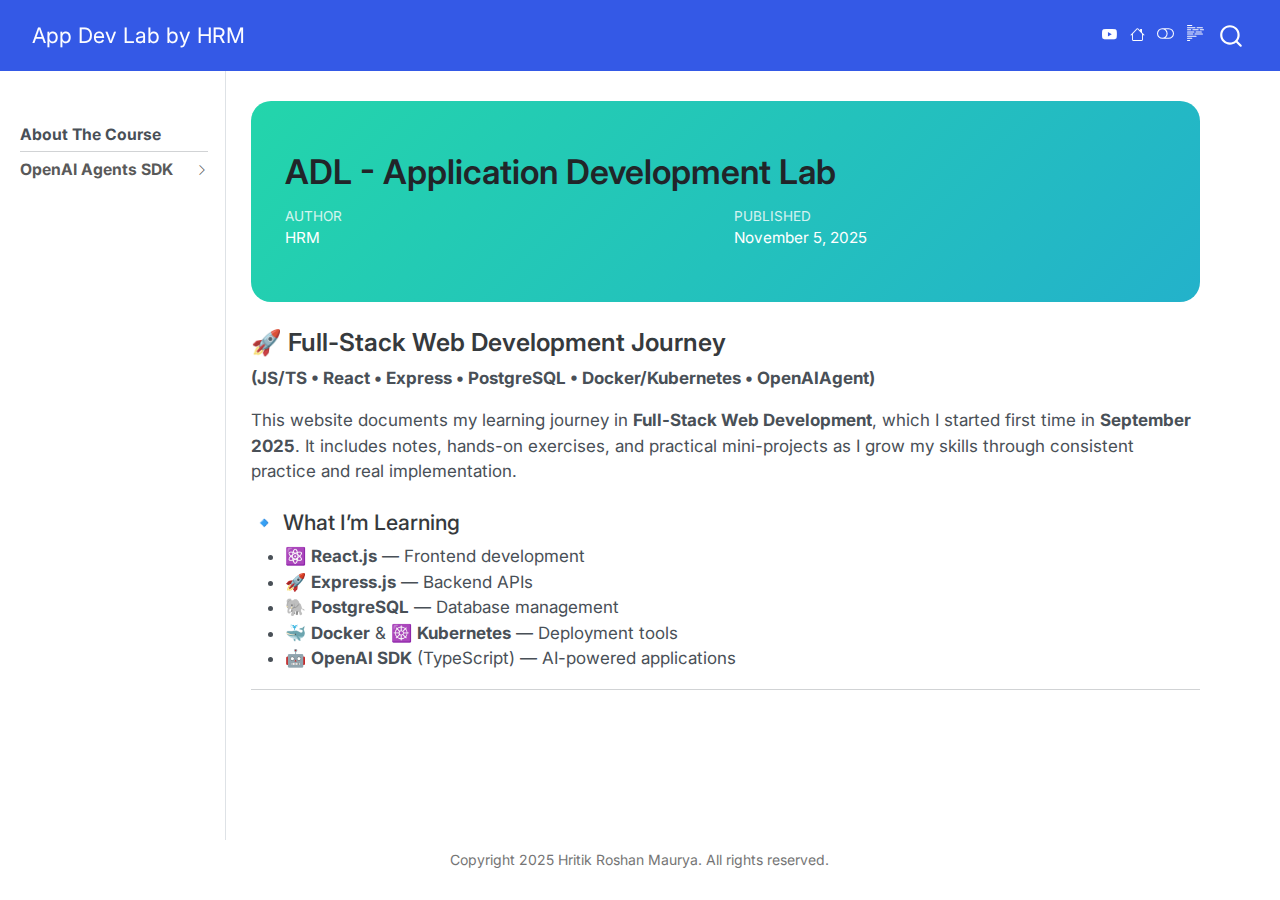
<file: adl_website/index.html>
<!DOCTYPE html>
<html xmlns="http://www.w3.org/1999/xhtml" lang="en" xml:lang="en"><head>

<meta charset="utf-8">
<meta name="generator" content="quarto-1.8.25">

<meta name="viewport" content="width=device-width, initial-scale=1.0, user-scalable=yes">

<meta name="author" content="HRM">
<meta name="dcterms.date" content="2025-11-05">

<title>ADL - Application Development Lab – App Dev Lab by HRM</title>
<style>
code{white-space: pre-wrap;}
span.smallcaps{font-variant: small-caps;}
div.columns{display: flex; gap: min(4vw, 1.5em);}
div.column{flex: auto; overflow-x: auto;}
div.hanging-indent{margin-left: 1.5em; text-indent: -1.5em;}
ul.task-list{list-style: none;}
ul.task-list li input[type="checkbox"] {
  width: 0.8em;
  margin: 0 0.8em 0.2em -1em; /* quarto-specific, see https://github.com/quarto-dev/quarto-cli/issues/4556 */ 
  vertical-align: middle;
}
</style>


<script src="site_libs/quarto-nav/quarto-nav.js"></script>
<script src="site_libs/quarto-nav/headroom.min.js"></script>
<script src="site_libs/clipboard/clipboard.min.js"></script>
<script src="site_libs/quarto-search/autocomplete.umd.js"></script>
<script src="site_libs/quarto-search/fuse.min.js"></script>
<script src="site_libs/quarto-search/quarto-search.js"></script>
<meta name="quarto:offset" content="./">
<script src="site_libs/quarto-html/quarto.js" type="module"></script>
<script src="site_libs/quarto-html/tabsets/tabsets.js" type="module"></script>
<script src="site_libs/quarto-html/axe/axe-check.js" type="module"></script>
<script src="site_libs/quarto-html/popper.min.js"></script>
<script src="site_libs/quarto-html/tippy.umd.min.js"></script>
<script src="site_libs/quarto-html/anchor.min.js"></script>
<link href="site_libs/quarto-html/tippy.css" rel="stylesheet">
<link href="site_libs/quarto-html/quarto-syntax-highlighting-065a5179aebd64318d7ea99d77b64a9e.css" rel="stylesheet" class="quarto-color-scheme" id="quarto-text-highlighting-styles">
<link href="site_libs/quarto-html/quarto-syntax-highlighting-dark-969ddfa49e00a70eb3423444dbc81f6c.css" rel="stylesheet" class="quarto-color-scheme quarto-color-alternate" id="quarto-text-highlighting-styles">
<link href="site_libs/quarto-html/quarto-syntax-highlighting-065a5179aebd64318d7ea99d77b64a9e.css" rel="stylesheet" class="quarto-color-scheme-extra" id="quarto-text-highlighting-styles">
<script src="site_libs/bootstrap/bootstrap.min.js"></script>
<link href="site_libs/bootstrap/bootstrap-icons.css" rel="stylesheet">
<link href="site_libs/bootstrap/bootstrap-6bd5c3446e5ebbce4c65202048287f89.min.css" rel="stylesheet" append-hash="true" class="quarto-color-scheme" id="quarto-bootstrap" data-mode="light">
<link href="site_libs/bootstrap/bootstrap-dark-2419ebb8dbd45729eb1377c2bb6ca195.min.css" rel="stylesheet" append-hash="true" class="quarto-color-scheme quarto-color-alternate" id="quarto-bootstrap" data-mode="dark">
<link href="site_libs/bootstrap/bootstrap-6bd5c3446e5ebbce4c65202048287f89.min.css" rel="stylesheet" append-hash="true" class="quarto-color-scheme-extra" id="quarto-bootstrap" data-mode="light">
<script id="quarto-search-options" type="application/json">{
  "location": "navbar",
  "copy-button": false,
  "collapse-after": 3,
  "panel-placement": "end",
  "type": "overlay",
  "limit": 50,
  "keyboard-shortcut": [
    "f",
    "/",
    "s"
  ],
  "show-item-context": false,
  "language": {
    "search-no-results-text": "No results",
    "search-matching-documents-text": "matching documents",
    "search-copy-link-title": "Copy link to search",
    "search-hide-matches-text": "Hide additional matches",
    "search-more-match-text": "more match in this document",
    "search-more-matches-text": "more matches in this document",
    "search-clear-button-title": "Clear",
    "search-text-placeholder": "",
    "search-detached-cancel-button-title": "Cancel",
    "search-submit-button-title": "Submit",
    "search-label": "Search"
  }
}</script>
<style>html{ scroll-behavior: smooth; }</style>


<link rel="stylesheet" href="styles.css">
</head>

<body class="nav-sidebar docked nav-fixed fullcontent quarto-light"><script id="quarto-html-before-body" type="application/javascript">
    const toggleBodyColorMode = (bsSheetEl) => {
      const mode = bsSheetEl.getAttribute("data-mode");
      const bodyEl = window.document.querySelector("body");
      if (mode === "dark") {
        bodyEl.classList.add("quarto-dark");
        bodyEl.classList.remove("quarto-light");
      } else {
        bodyEl.classList.add("quarto-light");
        bodyEl.classList.remove("quarto-dark");
      }
    }
    const toggleBodyColorPrimary = () => {
      const bsSheetEl = window.document.querySelector("link#quarto-bootstrap:not([rel=disabled-stylesheet])");
      if (bsSheetEl) {
        toggleBodyColorMode(bsSheetEl);
      }
    }
    const setColorSchemeToggle = (alternate) => {
      const toggles = window.document.querySelectorAll('.quarto-color-scheme-toggle');
      for (let i=0; i < toggles.length; i++) {
        const toggle = toggles[i];
        if (toggle) {
          if (alternate) {
            toggle.classList.add("alternate");
          } else {
            toggle.classList.remove("alternate");
          }
        }
      }
    };
    const toggleColorMode = (alternate) => {
      // Switch the stylesheets
      const primaryStylesheets = window.document.querySelectorAll('link.quarto-color-scheme:not(.quarto-color-alternate)');
      const alternateStylesheets = window.document.querySelectorAll('link.quarto-color-scheme.quarto-color-alternate');
      manageTransitions('#quarto-margin-sidebar .nav-link', false);
      if (alternate) {
        // note: dark is layered on light, we don't disable primary!
        enableStylesheet(alternateStylesheets);
        for (const sheetNode of alternateStylesheets) {
          if (sheetNode.id === "quarto-bootstrap") {
            toggleBodyColorMode(sheetNode);
          }
        }
      } else {
        disableStylesheet(alternateStylesheets);
        enableStylesheet(primaryStylesheets)
        toggleBodyColorPrimary();
      }
      manageTransitions('#quarto-margin-sidebar .nav-link', true);
      // Switch the toggles
      setColorSchemeToggle(alternate)
      // Hack to workaround the fact that safari doesn't
      // properly recolor the scrollbar when toggling (#1455)
      if (navigator.userAgent.indexOf('Safari') > 0 && navigator.userAgent.indexOf('Chrome') == -1) {
        manageTransitions("body", false);
        window.scrollTo(0, 1);
        setTimeout(() => {
          window.scrollTo(0, 0);
          manageTransitions("body", true);
        }, 40);
      }
    }
    const disableStylesheet = (stylesheets) => {
      for (let i=0; i < stylesheets.length; i++) {
        const stylesheet = stylesheets[i];
        stylesheet.rel = 'disabled-stylesheet';
      }
    }
    const enableStylesheet = (stylesheets) => {
      for (let i=0; i < stylesheets.length; i++) {
        const stylesheet = stylesheets[i];
        if(stylesheet.rel !== 'stylesheet') { // for Chrome, which will still FOUC without this check
          stylesheet.rel = 'stylesheet';
        }
      }
    }
    const manageTransitions = (selector, allowTransitions) => {
      const els = window.document.querySelectorAll(selector);
      for (let i=0; i < els.length; i++) {
        const el = els[i];
        if (allowTransitions) {
          el.classList.remove('notransition');
        } else {
          el.classList.add('notransition');
        }
      }
    }
    const isFileUrl = () => {
      return window.location.protocol === 'file:';
    }
    const hasAlternateSentinel = () => {
      let styleSentinel = getColorSchemeSentinel();
      if (styleSentinel !== null) {
        return styleSentinel === "alternate";
      } else {
        return false;
      }
    }
    const setStyleSentinel = (alternate) => {
      const value = alternate ? "alternate" : "default";
      if (!isFileUrl()) {
        window.localStorage.setItem("quarto-color-scheme", value);
      } else {
        localAlternateSentinel = value;
      }
    }
    const getColorSchemeSentinel = () => {
      if (!isFileUrl()) {
        const storageValue = window.localStorage.getItem("quarto-color-scheme");
        return storageValue != null ? storageValue : localAlternateSentinel;
      } else {
        return localAlternateSentinel;
      }
    }
    const toggleGiscusIfUsed = (isAlternate, darkModeDefault) => {
      const baseTheme = document.querySelector('#giscus-base-theme')?.value ?? 'light';
      const alternateTheme = document.querySelector('#giscus-alt-theme')?.value ?? 'dark';
      let newTheme = '';
      if(authorPrefersDark) {
        newTheme = isAlternate ? baseTheme : alternateTheme;
      } else {
        newTheme = isAlternate ? alternateTheme : baseTheme;
      }
      const changeGiscusTheme = () => {
        // From: https://github.com/giscus/giscus/issues/336
        const sendMessage = (message) => {
          const iframe = document.querySelector('iframe.giscus-frame');
          if (!iframe) return;
          iframe.contentWindow.postMessage({ giscus: message }, 'https://giscus.app');
        }
        sendMessage({
          setConfig: {
            theme: newTheme
          }
        });
      }
      const isGiscussLoaded = window.document.querySelector('iframe.giscus-frame') !== null;
      if (isGiscussLoaded) {
        changeGiscusTheme();
      }
    };
    const authorPrefersDark = false;
    const darkModeDefault = authorPrefersDark;
      document.querySelector('link#quarto-text-highlighting-styles.quarto-color-scheme-extra').rel = 'disabled-stylesheet';
      document.querySelector('link#quarto-bootstrap.quarto-color-scheme-extra').rel = 'disabled-stylesheet';
    let localAlternateSentinel = darkModeDefault ? 'alternate' : 'default';
    // Dark / light mode switch
    window.quartoToggleColorScheme = () => {
      // Read the current dark / light value
      let toAlternate = !hasAlternateSentinel();
      toggleColorMode(toAlternate);
      setStyleSentinel(toAlternate);
      toggleGiscusIfUsed(toAlternate, darkModeDefault);
      window.dispatchEvent(new Event('resize'));
    };
    // Switch to dark mode if need be
    if (hasAlternateSentinel()) {
      toggleColorMode(true);
    } else {
      toggleColorMode(false);
    }
  </script>

<div id="quarto-search-results"></div>
  <header id="quarto-header" class="headroom fixed-top">
    <nav class="navbar navbar-expand-lg " data-bs-theme="dark">
      <div class="navbar-container container-fluid">
      <div class="navbar-brand-container mx-auto">
    <a href="./index.html" class="navbar-brand navbar-brand-logo">
    </a>
    <a class="navbar-brand" href="./index.html">
    <span class="navbar-title">App Dev Lab by HRM</span>
    </a>
  </div>
        <div class="quarto-navbar-tools tools-wide tools-end">
    <a href="https://www.youtube.com/@deepinside333hrm" title="" class="quarto-navigation-tool px-1" aria-label="" target="_blank"><i class="bi bi-youtube"></i></a>
    <a href="https://hrmiitm.github.io" title="" class="quarto-navigation-tool px-1" aria-label="" target="_blank"><i class="bi bi-house"></i></a>
  <a href="" class="quarto-color-scheme-toggle quarto-navigation-tool  px-1" onclick="window.quartoToggleColorScheme(); return false;" title="Toggle dark mode"><i class="bi"></i></a>
  <a href="" class="quarto-reader-toggle quarto-navigation-tool px-1" onclick="window.quartoToggleReader(); return false;" title="Toggle reader mode">
  <div class="quarto-reader-toggle-btn">
  <i class="bi"></i>
  </div>
</a>
</div>
          <div id="quarto-search" class="" title="Search"></div>
      </div> <!-- /container-fluid -->
    </nav>
  <nav class="quarto-secondary-nav">
    <div class="container-fluid d-flex">
      <button type="button" class="quarto-btn-toggle btn" data-bs-toggle="collapse" role="button" data-bs-target=".quarto-sidebar-collapse-item" aria-controls="quarto-sidebar" aria-expanded="false" aria-label="Toggle sidebar navigation" onclick="if (window.quartoToggleHeadroom) { window.quartoToggleHeadroom(); }">
        <i class="bi bi-layout-text-sidebar-reverse"></i>
      </button>
        <a class="flex-grow-1 no-decor" role="navigation" data-bs-toggle="collapse" data-bs-target=".quarto-sidebar-collapse-item" aria-controls="quarto-sidebar" aria-expanded="false" aria-label="Toggle sidebar navigation" onclick="if (window.quartoToggleHeadroom) { window.quartoToggleHeadroom(); }">      
          <h1 class="quarto-secondary-nav-title">ADL - Application Development Lab</h1>
        </a>     
    </div>
  </nav>
</header>
<!-- content -->
<div id="quarto-content" class="quarto-container page-columns page-rows-contents page-layout-article page-navbar">
<!-- sidebar -->
  <nav id="quarto-sidebar" class="sidebar collapse collapse-horizontal quarto-sidebar-collapse-item sidebar-navigation docked overflow-auto">
    <div class="pt-lg-2 mt-2 text-left sidebar-header">
      <a href="./index.html" class="sidebar-logo-link">
      </a>
      </div>
    <div class="sidebar-menu-container"> 
    <ul class="list-unstyled mt-1">
        <li class="sidebar-item">
  <div class="sidebar-item-container"> 
  <a href="./index.html" class="sidebar-item-text sidebar-link active">
 <span class="menu-text"><strong>About The Course</strong></span></a>
  </div>
</li>
        <li class="px-0"><hr class="sidebar-divider hi "></li>
        <li class="sidebar-item sidebar-item-section">
      <div class="sidebar-item-container"> 
            <a class="sidebar-item-text sidebar-link text-start collapsed" data-bs-toggle="collapse" data-bs-target="#quarto-sidebar-section-1" role="navigation" aria-expanded="false">
 <span class="menu-text"><strong>OpenAI Agents SDK</strong></span></a>
          <a class="sidebar-item-toggle text-start collapsed" data-bs-toggle="collapse" data-bs-target="#quarto-sidebar-section-1" role="navigation" aria-expanded="false" aria-label="Toggle section">
            <i class="bi bi-chevron-right ms-2"></i>
          </a> 
      </div>
      <ul id="quarto-sidebar-section-1" class="collapse list-unstyled sidebar-section depth1 ">  
          <li class="sidebar-item">
  <div class="sidebar-item-container"> 
  <a href="./OpenAiAgentSDK/1_intro.html" class="sidebar-item-text sidebar-link">
 <span class="menu-text">Intro</span></a>
  </div>
</li>
      </ul>
  </li>
    </ul>
    </div>
</nav>
<div id="quarto-sidebar-glass" class="quarto-sidebar-collapse-item" data-bs-toggle="collapse" data-bs-target=".quarto-sidebar-collapse-item"></div>
<!-- margin-sidebar -->
    
<!-- main -->
<main class="content" id="quarto-document-content">


<header id="title-block-header" class="quarto-title-block default">
<div class="quarto-title">
<h1 class="title d-none d-lg-block">ADL - Application Development Lab</h1>
</div>



<div class="quarto-title-meta">

    <div>
    <div class="quarto-title-meta-heading">Author</div>
    <div class="quarto-title-meta-contents">
             <p>HRM </p>
          </div>
  </div>
    
    <div>
    <div class="quarto-title-meta-heading">Published</div>
    <div class="quarto-title-meta-contents">
      <p class="date">November 5, 2025</p>
    </div>
  </div>
  
    
  </div>
  


</header>


<section id="full-stack-web-development-journey" class="level3">
<h3 class="anchored" data-anchor-id="full-stack-web-development-journey">🚀 Full-Stack Web Development Journey</h3>
<p><strong>(JS/TS • React • Express • PostgreSQL • Docker/Kubernetes • OpenAIAgent)</strong></p>
<p>This website documents my learning journey in <strong>Full-Stack Web Development</strong>, which I started first time in <strong>September 2025</strong>. It includes notes, hands-on exercises, and practical mini-projects as I grow my skills through consistent practice and real implementation.</p>
<section id="what-im-learning" class="level4">
<h4 class="anchored" data-anchor-id="what-im-learning">🔹 What I’m Learning</h4>
<ul>
<li>⚛️ <strong>React.js</strong> — Frontend development</li>
<li>🚀 <strong>Express.js</strong> — Backend APIs</li>
<li>🐘 <strong>PostgreSQL</strong> — Database management</li>
<li>🐳 <strong>Docker</strong> &amp; ☸️ <strong>Kubernetes</strong> — Deployment tools</li>
<li>🤖 <strong>OpenAI SDK</strong> (TypeScript) — AI-powered applications</li>
</ul>
<hr>


</section>
</section>

</main> <!-- /main -->
<script id="quarto-html-after-body" type="application/javascript">
  window.document.addEventListener("DOMContentLoaded", function (event) {
    // Ensure there is a toggle, if there isn't float one in the top right
    if (window.document.querySelector('.quarto-color-scheme-toggle') === null) {
      const a = window.document.createElement('a');
      a.classList.add('top-right');
      a.classList.add('quarto-color-scheme-toggle');
      a.href = "";
      a.onclick = function() { try { window.quartoToggleColorScheme(); } catch {} return false; };
      const i = window.document.createElement("i");
      i.classList.add('bi');
      a.appendChild(i);
      window.document.body.appendChild(a);
    }
    setColorSchemeToggle(hasAlternateSentinel())
    const icon = "";
    const anchorJS = new window.AnchorJS();
    anchorJS.options = {
      placement: 'right',
      icon: icon
    };
    anchorJS.add('.anchored');
    const isCodeAnnotation = (el) => {
      for (const clz of el.classList) {
        if (clz.startsWith('code-annotation-')) {                     
          return true;
        }
      }
      return false;
    }
    const onCopySuccess = function(e) {
      // button target
      const button = e.trigger;
      // don't keep focus
      button.blur();
      // flash "checked"
      button.classList.add('code-copy-button-checked');
      var currentTitle = button.getAttribute("title");
      button.setAttribute("title", "Copied!");
      let tooltip;
      if (window.bootstrap) {
        button.setAttribute("data-bs-toggle", "tooltip");
        button.setAttribute("data-bs-placement", "left");
        button.setAttribute("data-bs-title", "Copied!");
        tooltip = new bootstrap.Tooltip(button, 
          { trigger: "manual", 
            customClass: "code-copy-button-tooltip",
            offset: [0, -8]});
        tooltip.show();    
      }
      setTimeout(function() {
        if (tooltip) {
          tooltip.hide();
          button.removeAttribute("data-bs-title");
          button.removeAttribute("data-bs-toggle");
          button.removeAttribute("data-bs-placement");
        }
        button.setAttribute("title", currentTitle);
        button.classList.remove('code-copy-button-checked');
      }, 1000);
      // clear code selection
      e.clearSelection();
    }
    const getTextToCopy = function(trigger) {
      const outerScaffold = trigger.parentElement.cloneNode(true);
      const codeEl = outerScaffold.querySelector('code');
      for (const childEl of codeEl.children) {
        if (isCodeAnnotation(childEl)) {
          childEl.remove();
        }
      }
      return codeEl.innerText;
    }
    const clipboard = new window.ClipboardJS('.code-copy-button:not([data-in-quarto-modal])', {
      text: getTextToCopy
    });
    clipboard.on('success', onCopySuccess);
    if (window.document.getElementById('quarto-embedded-source-code-modal')) {
      const clipboardModal = new window.ClipboardJS('.code-copy-button[data-in-quarto-modal]', {
        text: getTextToCopy,
        container: window.document.getElementById('quarto-embedded-source-code-modal')
      });
      clipboardModal.on('success', onCopySuccess);
    }
      var localhostRegex = new RegExp(/^(?:http|https):\/\/localhost\:?[0-9]*\//);
      var mailtoRegex = new RegExp(/^mailto:/);
        var filterRegex = new RegExp('/' + window.location.host + '/');
      var isInternal = (href) => {
          return filterRegex.test(href) || localhostRegex.test(href) || mailtoRegex.test(href);
      }
      // Inspect non-navigation links and adorn them if external
     var links = window.document.querySelectorAll('a[href]:not(.nav-link):not(.navbar-brand):not(.toc-action):not(.sidebar-link):not(.sidebar-item-toggle):not(.pagination-link):not(.no-external):not([aria-hidden]):not(.dropdown-item):not(.quarto-navigation-tool):not(.about-link)');
      for (var i=0; i<links.length; i++) {
        const link = links[i];
        if (!isInternal(link.href)) {
          // undo the damage that might have been done by quarto-nav.js in the case of
          // links that we want to consider external
          if (link.dataset.originalHref !== undefined) {
            link.href = link.dataset.originalHref;
          }
        }
      }
    function tippyHover(el, contentFn, onTriggerFn, onUntriggerFn) {
      const config = {
        allowHTML: true,
        maxWidth: 500,
        delay: 100,
        arrow: false,
        appendTo: function(el) {
            return el.parentElement;
        },
        interactive: true,
        interactiveBorder: 10,
        theme: 'quarto',
        placement: 'bottom-start',
      };
      if (contentFn) {
        config.content = contentFn;
      }
      if (onTriggerFn) {
        config.onTrigger = onTriggerFn;
      }
      if (onUntriggerFn) {
        config.onUntrigger = onUntriggerFn;
      }
      window.tippy(el, config); 
    }
    const noterefs = window.document.querySelectorAll('a[role="doc-noteref"]');
    for (var i=0; i<noterefs.length; i++) {
      const ref = noterefs[i];
      tippyHover(ref, function() {
        // use id or data attribute instead here
        let href = ref.getAttribute('data-footnote-href') || ref.getAttribute('href');
        try { href = new URL(href).hash; } catch {}
        const id = href.replace(/^#\/?/, "");
        const note = window.document.getElementById(id);
        if (note) {
          return note.innerHTML;
        } else {
          return "";
        }
      });
    }
    const xrefs = window.document.querySelectorAll('a.quarto-xref');
    const processXRef = (id, note) => {
      // Strip column container classes
      const stripColumnClz = (el) => {
        el.classList.remove("page-full", "page-columns");
        if (el.children) {
          for (const child of el.children) {
            stripColumnClz(child);
          }
        }
      }
      stripColumnClz(note)
      if (id === null || id.startsWith('sec-')) {
        // Special case sections, only their first couple elements
        const container = document.createElement("div");
        if (note.children && note.children.length > 2) {
          container.appendChild(note.children[0].cloneNode(true));
          for (let i = 1; i < note.children.length; i++) {
            const child = note.children[i];
            if (child.tagName === "P" && child.innerText === "") {
              continue;
            } else {
              container.appendChild(child.cloneNode(true));
              break;
            }
          }
          if (window.Quarto?.typesetMath) {
            window.Quarto.typesetMath(container);
          }
          return container.innerHTML
        } else {
          if (window.Quarto?.typesetMath) {
            window.Quarto.typesetMath(note);
          }
          return note.innerHTML;
        }
      } else {
        // Remove any anchor links if they are present
        const anchorLink = note.querySelector('a.anchorjs-link');
        if (anchorLink) {
          anchorLink.remove();
        }
        if (window.Quarto?.typesetMath) {
          window.Quarto.typesetMath(note);
        }
        if (note.classList.contains("callout")) {
          return note.outerHTML;
        } else {
          return note.innerHTML;
        }
      }
    }
    for (var i=0; i<xrefs.length; i++) {
      const xref = xrefs[i];
      tippyHover(xref, undefined, function(instance) {
        instance.disable();
        let url = xref.getAttribute('href');
        let hash = undefined; 
        if (url.startsWith('#')) {
          hash = url;
        } else {
          try { hash = new URL(url).hash; } catch {}
        }
        if (hash) {
          const id = hash.replace(/^#\/?/, "");
          const note = window.document.getElementById(id);
          if (note !== null) {
            try {
              const html = processXRef(id, note.cloneNode(true));
              instance.setContent(html);
            } finally {
              instance.enable();
              instance.show();
            }
          } else {
            // See if we can fetch this
            fetch(url.split('#')[0])
            .then(res => res.text())
            .then(html => {
              const parser = new DOMParser();
              const htmlDoc = parser.parseFromString(html, "text/html");
              const note = htmlDoc.getElementById(id);
              if (note !== null) {
                const html = processXRef(id, note);
                instance.setContent(html);
              } 
            }).finally(() => {
              instance.enable();
              instance.show();
            });
          }
        } else {
          // See if we can fetch a full url (with no hash to target)
          // This is a special case and we should probably do some content thinning / targeting
          fetch(url)
          .then(res => res.text())
          .then(html => {
            const parser = new DOMParser();
            const htmlDoc = parser.parseFromString(html, "text/html");
            const note = htmlDoc.querySelector('main.content');
            if (note !== null) {
              // This should only happen for chapter cross references
              // (since there is no id in the URL)
              // remove the first header
              if (note.children.length > 0 && note.children[0].tagName === "HEADER") {
                note.children[0].remove();
              }
              const html = processXRef(null, note);
              instance.setContent(html);
            } 
          }).finally(() => {
            instance.enable();
            instance.show();
          });
        }
      }, function(instance) {
      });
    }
        let selectedAnnoteEl;
        const selectorForAnnotation = ( cell, annotation) => {
          let cellAttr = 'data-code-cell="' + cell + '"';
          let lineAttr = 'data-code-annotation="' +  annotation + '"';
          const selector = 'span[' + cellAttr + '][' + lineAttr + ']';
          return selector;
        }
        const selectCodeLines = (annoteEl) => {
          const doc = window.document;
          const targetCell = annoteEl.getAttribute("data-target-cell");
          const targetAnnotation = annoteEl.getAttribute("data-target-annotation");
          const annoteSpan = window.document.querySelector(selectorForAnnotation(targetCell, targetAnnotation));
          const lines = annoteSpan.getAttribute("data-code-lines").split(",");
          const lineIds = lines.map((line) => {
            return targetCell + "-" + line;
          })
          let top = null;
          let height = null;
          let parent = null;
          if (lineIds.length > 0) {
              //compute the position of the single el (top and bottom and make a div)
              const el = window.document.getElementById(lineIds[0]);
              top = el.offsetTop;
              height = el.offsetHeight;
              parent = el.parentElement.parentElement;
            if (lineIds.length > 1) {
              const lastEl = window.document.getElementById(lineIds[lineIds.length - 1]);
              const bottom = lastEl.offsetTop + lastEl.offsetHeight;
              height = bottom - top;
            }
            if (top !== null && height !== null && parent !== null) {
              // cook up a div (if necessary) and position it 
              let div = window.document.getElementById("code-annotation-line-highlight");
              if (div === null) {
                div = window.document.createElement("div");
                div.setAttribute("id", "code-annotation-line-highlight");
                div.style.position = 'absolute';
                parent.appendChild(div);
              }
              div.style.top = top - 2 + "px";
              div.style.height = height + 4 + "px";
              div.style.left = 0;
              let gutterDiv = window.document.getElementById("code-annotation-line-highlight-gutter");
              if (gutterDiv === null) {
                gutterDiv = window.document.createElement("div");
                gutterDiv.setAttribute("id", "code-annotation-line-highlight-gutter");
                gutterDiv.style.position = 'absolute';
                const codeCell = window.document.getElementById(targetCell);
                const gutter = codeCell.querySelector('.code-annotation-gutter');
                gutter.appendChild(gutterDiv);
              }
              gutterDiv.style.top = top - 2 + "px";
              gutterDiv.style.height = height + 4 + "px";
            }
            selectedAnnoteEl = annoteEl;
          }
        };
        const unselectCodeLines = () => {
          const elementsIds = ["code-annotation-line-highlight", "code-annotation-line-highlight-gutter"];
          elementsIds.forEach((elId) => {
            const div = window.document.getElementById(elId);
            if (div) {
              div.remove();
            }
          });
          selectedAnnoteEl = undefined;
        };
          // Handle positioning of the toggle
      window.addEventListener(
        "resize",
        throttle(() => {
          elRect = undefined;
          if (selectedAnnoteEl) {
            selectCodeLines(selectedAnnoteEl);
          }
        }, 10)
      );
      function throttle(fn, ms) {
      let throttle = false;
      let timer;
        return (...args) => {
          if(!throttle) { // first call gets through
              fn.apply(this, args);
              throttle = true;
          } else { // all the others get throttled
              if(timer) clearTimeout(timer); // cancel #2
              timer = setTimeout(() => {
                fn.apply(this, args);
                timer = throttle = false;
              }, ms);
          }
        };
      }
        // Attach click handler to the DT
        const annoteDls = window.document.querySelectorAll('dt[data-target-cell]');
        for (const annoteDlNode of annoteDls) {
          annoteDlNode.addEventListener('click', (event) => {
            const clickedEl = event.target;
            if (clickedEl !== selectedAnnoteEl) {
              unselectCodeLines();
              const activeEl = window.document.querySelector('dt[data-target-cell].code-annotation-active');
              if (activeEl) {
                activeEl.classList.remove('code-annotation-active');
              }
              selectCodeLines(clickedEl);
              clickedEl.classList.add('code-annotation-active');
            } else {
              // Unselect the line
              unselectCodeLines();
              clickedEl.classList.remove('code-annotation-active');
            }
          });
        }
    const findCites = (el) => {
      const parentEl = el.parentElement;
      if (parentEl) {
        const cites = parentEl.dataset.cites;
        if (cites) {
          return {
            el,
            cites: cites.split(' ')
          };
        } else {
          return findCites(el.parentElement)
        }
      } else {
        return undefined;
      }
    };
    var bibliorefs = window.document.querySelectorAll('a[role="doc-biblioref"]');
    for (var i=0; i<bibliorefs.length; i++) {
      const ref = bibliorefs[i];
      const citeInfo = findCites(ref);
      if (citeInfo) {
        tippyHover(citeInfo.el, function() {
          var popup = window.document.createElement('div');
          citeInfo.cites.forEach(function(cite) {
            var citeDiv = window.document.createElement('div');
            citeDiv.classList.add('hanging-indent');
            citeDiv.classList.add('csl-entry');
            var biblioDiv = window.document.getElementById('ref-' + cite);
            if (biblioDiv) {
              citeDiv.innerHTML = biblioDiv.innerHTML;
            }
            popup.appendChild(citeDiv);
          });
          return popup.innerHTML;
        });
      }
    }
  });
  </script>
</div> <!-- /content -->
<footer class="footer">
  <div class="nav-footer">
    <div class="nav-footer-left">
      &nbsp;
    </div>   
    <div class="nav-footer-center">
<p>Copyright 2025 Hritik Roshan Maurya. All rights reserved.</p>
</div>
    <div class="nav-footer-right">
      &nbsp;
    </div>
  </div>
</footer>




<script src="site_libs/quarto-html/zenscroll-min.js"></script>
</body></html>
</file>
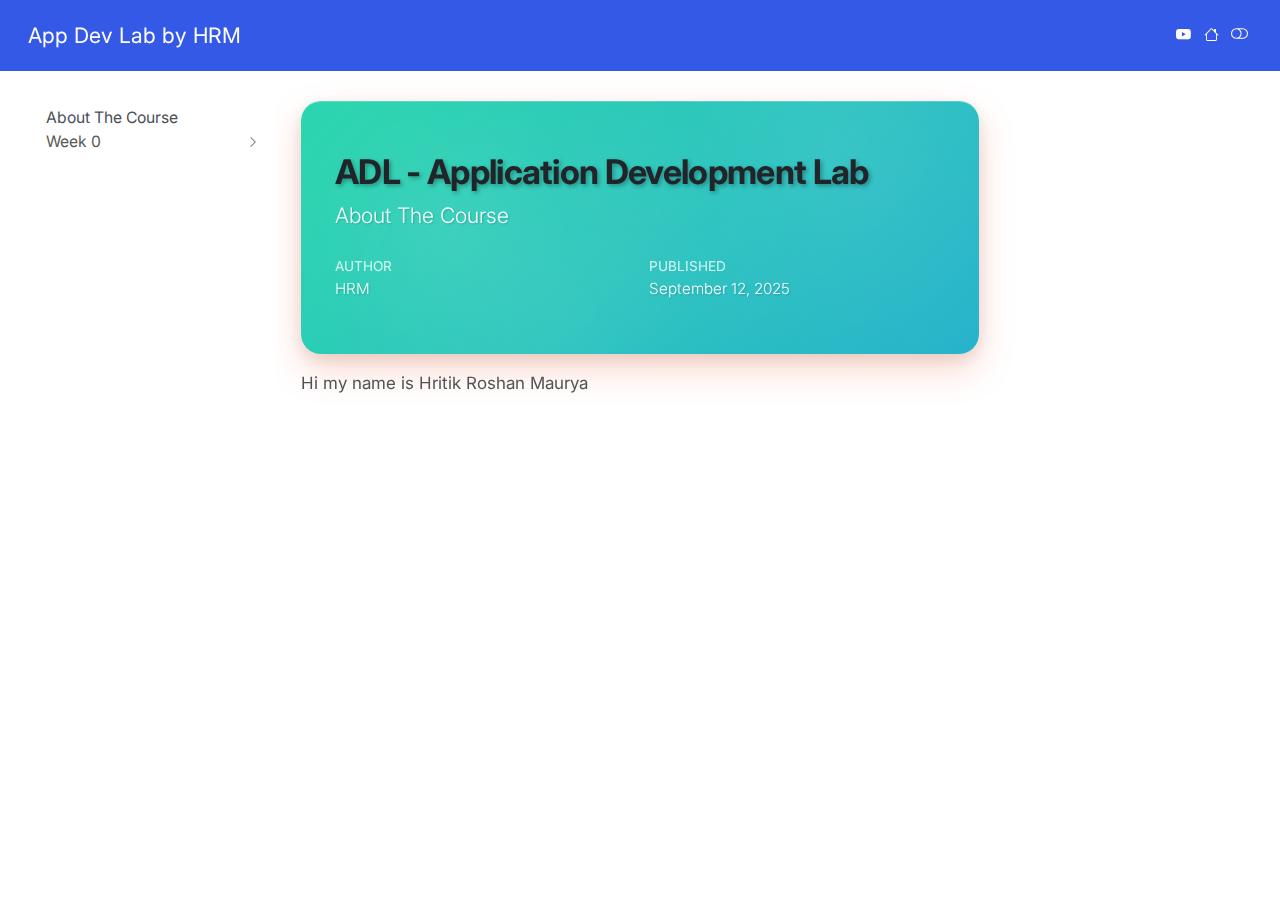
<file: docs/index.html>
<!DOCTYPE html>
<html xmlns="http://www.w3.org/1999/xhtml" lang="en" xml:lang="en"><head>

<meta charset="utf-8">
<meta name="generator" content="quarto-1.7.33">

<meta name="viewport" content="width=device-width, initial-scale=1.0, user-scalable=yes">

<meta name="author" content="HRM">
<meta name="dcterms.date" content="2025-09-12">

<title>ADL - Application Development Lab – App Dev Lab by HRM</title>
<style>
code{white-space: pre-wrap;}
span.smallcaps{font-variant: small-caps;}
div.columns{display: flex; gap: min(4vw, 1.5em);}
div.column{flex: auto; overflow-x: auto;}
div.hanging-indent{margin-left: 1.5em; text-indent: -1.5em;}
ul.task-list{list-style: none;}
ul.task-list li input[type="checkbox"] {
  width: 0.8em;
  margin: 0 0.8em 0.2em -1em; /* quarto-specific, see https://github.com/quarto-dev/quarto-cli/issues/4556 */ 
  vertical-align: middle;
}
</style>


<script src="site_libs/quarto-nav/quarto-nav.js"></script>
<script src="site_libs/quarto-nav/headroom.min.js"></script>
<script src="site_libs/clipboard/clipboard.min.js"></script>
<script src="site_libs/quarto-html/quarto.js" type="module"></script>
<script src="site_libs/quarto-html/tabsets/tabsets.js" type="module"></script>
<script src="site_libs/quarto-html/popper.min.js"></script>
<script src="site_libs/quarto-html/tippy.umd.min.js"></script>
<script src="site_libs/quarto-html/anchor.min.js"></script>
<link href="site_libs/quarto-html/tippy.css" rel="stylesheet">
<link href="site_libs/quarto-html/quarto-syntax-highlighting-59898bd1c6b9d2bb783127feaa000c76.css" rel="stylesheet" class="quarto-color-scheme" id="quarto-text-highlighting-styles">
<link href="site_libs/quarto-html/quarto-syntax-highlighting-dark-d329e753491efaeac79c98c4b193a686.css" rel="stylesheet" class="quarto-color-scheme quarto-color-alternate" id="quarto-text-highlighting-styles">
<link href="site_libs/quarto-html/quarto-syntax-highlighting-59898bd1c6b9d2bb783127feaa000c76.css" rel="stylesheet" class="quarto-color-scheme-extra" id="quarto-text-highlighting-styles">
<script src="site_libs/bootstrap/bootstrap.min.js"></script>
<link href="site_libs/bootstrap/bootstrap-icons.css" rel="stylesheet">
<link href="site_libs/bootstrap/bootstrap-10e20c7751c121ecb33589c3db960245.min.css" rel="stylesheet" append-hash="true" class="quarto-color-scheme" id="quarto-bootstrap" data-mode="light">
<link href="site_libs/bootstrap/bootstrap-dark-43dbdec085e2ef7b0f9247a09d8e61a7.min.css" rel="stylesheet" append-hash="true" class="quarto-color-scheme quarto-color-alternate" id="quarto-bootstrap" data-mode="light">
<link href="site_libs/bootstrap/bootstrap-10e20c7751c121ecb33589c3db960245.min.css" rel="stylesheet" append-hash="true" class="quarto-color-scheme-extra" id="quarto-bootstrap" data-mode="light">
<script id="quarto-search-options" type="application/json">{
  "language": {
    "search-no-results-text": "No results",
    "search-matching-documents-text": "matching documents",
    "search-copy-link-title": "Copy link to search",
    "search-hide-matches-text": "Hide additional matches",
    "search-more-match-text": "more match in this document",
    "search-more-matches-text": "more matches in this document",
    "search-clear-button-title": "Clear",
    "search-text-placeholder": "",
    "search-detached-cancel-button-title": "Cancel",
    "search-submit-button-title": "Submit",
    "search-label": "Search"
  }
}</script>
<style>html{ scroll-behavior: smooth; }</style>


<link rel="stylesheet" href="styles.css">
</head>

<body class="nav-sidebar floating nav-fixed quarto-light"><script id="quarto-html-before-body" type="application/javascript">
    const toggleBodyColorMode = (bsSheetEl) => {
      const mode = bsSheetEl.getAttribute("data-mode");
      const bodyEl = window.document.querySelector("body");
      if (mode === "dark") {
        bodyEl.classList.add("quarto-dark");
        bodyEl.classList.remove("quarto-light");
      } else {
        bodyEl.classList.add("quarto-light");
        bodyEl.classList.remove("quarto-dark");
      }
    }
    const toggleBodyColorPrimary = () => {
      const bsSheetEl = window.document.querySelector("link#quarto-bootstrap:not([rel=disabled-stylesheet])");
      if (bsSheetEl) {
        toggleBodyColorMode(bsSheetEl);
      }
    }
    const setColorSchemeToggle = (alternate) => {
      const toggles = window.document.querySelectorAll('.quarto-color-scheme-toggle');
      for (let i=0; i < toggles.length; i++) {
        const toggle = toggles[i];
        if (toggle) {
          if (alternate) {
            toggle.classList.add("alternate");
          } else {
            toggle.classList.remove("alternate");
          }
        }
      }
    };
    const toggleColorMode = (alternate) => {
      // Switch the stylesheets
      const primaryStylesheets = window.document.querySelectorAll('link.quarto-color-scheme:not(.quarto-color-alternate)');
      const alternateStylesheets = window.document.querySelectorAll('link.quarto-color-scheme.quarto-color-alternate');
      manageTransitions('#quarto-margin-sidebar .nav-link', false);
      if (alternate) {
        // note: dark is layered on light, we don't disable primary!
        enableStylesheet(alternateStylesheets);
        for (const sheetNode of alternateStylesheets) {
          if (sheetNode.id === "quarto-bootstrap") {
            toggleBodyColorMode(sheetNode);
          }
        }
      } else {
        disableStylesheet(alternateStylesheets);
        enableStylesheet(primaryStylesheets)
        toggleBodyColorPrimary();
      }
      manageTransitions('#quarto-margin-sidebar .nav-link', true);
      // Switch the toggles
      setColorSchemeToggle(alternate)
      // Hack to workaround the fact that safari doesn't
      // properly recolor the scrollbar when toggling (#1455)
      if (navigator.userAgent.indexOf('Safari') > 0 && navigator.userAgent.indexOf('Chrome') == -1) {
        manageTransitions("body", false);
        window.scrollTo(0, 1);
        setTimeout(() => {
          window.scrollTo(0, 0);
          manageTransitions("body", true);
        }, 40);
      }
    }
    const disableStylesheet = (stylesheets) => {
      for (let i=0; i < stylesheets.length; i++) {
        const stylesheet = stylesheets[i];
        stylesheet.rel = 'disabled-stylesheet';
      }
    }
    const enableStylesheet = (stylesheets) => {
      for (let i=0; i < stylesheets.length; i++) {
        const stylesheet = stylesheets[i];
        if(stylesheet.rel !== 'stylesheet') { // for Chrome, which will still FOUC without this check
          stylesheet.rel = 'stylesheet';
        }
      }
    }
    const manageTransitions = (selector, allowTransitions) => {
      const els = window.document.querySelectorAll(selector);
      for (let i=0; i < els.length; i++) {
        const el = els[i];
        if (allowTransitions) {
          el.classList.remove('notransition');
        } else {
          el.classList.add('notransition');
        }
      }
    }
    const isFileUrl = () => {
      return window.location.protocol === 'file:';
    }
    const hasAlternateSentinel = () => {
      let styleSentinel = getColorSchemeSentinel();
      if (styleSentinel !== null) {
        return styleSentinel === "alternate";
      } else {
        return false;
      }
    }
    const setStyleSentinel = (alternate) => {
      const value = alternate ? "alternate" : "default";
      if (!isFileUrl()) {
        window.localStorage.setItem("quarto-color-scheme", value);
      } else {
        localAlternateSentinel = value;
      }
    }
    const getColorSchemeSentinel = () => {
      if (!isFileUrl()) {
        const storageValue = window.localStorage.getItem("quarto-color-scheme");
        return storageValue != null ? storageValue : localAlternateSentinel;
      } else {
        return localAlternateSentinel;
      }
    }
    const toggleGiscusIfUsed = (isAlternate, darkModeDefault) => {
      const baseTheme = document.querySelector('#giscus-base-theme')?.value ?? 'light';
      const alternateTheme = document.querySelector('#giscus-alt-theme')?.value ?? 'dark';
      let newTheme = '';
      if(authorPrefersDark) {
        newTheme = isAlternate ? baseTheme : alternateTheme;
      } else {
        newTheme = isAlternate ? alternateTheme : baseTheme;
      }
      const changeGiscusTheme = () => {
        // From: https://github.com/giscus/giscus/issues/336
        const sendMessage = (message) => {
          const iframe = document.querySelector('iframe.giscus-frame');
          if (!iframe) return;
          iframe.contentWindow.postMessage({ giscus: message }, 'https://giscus.app');
        }
        sendMessage({
          setConfig: {
            theme: newTheme
          }
        });
      }
      const isGiscussLoaded = window.document.querySelector('iframe.giscus-frame') !== null;
      if (isGiscussLoaded) {
        changeGiscusTheme();
      }
    };
    const authorPrefersDark = false;
    const darkModeDefault = authorPrefersDark;
      document.querySelector('link#quarto-text-highlighting-styles.quarto-color-scheme-extra').rel = 'disabled-stylesheet';
      document.querySelector('link#quarto-bootstrap.quarto-color-scheme-extra').rel = 'disabled-stylesheet';
    let localAlternateSentinel = darkModeDefault ? 'alternate' : 'default';
    // Dark / light mode switch
    window.quartoToggleColorScheme = () => {
      // Read the current dark / light value
      let toAlternate = !hasAlternateSentinel();
      toggleColorMode(toAlternate);
      setStyleSentinel(toAlternate);
      toggleGiscusIfUsed(toAlternate, darkModeDefault);
      window.dispatchEvent(new Event('resize'));
    };
    // Switch to dark mode if need be
    if (hasAlternateSentinel()) {
      toggleColorMode(true);
    } else {
      toggleColorMode(false);
    }
  </script>

<div id="quarto-search-results"></div>
  <header id="quarto-header" class="headroom fixed-top">
    <nav class="navbar navbar-expand-lg " data-bs-theme="dark">
      <div class="navbar-container container-fluid">
      <div class="navbar-brand-container mx-auto">
    <a class="navbar-brand" href="./index.html">
    <span class="navbar-title">App Dev Lab by HRM</span>
    </a>
  </div>
        <div class="quarto-navbar-tools tools-wide tools-end">
    <a href="https://www.youtube.com/@deepinside333hrm" title="" class="quarto-navigation-tool px-1" aria-label="" target="_blank"><i class="bi bi-youtube"></i></a>
    <a href="https://hrmiitm.github.io" title="" class="quarto-navigation-tool px-1" aria-label=""><i class="bi bi-house"></i></a>
  <a href="" class="quarto-color-scheme-toggle quarto-navigation-tool  px-1" onclick="window.quartoToggleColorScheme(); return false;" title="Toggle dark mode"><i class="bi"></i></a>
</div>
      </div> <!-- /container-fluid -->
    </nav>
  <nav class="quarto-secondary-nav">
    <div class="container-fluid d-flex">
      <button type="button" class="quarto-btn-toggle btn" data-bs-toggle="collapse" role="button" data-bs-target=".quarto-sidebar-collapse-item" aria-controls="quarto-sidebar" aria-expanded="false" aria-label="Toggle sidebar navigation" onclick="if (window.quartoToggleHeadroom) { window.quartoToggleHeadroom(); }">
        <i class="bi bi-layout-text-sidebar-reverse"></i>
      </button>
        <nav class="quarto-page-breadcrumbs" aria-label="breadcrumb"><ol class="breadcrumb"><li class="breadcrumb-item"><a href="./index.html">About The Course</a></li></ol></nav>
        <a class="flex-grow-1" role="navigation" data-bs-toggle="collapse" data-bs-target=".quarto-sidebar-collapse-item" aria-controls="quarto-sidebar" aria-expanded="false" aria-label="Toggle sidebar navigation" onclick="if (window.quartoToggleHeadroom) { window.quartoToggleHeadroom(); }">      
        </a>
    </div>
  </nav>
</header>
<!-- content -->
<div id="quarto-content" class="quarto-container page-columns page-rows-contents page-layout-article page-navbar">
<!-- sidebar -->
  <nav id="quarto-sidebar" class="sidebar collapse collapse-horizontal quarto-sidebar-collapse-item sidebar-navigation floating overflow-auto">
    <div class="sidebar-menu-container"> 
    <ul class="list-unstyled mt-1">
        <li class="sidebar-item">
  <div class="sidebar-item-container"> 
  <a href="./index.html" class="sidebar-item-text sidebar-link active">
 <span class="menu-text">About The Course</span></a>
  </div>
</li>
        <li class="sidebar-item sidebar-item-section">
      <div class="sidebar-item-container"> 
            <a class="sidebar-item-text sidebar-link text-start collapsed" data-bs-toggle="collapse" data-bs-target="#quarto-sidebar-section-1" role="navigation" aria-expanded="false">
 <span class="menu-text">Week 0</span></a>
          <a class="sidebar-item-toggle text-start collapsed" data-bs-toggle="collapse" data-bs-target="#quarto-sidebar-section-1" role="navigation" aria-expanded="false" aria-label="Toggle section">
            <i class="bi bi-chevron-right ms-2"></i>
          </a> 
      </div>
      <ul id="quarto-sidebar-section-1" class="collapse list-unstyled sidebar-section depth1 ">  
          <li class="sidebar-item sidebar-item-section">
      <div class="sidebar-item-container"> 
            <a class="sidebar-item-text sidebar-link text-start collapsed" data-bs-toggle="collapse" data-bs-target="#quarto-sidebar-section-2" role="navigation" aria-expanded="false">
 <span class="menu-text">10 Days Of JS</span></a>
          <a class="sidebar-item-toggle text-start collapsed" data-bs-toggle="collapse" data-bs-target="#quarto-sidebar-section-2" role="navigation" aria-expanded="false" aria-label="Toggle section">
            <i class="bi bi-chevron-right ms-2"></i>
          </a> 
      </div>
      <ul id="quarto-sidebar-section-2" class="collapse list-unstyled sidebar-section depth2 ">  
          <li class="sidebar-item">
  <div class="sidebar-item-container"> 
  <a href="./W0/JS/DAY_1.html" class="sidebar-item-text sidebar-link">
 <span class="menu-text">Day-1</span></a>
  </div>
</li>
          <li class="sidebar-item">
  <div class="sidebar-item-container"> 
  <a href="./W0/JS/DAY_2.html" class="sidebar-item-text sidebar-link">
 <span class="menu-text">Day-2</span></a>
  </div>
</li>
          <li class="sidebar-item">
  <div class="sidebar-item-container"> 
  <a href="./W0/JS/DAY_3.html" class="sidebar-item-text sidebar-link">
 <span class="menu-text">Day-3</span></a>
  </div>
</li>
      </ul>
  </li>
          <li class="sidebar-item sidebar-item-section">
      <div class="sidebar-item-container"> 
            <a class="sidebar-item-text sidebar-link text-start collapsed" data-bs-toggle="collapse" data-bs-target="#quarto-sidebar-section-3" role="navigation" aria-expanded="false">
 <span class="menu-text">3 Days to HTML</span></a>
          <a class="sidebar-item-toggle text-start collapsed" data-bs-toggle="collapse" data-bs-target="#quarto-sidebar-section-3" role="navigation" aria-expanded="false" aria-label="Toggle section">
            <i class="bi bi-chevron-right ms-2"></i>
          </a> 
      </div>
      <ul id="quarto-sidebar-section-3" class="collapse list-unstyled sidebar-section depth2 ">  
          <li class="sidebar-item">
  <div class="sidebar-item-container"> 
  <a href="./W0/HTML/DAY_1.html" class="sidebar-item-text sidebar-link">
 <span class="menu-text">Day-1</span></a>
  </div>
</li>
          <li class="sidebar-item">
  <div class="sidebar-item-container"> 
  <a href="./W0/HTML/DAY_2.html" class="sidebar-item-text sidebar-link">
 <span class="menu-text">Day-2</span></a>
  </div>
</li>
      </ul>
  </li>
      </ul>
  </li>
    </ul>
    </div>
</nav>
<div id="quarto-sidebar-glass" class="quarto-sidebar-collapse-item" data-bs-toggle="collapse" data-bs-target=".quarto-sidebar-collapse-item"></div>
<!-- margin-sidebar -->
    <div id="quarto-margin-sidebar" class="sidebar margin-sidebar zindex-bottom">
        
    </div>
<!-- main -->
<main class="content" id="quarto-document-content">


<header id="title-block-header" class="quarto-title-block default">
<div class="quarto-title">
<h1 class="title">ADL - Application Development Lab</h1>
<p class="subtitle lead">About The Course</p>
</div>



<div class="quarto-title-meta">

    <div>
    <div class="quarto-title-meta-heading">Author</div>
    <div class="quarto-title-meta-contents">
             <p>HRM </p>
          </div>
  </div>
    
    <div>
    <div class="quarto-title-meta-heading">Published</div>
    <div class="quarto-title-meta-contents">
      <p class="date">September 12, 2025</p>
    </div>
  </div>
  
    
  </div>
  


</header>


<p>Hi my name is Hritik Roshan Maurya</p>



</main> <!-- /main -->
<script id="quarto-html-after-body" type="application/javascript">
  window.document.addEventListener("DOMContentLoaded", function (event) {
    // Ensure there is a toggle, if there isn't float one in the top right
    if (window.document.querySelector('.quarto-color-scheme-toggle') === null) {
      const a = window.document.createElement('a');
      a.classList.add('top-right');
      a.classList.add('quarto-color-scheme-toggle');
      a.href = "";
      a.onclick = function() { try { window.quartoToggleColorScheme(); } catch {} return false; };
      const i = window.document.createElement("i");
      i.classList.add('bi');
      a.appendChild(i);
      window.document.body.appendChild(a);
    }
    setColorSchemeToggle(hasAlternateSentinel())
    const icon = "";
    const anchorJS = new window.AnchorJS();
    anchorJS.options = {
      placement: 'right',
      icon: icon
    };
    anchorJS.add('.anchored');
    const isCodeAnnotation = (el) => {
      for (const clz of el.classList) {
        if (clz.startsWith('code-annotation-')) {                     
          return true;
        }
      }
      return false;
    }
    const onCopySuccess = function(e) {
      // button target
      const button = e.trigger;
      // don't keep focus
      button.blur();
      // flash "checked"
      button.classList.add('code-copy-button-checked');
      var currentTitle = button.getAttribute("title");
      button.setAttribute("title", "Copied!");
      let tooltip;
      if (window.bootstrap) {
        button.setAttribute("data-bs-toggle", "tooltip");
        button.setAttribute("data-bs-placement", "left");
        button.setAttribute("data-bs-title", "Copied!");
        tooltip = new bootstrap.Tooltip(button, 
          { trigger: "manual", 
            customClass: "code-copy-button-tooltip",
            offset: [0, -8]});
        tooltip.show();    
      }
      setTimeout(function() {
        if (tooltip) {
          tooltip.hide();
          button.removeAttribute("data-bs-title");
          button.removeAttribute("data-bs-toggle");
          button.removeAttribute("data-bs-placement");
        }
        button.setAttribute("title", currentTitle);
        button.classList.remove('code-copy-button-checked');
      }, 1000);
      // clear code selection
      e.clearSelection();
    }
    const getTextToCopy = function(trigger) {
        const codeEl = trigger.previousElementSibling.cloneNode(true);
        for (const childEl of codeEl.children) {
          if (isCodeAnnotation(childEl)) {
            childEl.remove();
          }
        }
        return codeEl.innerText;
    }
    const clipboard = new window.ClipboardJS('.code-copy-button:not([data-in-quarto-modal])', {
      text: getTextToCopy
    });
    clipboard.on('success', onCopySuccess);
    if (window.document.getElementById('quarto-embedded-source-code-modal')) {
      const clipboardModal = new window.ClipboardJS('.code-copy-button[data-in-quarto-modal]', {
        text: getTextToCopy,
        container: window.document.getElementById('quarto-embedded-source-code-modal')
      });
      clipboardModal.on('success', onCopySuccess);
    }
      var localhostRegex = new RegExp(/^(?:http|https):\/\/localhost\:?[0-9]*\//);
      var mailtoRegex = new RegExp(/^mailto:/);
        var filterRegex = new RegExp('/' + window.location.host + '/');
      var isInternal = (href) => {
          return filterRegex.test(href) || localhostRegex.test(href) || mailtoRegex.test(href);
      }
      // Inspect non-navigation links and adorn them if external
     var links = window.document.querySelectorAll('a[href]:not(.nav-link):not(.navbar-brand):not(.toc-action):not(.sidebar-link):not(.sidebar-item-toggle):not(.pagination-link):not(.no-external):not([aria-hidden]):not(.dropdown-item):not(.quarto-navigation-tool):not(.about-link)');
      for (var i=0; i<links.length; i++) {
        const link = links[i];
        if (!isInternal(link.href)) {
          // undo the damage that might have been done by quarto-nav.js in the case of
          // links that we want to consider external
          if (link.dataset.originalHref !== undefined) {
            link.href = link.dataset.originalHref;
          }
        }
      }
    function tippyHover(el, contentFn, onTriggerFn, onUntriggerFn) {
      const config = {
        allowHTML: true,
        maxWidth: 500,
        delay: 100,
        arrow: false,
        appendTo: function(el) {
            return el.parentElement;
        },
        interactive: true,
        interactiveBorder: 10,
        theme: 'quarto',
        placement: 'bottom-start',
      };
      if (contentFn) {
        config.content = contentFn;
      }
      if (onTriggerFn) {
        config.onTrigger = onTriggerFn;
      }
      if (onUntriggerFn) {
        config.onUntrigger = onUntriggerFn;
      }
      window.tippy(el, config); 
    }
    const noterefs = window.document.querySelectorAll('a[role="doc-noteref"]');
    for (var i=0; i<noterefs.length; i++) {
      const ref = noterefs[i];
      tippyHover(ref, function() {
        // use id or data attribute instead here
        let href = ref.getAttribute('data-footnote-href') || ref.getAttribute('href');
        try { href = new URL(href).hash; } catch {}
        const id = href.replace(/^#\/?/, "");
        const note = window.document.getElementById(id);
        if (note) {
          return note.innerHTML;
        } else {
          return "";
        }
      });
    }
    const xrefs = window.document.querySelectorAll('a.quarto-xref');
    const processXRef = (id, note) => {
      // Strip column container classes
      const stripColumnClz = (el) => {
        el.classList.remove("page-full", "page-columns");
        if (el.children) {
          for (const child of el.children) {
            stripColumnClz(child);
          }
        }
      }
      stripColumnClz(note)
      if (id === null || id.startsWith('sec-')) {
        // Special case sections, only their first couple elements
        const container = document.createElement("div");
        if (note.children && note.children.length > 2) {
          container.appendChild(note.children[0].cloneNode(true));
          for (let i = 1; i < note.children.length; i++) {
            const child = note.children[i];
            if (child.tagName === "P" && child.innerText === "") {
              continue;
            } else {
              container.appendChild(child.cloneNode(true));
              break;
            }
          }
          if (window.Quarto?.typesetMath) {
            window.Quarto.typesetMath(container);
          }
          return container.innerHTML
        } else {
          if (window.Quarto?.typesetMath) {
            window.Quarto.typesetMath(note);
          }
          return note.innerHTML;
        }
      } else {
        // Remove any anchor links if they are present
        const anchorLink = note.querySelector('a.anchorjs-link');
        if (anchorLink) {
          anchorLink.remove();
        }
        if (window.Quarto?.typesetMath) {
          window.Quarto.typesetMath(note);
        }
        if (note.classList.contains("callout")) {
          return note.outerHTML;
        } else {
          return note.innerHTML;
        }
      }
    }
    for (var i=0; i<xrefs.length; i++) {
      const xref = xrefs[i];
      tippyHover(xref, undefined, function(instance) {
        instance.disable();
        let url = xref.getAttribute('href');
        let hash = undefined; 
        if (url.startsWith('#')) {
          hash = url;
        } else {
          try { hash = new URL(url).hash; } catch {}
        }
        if (hash) {
          const id = hash.replace(/^#\/?/, "");
          const note = window.document.getElementById(id);
          if (note !== null) {
            try {
              const html = processXRef(id, note.cloneNode(true));
              instance.setContent(html);
            } finally {
              instance.enable();
              instance.show();
            }
          } else {
            // See if we can fetch this
            fetch(url.split('#')[0])
            .then(res => res.text())
            .then(html => {
              const parser = new DOMParser();
              const htmlDoc = parser.parseFromString(html, "text/html");
              const note = htmlDoc.getElementById(id);
              if (note !== null) {
                const html = processXRef(id, note);
                instance.setContent(html);
              } 
            }).finally(() => {
              instance.enable();
              instance.show();
            });
          }
        } else {
          // See if we can fetch a full url (with no hash to target)
          // This is a special case and we should probably do some content thinning / targeting
          fetch(url)
          .then(res => res.text())
          .then(html => {
            const parser = new DOMParser();
            const htmlDoc = parser.parseFromString(html, "text/html");
            const note = htmlDoc.querySelector('main.content');
            if (note !== null) {
              // This should only happen for chapter cross references
              // (since there is no id in the URL)
              // remove the first header
              if (note.children.length > 0 && note.children[0].tagName === "HEADER") {
                note.children[0].remove();
              }
              const html = processXRef(null, note);
              instance.setContent(html);
            } 
          }).finally(() => {
            instance.enable();
            instance.show();
          });
        }
      }, function(instance) {
      });
    }
        let selectedAnnoteEl;
        const selectorForAnnotation = ( cell, annotation) => {
          let cellAttr = 'data-code-cell="' + cell + '"';
          let lineAttr = 'data-code-annotation="' +  annotation + '"';
          const selector = 'span[' + cellAttr + '][' + lineAttr + ']';
          return selector;
        }
        const selectCodeLines = (annoteEl) => {
          const doc = window.document;
          const targetCell = annoteEl.getAttribute("data-target-cell");
          const targetAnnotation = annoteEl.getAttribute("data-target-annotation");
          const annoteSpan = window.document.querySelector(selectorForAnnotation(targetCell, targetAnnotation));
          const lines = annoteSpan.getAttribute("data-code-lines").split(",");
          const lineIds = lines.map((line) => {
            return targetCell + "-" + line;
          })
          let top = null;
          let height = null;
          let parent = null;
          if (lineIds.length > 0) {
              //compute the position of the single el (top and bottom and make a div)
              const el = window.document.getElementById(lineIds[0]);
              top = el.offsetTop;
              height = el.offsetHeight;
              parent = el.parentElement.parentElement;
            if (lineIds.length > 1) {
              const lastEl = window.document.getElementById(lineIds[lineIds.length - 1]);
              const bottom = lastEl.offsetTop + lastEl.offsetHeight;
              height = bottom - top;
            }
            if (top !== null && height !== null && parent !== null) {
              // cook up a div (if necessary) and position it 
              let div = window.document.getElementById("code-annotation-line-highlight");
              if (div === null) {
                div = window.document.createElement("div");
                div.setAttribute("id", "code-annotation-line-highlight");
                div.style.position = 'absolute';
                parent.appendChild(div);
              }
              div.style.top = top - 2 + "px";
              div.style.height = height + 4 + "px";
              div.style.left = 0;
              let gutterDiv = window.document.getElementById("code-annotation-line-highlight-gutter");
              if (gutterDiv === null) {
                gutterDiv = window.document.createElement("div");
                gutterDiv.setAttribute("id", "code-annotation-line-highlight-gutter");
                gutterDiv.style.position = 'absolute';
                const codeCell = window.document.getElementById(targetCell);
                const gutter = codeCell.querySelector('.code-annotation-gutter');
                gutter.appendChild(gutterDiv);
              }
              gutterDiv.style.top = top - 2 + "px";
              gutterDiv.style.height = height + 4 + "px";
            }
            selectedAnnoteEl = annoteEl;
          }
        };
        const unselectCodeLines = () => {
          const elementsIds = ["code-annotation-line-highlight", "code-annotation-line-highlight-gutter"];
          elementsIds.forEach((elId) => {
            const div = window.document.getElementById(elId);
            if (div) {
              div.remove();
            }
          });
          selectedAnnoteEl = undefined;
        };
          // Handle positioning of the toggle
      window.addEventListener(
        "resize",
        throttle(() => {
          elRect = undefined;
          if (selectedAnnoteEl) {
            selectCodeLines(selectedAnnoteEl);
          }
        }, 10)
      );
      function throttle(fn, ms) {
      let throttle = false;
      let timer;
        return (...args) => {
          if(!throttle) { // first call gets through
              fn.apply(this, args);
              throttle = true;
          } else { // all the others get throttled
              if(timer) clearTimeout(timer); // cancel #2
              timer = setTimeout(() => {
                fn.apply(this, args);
                timer = throttle = false;
              }, ms);
          }
        };
      }
        // Attach click handler to the DT
        const annoteDls = window.document.querySelectorAll('dt[data-target-cell]');
        for (const annoteDlNode of annoteDls) {
          annoteDlNode.addEventListener('click', (event) => {
            const clickedEl = event.target;
            if (clickedEl !== selectedAnnoteEl) {
              unselectCodeLines();
              const activeEl = window.document.querySelector('dt[data-target-cell].code-annotation-active');
              if (activeEl) {
                activeEl.classList.remove('code-annotation-active');
              }
              selectCodeLines(clickedEl);
              clickedEl.classList.add('code-annotation-active');
            } else {
              // Unselect the line
              unselectCodeLines();
              clickedEl.classList.remove('code-annotation-active');
            }
          });
        }
    const findCites = (el) => {
      const parentEl = el.parentElement;
      if (parentEl) {
        const cites = parentEl.dataset.cites;
        if (cites) {
          return {
            el,
            cites: cites.split(' ')
          };
        } else {
          return findCites(el.parentElement)
        }
      } else {
        return undefined;
      }
    };
    var bibliorefs = window.document.querySelectorAll('a[role="doc-biblioref"]');
    for (var i=0; i<bibliorefs.length; i++) {
      const ref = bibliorefs[i];
      const citeInfo = findCites(ref);
      if (citeInfo) {
        tippyHover(citeInfo.el, function() {
          var popup = window.document.createElement('div');
          citeInfo.cites.forEach(function(cite) {
            var citeDiv = window.document.createElement('div');
            citeDiv.classList.add('hanging-indent');
            citeDiv.classList.add('csl-entry');
            var biblioDiv = window.document.getElementById('ref-' + cite);
            if (biblioDiv) {
              citeDiv.innerHTML = biblioDiv.innerHTML;
            }
            popup.appendChild(citeDiv);
          });
          return popup.innerHTML;
        });
      }
    }
  });
  </script>
</div> <!-- /content -->




<script src="site_libs/quarto-html/zenscroll-min.js"></script>
</body></html>
</file>
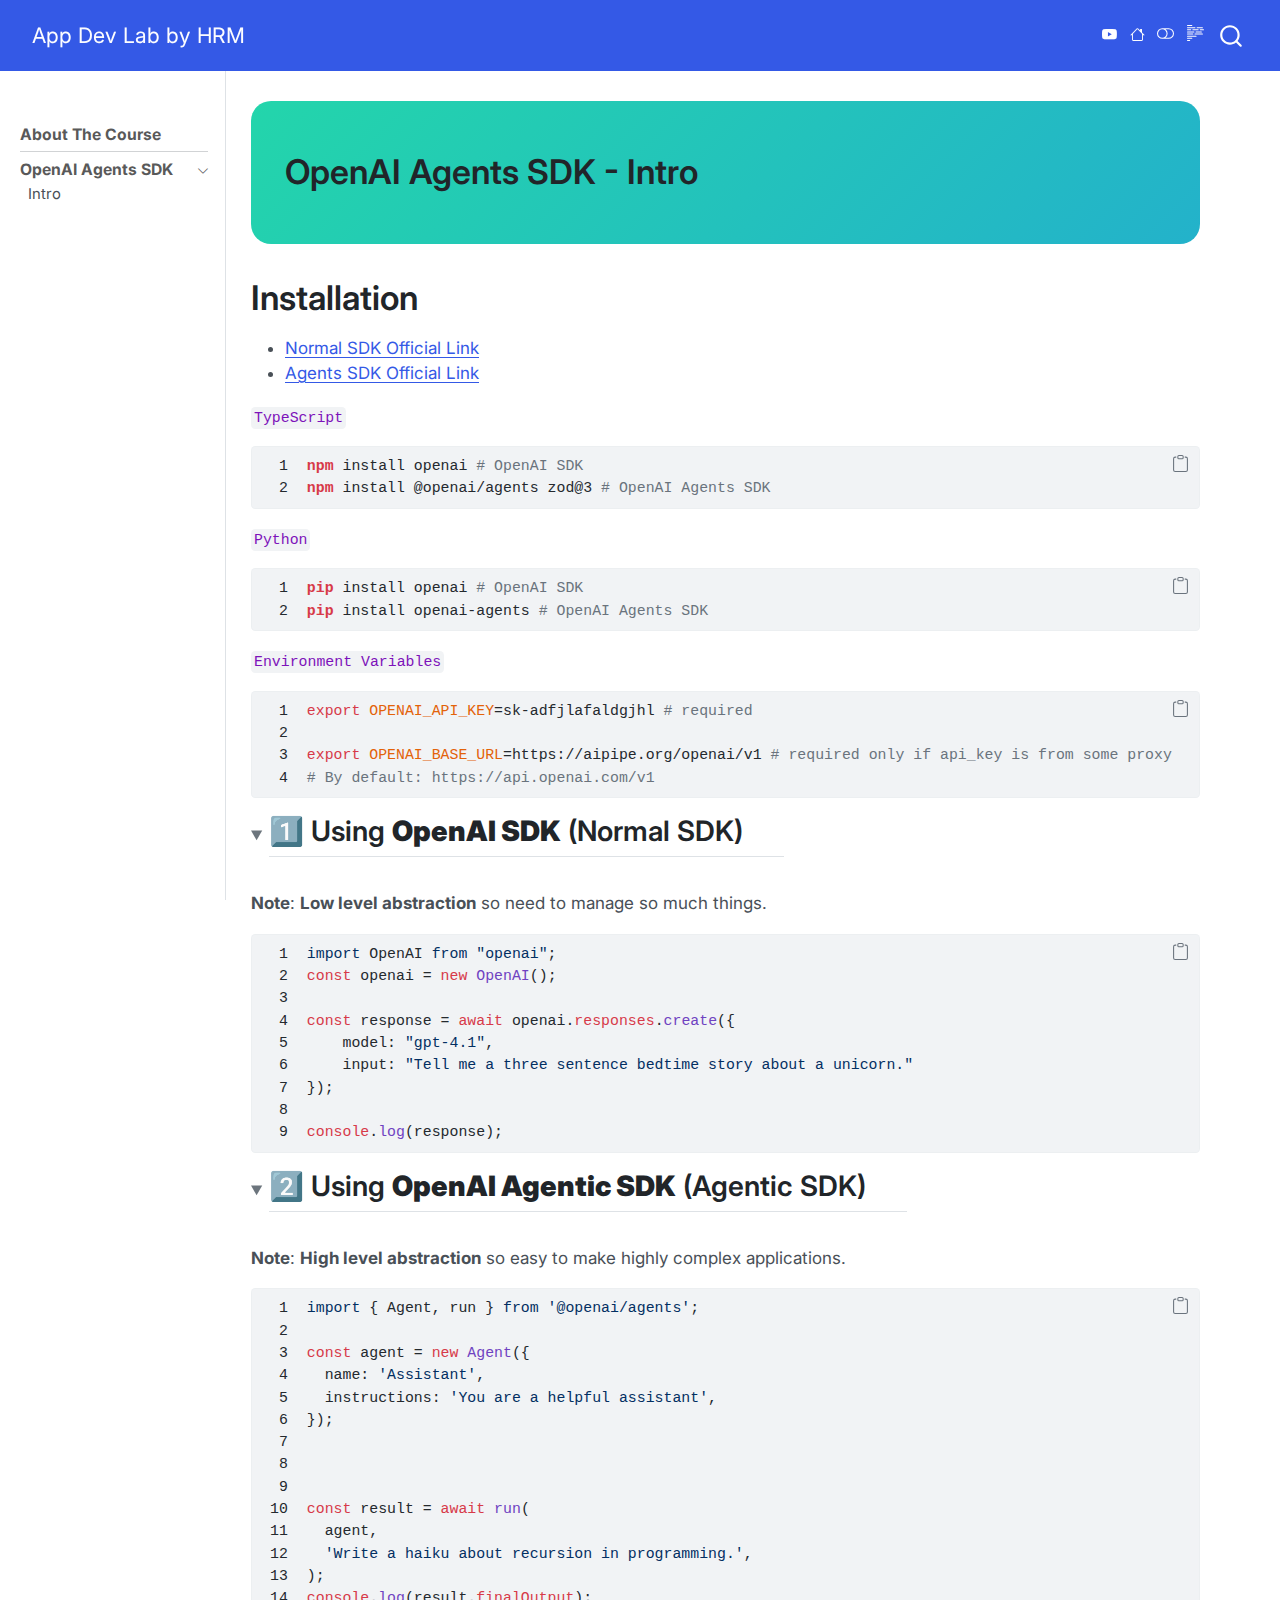
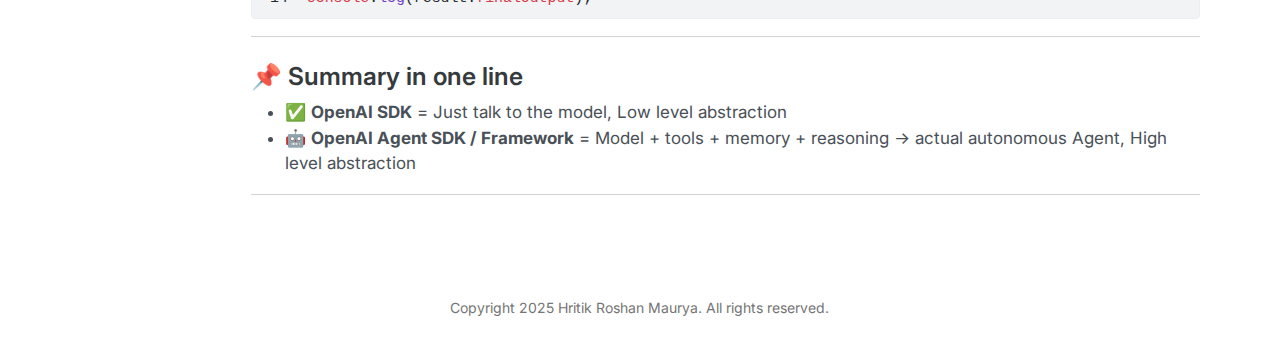
<file: adl_website/OpenAiAgentSDK/1_intro.html>
<!DOCTYPE html>
<html xmlns="http://www.w3.org/1999/xhtml" lang="en" xml:lang="en"><head>

<meta charset="utf-8">
<meta name="generator" content="quarto-1.8.25">

<meta name="viewport" content="width=device-width, initial-scale=1.0, user-scalable=yes">


<title>OpenAI Agents SDK - Intro – App Dev Lab by HRM</title>
<style>
code{white-space: pre-wrap;}
span.smallcaps{font-variant: small-caps;}
div.columns{display: flex; gap: min(4vw, 1.5em);}
div.column{flex: auto; overflow-x: auto;}
div.hanging-indent{margin-left: 1.5em; text-indent: -1.5em;}
ul.task-list{list-style: none;}
ul.task-list li input[type="checkbox"] {
  width: 0.8em;
  margin: 0 0.8em 0.2em -1em; /* quarto-specific, see https://github.com/quarto-dev/quarto-cli/issues/4556 */ 
  vertical-align: middle;
}
/* CSS for syntax highlighting */
html { -webkit-text-size-adjust: 100%; }
pre > code.sourceCode { white-space: pre; position: relative; }
pre > code.sourceCode > span { display: inline-block; line-height: 1.25; }
pre > code.sourceCode > span:empty { height: 1.2em; }
.sourceCode { overflow: visible; }
code.sourceCode > span { color: inherit; text-decoration: inherit; }
div.sourceCode { margin: 1em 0; }
pre.sourceCode { margin: 0; }
@media screen {
div.sourceCode { overflow: auto; }
}
@media print {
pre > code.sourceCode { white-space: pre-wrap; }
pre > code.sourceCode > span { text-indent: -5em; padding-left: 5em; }
}
pre.numberSource code
  { counter-reset: source-line 0; }
pre.numberSource code > span
  { position: relative; left: -4em; counter-increment: source-line; }
pre.numberSource code > span > a:first-child::before
  { content: counter(source-line);
    position: relative; left: -1em; text-align: right; vertical-align: baseline;
    border: none; display: inline-block;
    -webkit-touch-callout: none; -webkit-user-select: none;
    -khtml-user-select: none; -moz-user-select: none;
    -ms-user-select: none; user-select: none;
    padding: 0 4px; width: 4em;
  }
pre.numberSource { margin-left: 3em;  padding-left: 4px; }
div.sourceCode
  {   }
@media screen {
pre > code.sourceCode > span > a:first-child::before { text-decoration: underline; }
}
</style>


<script src="../site_libs/quarto-nav/quarto-nav.js"></script>
<script src="../site_libs/quarto-nav/headroom.min.js"></script>
<script src="../site_libs/clipboard/clipboard.min.js"></script>
<script src="../site_libs/quarto-search/autocomplete.umd.js"></script>
<script src="../site_libs/quarto-search/fuse.min.js"></script>
<script src="../site_libs/quarto-search/quarto-search.js"></script>
<meta name="quarto:offset" content="../">
<script src="../site_libs/quarto-html/quarto.js" type="module"></script>
<script src="../site_libs/quarto-html/tabsets/tabsets.js" type="module"></script>
<script src="../site_libs/quarto-html/axe/axe-check.js" type="module"></script>
<script src="../site_libs/quarto-html/popper.min.js"></script>
<script src="../site_libs/quarto-html/tippy.umd.min.js"></script>
<script src="../site_libs/quarto-html/anchor.min.js"></script>
<link href="../site_libs/quarto-html/tippy.css" rel="stylesheet">
<link href="../site_libs/quarto-html/quarto-syntax-highlighting-065a5179aebd64318d7ea99d77b64a9e.css" rel="stylesheet" class="quarto-color-scheme" id="quarto-text-highlighting-styles">
<link href="../site_libs/quarto-html/quarto-syntax-highlighting-dark-969ddfa49e00a70eb3423444dbc81f6c.css" rel="stylesheet" class="quarto-color-scheme quarto-color-alternate" id="quarto-text-highlighting-styles">
<link href="../site_libs/quarto-html/quarto-syntax-highlighting-065a5179aebd64318d7ea99d77b64a9e.css" rel="stylesheet" class="quarto-color-scheme-extra" id="quarto-text-highlighting-styles">
<script src="../site_libs/bootstrap/bootstrap.min.js"></script>
<link href="../site_libs/bootstrap/bootstrap-icons.css" rel="stylesheet">
<link href="../site_libs/bootstrap/bootstrap-6bd5c3446e5ebbce4c65202048287f89.min.css" rel="stylesheet" append-hash="true" class="quarto-color-scheme" id="quarto-bootstrap" data-mode="light">
<link href="../site_libs/bootstrap/bootstrap-dark-2419ebb8dbd45729eb1377c2bb6ca195.min.css" rel="stylesheet" append-hash="true" class="quarto-color-scheme quarto-color-alternate" id="quarto-bootstrap" data-mode="dark">
<link href="../site_libs/bootstrap/bootstrap-6bd5c3446e5ebbce4c65202048287f89.min.css" rel="stylesheet" append-hash="true" class="quarto-color-scheme-extra" id="quarto-bootstrap" data-mode="light">
<script id="quarto-search-options" type="application/json">{
  "location": "navbar",
  "copy-button": false,
  "collapse-after": 3,
  "panel-placement": "end",
  "type": "overlay",
  "limit": 50,
  "keyboard-shortcut": [
    "f",
    "/",
    "s"
  ],
  "show-item-context": false,
  "language": {
    "search-no-results-text": "No results",
    "search-matching-documents-text": "matching documents",
    "search-copy-link-title": "Copy link to search",
    "search-hide-matches-text": "Hide additional matches",
    "search-more-match-text": "more match in this document",
    "search-more-matches-text": "more matches in this document",
    "search-clear-button-title": "Clear",
    "search-text-placeholder": "",
    "search-detached-cancel-button-title": "Cancel",
    "search-submit-button-title": "Submit",
    "search-label": "Search"
  }
}</script>
<style>html{ scroll-behavior: smooth; }</style>


<link rel="stylesheet" href="../styles.css">
</head>

<body class="nav-sidebar docked nav-fixed fullcontent quarto-light"><script id="quarto-html-before-body" type="application/javascript">
    const toggleBodyColorMode = (bsSheetEl) => {
      const mode = bsSheetEl.getAttribute("data-mode");
      const bodyEl = window.document.querySelector("body");
      if (mode === "dark") {
        bodyEl.classList.add("quarto-dark");
        bodyEl.classList.remove("quarto-light");
      } else {
        bodyEl.classList.add("quarto-light");
        bodyEl.classList.remove("quarto-dark");
      }
    }
    const toggleBodyColorPrimary = () => {
      const bsSheetEl = window.document.querySelector("link#quarto-bootstrap:not([rel=disabled-stylesheet])");
      if (bsSheetEl) {
        toggleBodyColorMode(bsSheetEl);
      }
    }
    const setColorSchemeToggle = (alternate) => {
      const toggles = window.document.querySelectorAll('.quarto-color-scheme-toggle');
      for (let i=0; i < toggles.length; i++) {
        const toggle = toggles[i];
        if (toggle) {
          if (alternate) {
            toggle.classList.add("alternate");
          } else {
            toggle.classList.remove("alternate");
          }
        }
      }
    };
    const toggleColorMode = (alternate) => {
      // Switch the stylesheets
      const primaryStylesheets = window.document.querySelectorAll('link.quarto-color-scheme:not(.quarto-color-alternate)');
      const alternateStylesheets = window.document.querySelectorAll('link.quarto-color-scheme.quarto-color-alternate');
      manageTransitions('#quarto-margin-sidebar .nav-link', false);
      if (alternate) {
        // note: dark is layered on light, we don't disable primary!
        enableStylesheet(alternateStylesheets);
        for (const sheetNode of alternateStylesheets) {
          if (sheetNode.id === "quarto-bootstrap") {
            toggleBodyColorMode(sheetNode);
          }
        }
      } else {
        disableStylesheet(alternateStylesheets);
        enableStylesheet(primaryStylesheets)
        toggleBodyColorPrimary();
      }
      manageTransitions('#quarto-margin-sidebar .nav-link', true);
      // Switch the toggles
      setColorSchemeToggle(alternate)
      // Hack to workaround the fact that safari doesn't
      // properly recolor the scrollbar when toggling (#1455)
      if (navigator.userAgent.indexOf('Safari') > 0 && navigator.userAgent.indexOf('Chrome') == -1) {
        manageTransitions("body", false);
        window.scrollTo(0, 1);
        setTimeout(() => {
          window.scrollTo(0, 0);
          manageTransitions("body", true);
        }, 40);
      }
    }
    const disableStylesheet = (stylesheets) => {
      for (let i=0; i < stylesheets.length; i++) {
        const stylesheet = stylesheets[i];
        stylesheet.rel = 'disabled-stylesheet';
      }
    }
    const enableStylesheet = (stylesheets) => {
      for (let i=0; i < stylesheets.length; i++) {
        const stylesheet = stylesheets[i];
        if(stylesheet.rel !== 'stylesheet') { // for Chrome, which will still FOUC without this check
          stylesheet.rel = 'stylesheet';
        }
      }
    }
    const manageTransitions = (selector, allowTransitions) => {
      const els = window.document.querySelectorAll(selector);
      for (let i=0; i < els.length; i++) {
        const el = els[i];
        if (allowTransitions) {
          el.classList.remove('notransition');
        } else {
          el.classList.add('notransition');
        }
      }
    }
    const isFileUrl = () => {
      return window.location.protocol === 'file:';
    }
    const hasAlternateSentinel = () => {
      let styleSentinel = getColorSchemeSentinel();
      if (styleSentinel !== null) {
        return styleSentinel === "alternate";
      } else {
        return false;
      }
    }
    const setStyleSentinel = (alternate) => {
      const value = alternate ? "alternate" : "default";
      if (!isFileUrl()) {
        window.localStorage.setItem("quarto-color-scheme", value);
      } else {
        localAlternateSentinel = value;
      }
    }
    const getColorSchemeSentinel = () => {
      if (!isFileUrl()) {
        const storageValue = window.localStorage.getItem("quarto-color-scheme");
        return storageValue != null ? storageValue : localAlternateSentinel;
      } else {
        return localAlternateSentinel;
      }
    }
    const toggleGiscusIfUsed = (isAlternate, darkModeDefault) => {
      const baseTheme = document.querySelector('#giscus-base-theme')?.value ?? 'light';
      const alternateTheme = document.querySelector('#giscus-alt-theme')?.value ?? 'dark';
      let newTheme = '';
      if(authorPrefersDark) {
        newTheme = isAlternate ? baseTheme : alternateTheme;
      } else {
        newTheme = isAlternate ? alternateTheme : baseTheme;
      }
      const changeGiscusTheme = () => {
        // From: https://github.com/giscus/giscus/issues/336
        const sendMessage = (message) => {
          const iframe = document.querySelector('iframe.giscus-frame');
          if (!iframe) return;
          iframe.contentWindow.postMessage({ giscus: message }, 'https://giscus.app');
        }
        sendMessage({
          setConfig: {
            theme: newTheme
          }
        });
      }
      const isGiscussLoaded = window.document.querySelector('iframe.giscus-frame') !== null;
      if (isGiscussLoaded) {
        changeGiscusTheme();
      }
    };
    const authorPrefersDark = false;
    const darkModeDefault = authorPrefersDark;
      document.querySelector('link#quarto-text-highlighting-styles.quarto-color-scheme-extra').rel = 'disabled-stylesheet';
      document.querySelector('link#quarto-bootstrap.quarto-color-scheme-extra').rel = 'disabled-stylesheet';
    let localAlternateSentinel = darkModeDefault ? 'alternate' : 'default';
    // Dark / light mode switch
    window.quartoToggleColorScheme = () => {
      // Read the current dark / light value
      let toAlternate = !hasAlternateSentinel();
      toggleColorMode(toAlternate);
      setStyleSentinel(toAlternate);
      toggleGiscusIfUsed(toAlternate, darkModeDefault);
      window.dispatchEvent(new Event('resize'));
    };
    // Switch to dark mode if need be
    if (hasAlternateSentinel()) {
      toggleColorMode(true);
    } else {
      toggleColorMode(false);
    }
  </script>

<div id="quarto-search-results"></div>
  <header id="quarto-header" class="headroom fixed-top">
    <nav class="navbar navbar-expand-lg " data-bs-theme="dark">
      <div class="navbar-container container-fluid">
      <div class="navbar-brand-container mx-auto">
    <a href="../index.html" class="navbar-brand navbar-brand-logo">
    </a>
    <a class="navbar-brand" href="../index.html">
    <span class="navbar-title">App Dev Lab by HRM</span>
    </a>
  </div>
        <div class="quarto-navbar-tools tools-wide tools-end">
    <a href="https://www.youtube.com/@deepinside333hrm" title="" class="quarto-navigation-tool px-1" aria-label="" target="_blank"><i class="bi bi-youtube"></i></a>
    <a href="https://hrmiitm.github.io" title="" class="quarto-navigation-tool px-1" aria-label="" target="_blank"><i class="bi bi-house"></i></a>
  <a href="" class="quarto-color-scheme-toggle quarto-navigation-tool  px-1" onclick="window.quartoToggleColorScheme(); return false;" title="Toggle dark mode"><i class="bi"></i></a>
  <a href="" class="quarto-reader-toggle quarto-navigation-tool px-1" onclick="window.quartoToggleReader(); return false;" title="Toggle reader mode">
  <div class="quarto-reader-toggle-btn">
  <i class="bi"></i>
  </div>
</a>
</div>
          <div id="quarto-search" class="" title="Search"></div>
      </div> <!-- /container-fluid -->
    </nav>
  <nav class="quarto-secondary-nav">
    <div class="container-fluid d-flex">
      <button type="button" class="quarto-btn-toggle btn" data-bs-toggle="collapse" role="button" data-bs-target=".quarto-sidebar-collapse-item" aria-controls="quarto-sidebar" aria-expanded="false" aria-label="Toggle sidebar navigation" onclick="if (window.quartoToggleHeadroom) { window.quartoToggleHeadroom(); }">
        <i class="bi bi-layout-text-sidebar-reverse"></i>
      </button>
        <a class="flex-grow-1 no-decor" role="navigation" data-bs-toggle="collapse" data-bs-target=".quarto-sidebar-collapse-item" aria-controls="quarto-sidebar" aria-expanded="false" aria-label="Toggle sidebar navigation" onclick="if (window.quartoToggleHeadroom) { window.quartoToggleHeadroom(); }">      
          <h1 class="quarto-secondary-nav-title">OpenAI Agents SDK - Intro</h1>
        </a>     
    </div>
  </nav>
</header>
<!-- content -->
<div id="quarto-content" class="quarto-container page-columns page-rows-contents page-layout-article page-navbar">
<!-- sidebar -->
  <nav id="quarto-sidebar" class="sidebar collapse collapse-horizontal quarto-sidebar-collapse-item sidebar-navigation docked overflow-auto">
    <div class="pt-lg-2 mt-2 text-left sidebar-header">
      <a href="../index.html" class="sidebar-logo-link">
      </a>
      </div>
    <div class="sidebar-menu-container"> 
    <ul class="list-unstyled mt-1">
        <li class="sidebar-item">
  <div class="sidebar-item-container"> 
  <a href="../index.html" class="sidebar-item-text sidebar-link">
 <span class="menu-text"><strong>About The Course</strong></span></a>
  </div>
</li>
        <li class="px-0"><hr class="sidebar-divider hi "></li>
        <li class="sidebar-item sidebar-item-section">
      <div class="sidebar-item-container"> 
            <a class="sidebar-item-text sidebar-link text-start" data-bs-toggle="collapse" data-bs-target="#quarto-sidebar-section-1" role="navigation" aria-expanded="true">
 <span class="menu-text"><strong>OpenAI Agents SDK</strong></span></a>
          <a class="sidebar-item-toggle text-start" data-bs-toggle="collapse" data-bs-target="#quarto-sidebar-section-1" role="navigation" aria-expanded="true" aria-label="Toggle section">
            <i class="bi bi-chevron-right ms-2"></i>
          </a> 
      </div>
      <ul id="quarto-sidebar-section-1" class="collapse list-unstyled sidebar-section depth1 show">  
          <li class="sidebar-item">
  <div class="sidebar-item-container"> 
  <a href="../OpenAiAgentSDK/1_intro.html" class="sidebar-item-text sidebar-link active">
 <span class="menu-text">Intro</span></a>
  </div>
</li>
      </ul>
  </li>
    </ul>
    </div>
</nav>
<div id="quarto-sidebar-glass" class="quarto-sidebar-collapse-item" data-bs-toggle="collapse" data-bs-target=".quarto-sidebar-collapse-item"></div>
<!-- margin-sidebar -->
    
<!-- main -->
<main class="content" id="quarto-document-content">


<header id="title-block-header" class="quarto-title-block default">
<div class="quarto-title">
<h1 class="title d-none d-lg-block">OpenAI Agents SDK - Intro</h1>
</div>



<div class="quarto-title-meta">

    
  
    
  </div>
  


</header>


<section id="installation" class="level1">
<h1>Installation</h1>
<ul>
<li><a href="https://platform.openai.com/docs/quickstart" target="_blank">Normal SDK Official Link</a></li>
<li><a href="https://platform.openai.com/docs/guides/agents-sdk" target="_blank">Agents SDK Official Link</a></li>
</ul>
<p><code>TypeScript</code></p>
<div class="code-copy-outer-scaffold"><div class="sourceCode" id="cb1"><pre class="sourceCode numberSource bash number-lines code-with-copy"><code class="sourceCode bash"><span id="cb1-1"><a href="#cb1-1"></a><span class="ex">npm</span> install openai <span class="co"># OpenAI SDK</span></span>
<span id="cb1-2"><a href="#cb1-2"></a><span class="ex">npm</span> install @openai/agents zod@3 <span class="co"># OpenAI Agents SDK</span></span></code></pre></div><button title="Copy to Clipboard" class="code-copy-button"><i class="bi"></i></button></div>
<p><code>Python</code></p>
<div class="code-copy-outer-scaffold"><div class="sourceCode" id="cb2"><pre class="sourceCode numberSource bash number-lines code-with-copy"><code class="sourceCode bash"><span id="cb2-1"><a href="#cb2-1"></a><span class="ex">pip</span> install openai <span class="co"># OpenAI SDK</span></span>
<span id="cb2-2"><a href="#cb2-2"></a><span class="ex">pip</span> install openai-agents <span class="co"># OpenAI Agents SDK</span></span></code></pre></div><button title="Copy to Clipboard" class="code-copy-button"><i class="bi"></i></button></div>
<p><code>Environment Variables</code></p>
<div class="code-copy-outer-scaffold"><div class="sourceCode" id="cb3"><pre class="sourceCode numberSource bash number-lines code-with-copy"><code class="sourceCode bash"><span id="cb3-1"><a href="#cb3-1"></a><span class="bu">export</span> <span class="va">OPENAI_API_KEY</span><span class="op">=</span>sk-adfjlafaldgjhl <span class="co"># required</span></span>
<span id="cb3-2"><a href="#cb3-2"></a></span>
<span id="cb3-3"><a href="#cb3-3"></a><span class="bu">export</span> <span class="va">OPENAI_BASE_URL</span><span class="op">=</span>https://aipipe.org/openai/v1 <span class="co"># required only if api_key is from some proxy</span></span>
<span id="cb3-4"><a href="#cb3-4"></a><span class="co"># By default: https://api.openai.com/v1</span></span></code></pre></div><button title="Copy to Clipboard" class="code-copy-button"><i class="bi"></i></button></div>
<details open="">
<summary>
<h2 style="display: inline;" class="anchored" data-anchor-id="installation">
1️⃣ Using <strong>OpenAI SDK</strong> (Normal SDK)
</h2>
</summary>
<p><br></p>
<p><strong>Note</strong>: <strong>Low level abstraction</strong> so need to manage so much things.</p>
<div class="code-copy-outer-scaffold"><div class="sourceCode" id="cb4"><pre class="sourceCode numberSource ts number-lines code-with-copy"><code class="sourceCode typescript"><span id="cb4-1"><a href="#cb4-1"></a><span class="im">import</span> OpenAI <span class="im">from</span> <span class="st">"openai"</span><span class="op">;</span></span>
<span id="cb4-2"><a href="#cb4-2"></a><span class="kw">const</span> openai <span class="op">=</span> <span class="kw">new</span> <span class="fu">OpenAI</span>()<span class="op">;</span></span>
<span id="cb4-3"><a href="#cb4-3"></a></span>
<span id="cb4-4"><a href="#cb4-4"></a><span class="kw">const</span> response <span class="op">=</span> <span class="cf">await</span> openai<span class="op">.</span><span class="at">responses</span><span class="op">.</span><span class="fu">create</span>({</span>
<span id="cb4-5"><a href="#cb4-5"></a>    model<span class="op">:</span> <span class="st">"gpt-4.1"</span><span class="op">,</span></span>
<span id="cb4-6"><a href="#cb4-6"></a>    input<span class="op">:</span> <span class="st">"Tell me a three sentence bedtime story about a unicorn."</span></span>
<span id="cb4-7"><a href="#cb4-7"></a>})<span class="op">;</span></span>
<span id="cb4-8"><a href="#cb4-8"></a></span>
<span id="cb4-9"><a href="#cb4-9"></a><span class="bu">console</span><span class="op">.</span><span class="fu">log</span>(response)<span class="op">;</span></span></code></pre></div><button title="Copy to Clipboard" class="code-copy-button"><i class="bi"></i></button></div>
</details>
<details open="">
<summary>
<h2 style="display: inline;" class="anchored">
2️⃣ Using <strong>OpenAI Agentic SDK</strong> (Agentic SDK)
</h2>
</summary>
<p><br></p>
<p><strong>Note</strong>: <strong>High level abstraction</strong> so easy to make highly complex applications.</p>
<div class="code-copy-outer-scaffold"><div class="sourceCode" id="cb5"><pre class="sourceCode numberSource ts number-lines code-with-copy"><code class="sourceCode typescript"><span id="cb5-1"><a href="#cb5-1"></a><span class="im">import</span> { Agent<span class="op">,</span> run } <span class="im">from</span> <span class="st">'@openai/agents'</span><span class="op">;</span></span>
<span id="cb5-2"><a href="#cb5-2"></a></span>
<span id="cb5-3"><a href="#cb5-3"></a><span class="kw">const</span> agent <span class="op">=</span> <span class="kw">new</span> <span class="fu">Agent</span>({</span>
<span id="cb5-4"><a href="#cb5-4"></a>  name<span class="op">:</span> <span class="st">'Assistant'</span><span class="op">,</span></span>
<span id="cb5-5"><a href="#cb5-5"></a>  instructions<span class="op">:</span> <span class="st">'You are a helpful assistant'</span><span class="op">,</span></span>
<span id="cb5-6"><a href="#cb5-6"></a>})<span class="op">;</span></span>
<span id="cb5-7"><a href="#cb5-7"></a></span>
<span id="cb5-8"><a href="#cb5-8"></a></span>
<span id="cb5-9"><a href="#cb5-9"></a></span>
<span id="cb5-10"><a href="#cb5-10"></a><span class="kw">const</span> result <span class="op">=</span> <span class="cf">await</span> <span class="fu">run</span>(</span>
<span id="cb5-11"><a href="#cb5-11"></a>  agent<span class="op">,</span></span>
<span id="cb5-12"><a href="#cb5-12"></a>  <span class="st">'Write a haiku about recursion in programming.'</span><span class="op">,</span></span>
<span id="cb5-13"><a href="#cb5-13"></a>)<span class="op">;</span></span>
<span id="cb5-14"><a href="#cb5-14"></a><span class="bu">console</span><span class="op">.</span><span class="fu">log</span>(result<span class="op">.</span><span class="at">finalOutput</span>)<span class="op">;</span></span></code></pre></div><button title="Copy to Clipboard" class="code-copy-button"><i class="bi"></i></button></div>
</details>
<hr>
<section id="summary-in-one-line" class="level3">
<h3 class="anchored" data-anchor-id="summary-in-one-line">📌 Summary in one line</h3>
<ul>
<li>✅ <strong>OpenAI SDK</strong> = Just talk to the model, Low level abstraction<br>
</li>
<li>🤖 <strong>OpenAI Agent SDK / Framework</strong> = Model + tools + memory + reasoning → actual autonomous Agent, High level abstraction</li>
</ul>
<hr>


</section>
</section>

</main> <!-- /main -->
<script id="quarto-html-after-body" type="application/javascript">
  window.document.addEventListener("DOMContentLoaded", function (event) {
    // Ensure there is a toggle, if there isn't float one in the top right
    if (window.document.querySelector('.quarto-color-scheme-toggle') === null) {
      const a = window.document.createElement('a');
      a.classList.add('top-right');
      a.classList.add('quarto-color-scheme-toggle');
      a.href = "";
      a.onclick = function() { try { window.quartoToggleColorScheme(); } catch {} return false; };
      const i = window.document.createElement("i");
      i.classList.add('bi');
      a.appendChild(i);
      window.document.body.appendChild(a);
    }
    setColorSchemeToggle(hasAlternateSentinel())
    const icon = "";
    const anchorJS = new window.AnchorJS();
    anchorJS.options = {
      placement: 'right',
      icon: icon
    };
    anchorJS.add('.anchored');
    const isCodeAnnotation = (el) => {
      for (const clz of el.classList) {
        if (clz.startsWith('code-annotation-')) {                     
          return true;
        }
      }
      return false;
    }
    const onCopySuccess = function(e) {
      // button target
      const button = e.trigger;
      // don't keep focus
      button.blur();
      // flash "checked"
      button.classList.add('code-copy-button-checked');
      var currentTitle = button.getAttribute("title");
      button.setAttribute("title", "Copied!");
      let tooltip;
      if (window.bootstrap) {
        button.setAttribute("data-bs-toggle", "tooltip");
        button.setAttribute("data-bs-placement", "left");
        button.setAttribute("data-bs-title", "Copied!");
        tooltip = new bootstrap.Tooltip(button, 
          { trigger: "manual", 
            customClass: "code-copy-button-tooltip",
            offset: [0, -8]});
        tooltip.show();    
      }
      setTimeout(function() {
        if (tooltip) {
          tooltip.hide();
          button.removeAttribute("data-bs-title");
          button.removeAttribute("data-bs-toggle");
          button.removeAttribute("data-bs-placement");
        }
        button.setAttribute("title", currentTitle);
        button.classList.remove('code-copy-button-checked');
      }, 1000);
      // clear code selection
      e.clearSelection();
    }
    const getTextToCopy = function(trigger) {
      const outerScaffold = trigger.parentElement.cloneNode(true);
      const codeEl = outerScaffold.querySelector('code');
      for (const childEl of codeEl.children) {
        if (isCodeAnnotation(childEl)) {
          childEl.remove();
        }
      }
      return codeEl.innerText;
    }
    const clipboard = new window.ClipboardJS('.code-copy-button:not([data-in-quarto-modal])', {
      text: getTextToCopy
    });
    clipboard.on('success', onCopySuccess);
    if (window.document.getElementById('quarto-embedded-source-code-modal')) {
      const clipboardModal = new window.ClipboardJS('.code-copy-button[data-in-quarto-modal]', {
        text: getTextToCopy,
        container: window.document.getElementById('quarto-embedded-source-code-modal')
      });
      clipboardModal.on('success', onCopySuccess);
    }
      var localhostRegex = new RegExp(/^(?:http|https):\/\/localhost\:?[0-9]*\//);
      var mailtoRegex = new RegExp(/^mailto:/);
        var filterRegex = new RegExp('/' + window.location.host + '/');
      var isInternal = (href) => {
          return filterRegex.test(href) || localhostRegex.test(href) || mailtoRegex.test(href);
      }
      // Inspect non-navigation links and adorn them if external
     var links = window.document.querySelectorAll('a[href]:not(.nav-link):not(.navbar-brand):not(.toc-action):not(.sidebar-link):not(.sidebar-item-toggle):not(.pagination-link):not(.no-external):not([aria-hidden]):not(.dropdown-item):not(.quarto-navigation-tool):not(.about-link)');
      for (var i=0; i<links.length; i++) {
        const link = links[i];
        if (!isInternal(link.href)) {
          // undo the damage that might have been done by quarto-nav.js in the case of
          // links that we want to consider external
          if (link.dataset.originalHref !== undefined) {
            link.href = link.dataset.originalHref;
          }
        }
      }
    function tippyHover(el, contentFn, onTriggerFn, onUntriggerFn) {
      const config = {
        allowHTML: true,
        maxWidth: 500,
        delay: 100,
        arrow: false,
        appendTo: function(el) {
            return el.parentElement;
        },
        interactive: true,
        interactiveBorder: 10,
        theme: 'quarto',
        placement: 'bottom-start',
      };
      if (contentFn) {
        config.content = contentFn;
      }
      if (onTriggerFn) {
        config.onTrigger = onTriggerFn;
      }
      if (onUntriggerFn) {
        config.onUntrigger = onUntriggerFn;
      }
      window.tippy(el, config); 
    }
    const noterefs = window.document.querySelectorAll('a[role="doc-noteref"]');
    for (var i=0; i<noterefs.length; i++) {
      const ref = noterefs[i];
      tippyHover(ref, function() {
        // use id or data attribute instead here
        let href = ref.getAttribute('data-footnote-href') || ref.getAttribute('href');
        try { href = new URL(href).hash; } catch {}
        const id = href.replace(/^#\/?/, "");
        const note = window.document.getElementById(id);
        if (note) {
          return note.innerHTML;
        } else {
          return "";
        }
      });
    }
    const xrefs = window.document.querySelectorAll('a.quarto-xref');
    const processXRef = (id, note) => {
      // Strip column container classes
      const stripColumnClz = (el) => {
        el.classList.remove("page-full", "page-columns");
        if (el.children) {
          for (const child of el.children) {
            stripColumnClz(child);
          }
        }
      }
      stripColumnClz(note)
      if (id === null || id.startsWith('sec-')) {
        // Special case sections, only their first couple elements
        const container = document.createElement("div");
        if (note.children && note.children.length > 2) {
          container.appendChild(note.children[0].cloneNode(true));
          for (let i = 1; i < note.children.length; i++) {
            const child = note.children[i];
            if (child.tagName === "P" && child.innerText === "") {
              continue;
            } else {
              container.appendChild(child.cloneNode(true));
              break;
            }
          }
          if (window.Quarto?.typesetMath) {
            window.Quarto.typesetMath(container);
          }
          return container.innerHTML
        } else {
          if (window.Quarto?.typesetMath) {
            window.Quarto.typesetMath(note);
          }
          return note.innerHTML;
        }
      } else {
        // Remove any anchor links if they are present
        const anchorLink = note.querySelector('a.anchorjs-link');
        if (anchorLink) {
          anchorLink.remove();
        }
        if (window.Quarto?.typesetMath) {
          window.Quarto.typesetMath(note);
        }
        if (note.classList.contains("callout")) {
          return note.outerHTML;
        } else {
          return note.innerHTML;
        }
      }
    }
    for (var i=0; i<xrefs.length; i++) {
      const xref = xrefs[i];
      tippyHover(xref, undefined, function(instance) {
        instance.disable();
        let url = xref.getAttribute('href');
        let hash = undefined; 
        if (url.startsWith('#')) {
          hash = url;
        } else {
          try { hash = new URL(url).hash; } catch {}
        }
        if (hash) {
          const id = hash.replace(/^#\/?/, "");
          const note = window.document.getElementById(id);
          if (note !== null) {
            try {
              const html = processXRef(id, note.cloneNode(true));
              instance.setContent(html);
            } finally {
              instance.enable();
              instance.show();
            }
          } else {
            // See if we can fetch this
            fetch(url.split('#')[0])
            .then(res => res.text())
            .then(html => {
              const parser = new DOMParser();
              const htmlDoc = parser.parseFromString(html, "text/html");
              const note = htmlDoc.getElementById(id);
              if (note !== null) {
                const html = processXRef(id, note);
                instance.setContent(html);
              } 
            }).finally(() => {
              instance.enable();
              instance.show();
            });
          }
        } else {
          // See if we can fetch a full url (with no hash to target)
          // This is a special case and we should probably do some content thinning / targeting
          fetch(url)
          .then(res => res.text())
          .then(html => {
            const parser = new DOMParser();
            const htmlDoc = parser.parseFromString(html, "text/html");
            const note = htmlDoc.querySelector('main.content');
            if (note !== null) {
              // This should only happen for chapter cross references
              // (since there is no id in the URL)
              // remove the first header
              if (note.children.length > 0 && note.children[0].tagName === "HEADER") {
                note.children[0].remove();
              }
              const html = processXRef(null, note);
              instance.setContent(html);
            } 
          }).finally(() => {
            instance.enable();
            instance.show();
          });
        }
      }, function(instance) {
      });
    }
        let selectedAnnoteEl;
        const selectorForAnnotation = ( cell, annotation) => {
          let cellAttr = 'data-code-cell="' + cell + '"';
          let lineAttr = 'data-code-annotation="' +  annotation + '"';
          const selector = 'span[' + cellAttr + '][' + lineAttr + ']';
          return selector;
        }
        const selectCodeLines = (annoteEl) => {
          const doc = window.document;
          const targetCell = annoteEl.getAttribute("data-target-cell");
          const targetAnnotation = annoteEl.getAttribute("data-target-annotation");
          const annoteSpan = window.document.querySelector(selectorForAnnotation(targetCell, targetAnnotation));
          const lines = annoteSpan.getAttribute("data-code-lines").split(",");
          const lineIds = lines.map((line) => {
            return targetCell + "-" + line;
          })
          let top = null;
          let height = null;
          let parent = null;
          if (lineIds.length > 0) {
              //compute the position of the single el (top and bottom and make a div)
              const el = window.document.getElementById(lineIds[0]);
              top = el.offsetTop;
              height = el.offsetHeight;
              parent = el.parentElement.parentElement;
            if (lineIds.length > 1) {
              const lastEl = window.document.getElementById(lineIds[lineIds.length - 1]);
              const bottom = lastEl.offsetTop + lastEl.offsetHeight;
              height = bottom - top;
            }
            if (top !== null && height !== null && parent !== null) {
              // cook up a div (if necessary) and position it 
              let div = window.document.getElementById("code-annotation-line-highlight");
              if (div === null) {
                div = window.document.createElement("div");
                div.setAttribute("id", "code-annotation-line-highlight");
                div.style.position = 'absolute';
                parent.appendChild(div);
              }
              div.style.top = top - 2 + "px";
              div.style.height = height + 4 + "px";
              div.style.left = 0;
              let gutterDiv = window.document.getElementById("code-annotation-line-highlight-gutter");
              if (gutterDiv === null) {
                gutterDiv = window.document.createElement("div");
                gutterDiv.setAttribute("id", "code-annotation-line-highlight-gutter");
                gutterDiv.style.position = 'absolute';
                const codeCell = window.document.getElementById(targetCell);
                const gutter = codeCell.querySelector('.code-annotation-gutter');
                gutter.appendChild(gutterDiv);
              }
              gutterDiv.style.top = top - 2 + "px";
              gutterDiv.style.height = height + 4 + "px";
            }
            selectedAnnoteEl = annoteEl;
          }
        };
        const unselectCodeLines = () => {
          const elementsIds = ["code-annotation-line-highlight", "code-annotation-line-highlight-gutter"];
          elementsIds.forEach((elId) => {
            const div = window.document.getElementById(elId);
            if (div) {
              div.remove();
            }
          });
          selectedAnnoteEl = undefined;
        };
          // Handle positioning of the toggle
      window.addEventListener(
        "resize",
        throttle(() => {
          elRect = undefined;
          if (selectedAnnoteEl) {
            selectCodeLines(selectedAnnoteEl);
          }
        }, 10)
      );
      function throttle(fn, ms) {
      let throttle = false;
      let timer;
        return (...args) => {
          if(!throttle) { // first call gets through
              fn.apply(this, args);
              throttle = true;
          } else { // all the others get throttled
              if(timer) clearTimeout(timer); // cancel #2
              timer = setTimeout(() => {
                fn.apply(this, args);
                timer = throttle = false;
              }, ms);
          }
        };
      }
        // Attach click handler to the DT
        const annoteDls = window.document.querySelectorAll('dt[data-target-cell]');
        for (const annoteDlNode of annoteDls) {
          annoteDlNode.addEventListener('click', (event) => {
            const clickedEl = event.target;
            if (clickedEl !== selectedAnnoteEl) {
              unselectCodeLines();
              const activeEl = window.document.querySelector('dt[data-target-cell].code-annotation-active');
              if (activeEl) {
                activeEl.classList.remove('code-annotation-active');
              }
              selectCodeLines(clickedEl);
              clickedEl.classList.add('code-annotation-active');
            } else {
              // Unselect the line
              unselectCodeLines();
              clickedEl.classList.remove('code-annotation-active');
            }
          });
        }
    const findCites = (el) => {
      const parentEl = el.parentElement;
      if (parentEl) {
        const cites = parentEl.dataset.cites;
        if (cites) {
          return {
            el,
            cites: cites.split(' ')
          };
        } else {
          return findCites(el.parentElement)
        }
      } else {
        return undefined;
      }
    };
    var bibliorefs = window.document.querySelectorAll('a[role="doc-biblioref"]');
    for (var i=0; i<bibliorefs.length; i++) {
      const ref = bibliorefs[i];
      const citeInfo = findCites(ref);
      if (citeInfo) {
        tippyHover(citeInfo.el, function() {
          var popup = window.document.createElement('div');
          citeInfo.cites.forEach(function(cite) {
            var citeDiv = window.document.createElement('div');
            citeDiv.classList.add('hanging-indent');
            citeDiv.classList.add('csl-entry');
            var biblioDiv = window.document.getElementById('ref-' + cite);
            if (biblioDiv) {
              citeDiv.innerHTML = biblioDiv.innerHTML;
            }
            popup.appendChild(citeDiv);
          });
          return popup.innerHTML;
        });
      }
    }
  });
  </script>
</div> <!-- /content -->
<footer class="footer">
  <div class="nav-footer">
    <div class="nav-footer-left">
      &nbsp;
    </div>   
    <div class="nav-footer-center">
<p>Copyright 2025 Hritik Roshan Maurya. All rights reserved.</p>
</div>
    <div class="nav-footer-right">
      &nbsp;
    </div>
  </div>
</footer>




<script src="../site_libs/quarto-html/zenscroll-min.js"></script>
</body></html>
</file>
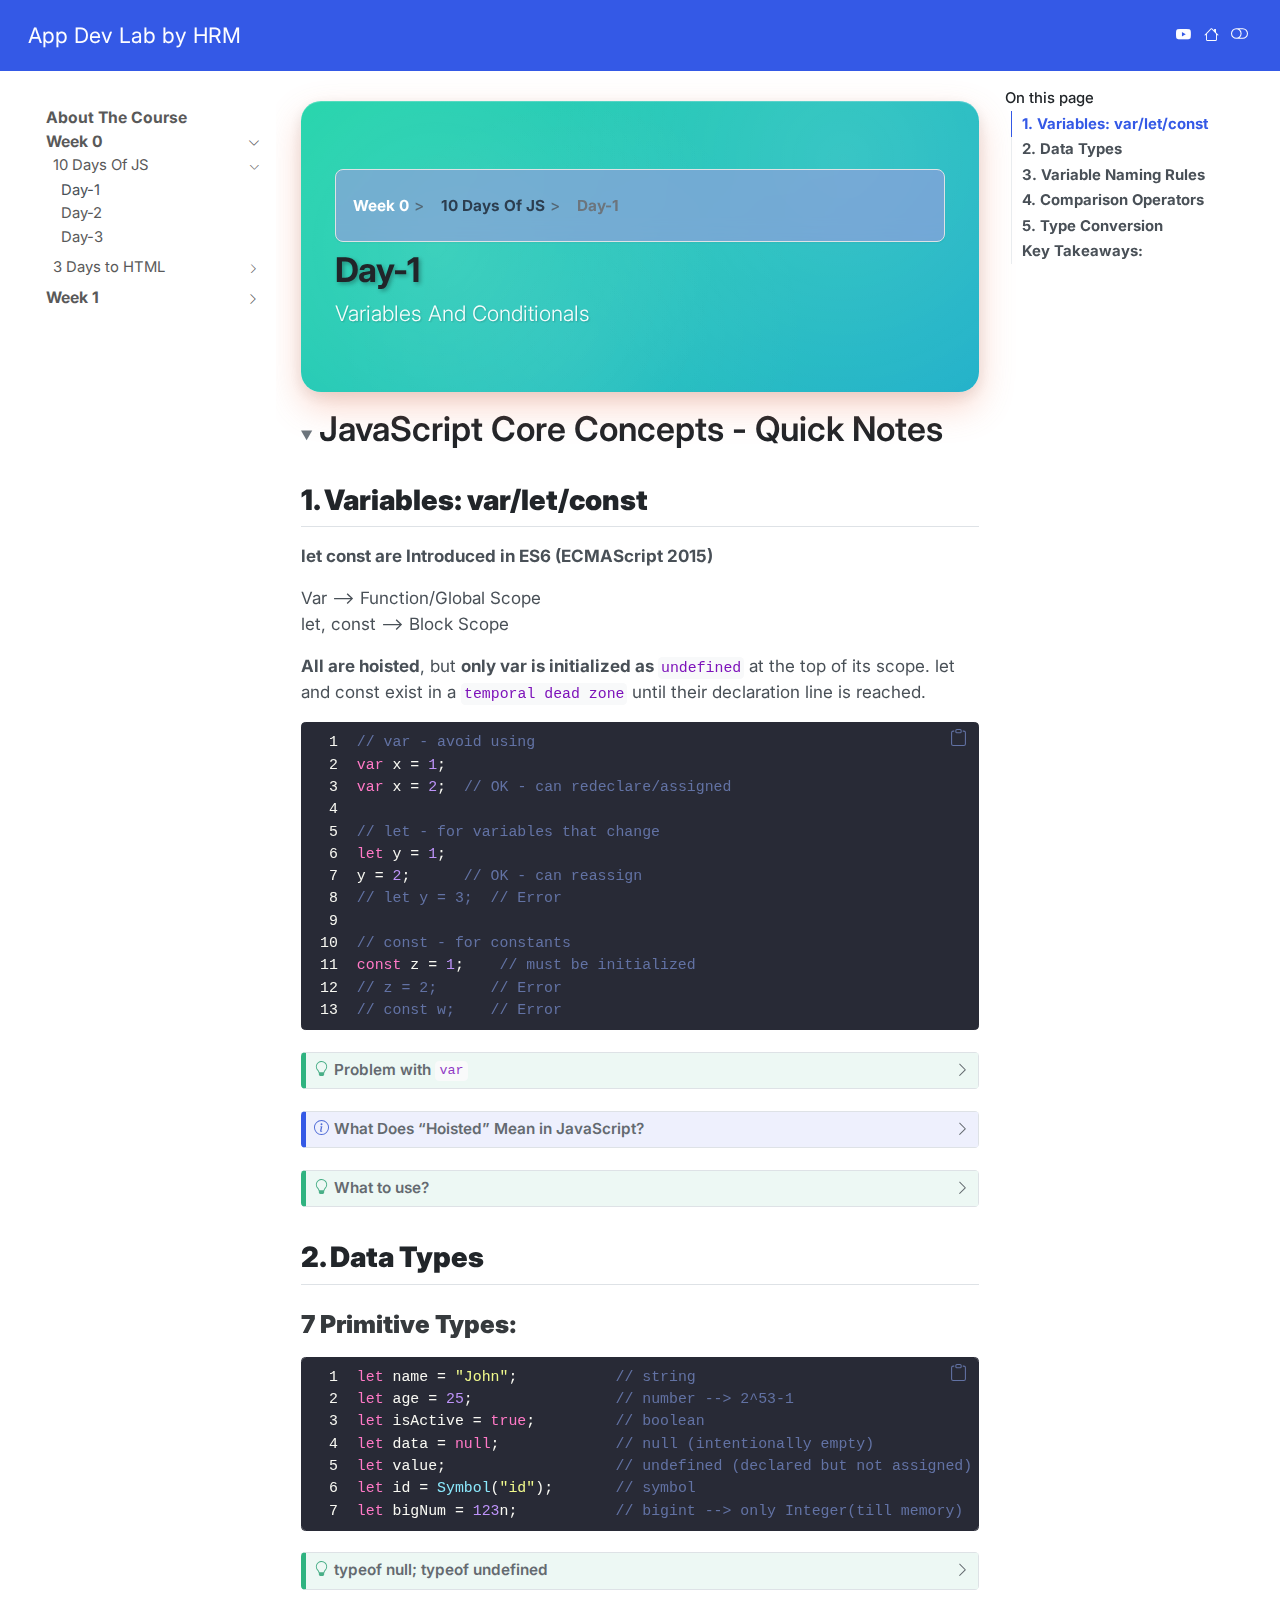
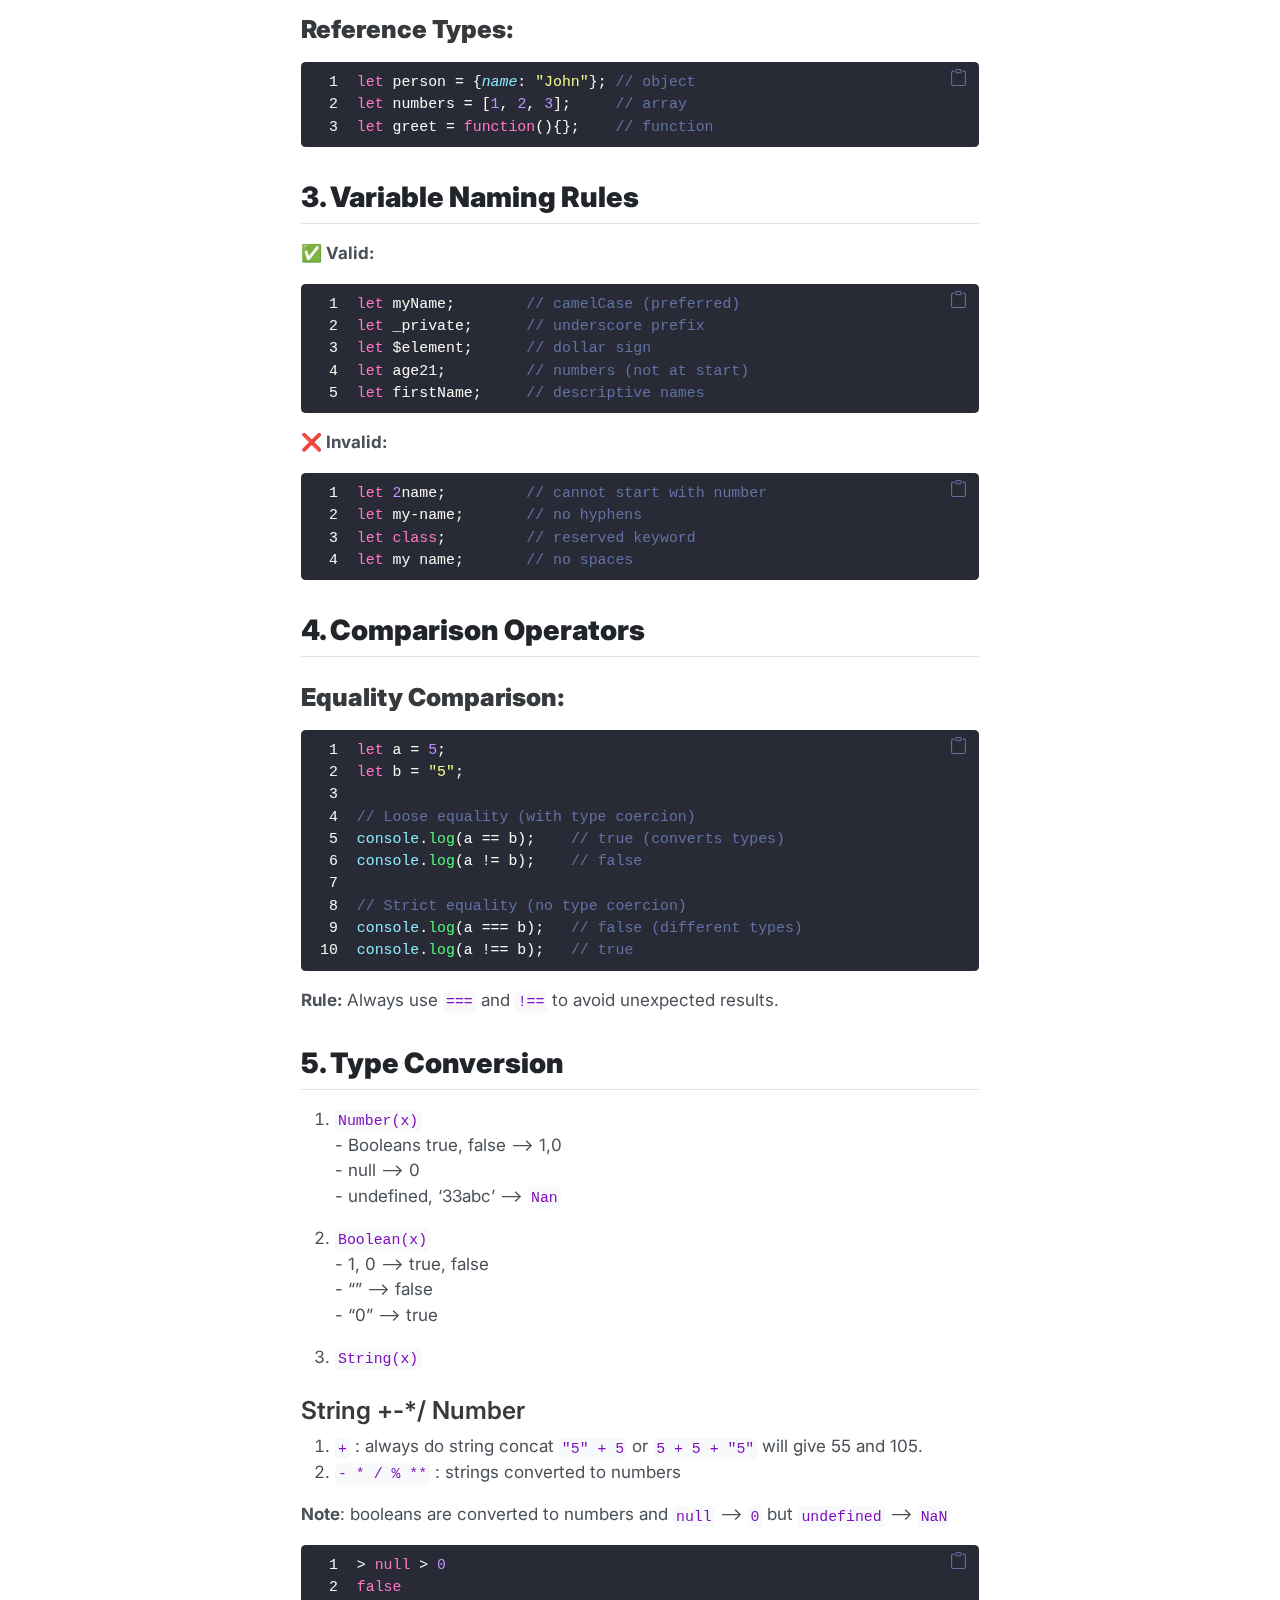
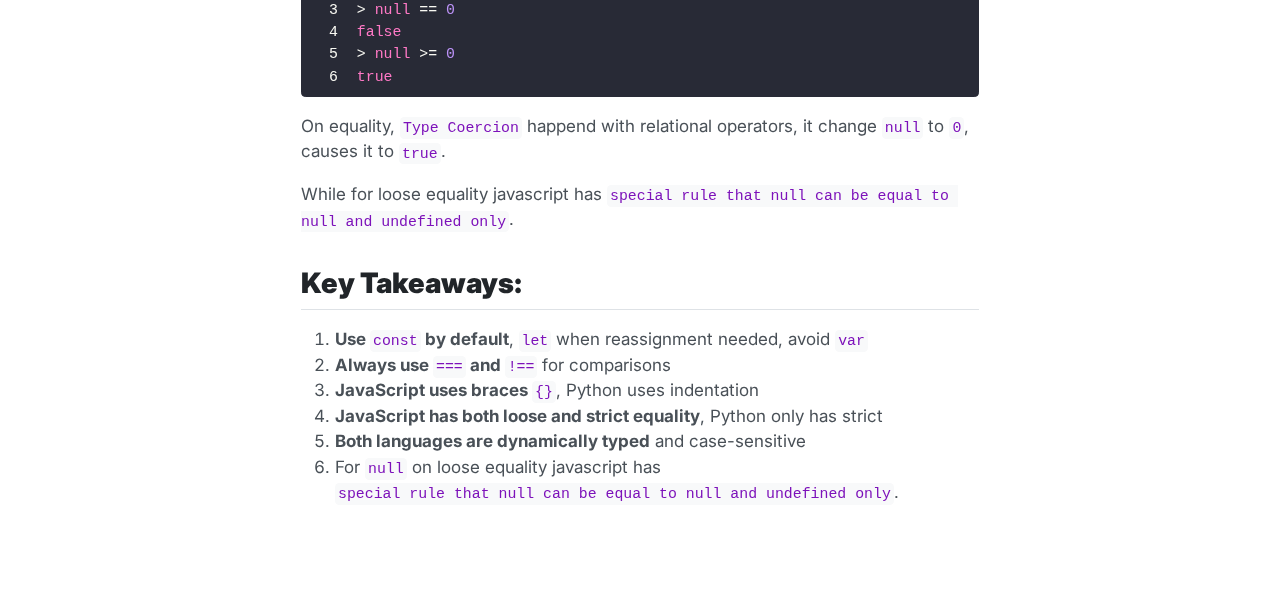
<file: docs/W0/JS/DAY_1.html>
<!DOCTYPE html>
<html xmlns="http://www.w3.org/1999/xhtml" lang="en" xml:lang="en"><head>

<meta charset="utf-8">
<meta name="generator" content="quarto-1.7.33">

<meta name="viewport" content="width=device-width, initial-scale=1.0, user-scalable=yes">


<title>Day-1 – App Dev Lab by HRM</title>
<style>
code{white-space: pre-wrap;}
span.smallcaps{font-variant: small-caps;}
div.columns{display: flex; gap: min(4vw, 1.5em);}
div.column{flex: auto; overflow-x: auto;}
div.hanging-indent{margin-left: 1.5em; text-indent: -1.5em;}
ul.task-list{list-style: none;}
ul.task-list li input[type="checkbox"] {
  width: 0.8em;
  margin: 0 0.8em 0.2em -1em; /* quarto-specific, see https://github.com/quarto-dev/quarto-cli/issues/4556 */ 
  vertical-align: middle;
}
/* CSS for syntax highlighting */
html { -webkit-text-size-adjust: 100%; }
pre > code.sourceCode { white-space: pre; position: relative; }
pre > code.sourceCode > span { display: inline-block; line-height: 1.25; }
pre > code.sourceCode > span:empty { height: 1.2em; }
.sourceCode { overflow: visible; }
code.sourceCode > span { color: inherit; text-decoration: inherit; }
div.sourceCode { margin: 1em 0; }
pre.sourceCode { margin: 0; }
@media screen {
div.sourceCode { overflow: auto; }
}
@media print {
pre > code.sourceCode { white-space: pre-wrap; }
pre > code.sourceCode > span { text-indent: -5em; padding-left: 5em; }
}
pre.numberSource code
  { counter-reset: source-line 0; }
pre.numberSource code > span
  { position: relative; left: -4em; counter-increment: source-line; }
pre.numberSource code > span > a:first-child::before
  { content: counter(source-line);
    position: relative; left: -1em; text-align: right; vertical-align: baseline;
    border: none; display: inline-block;
    -webkit-touch-callout: none; -webkit-user-select: none;
    -khtml-user-select: none; -moz-user-select: none;
    -ms-user-select: none; user-select: none;
    padding: 0 4px; width: 4em;
  }
pre.numberSource { margin-left: 3em;  padding-left: 4px; }
div.sourceCode
  {   }
@media screen {
pre > code.sourceCode > span > a:first-child::before { text-decoration: underline; }
}
</style>


<script src="../../site_libs/quarto-nav/quarto-nav.js"></script>
<script src="../../site_libs/quarto-nav/headroom.min.js"></script>
<script src="../../site_libs/clipboard/clipboard.min.js"></script>
<script src="../../site_libs/quarto-html/quarto.js" type="module"></script>
<script src="../../site_libs/quarto-html/tabsets/tabsets.js" type="module"></script>
<script src="../../site_libs/quarto-html/popper.min.js"></script>
<script src="../../site_libs/quarto-html/tippy.umd.min.js"></script>
<script src="../../site_libs/quarto-html/anchor.min.js"></script>
<link href="../../site_libs/quarto-html/tippy.css" rel="stylesheet">
<link href="../../site_libs/quarto-html/quarto-syntax-highlighting-ffffa96520c6cf7ec6bfd4297e4347f0.css" rel="stylesheet" class="quarto-color-scheme" id="quarto-text-highlighting-styles">
<link href="../../site_libs/quarto-html/quarto-syntax-highlighting-dark-ffffa96520c6cf7ec6bfd4297e4347f0.css" rel="stylesheet" class="quarto-color-scheme quarto-color-alternate" id="quarto-text-highlighting-styles">
<link href="../../site_libs/quarto-html/quarto-syntax-highlighting-ffffa96520c6cf7ec6bfd4297e4347f0.css" rel="stylesheet" class="quarto-color-scheme-extra" id="quarto-text-highlighting-styles">
<script src="../../site_libs/bootstrap/bootstrap.min.js"></script>
<link href="../../site_libs/bootstrap/bootstrap-icons.css" rel="stylesheet">
<link href="../../site_libs/bootstrap/bootstrap-d5e0c1151a2c97d362fc4a8b877fbc5b.min.css" rel="stylesheet" append-hash="true" class="quarto-color-scheme" id="quarto-bootstrap" data-mode="light">
<link href="../../site_libs/bootstrap/bootstrap-dark-9abcedaa66623c4356fc84edb00eef4b.min.css" rel="stylesheet" append-hash="true" class="quarto-color-scheme quarto-color-alternate" id="quarto-bootstrap" data-mode="light">
<link href="../../site_libs/bootstrap/bootstrap-d5e0c1151a2c97d362fc4a8b877fbc5b.min.css" rel="stylesheet" append-hash="true" class="quarto-color-scheme-extra" id="quarto-bootstrap" data-mode="light">
<script id="quarto-search-options" type="application/json">{
  "language": {
    "search-no-results-text": "No results",
    "search-matching-documents-text": "matching documents",
    "search-copy-link-title": "Copy link to search",
    "search-hide-matches-text": "Hide additional matches",
    "search-more-match-text": "more match in this document",
    "search-more-matches-text": "more matches in this document",
    "search-clear-button-title": "Clear",
    "search-text-placeholder": "",
    "search-detached-cancel-button-title": "Cancel",
    "search-submit-button-title": "Submit",
    "search-label": "Search"
  }
}</script>
<style>html{ scroll-behavior: smooth; }</style>


<link rel="stylesheet" href="../../styles.css">
</head>

<body class="nav-sidebar floating nav-fixed quarto-light"><script id="quarto-html-before-body" type="application/javascript">
    const toggleBodyColorMode = (bsSheetEl) => {
      const mode = bsSheetEl.getAttribute("data-mode");
      const bodyEl = window.document.querySelector("body");
      if (mode === "dark") {
        bodyEl.classList.add("quarto-dark");
        bodyEl.classList.remove("quarto-light");
      } else {
        bodyEl.classList.add("quarto-light");
        bodyEl.classList.remove("quarto-dark");
      }
    }
    const toggleBodyColorPrimary = () => {
      const bsSheetEl = window.document.querySelector("link#quarto-bootstrap:not([rel=disabled-stylesheet])");
      if (bsSheetEl) {
        toggleBodyColorMode(bsSheetEl);
      }
    }
    const setColorSchemeToggle = (alternate) => {
      const toggles = window.document.querySelectorAll('.quarto-color-scheme-toggle');
      for (let i=0; i < toggles.length; i++) {
        const toggle = toggles[i];
        if (toggle) {
          if (alternate) {
            toggle.classList.add("alternate");
          } else {
            toggle.classList.remove("alternate");
          }
        }
      }
    };
    const toggleColorMode = (alternate) => {
      // Switch the stylesheets
      const primaryStylesheets = window.document.querySelectorAll('link.quarto-color-scheme:not(.quarto-color-alternate)');
      const alternateStylesheets = window.document.querySelectorAll('link.quarto-color-scheme.quarto-color-alternate');
      manageTransitions('#quarto-margin-sidebar .nav-link', false);
      if (alternate) {
        // note: dark is layered on light, we don't disable primary!
        enableStylesheet(alternateStylesheets);
        for (const sheetNode of alternateStylesheets) {
          if (sheetNode.id === "quarto-bootstrap") {
            toggleBodyColorMode(sheetNode);
          }
        }
      } else {
        disableStylesheet(alternateStylesheets);
        enableStylesheet(primaryStylesheets)
        toggleBodyColorPrimary();
      }
      manageTransitions('#quarto-margin-sidebar .nav-link', true);
      // Switch the toggles
      setColorSchemeToggle(alternate)
      // Hack to workaround the fact that safari doesn't
      // properly recolor the scrollbar when toggling (#1455)
      if (navigator.userAgent.indexOf('Safari') > 0 && navigator.userAgent.indexOf('Chrome') == -1) {
        manageTransitions("body", false);
        window.scrollTo(0, 1);
        setTimeout(() => {
          window.scrollTo(0, 0);
          manageTransitions("body", true);
        }, 40);
      }
    }
    const disableStylesheet = (stylesheets) => {
      for (let i=0; i < stylesheets.length; i++) {
        const stylesheet = stylesheets[i];
        stylesheet.rel = 'disabled-stylesheet';
      }
    }
    const enableStylesheet = (stylesheets) => {
      for (let i=0; i < stylesheets.length; i++) {
        const stylesheet = stylesheets[i];
        if(stylesheet.rel !== 'stylesheet') { // for Chrome, which will still FOUC without this check
          stylesheet.rel = 'stylesheet';
        }
      }
    }
    const manageTransitions = (selector, allowTransitions) => {
      const els = window.document.querySelectorAll(selector);
      for (let i=0; i < els.length; i++) {
        const el = els[i];
        if (allowTransitions) {
          el.classList.remove('notransition');
        } else {
          el.classList.add('notransition');
        }
      }
    }
    const isFileUrl = () => {
      return window.location.protocol === 'file:';
    }
    const hasAlternateSentinel = () => {
      let styleSentinel = getColorSchemeSentinel();
      if (styleSentinel !== null) {
        return styleSentinel === "alternate";
      } else {
        return false;
      }
    }
    const setStyleSentinel = (alternate) => {
      const value = alternate ? "alternate" : "default";
      if (!isFileUrl()) {
        window.localStorage.setItem("quarto-color-scheme", value);
      } else {
        localAlternateSentinel = value;
      }
    }
    const getColorSchemeSentinel = () => {
      if (!isFileUrl()) {
        const storageValue = window.localStorage.getItem("quarto-color-scheme");
        return storageValue != null ? storageValue : localAlternateSentinel;
      } else {
        return localAlternateSentinel;
      }
    }
    const toggleGiscusIfUsed = (isAlternate, darkModeDefault) => {
      const baseTheme = document.querySelector('#giscus-base-theme')?.value ?? 'light';
      const alternateTheme = document.querySelector('#giscus-alt-theme')?.value ?? 'dark';
      let newTheme = '';
      if(authorPrefersDark) {
        newTheme = isAlternate ? baseTheme : alternateTheme;
      } else {
        newTheme = isAlternate ? alternateTheme : baseTheme;
      }
      const changeGiscusTheme = () => {
        // From: https://github.com/giscus/giscus/issues/336
        const sendMessage = (message) => {
          const iframe = document.querySelector('iframe.giscus-frame');
          if (!iframe) return;
          iframe.contentWindow.postMessage({ giscus: message }, 'https://giscus.app');
        }
        sendMessage({
          setConfig: {
            theme: newTheme
          }
        });
      }
      const isGiscussLoaded = window.document.querySelector('iframe.giscus-frame') !== null;
      if (isGiscussLoaded) {
        changeGiscusTheme();
      }
    };
    const authorPrefersDark = false;
    const darkModeDefault = authorPrefersDark;
      document.querySelector('link#quarto-text-highlighting-styles.quarto-color-scheme-extra').rel = 'disabled-stylesheet';
      document.querySelector('link#quarto-bootstrap.quarto-color-scheme-extra').rel = 'disabled-stylesheet';
    let localAlternateSentinel = darkModeDefault ? 'alternate' : 'default';
    // Dark / light mode switch
    window.quartoToggleColorScheme = () => {
      // Read the current dark / light value
      let toAlternate = !hasAlternateSentinel();
      toggleColorMode(toAlternate);
      setStyleSentinel(toAlternate);
      toggleGiscusIfUsed(toAlternate, darkModeDefault);
      window.dispatchEvent(new Event('resize'));
    };
    // Switch to dark mode if need be
    if (hasAlternateSentinel()) {
      toggleColorMode(true);
    } else {
      toggleColorMode(false);
    }
  </script>

<div id="quarto-search-results"></div>
  <header id="quarto-header" class="headroom fixed-top">
    <nav class="navbar navbar-expand-lg " data-bs-theme="dark">
      <div class="navbar-container container-fluid">
      <div class="navbar-brand-container mx-auto">
    <a class="navbar-brand" href="../../index.html">
    <span class="navbar-title">App Dev Lab by HRM</span>
    </a>
  </div>
        <div class="quarto-navbar-tools tools-wide tools-end">
    <a href="https://www.youtube.com/@deepinside333hrm" title="" class="quarto-navigation-tool px-1" aria-label="" target="_blank"><i class="bi bi-youtube"></i></a>
    <a href="https://hrmiitm.github.io" title="" class="quarto-navigation-tool px-1" aria-label=""><i class="bi bi-house"></i></a>
  <a href="" class="quarto-color-scheme-toggle quarto-navigation-tool  px-1" onclick="window.quartoToggleColorScheme(); return false;" title="Toggle dark mode"><i class="bi"></i></a>
</div>
      </div> <!-- /container-fluid -->
    </nav>
  <nav class="quarto-secondary-nav">
    <div class="container-fluid d-flex">
      <button type="button" class="quarto-btn-toggle btn" data-bs-toggle="collapse" role="button" data-bs-target=".quarto-sidebar-collapse-item" aria-controls="quarto-sidebar" aria-expanded="false" aria-label="Toggle sidebar navigation" onclick="if (window.quartoToggleHeadroom) { window.quartoToggleHeadroom(); }">
        <i class="bi bi-layout-text-sidebar-reverse"></i>
      </button>
        <nav class="quarto-page-breadcrumbs" aria-label="breadcrumb"><ol class="breadcrumb"><li class="breadcrumb-item"><strong>Week 0</strong></li><li class="breadcrumb-item"><a href="../../W0/JS/DAY_1.html">10 Days Of JS</a></li><li class="breadcrumb-item"><a href="../../W0/JS/DAY_1.html">Day-1</a></li></ol></nav>
        <a class="flex-grow-1" role="navigation" data-bs-toggle="collapse" data-bs-target=".quarto-sidebar-collapse-item" aria-controls="quarto-sidebar" aria-expanded="false" aria-label="Toggle sidebar navigation" onclick="if (window.quartoToggleHeadroom) { window.quartoToggleHeadroom(); }">      
        </a>
    </div>
  </nav>
</header>
<!-- content -->
<div id="quarto-content" class="quarto-container page-columns page-rows-contents page-layout-article page-navbar">
<!-- sidebar -->
  <nav id="quarto-sidebar" class="sidebar collapse collapse-horizontal quarto-sidebar-collapse-item sidebar-navigation floating overflow-auto">
    <div class="sidebar-menu-container"> 
    <ul class="list-unstyled mt-1">
        <li class="sidebar-item">
  <div class="sidebar-item-container"> 
  <a href="../../index.html" class="sidebar-item-text sidebar-link">
 <span class="menu-text"><strong>About The Course</strong></span></a>
  </div>
</li>
        <li class="sidebar-item sidebar-item-section">
      <div class="sidebar-item-container"> 
            <a class="sidebar-item-text sidebar-link text-start" data-bs-toggle="collapse" data-bs-target="#quarto-sidebar-section-1" role="navigation" aria-expanded="true">
 <span class="menu-text"><strong>Week 0</strong></span></a>
          <a class="sidebar-item-toggle text-start" data-bs-toggle="collapse" data-bs-target="#quarto-sidebar-section-1" role="navigation" aria-expanded="true" aria-label="Toggle section">
            <i class="bi bi-chevron-right ms-2"></i>
          </a> 
      </div>
      <ul id="quarto-sidebar-section-1" class="collapse list-unstyled sidebar-section depth1 show">  
          <li class="sidebar-item sidebar-item-section">
      <div class="sidebar-item-container"> 
            <a class="sidebar-item-text sidebar-link text-start" data-bs-toggle="collapse" data-bs-target="#quarto-sidebar-section-2" role="navigation" aria-expanded="true">
 <span class="menu-text">10 Days Of JS</span></a>
          <a class="sidebar-item-toggle text-start" data-bs-toggle="collapse" data-bs-target="#quarto-sidebar-section-2" role="navigation" aria-expanded="true" aria-label="Toggle section">
            <i class="bi bi-chevron-right ms-2"></i>
          </a> 
      </div>
      <ul id="quarto-sidebar-section-2" class="collapse list-unstyled sidebar-section depth2 show">  
          <li class="sidebar-item">
  <div class="sidebar-item-container"> 
  <a href="../../W0/JS/DAY_1.html" class="sidebar-item-text sidebar-link active">
 <span class="menu-text">Day-1</span></a>
  </div>
</li>
          <li class="sidebar-item">
  <div class="sidebar-item-container"> 
  <a href="../../W0/JS/DAY_2.html" class="sidebar-item-text sidebar-link">
 <span class="menu-text">Day-2</span></a>
  </div>
</li>
          <li class="sidebar-item">
  <div class="sidebar-item-container"> 
  <a href="../../W0/JS/DAY_3.html" class="sidebar-item-text sidebar-link">
 <span class="menu-text">Day-3</span></a>
  </div>
</li>
      </ul>
  </li>
          <li class="sidebar-item sidebar-item-section">
      <div class="sidebar-item-container"> 
            <a class="sidebar-item-text sidebar-link text-start collapsed" data-bs-toggle="collapse" data-bs-target="#quarto-sidebar-section-3" role="navigation" aria-expanded="false">
 <span class="menu-text">3 Days to HTML</span></a>
          <a class="sidebar-item-toggle text-start collapsed" data-bs-toggle="collapse" data-bs-target="#quarto-sidebar-section-3" role="navigation" aria-expanded="false" aria-label="Toggle section">
            <i class="bi bi-chevron-right ms-2"></i>
          </a> 
      </div>
      <ul id="quarto-sidebar-section-3" class="collapse list-unstyled sidebar-section depth2 ">  
          <li class="sidebar-item">
  <div class="sidebar-item-container"> 
  <a href="../../W0/HTML/DAY_1.html" class="sidebar-item-text sidebar-link">
 <span class="menu-text">Day-1</span></a>
  </div>
</li>
          <li class="sidebar-item">
  <div class="sidebar-item-container"> 
  <a href="../../W0/HTML/DAY_2.html" class="sidebar-item-text sidebar-link">
 <span class="menu-text">Day-2</span></a>
  </div>
</li>
      </ul>
  </li>
      </ul>
  </li>
        <li class="sidebar-item sidebar-item-section">
      <div class="sidebar-item-container"> 
            <a class="sidebar-item-text sidebar-link text-start collapsed" data-bs-toggle="collapse" data-bs-target="#quarto-sidebar-section-4" role="navigation" aria-expanded="false">
 <span class="menu-text"><strong>Week 1</strong></span></a>
          <a class="sidebar-item-toggle text-start collapsed" data-bs-toggle="collapse" data-bs-target="#quarto-sidebar-section-4" role="navigation" aria-expanded="false" aria-label="Toggle section">
            <i class="bi bi-chevron-right ms-2"></i>
          </a> 
      </div>
      <ul id="quarto-sidebar-section-4" class="collapse list-unstyled sidebar-section depth1 ">  
          <li class="sidebar-item sidebar-item-section">
      <div class="sidebar-item-container"> 
            <a class="sidebar-item-text sidebar-link text-start collapsed" data-bs-toggle="collapse" data-bs-target="#quarto-sidebar-section-5" role="navigation" aria-expanded="false">
 <span class="menu-text"><strong>1. Basics</strong></span></a>
          <a class="sidebar-item-toggle text-start collapsed" data-bs-toggle="collapse" data-bs-target="#quarto-sidebar-section-5" role="navigation" aria-expanded="false" aria-label="Toggle section">
            <i class="bi bi-chevron-right ms-2"></i>
          </a> 
      </div>
      <ul id="quarto-sidebar-section-5" class="collapse list-unstyled sidebar-section depth2 ">  
          <li class="sidebar-item">
  <div class="sidebar-item-container"> 
  <a href="../../W1/1_basics/JS_BASICS.html" class="sidebar-item-text sidebar-link">
 <span class="menu-text">Javascript Intro</span></a>
  </div>
</li>
          <li class="sidebar-item">
  <div class="sidebar-item-container"> 
  <a href="../../W1/1_basics/BASIC_DSA.html" class="sidebar-item-text sidebar-link">
 <span class="menu-text">DSA Overview</span></a>
  </div>
</li>
      </ul>
  </li>
          <li class="sidebar-item sidebar-item-section">
      <div class="sidebar-item-container"> 
            <a class="sidebar-item-text sidebar-link text-start collapsed" data-bs-toggle="collapse" data-bs-target="#quarto-sidebar-section-6" role="navigation" aria-expanded="false">
 <span class="menu-text"><strong>2. Sorting Algorithms</strong></span></a>
          <a class="sidebar-item-toggle text-start collapsed" data-bs-toggle="collapse" data-bs-target="#quarto-sidebar-section-6" role="navigation" aria-expanded="false" aria-label="Toggle section">
            <i class="bi bi-chevron-right ms-2"></i>
          </a> 
      </div>
      <ul id="quarto-sidebar-section-6" class="collapse list-unstyled sidebar-section depth2 ">  
          <li class="sidebar-item">
  <div class="sidebar-item-container"> 
  <a href="../../W1/2_sorting/1_sel_ins.html" class="sidebar-item-text sidebar-link">
 <span class="menu-text">Selection and Insertion Sort</span></a>
  </div>
</li>
      </ul>
  </li>
      </ul>
  </li>
    </ul>
    </div>
</nav>
<div id="quarto-sidebar-glass" class="quarto-sidebar-collapse-item" data-bs-toggle="collapse" data-bs-target=".quarto-sidebar-collapse-item"></div>
<!-- margin-sidebar -->
    <div id="quarto-margin-sidebar" class="sidebar margin-sidebar">
        <nav id="TOC" role="doc-toc" class="toc-active">
    <h2 id="toc-title">On this page</h2>
   
  <ul>
  <li><a href="#variables-varletconst" id="toc-variables-varletconst" class="nav-link active" data-scroll-target="#variables-varletconst"><strong>1. Variables: var/let/const</strong></a></li>
  <li><a href="#data-types" id="toc-data-types" class="nav-link" data-scroll-target="#data-types"><strong>2. Data Types</strong></a>
  <ul class="collapse">
  <li><a href="#primitive-types" id="toc-primitive-types" class="nav-link" data-scroll-target="#primitive-types"><strong>7 Primitive Types:</strong></a></li>
  <li><a href="#reference-types" id="toc-reference-types" class="nav-link" data-scroll-target="#reference-types"><strong>Reference Types:</strong></a></li>
  </ul></li>
  <li><a href="#variable-naming-rules" id="toc-variable-naming-rules" class="nav-link" data-scroll-target="#variable-naming-rules"><strong>3. Variable Naming Rules</strong></a></li>
  <li><a href="#comparison-operators" id="toc-comparison-operators" class="nav-link" data-scroll-target="#comparison-operators"><strong>4. Comparison Operators</strong></a>
  <ul class="collapse">
  <li><a href="#equality-comparison" id="toc-equality-comparison" class="nav-link" data-scroll-target="#equality-comparison"><strong>Equality Comparison:</strong></a></li>
  </ul></li>
  <li><a href="#type-conversion" id="toc-type-conversion" class="nav-link" data-scroll-target="#type-conversion"><strong>5. Type Conversion</strong></a>
  <ul class="collapse">
  <li><a href="#string---number" id="toc-string---number" class="nav-link" data-scroll-target="#string---number">String +-*/ Number</a></li>
  </ul></li>
  <li><a href="#key-takeaways" id="toc-key-takeaways" class="nav-link" data-scroll-target="#key-takeaways"><strong>Key Takeaways:</strong></a></li>
  </ul>
</nav>
    </div>
<!-- main -->
<main class="content" id="quarto-document-content">


<header id="title-block-header" class="quarto-title-block default"><nav class="quarto-page-breadcrumbs quarto-title-breadcrumbs d-none d-lg-block" aria-label="breadcrumb"><ol class="breadcrumb"><li class="breadcrumb-item"><strong>Week 0</strong></li><li class="breadcrumb-item"><a href="../../W0/JS/DAY_1.html">10 Days Of JS</a></li><li class="breadcrumb-item"><a href="../../W0/JS/DAY_1.html">Day-1</a></li></ol></nav>
<div class="quarto-title">
<h1 class="title">Day-1</h1>
<p class="subtitle lead">Variables And Conditionals</p>
</div>



<div class="quarto-title-meta">

    
  
    
  </div>
  


</header>


<details open="">
<summary>
<h1 style="display: inline;">
JavaScript Core Concepts - Quick Notes
</h1>
</summary>
<section id="variables-varletconst" class="level2">
<h2 class="anchored" data-anchor-id="variables-varletconst"><strong>1. Variables: var/let/const</strong></h2>
<p><strong>let const are Introduced in ES6 (ECMAScript 2015)</strong></p>
<p>Var –&gt; Function/Global Scope<br>
let, const –&gt; Block Scope</p>
<p><strong>All are hoisted</strong>, but <strong>only var is initialized as <code>undefined</code></strong> at the top of its scope. let and const exist in a <code>temporal dead zone</code> until their declaration line is reached.</p>
<div class="sourceCode" id="cb1"><pre class="sourceCode numberSource javascript number-lines code-with-copy"><code class="sourceCode javascript"><span id="cb1-1"><a href="#cb1-1"></a><span class="co">// var - avoid using</span></span>
<span id="cb1-2"><a href="#cb1-2"></a><span class="kw">var</span> x <span class="op">=</span> <span class="dv">1</span><span class="op">;</span></span>
<span id="cb1-3"><a href="#cb1-3"></a><span class="kw">var</span> x <span class="op">=</span> <span class="dv">2</span><span class="op">;</span>  <span class="co">// OK - can redeclare/assigned</span></span>
<span id="cb1-4"><a href="#cb1-4"></a></span>
<span id="cb1-5"><a href="#cb1-5"></a><span class="co">// let - for variables that change</span></span>
<span id="cb1-6"><a href="#cb1-6"></a><span class="kw">let</span> y <span class="op">=</span> <span class="dv">1</span><span class="op">;</span></span>
<span id="cb1-7"><a href="#cb1-7"></a>y <span class="op">=</span> <span class="dv">2</span><span class="op">;</span>      <span class="co">// OK - can reassign</span></span>
<span id="cb1-8"><a href="#cb1-8"></a><span class="co">// let y = 3;  // Error</span></span>
<span id="cb1-9"><a href="#cb1-9"></a></span>
<span id="cb1-10"><a href="#cb1-10"></a><span class="co">// const - for constants</span></span>
<span id="cb1-11"><a href="#cb1-11"></a><span class="kw">const</span> z <span class="op">=</span> <span class="dv">1</span><span class="op">;</span>    <span class="co">// must be initialized</span></span>
<span id="cb1-12"><a href="#cb1-12"></a><span class="co">// z = 2;      // Error </span></span>
<span id="cb1-13"><a href="#cb1-13"></a><span class="co">// const w;    // Error </span></span></code><button title="Copy to Clipboard" class="code-copy-button"><i class="bi"></i></button></pre></div>
<div class="callout callout-style-default callout-tip callout-titled">
<div class="callout-header d-flex align-content-center" data-bs-toggle="collapse" data-bs-target=".callout-1-contents" aria-controls="callout-1" aria-expanded="false" aria-label="Toggle callout">
<div class="callout-icon-container">
<i class="callout-icon"></i>
</div>
<div class="callout-title-container flex-fill">
Problem with <code>var</code>
</div>
<div class="callout-btn-toggle d-inline-block border-0 py-1 ps-1 pe-0 float-end"><i class="callout-toggle"></i></div>
</div>
<div id="callout-1" class="callout-1-contents callout-collapse collapse">
<div class="callout-body-container callout-body">
<ol type="1">
<li><strong>Function-scoped, not block-scoped</strong>
<ul>
<li>Variables declared with <code>var</code> are visible outside the block (<code>if</code>, <code>for</code>, etc.), which often caused bugs.</li>
</ul></li>
</ol>
<div class="sourceCode" id="cb2"><pre class="sourceCode numberSource javascript number-lines code-with-copy"><code class="sourceCode javascript"><span id="cb2-1"><a href="#cb2-1"></a><span class="co">// Using var</span></span>
<span id="cb2-2"><a href="#cb2-2"></a><span class="cf">for</span> (<span class="kw">var</span> i <span class="op">=</span> <span class="dv">0</span><span class="op">;</span> i <span class="op">&lt;</span> <span class="dv">3</span><span class="op">;</span> i<span class="op">++</span>) {</span>
<span id="cb2-3"><a href="#cb2-3"></a>  <span class="pp">setTimeout</span>(() <span class="kw">=&gt;</span> <span class="bu">console</span><span class="op">.</span><span class="fu">log</span>(<span class="st">"var:"</span><span class="op">,</span> i)<span class="op">,</span> <span class="dv">1000</span>)<span class="op">;</span></span>
<span id="cb2-4"><a href="#cb2-4"></a>}</span>
<span id="cb2-5"><a href="#cb2-5"></a><span class="co">// Output: var: 3, var: 3, var: 3   (unexpected!)</span></span>
<span id="cb2-6"><a href="#cb2-6"></a></span>
<span id="cb2-7"><a href="#cb2-7"></a><span class="co">// Using let</span></span>
<span id="cb2-8"><a href="#cb2-8"></a><span class="cf">for</span> (<span class="kw">let</span> j <span class="op">=</span> <span class="dv">0</span><span class="op">;</span> j <span class="op">&lt;</span> <span class="dv">3</span><span class="op">;</span> j<span class="op">++</span>) {</span>
<span id="cb2-9"><a href="#cb2-9"></a>  <span class="pp">setTimeout</span>(() <span class="kw">=&gt;</span> <span class="bu">console</span><span class="op">.</span><span class="fu">log</span>(<span class="st">"let:"</span><span class="op">,</span> j)<span class="op">,</span> <span class="dv">1000</span>)<span class="op">;</span></span>
<span id="cb2-10"><a href="#cb2-10"></a>}</span>
<span id="cb2-11"><a href="#cb2-11"></a><span class="co">// Output: let: 0, let: 1, let: 2   (expected!)</span></span></code><button title="Copy to Clipboard" class="code-copy-button"><i class="bi"></i></button></pre></div>
<ol start="2" type="1">
<li><strong>Hoisting with undefined</strong>
<ul>
<li>var declarations are hoisted (moved to the top of scope), but initialized with undefined. This sometimes leads to unexpected behavior.</li>
</ul></li>
</ol>
</div>
</div>
</div>
<div class="callout callout-style-default callout-note callout-titled">
<div class="callout-header d-flex align-content-center" data-bs-toggle="collapse" data-bs-target=".callout-2-contents" aria-controls="callout-2" aria-expanded="false" aria-label="Toggle callout">
<div class="callout-icon-container">
<i class="callout-icon"></i>
</div>
<div class="callout-title-container flex-fill">
What Does “Hoisted” Mean in JavaScript?
</div>
<div class="callout-btn-toggle d-inline-block border-0 py-1 ps-1 pe-0 float-end"><i class="callout-toggle"></i></div>
</div>
<div id="callout-2" class="callout-2-contents callout-collapse collapse">
<div class="callout-body-container callout-body">
<p>Hoisting is a behavior in JavaScript where variable and function declarations are moved to the top of their scope (either the function or the global scope) before the code runs. This means you can use certain variables or functions before you actually write their declaration in the code.</p>
<div class="sourceCode" id="cb3"><pre class="sourceCode numberSource javascript number-lines code-with-copy"><code class="sourceCode javascript"><span id="cb3-1"><a href="#cb3-1"></a><span class="bu">console</span><span class="op">.</span><span class="fu">log</span>(a)<span class="op">;</span> <span class="co">// undefined</span></span>
<span id="cb3-2"><a href="#cb3-2"></a><span class="kw">var</span> a <span class="op">=</span> <span class="dv">5</span><span class="op">;</span></span>
<span id="cb3-3"><a href="#cb3-3"></a><span class="bu">console</span><span class="op">.</span><span class="fu">log</span>(a)<span class="op">;</span> <span class="co">// 5</span></span></code><button title="Copy to Clipboard" class="code-copy-button"><i class="bi"></i></button></pre></div>
<div class="sourceCode" id="cb4"><pre class="sourceCode numberSource javascript number-lines code-with-copy"><code class="sourceCode javascript"><span id="cb4-1"><a href="#cb4-1"></a><span class="bu">console</span><span class="op">.</span><span class="fu">log</span>(b)<span class="op">;</span> <span class="co">// ReferenceError</span></span>
<span id="cb4-2"><a href="#cb4-2"></a><span class="kw">let</span> b <span class="op">=</span> <span class="dv">10</span><span class="op">;</span></span></code><button title="Copy to Clipboard" class="code-copy-button"><i class="bi"></i></button></pre></div>
<p>With <code>let</code> and <code>const</code>, the variable is hoisted to the top of its block, but not initialized. If you try to use it before its declaration, you get a ReferenceError because it’s in the <strong>Temporal Dead Zone (TDZ)</strong></p>
</div>
</div>
</div>
<div class="callout callout-style-default callout-tip callout-titled">
<div class="callout-header d-flex align-content-center" data-bs-toggle="collapse" data-bs-target=".callout-3-contents" aria-controls="callout-3" aria-expanded="false" aria-label="Toggle callout">
<div class="callout-icon-container">
<i class="callout-icon"></i>
</div>
<div class="callout-title-container flex-fill">
What to use?
</div>
<div class="callout-btn-toggle d-inline-block border-0 py-1 ps-1 pe-0 float-end"><i class="callout-toggle"></i></div>
</div>
<div id="callout-3" class="callout-3-contents callout-collapse collapse">
<div class="callout-body-container callout-body">
<p>Use <code>const</code> mostly.</p>
</div>
</div>
</div>
</section>
<section id="data-types" class="level2">
<h2 class="anchored" data-anchor-id="data-types"><strong>2. Data Types</strong></h2>
<section id="primitive-types" class="level3">
<h3 class="anchored" data-anchor-id="primitive-types"><strong>7 Primitive Types:</strong></h3>
<div class="sourceCode" id="cb5"><pre class="sourceCode numberSource javascript number-lines code-with-copy"><code class="sourceCode javascript"><span id="cb5-1"><a href="#cb5-1"></a><span class="kw">let</span> name <span class="op">=</span> <span class="st">"John"</span><span class="op">;</span>           <span class="co">// string</span></span>
<span id="cb5-2"><a href="#cb5-2"></a><span class="kw">let</span> age <span class="op">=</span> <span class="dv">25</span><span class="op">;</span>                <span class="co">// number --&gt; 2^53-1</span></span>
<span id="cb5-3"><a href="#cb5-3"></a><span class="kw">let</span> isActive <span class="op">=</span> <span class="kw">true</span><span class="op">;</span>         <span class="co">// boolean</span></span>
<span id="cb5-4"><a href="#cb5-4"></a><span class="kw">let</span> data <span class="op">=</span> <span class="kw">null</span><span class="op">;</span>             <span class="co">// null (intentionally empty)</span></span>
<span id="cb5-5"><a href="#cb5-5"></a><span class="kw">let</span> value<span class="op">;</span>                   <span class="co">// undefined (declared but not assigned)</span></span>
<span id="cb5-6"><a href="#cb5-6"></a><span class="kw">let</span> id <span class="op">=</span> <span class="bu">Symbol</span>(<span class="st">"id"</span>)<span class="op">;</span>       <span class="co">// symbol</span></span>
<span id="cb5-7"><a href="#cb5-7"></a><span class="kw">let</span> bigNum <span class="op">=</span> <span class="dv">123</span>n<span class="op">;</span>           <span class="co">// bigint --&gt; only Integer(till memory)</span></span></code><button title="Copy to Clipboard" class="code-copy-button"><i class="bi"></i></button></pre></div>
<div class="callout callout-style-default callout-tip callout-titled">
<div class="callout-header d-flex align-content-center" data-bs-toggle="collapse" data-bs-target=".callout-4-contents" aria-controls="callout-4" aria-expanded="false" aria-label="Toggle callout">
<div class="callout-icon-container">
<i class="callout-icon"></i>
</div>
<div class="callout-title-container flex-fill">
typeof null; typeof undefined
</div>
<div class="callout-btn-toggle d-inline-block border-0 py-1 ps-1 pe-0 float-end"><i class="callout-toggle"></i></div>
</div>
<div id="callout-4" class="callout-4-contents callout-collapse collapse">
<div class="callout-body-container callout-body">
<p>Type of <code>null</code> is <code>object</code>, while type of <code>undefined</code> is <code>undefined</code>.</p>
<p><code>null</code> type as <code>object</code> was a bug / design mistake in the original implementation, but it became part of the language.</p>
</div>
</div>
</div>
</section>
<section id="reference-types" class="level3">
<h3 class="anchored" data-anchor-id="reference-types"><strong>Reference Types:</strong></h3>
<div class="sourceCode" id="cb6"><pre class="sourceCode numberSource javascript number-lines code-with-copy"><code class="sourceCode javascript"><span id="cb6-1"><a href="#cb6-1"></a><span class="kw">let</span> person <span class="op">=</span> {<span class="dt">name</span><span class="op">:</span> <span class="st">"John"</span>}<span class="op">;</span> <span class="co">// object</span></span>
<span id="cb6-2"><a href="#cb6-2"></a><span class="kw">let</span> numbers <span class="op">=</span> [<span class="dv">1</span><span class="op">,</span> <span class="dv">2</span><span class="op">,</span> <span class="dv">3</span>]<span class="op">;</span>     <span class="co">// array</span></span>
<span id="cb6-3"><a href="#cb6-3"></a><span class="kw">let</span> greet <span class="op">=</span> <span class="kw">function</span>(){}<span class="op">;</span>    <span class="co">// function</span></span></code><button title="Copy to Clipboard" class="code-copy-button"><i class="bi"></i></button></pre></div>
</section>
</section>
<section id="variable-naming-rules" class="level2">
<h2 class="anchored" data-anchor-id="variable-naming-rules"><strong>3. Variable Naming Rules</strong></h2>
<p><strong>✅ Valid:</strong></p>
<div class="sourceCode" id="cb7"><pre class="sourceCode numberSource javascript number-lines code-with-copy"><code class="sourceCode javascript"><span id="cb7-1"><a href="#cb7-1"></a><span class="kw">let</span> myName<span class="op">;</span>        <span class="co">// camelCase (preferred)</span></span>
<span id="cb7-2"><a href="#cb7-2"></a><span class="kw">let</span> _private<span class="op">;</span>      <span class="co">// underscore prefix</span></span>
<span id="cb7-3"><a href="#cb7-3"></a><span class="kw">let</span> $element<span class="op">;</span>      <span class="co">// dollar sign</span></span>
<span id="cb7-4"><a href="#cb7-4"></a><span class="kw">let</span> age21<span class="op">;</span>         <span class="co">// numbers (not at start)</span></span>
<span id="cb7-5"><a href="#cb7-5"></a><span class="kw">let</span> firstName<span class="op">;</span>     <span class="co">// descriptive names</span></span></code><button title="Copy to Clipboard" class="code-copy-button"><i class="bi"></i></button></pre></div>
<p><strong>❌ Invalid:</strong></p>
<div class="sourceCode" id="cb8"><pre class="sourceCode numberSource javascript number-lines code-with-copy"><code class="sourceCode javascript"><span id="cb8-1"><a href="#cb8-1"></a><span class="kw">let</span> <span class="dv">2</span>name<span class="op">;</span>         <span class="co">// cannot start with number</span></span>
<span id="cb8-2"><a href="#cb8-2"></a><span class="kw">let</span> my<span class="op">-</span>name<span class="op">;</span>       <span class="co">// no hyphens</span></span>
<span id="cb8-3"><a href="#cb8-3"></a><span class="kw">let</span> <span class="kw">class</span><span class="op">;</span>         <span class="co">// reserved keyword</span></span>
<span id="cb8-4"><a href="#cb8-4"></a><span class="kw">let</span> my name<span class="op">;</span>       <span class="co">// no spaces</span></span></code><button title="Copy to Clipboard" class="code-copy-button"><i class="bi"></i></button></pre></div>
</section>
<section id="comparison-operators" class="level2">
<h2 class="anchored" data-anchor-id="comparison-operators"><strong>4. Comparison Operators</strong></h2>
<section id="equality-comparison" class="level3">
<h3 class="anchored" data-anchor-id="equality-comparison"><strong>Equality Comparison:</strong></h3>
<div class="sourceCode" id="cb9"><pre class="sourceCode numberSource javascript number-lines code-with-copy"><code class="sourceCode javascript"><span id="cb9-1"><a href="#cb9-1"></a><span class="kw">let</span> a <span class="op">=</span> <span class="dv">5</span><span class="op">;</span></span>
<span id="cb9-2"><a href="#cb9-2"></a><span class="kw">let</span> b <span class="op">=</span> <span class="st">"5"</span><span class="op">;</span></span>
<span id="cb9-3"><a href="#cb9-3"></a></span>
<span id="cb9-4"><a href="#cb9-4"></a><span class="co">// Loose equality (with type coercion)</span></span>
<span id="cb9-5"><a href="#cb9-5"></a><span class="bu">console</span><span class="op">.</span><span class="fu">log</span>(a <span class="op">==</span> b)<span class="op">;</span>    <span class="co">// true (converts types)</span></span>
<span id="cb9-6"><a href="#cb9-6"></a><span class="bu">console</span><span class="op">.</span><span class="fu">log</span>(a <span class="op">!=</span> b)<span class="op">;</span>    <span class="co">// false</span></span>
<span id="cb9-7"><a href="#cb9-7"></a></span>
<span id="cb9-8"><a href="#cb9-8"></a><span class="co">// Strict equality (no type coercion)</span></span>
<span id="cb9-9"><a href="#cb9-9"></a><span class="bu">console</span><span class="op">.</span><span class="fu">log</span>(a <span class="op">===</span> b)<span class="op">;</span>   <span class="co">// false (different types)</span></span>
<span id="cb9-10"><a href="#cb9-10"></a><span class="bu">console</span><span class="op">.</span><span class="fu">log</span>(a <span class="op">!==</span> b)<span class="op">;</span>   <span class="co">// true</span></span></code><button title="Copy to Clipboard" class="code-copy-button"><i class="bi"></i></button></pre></div>
<p><strong>Rule:</strong> Always use <code>===</code> and <code>!==</code> to avoid unexpected results.</p>
</section>
</section>
<section id="type-conversion" class="level2">
<h2 class="anchored" data-anchor-id="type-conversion"><strong>5. Type Conversion</strong></h2>
<ol type="1">
<li><p><code>Number(x)</code><br>
- Booleans true, false –&gt; 1,0<br>
- null –&gt; 0<br>
- undefined, ‘33abc’ –&gt; <code>Nan</code></p></li>
<li><p><code>Boolean(x)</code><br>
- 1, 0 –&gt; true, false<br>
- “” –&gt; false<br>
- “0” –&gt; true</p></li>
<li><p><code>String(x)</code></p></li>
</ol>
<section id="string---number" class="level3">
<h3 class="anchored" data-anchor-id="string---number">String +-*/ Number</h3>
<ol type="1">
<li><code>+</code> : always do string concat <code>"5" + 5</code> or <code>5 + 5 + "5"</code> will give 55 and 105.<br>
</li>
<li><code>- * / % **</code> : strings converted to numbers</li>
</ol>
<p><strong>Note</strong>: booleans are converted to numbers and <code>null</code> –&gt; <code>0</code> but <code>undefined</code> –&gt; <code>NaN</code></p>
<div class="sourceCode" id="cb10"><pre class="sourceCode numberSource javascript number-lines code-with-copy"><code class="sourceCode javascript"><span id="cb10-1"><a href="#cb10-1"></a><span class="op">&gt;</span> <span class="kw">null</span> <span class="op">&gt;</span> <span class="dv">0</span></span>
<span id="cb10-2"><a href="#cb10-2"></a><span class="kw">false</span></span>
<span id="cb10-3"><a href="#cb10-3"></a><span class="op">&gt;</span> <span class="kw">null</span> <span class="op">==</span> <span class="dv">0</span></span>
<span id="cb10-4"><a href="#cb10-4"></a><span class="kw">false</span></span>
<span id="cb10-5"><a href="#cb10-5"></a><span class="op">&gt;</span> <span class="kw">null</span> <span class="op">&gt;=</span> <span class="dv">0</span></span>
<span id="cb10-6"><a href="#cb10-6"></a><span class="kw">true</span></span></code><button title="Copy to Clipboard" class="code-copy-button"><i class="bi"></i></button></pre></div>
<p>On equality, <code>Type Coercion</code> happend with relational operators, it change <code>null</code> to <code>0</code>, causes it to <code>true</code>.</p>
<p>While for loose equality javascript has <code>special rule that null can be equal to null and undefined only</code>.</p>
</section>
</section>
<section id="key-takeaways" class="level2">
<h2 class="anchored" data-anchor-id="key-takeaways"><strong>Key Takeaways:</strong></h2>
<ol type="1">
<li><strong>Use <code>const</code> by default</strong>, <code>let</code> when reassignment needed, avoid <code>var</code><br>
</li>
<li><strong>Always use <code>===</code> and <code>!==</code></strong> for comparisons<br>
</li>
<li><strong>JavaScript uses braces <code>{}</code></strong>, Python uses indentation<br>
</li>
<li><strong>JavaScript has both loose and strict equality</strong>, Python only has strict<br>
</li>
<li><strong>Both languages are dynamically typed</strong> and case-sensitive<br>
</li>
<li>For <code>null</code> on loose equality javascript has <code>special rule that null can be equal to null and undefined only</code>.</li>
</ol>
</section></details>




</main> <!-- /main -->
<script id="quarto-html-after-body" type="application/javascript">
  window.document.addEventListener("DOMContentLoaded", function (event) {
    // Ensure there is a toggle, if there isn't float one in the top right
    if (window.document.querySelector('.quarto-color-scheme-toggle') === null) {
      const a = window.document.createElement('a');
      a.classList.add('top-right');
      a.classList.add('quarto-color-scheme-toggle');
      a.href = "";
      a.onclick = function() { try { window.quartoToggleColorScheme(); } catch {} return false; };
      const i = window.document.createElement("i");
      i.classList.add('bi');
      a.appendChild(i);
      window.document.body.appendChild(a);
    }
    setColorSchemeToggle(hasAlternateSentinel())
    const icon = "";
    const anchorJS = new window.AnchorJS();
    anchorJS.options = {
      placement: 'right',
      icon: icon
    };
    anchorJS.add('.anchored');
    const isCodeAnnotation = (el) => {
      for (const clz of el.classList) {
        if (clz.startsWith('code-annotation-')) {                     
          return true;
        }
      }
      return false;
    }
    const onCopySuccess = function(e) {
      // button target
      const button = e.trigger;
      // don't keep focus
      button.blur();
      // flash "checked"
      button.classList.add('code-copy-button-checked');
      var currentTitle = button.getAttribute("title");
      button.setAttribute("title", "Copied!");
      let tooltip;
      if (window.bootstrap) {
        button.setAttribute("data-bs-toggle", "tooltip");
        button.setAttribute("data-bs-placement", "left");
        button.setAttribute("data-bs-title", "Copied!");
        tooltip = new bootstrap.Tooltip(button, 
          { trigger: "manual", 
            customClass: "code-copy-button-tooltip",
            offset: [0, -8]});
        tooltip.show();    
      }
      setTimeout(function() {
        if (tooltip) {
          tooltip.hide();
          button.removeAttribute("data-bs-title");
          button.removeAttribute("data-bs-toggle");
          button.removeAttribute("data-bs-placement");
        }
        button.setAttribute("title", currentTitle);
        button.classList.remove('code-copy-button-checked');
      }, 1000);
      // clear code selection
      e.clearSelection();
    }
    const getTextToCopy = function(trigger) {
        const codeEl = trigger.previousElementSibling.cloneNode(true);
        for (const childEl of codeEl.children) {
          if (isCodeAnnotation(childEl)) {
            childEl.remove();
          }
        }
        return codeEl.innerText;
    }
    const clipboard = new window.ClipboardJS('.code-copy-button:not([data-in-quarto-modal])', {
      text: getTextToCopy
    });
    clipboard.on('success', onCopySuccess);
    if (window.document.getElementById('quarto-embedded-source-code-modal')) {
      const clipboardModal = new window.ClipboardJS('.code-copy-button[data-in-quarto-modal]', {
        text: getTextToCopy,
        container: window.document.getElementById('quarto-embedded-source-code-modal')
      });
      clipboardModal.on('success', onCopySuccess);
    }
      var localhostRegex = new RegExp(/^(?:http|https):\/\/localhost\:?[0-9]*\//);
      var mailtoRegex = new RegExp(/^mailto:/);
        var filterRegex = new RegExp('/' + window.location.host + '/');
      var isInternal = (href) => {
          return filterRegex.test(href) || localhostRegex.test(href) || mailtoRegex.test(href);
      }
      // Inspect non-navigation links and adorn them if external
     var links = window.document.querySelectorAll('a[href]:not(.nav-link):not(.navbar-brand):not(.toc-action):not(.sidebar-link):not(.sidebar-item-toggle):not(.pagination-link):not(.no-external):not([aria-hidden]):not(.dropdown-item):not(.quarto-navigation-tool):not(.about-link)');
      for (var i=0; i<links.length; i++) {
        const link = links[i];
        if (!isInternal(link.href)) {
          // undo the damage that might have been done by quarto-nav.js in the case of
          // links that we want to consider external
          if (link.dataset.originalHref !== undefined) {
            link.href = link.dataset.originalHref;
          }
        }
      }
    function tippyHover(el, contentFn, onTriggerFn, onUntriggerFn) {
      const config = {
        allowHTML: true,
        maxWidth: 500,
        delay: 100,
        arrow: false,
        appendTo: function(el) {
            return el.parentElement;
        },
        interactive: true,
        interactiveBorder: 10,
        theme: 'quarto',
        placement: 'bottom-start',
      };
      if (contentFn) {
        config.content = contentFn;
      }
      if (onTriggerFn) {
        config.onTrigger = onTriggerFn;
      }
      if (onUntriggerFn) {
        config.onUntrigger = onUntriggerFn;
      }
      window.tippy(el, config); 
    }
    const noterefs = window.document.querySelectorAll('a[role="doc-noteref"]');
    for (var i=0; i<noterefs.length; i++) {
      const ref = noterefs[i];
      tippyHover(ref, function() {
        // use id or data attribute instead here
        let href = ref.getAttribute('data-footnote-href') || ref.getAttribute('href');
        try { href = new URL(href).hash; } catch {}
        const id = href.replace(/^#\/?/, "");
        const note = window.document.getElementById(id);
        if (note) {
          return note.innerHTML;
        } else {
          return "";
        }
      });
    }
    const xrefs = window.document.querySelectorAll('a.quarto-xref');
    const processXRef = (id, note) => {
      // Strip column container classes
      const stripColumnClz = (el) => {
        el.classList.remove("page-full", "page-columns");
        if (el.children) {
          for (const child of el.children) {
            stripColumnClz(child);
          }
        }
      }
      stripColumnClz(note)
      if (id === null || id.startsWith('sec-')) {
        // Special case sections, only their first couple elements
        const container = document.createElement("div");
        if (note.children && note.children.length > 2) {
          container.appendChild(note.children[0].cloneNode(true));
          for (let i = 1; i < note.children.length; i++) {
            const child = note.children[i];
            if (child.tagName === "P" && child.innerText === "") {
              continue;
            } else {
              container.appendChild(child.cloneNode(true));
              break;
            }
          }
          if (window.Quarto?.typesetMath) {
            window.Quarto.typesetMath(container);
          }
          return container.innerHTML
        } else {
          if (window.Quarto?.typesetMath) {
            window.Quarto.typesetMath(note);
          }
          return note.innerHTML;
        }
      } else {
        // Remove any anchor links if they are present
        const anchorLink = note.querySelector('a.anchorjs-link');
        if (anchorLink) {
          anchorLink.remove();
        }
        if (window.Quarto?.typesetMath) {
          window.Quarto.typesetMath(note);
        }
        if (note.classList.contains("callout")) {
          return note.outerHTML;
        } else {
          return note.innerHTML;
        }
      }
    }
    for (var i=0; i<xrefs.length; i++) {
      const xref = xrefs[i];
      tippyHover(xref, undefined, function(instance) {
        instance.disable();
        let url = xref.getAttribute('href');
        let hash = undefined; 
        if (url.startsWith('#')) {
          hash = url;
        } else {
          try { hash = new URL(url).hash; } catch {}
        }
        if (hash) {
          const id = hash.replace(/^#\/?/, "");
          const note = window.document.getElementById(id);
          if (note !== null) {
            try {
              const html = processXRef(id, note.cloneNode(true));
              instance.setContent(html);
            } finally {
              instance.enable();
              instance.show();
            }
          } else {
            // See if we can fetch this
            fetch(url.split('#')[0])
            .then(res => res.text())
            .then(html => {
              const parser = new DOMParser();
              const htmlDoc = parser.parseFromString(html, "text/html");
              const note = htmlDoc.getElementById(id);
              if (note !== null) {
                const html = processXRef(id, note);
                instance.setContent(html);
              } 
            }).finally(() => {
              instance.enable();
              instance.show();
            });
          }
        } else {
          // See if we can fetch a full url (with no hash to target)
          // This is a special case and we should probably do some content thinning / targeting
          fetch(url)
          .then(res => res.text())
          .then(html => {
            const parser = new DOMParser();
            const htmlDoc = parser.parseFromString(html, "text/html");
            const note = htmlDoc.querySelector('main.content');
            if (note !== null) {
              // This should only happen for chapter cross references
              // (since there is no id in the URL)
              // remove the first header
              if (note.children.length > 0 && note.children[0].tagName === "HEADER") {
                note.children[0].remove();
              }
              const html = processXRef(null, note);
              instance.setContent(html);
            } 
          }).finally(() => {
            instance.enable();
            instance.show();
          });
        }
      }, function(instance) {
      });
    }
        let selectedAnnoteEl;
        const selectorForAnnotation = ( cell, annotation) => {
          let cellAttr = 'data-code-cell="' + cell + '"';
          let lineAttr = 'data-code-annotation="' +  annotation + '"';
          const selector = 'span[' + cellAttr + '][' + lineAttr + ']';
          return selector;
        }
        const selectCodeLines = (annoteEl) => {
          const doc = window.document;
          const targetCell = annoteEl.getAttribute("data-target-cell");
          const targetAnnotation = annoteEl.getAttribute("data-target-annotation");
          const annoteSpan = window.document.querySelector(selectorForAnnotation(targetCell, targetAnnotation));
          const lines = annoteSpan.getAttribute("data-code-lines").split(",");
          const lineIds = lines.map((line) => {
            return targetCell + "-" + line;
          })
          let top = null;
          let height = null;
          let parent = null;
          if (lineIds.length > 0) {
              //compute the position of the single el (top and bottom and make a div)
              const el = window.document.getElementById(lineIds[0]);
              top = el.offsetTop;
              height = el.offsetHeight;
              parent = el.parentElement.parentElement;
            if (lineIds.length > 1) {
              const lastEl = window.document.getElementById(lineIds[lineIds.length - 1]);
              const bottom = lastEl.offsetTop + lastEl.offsetHeight;
              height = bottom - top;
            }
            if (top !== null && height !== null && parent !== null) {
              // cook up a div (if necessary) and position it 
              let div = window.document.getElementById("code-annotation-line-highlight");
              if (div === null) {
                div = window.document.createElement("div");
                div.setAttribute("id", "code-annotation-line-highlight");
                div.style.position = 'absolute';
                parent.appendChild(div);
              }
              div.style.top = top - 2 + "px";
              div.style.height = height + 4 + "px";
              div.style.left = 0;
              let gutterDiv = window.document.getElementById("code-annotation-line-highlight-gutter");
              if (gutterDiv === null) {
                gutterDiv = window.document.createElement("div");
                gutterDiv.setAttribute("id", "code-annotation-line-highlight-gutter");
                gutterDiv.style.position = 'absolute';
                const codeCell = window.document.getElementById(targetCell);
                const gutter = codeCell.querySelector('.code-annotation-gutter');
                gutter.appendChild(gutterDiv);
              }
              gutterDiv.style.top = top - 2 + "px";
              gutterDiv.style.height = height + 4 + "px";
            }
            selectedAnnoteEl = annoteEl;
          }
        };
        const unselectCodeLines = () => {
          const elementsIds = ["code-annotation-line-highlight", "code-annotation-line-highlight-gutter"];
          elementsIds.forEach((elId) => {
            const div = window.document.getElementById(elId);
            if (div) {
              div.remove();
            }
          });
          selectedAnnoteEl = undefined;
        };
          // Handle positioning of the toggle
      window.addEventListener(
        "resize",
        throttle(() => {
          elRect = undefined;
          if (selectedAnnoteEl) {
            selectCodeLines(selectedAnnoteEl);
          }
        }, 10)
      );
      function throttle(fn, ms) {
      let throttle = false;
      let timer;
        return (...args) => {
          if(!throttle) { // first call gets through
              fn.apply(this, args);
              throttle = true;
          } else { // all the others get throttled
              if(timer) clearTimeout(timer); // cancel #2
              timer = setTimeout(() => {
                fn.apply(this, args);
                timer = throttle = false;
              }, ms);
          }
        };
      }
        // Attach click handler to the DT
        const annoteDls = window.document.querySelectorAll('dt[data-target-cell]');
        for (const annoteDlNode of annoteDls) {
          annoteDlNode.addEventListener('click', (event) => {
            const clickedEl = event.target;
            if (clickedEl !== selectedAnnoteEl) {
              unselectCodeLines();
              const activeEl = window.document.querySelector('dt[data-target-cell].code-annotation-active');
              if (activeEl) {
                activeEl.classList.remove('code-annotation-active');
              }
              selectCodeLines(clickedEl);
              clickedEl.classList.add('code-annotation-active');
            } else {
              // Unselect the line
              unselectCodeLines();
              clickedEl.classList.remove('code-annotation-active');
            }
          });
        }
    const findCites = (el) => {
      const parentEl = el.parentElement;
      if (parentEl) {
        const cites = parentEl.dataset.cites;
        if (cites) {
          return {
            el,
            cites: cites.split(' ')
          };
        } else {
          return findCites(el.parentElement)
        }
      } else {
        return undefined;
      }
    };
    var bibliorefs = window.document.querySelectorAll('a[role="doc-biblioref"]');
    for (var i=0; i<bibliorefs.length; i++) {
      const ref = bibliorefs[i];
      const citeInfo = findCites(ref);
      if (citeInfo) {
        tippyHover(citeInfo.el, function() {
          var popup = window.document.createElement('div');
          citeInfo.cites.forEach(function(cite) {
            var citeDiv = window.document.createElement('div');
            citeDiv.classList.add('hanging-indent');
            citeDiv.classList.add('csl-entry');
            var biblioDiv = window.document.getElementById('ref-' + cite);
            if (biblioDiv) {
              citeDiv.innerHTML = biblioDiv.innerHTML;
            }
            popup.appendChild(citeDiv);
          });
          return popup.innerHTML;
        });
      }
    }
  });
  </script>
</div> <!-- /content -->




<script src="../../site_libs/quarto-html/zenscroll-min.js"></script>
</body></html>
</file>
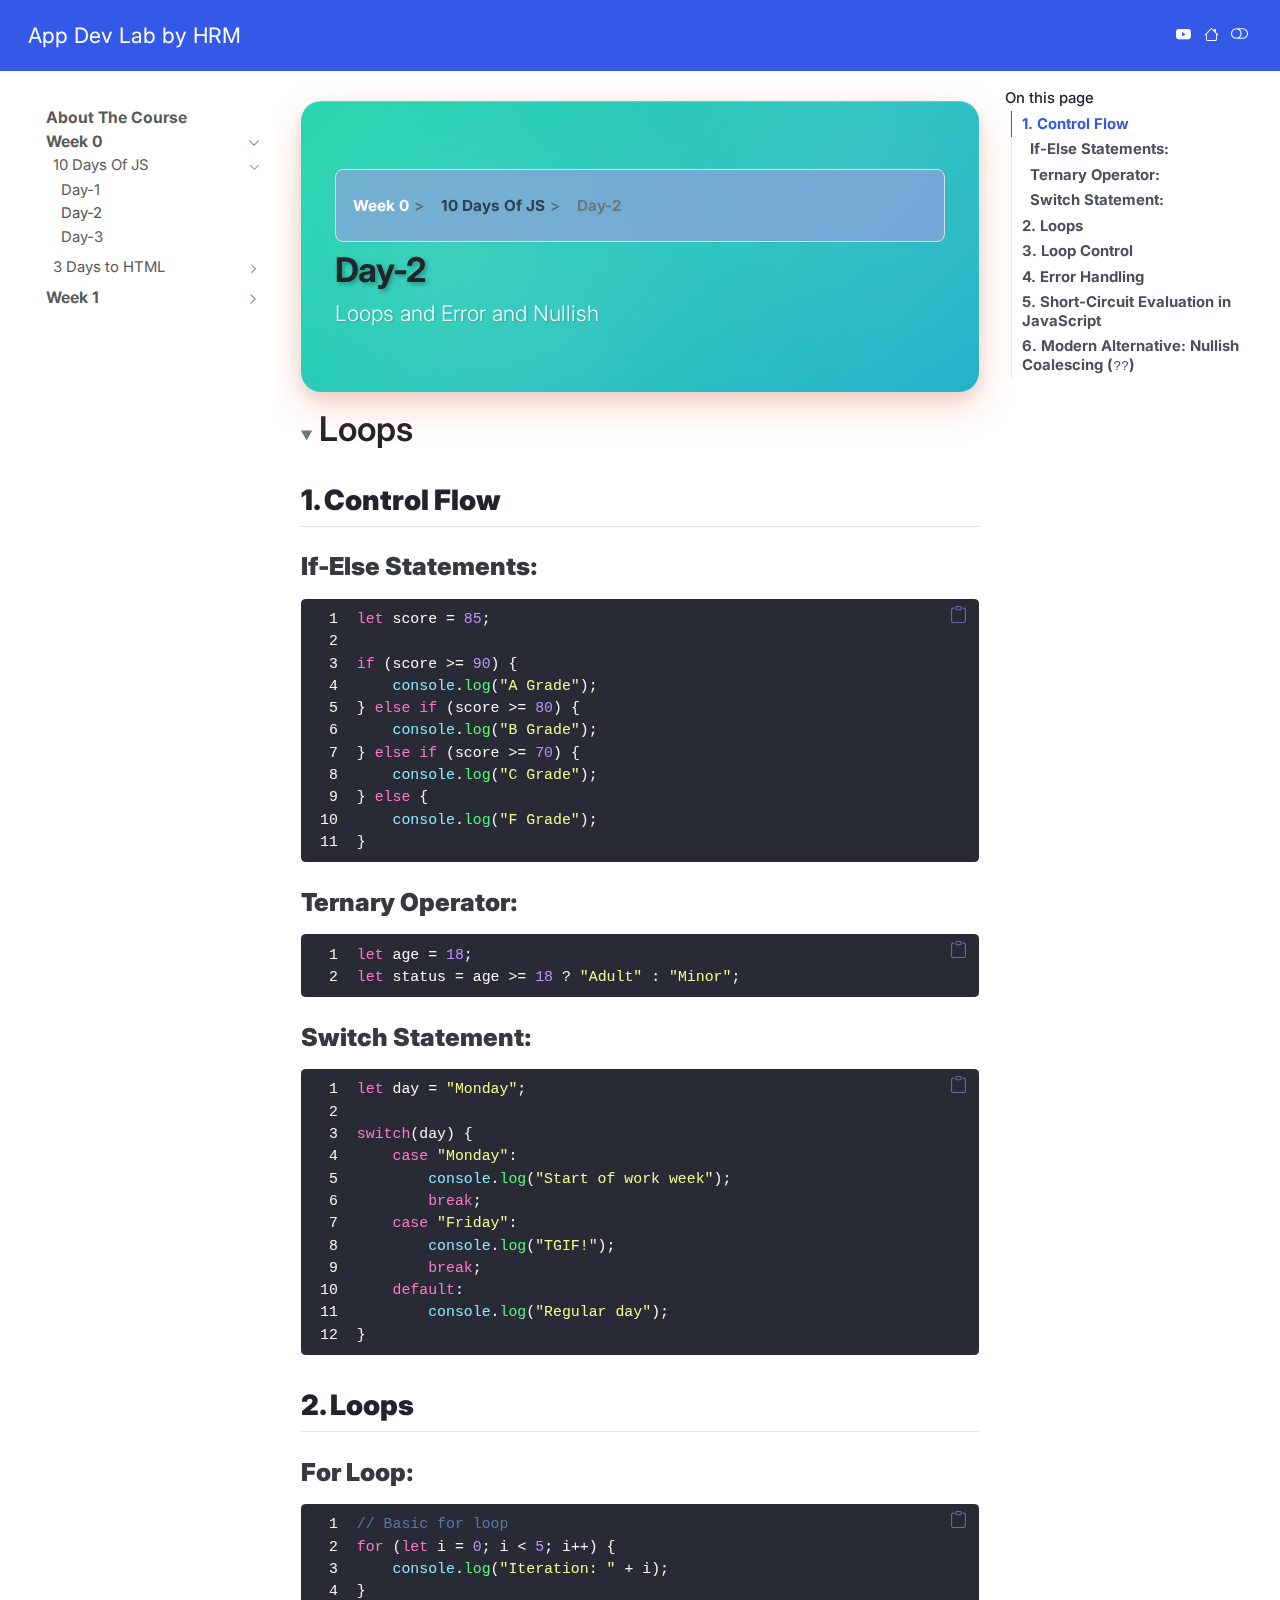
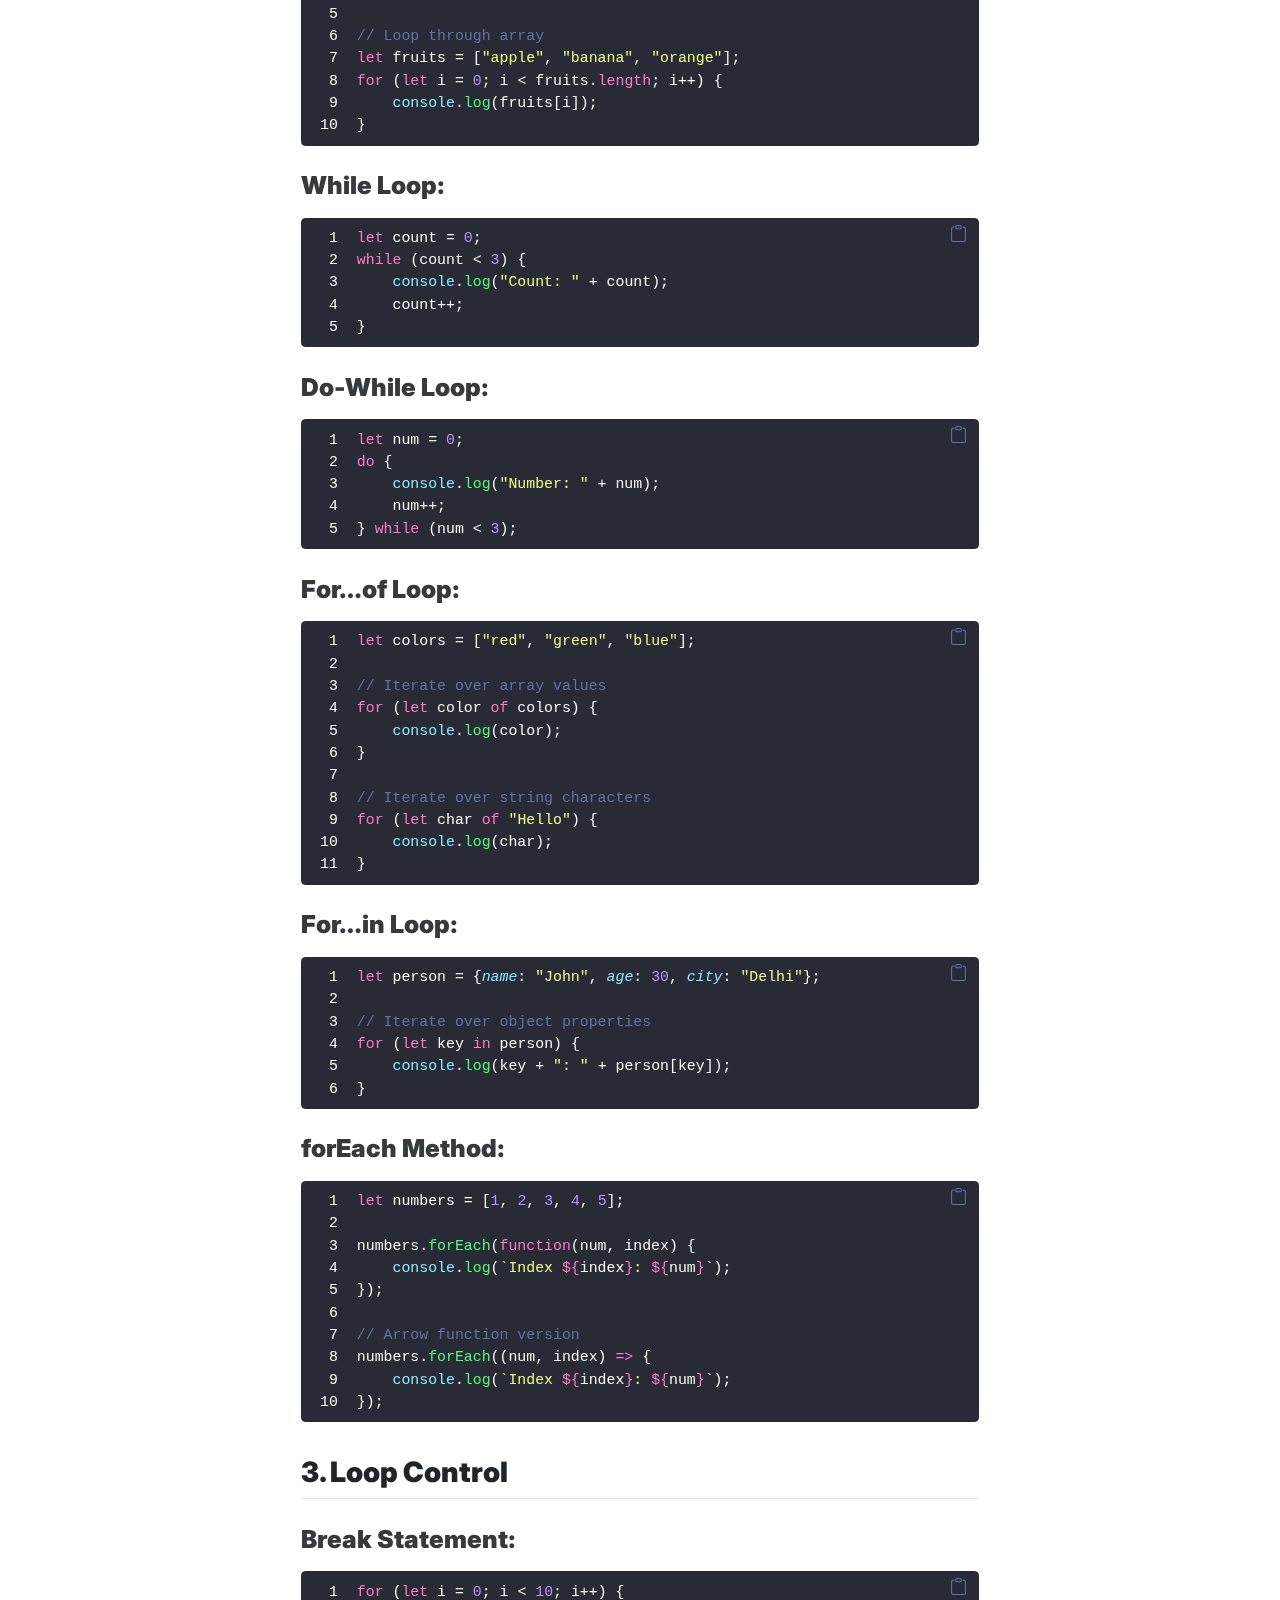
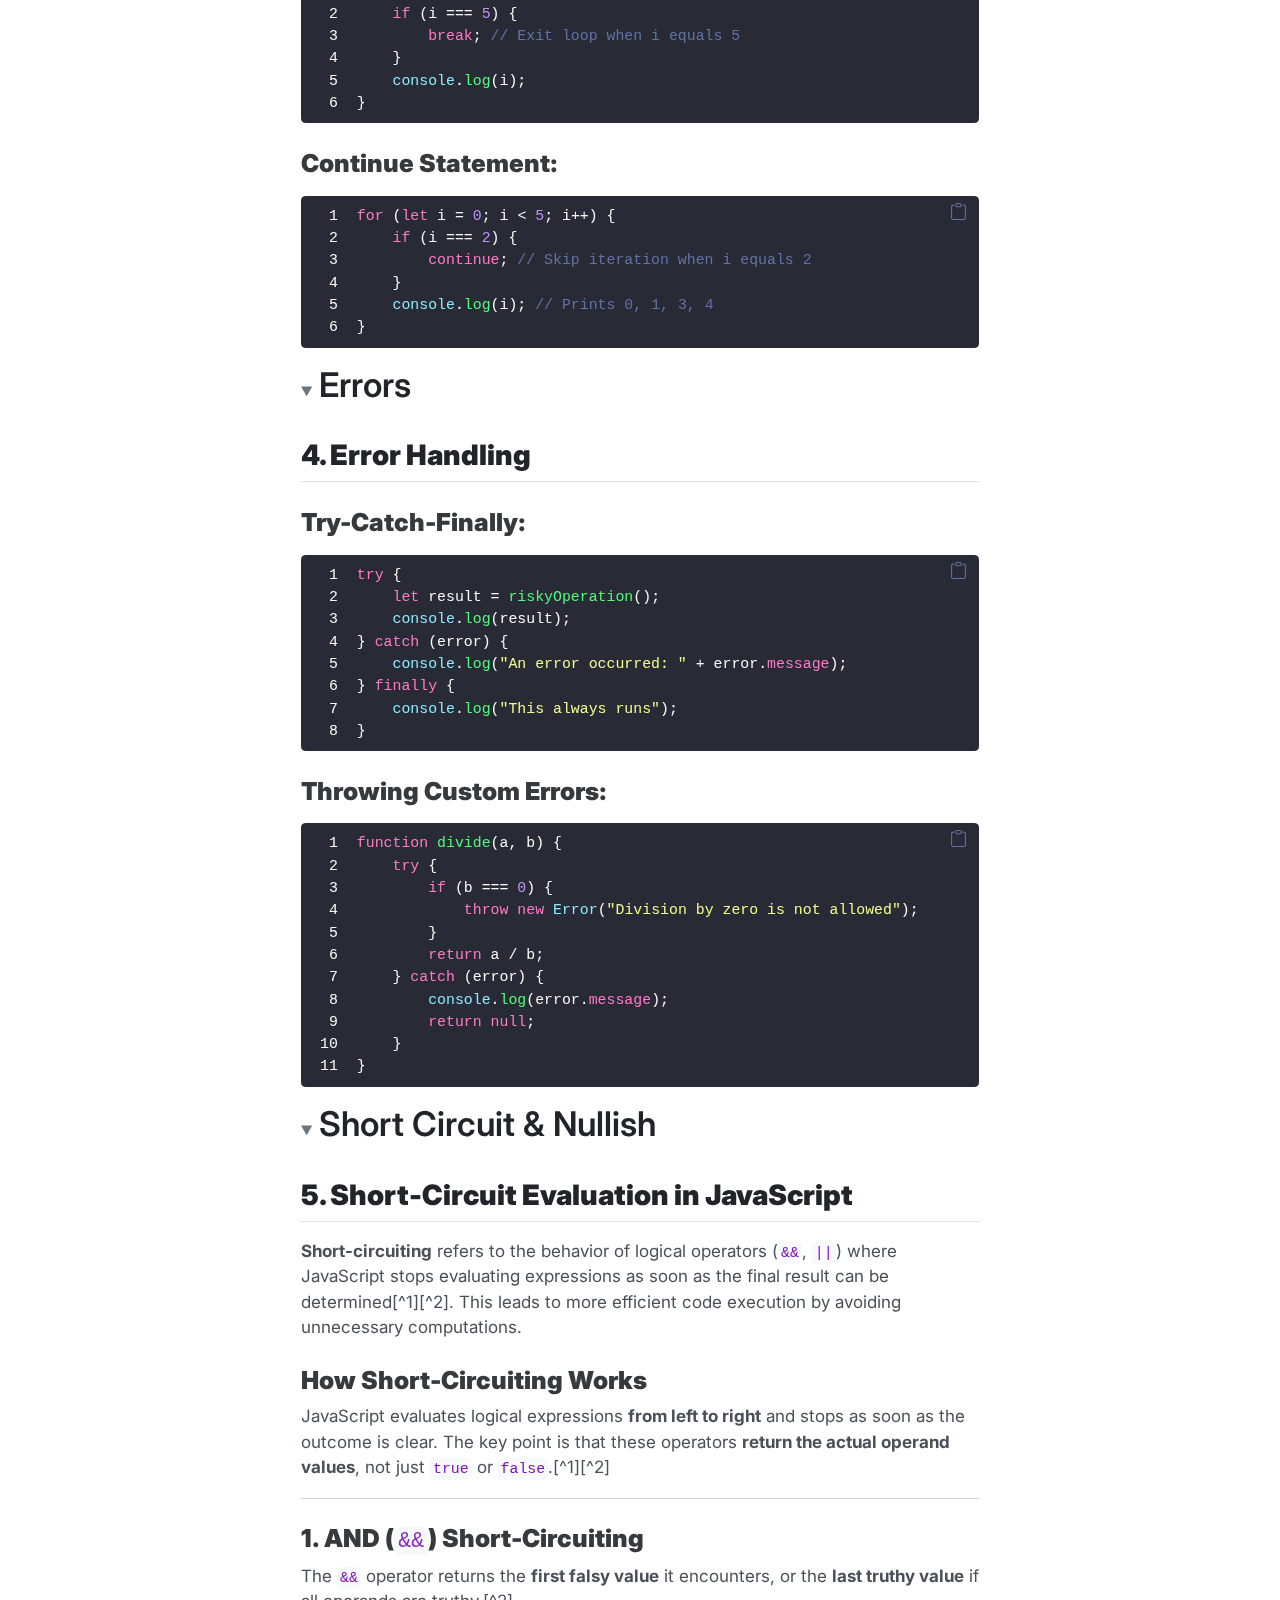
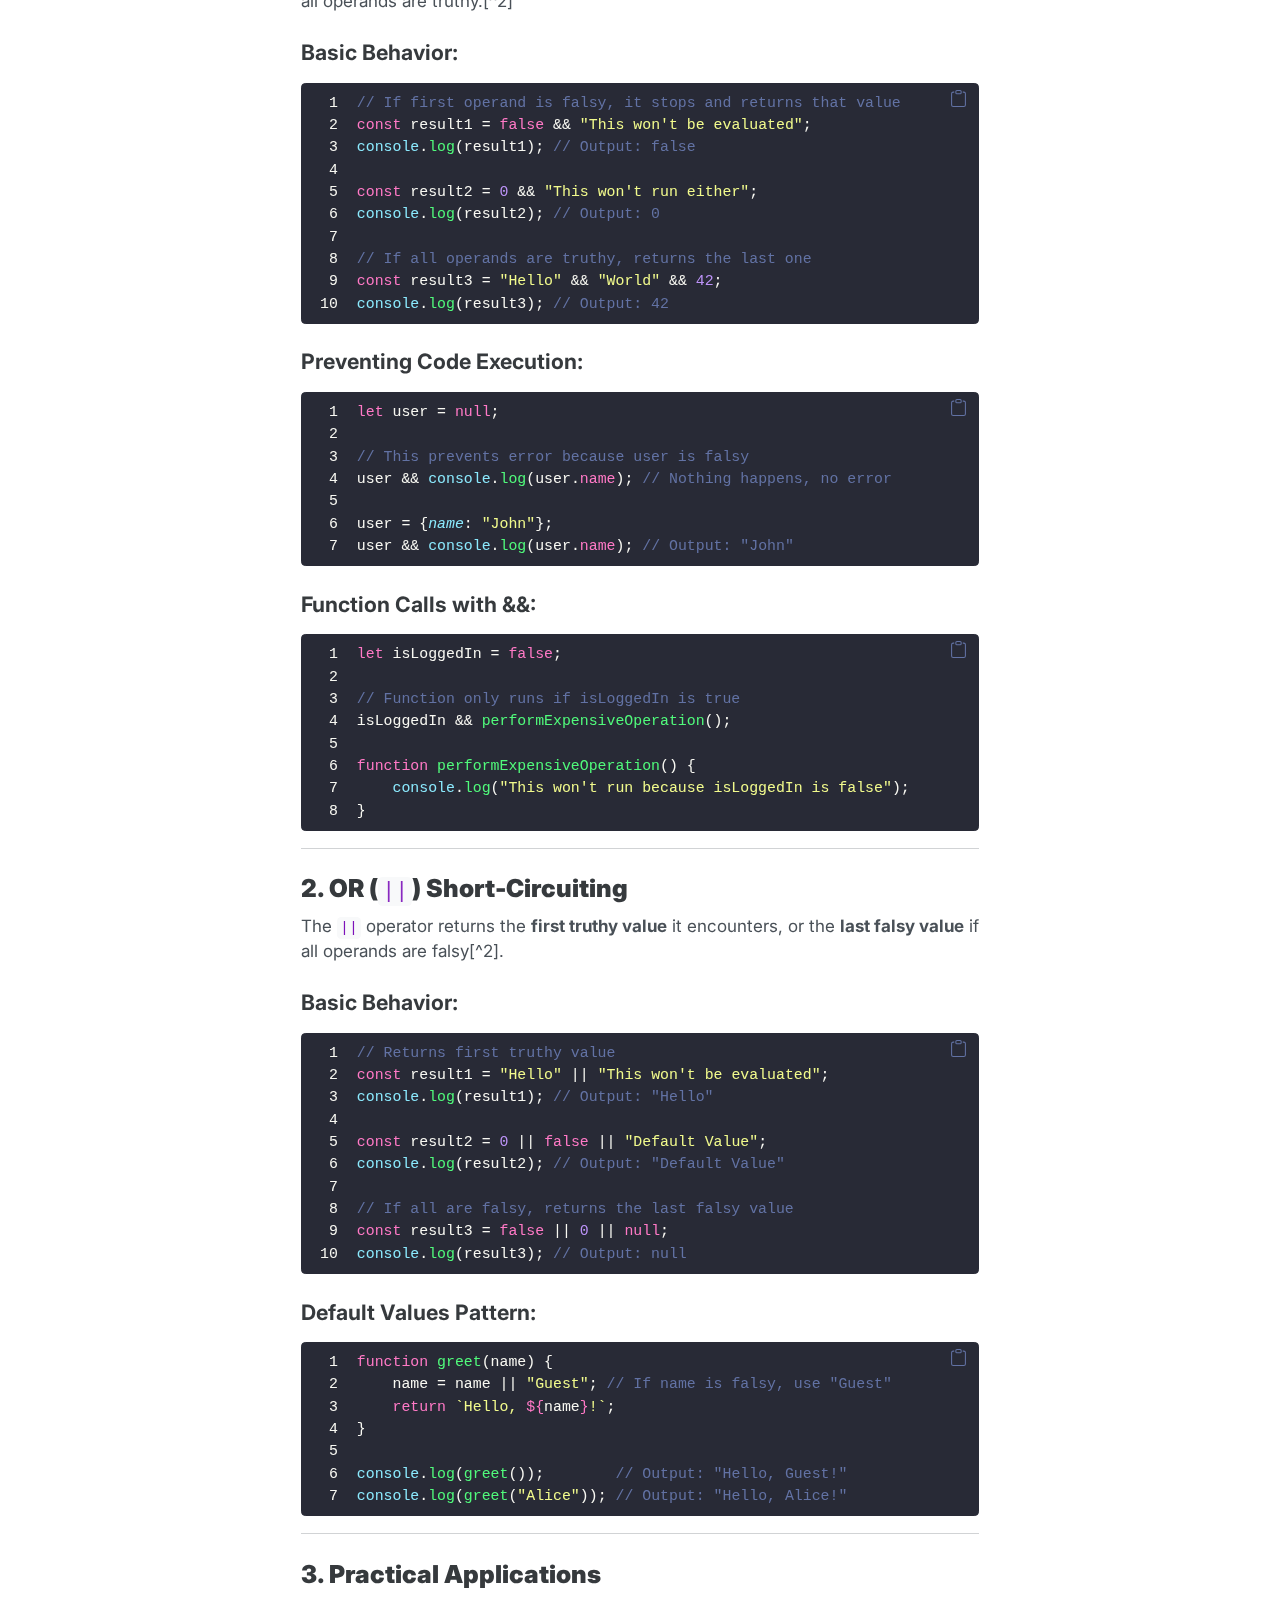
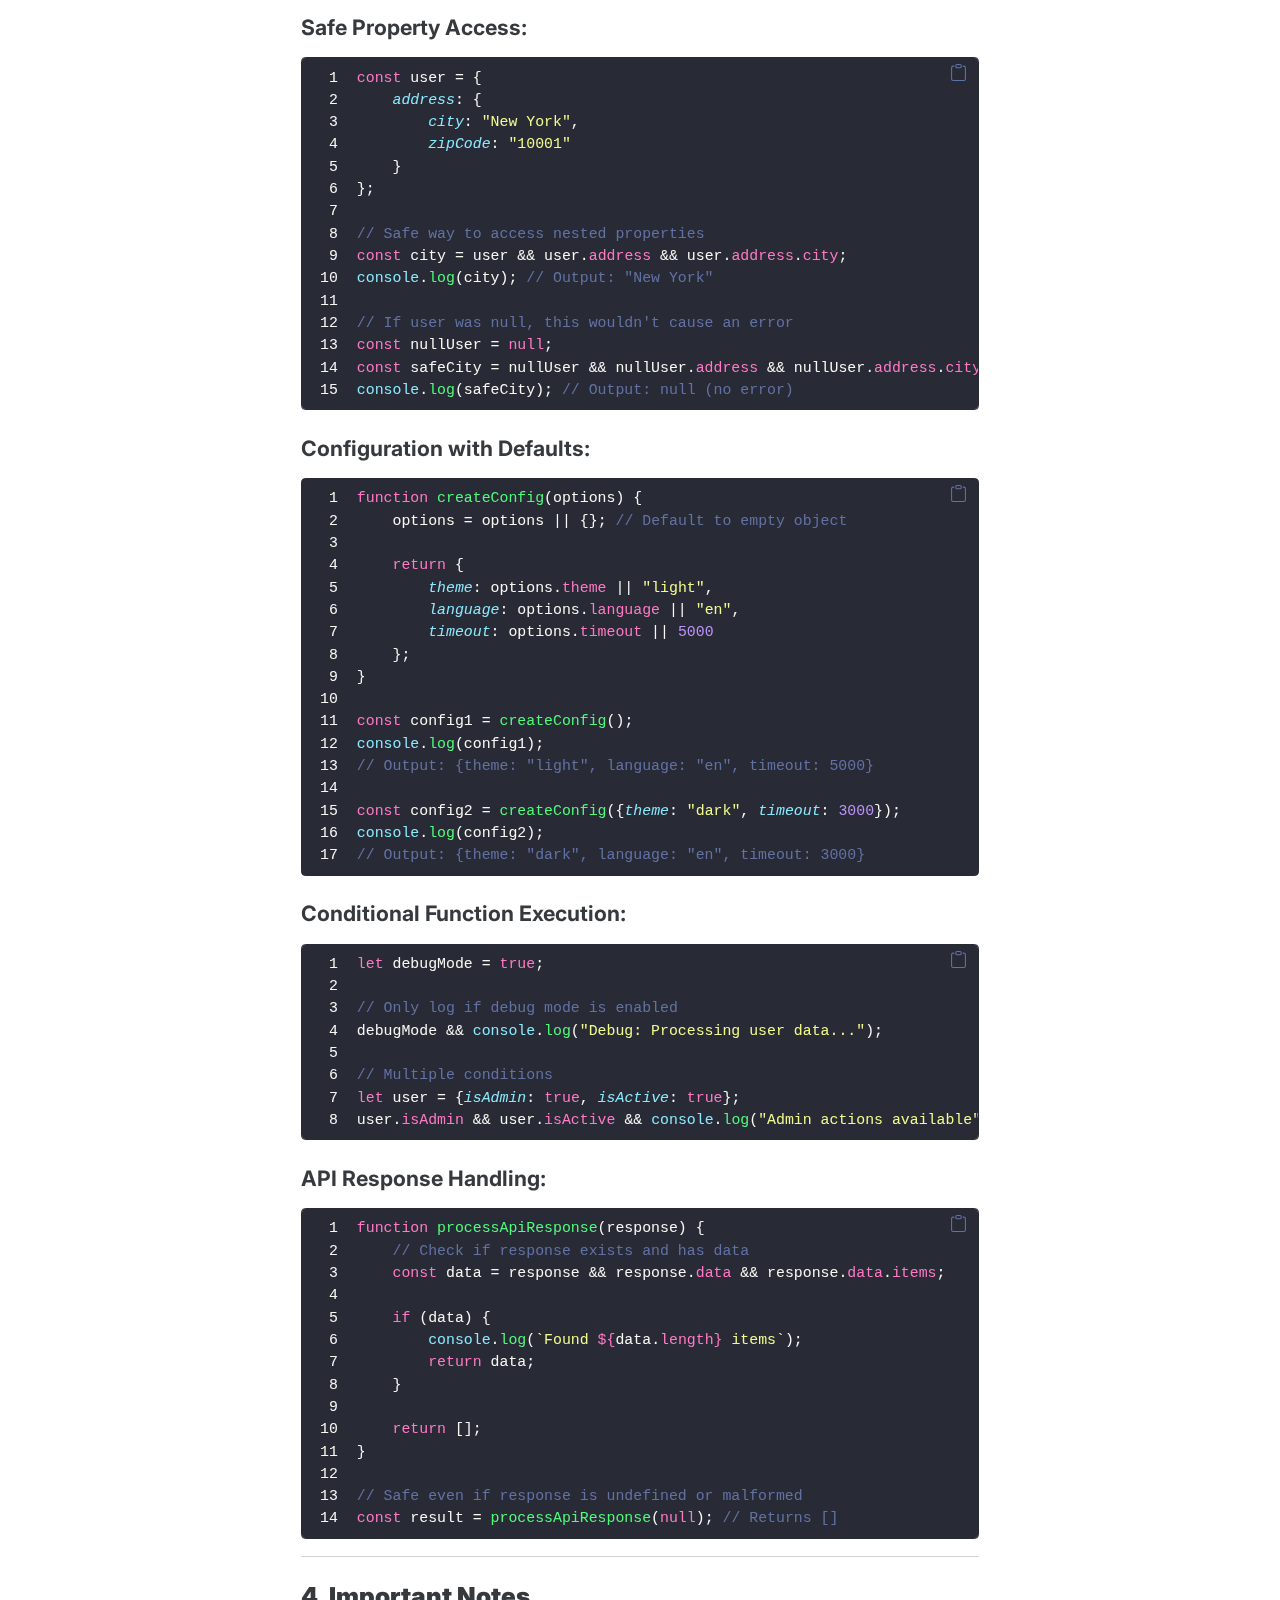
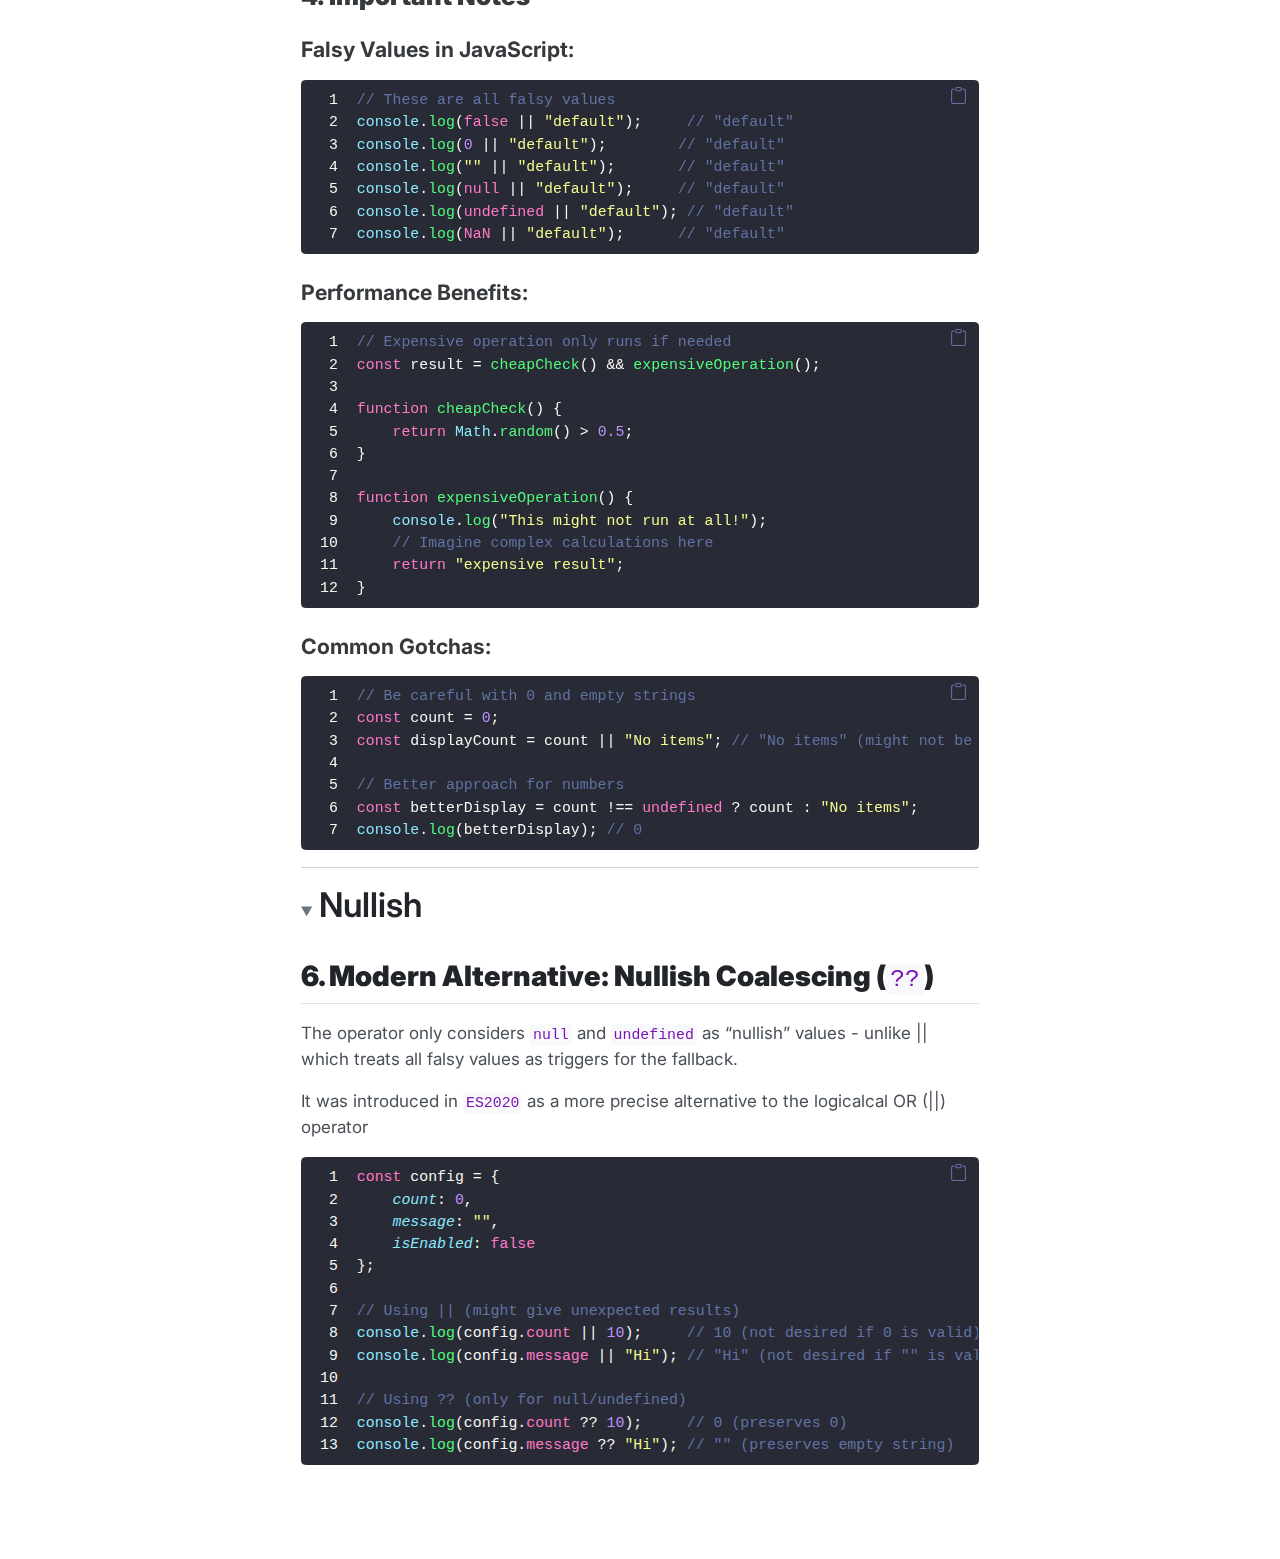
<file: docs/W0/JS/DAY_2.html>
<!DOCTYPE html>
<html xmlns="http://www.w3.org/1999/xhtml" lang="en" xml:lang="en"><head>

<meta charset="utf-8">
<meta name="generator" content="quarto-1.7.33">

<meta name="viewport" content="width=device-width, initial-scale=1.0, user-scalable=yes">


<title>Day-2 – App Dev Lab by HRM</title>
<style>
code{white-space: pre-wrap;}
span.smallcaps{font-variant: small-caps;}
div.columns{display: flex; gap: min(4vw, 1.5em);}
div.column{flex: auto; overflow-x: auto;}
div.hanging-indent{margin-left: 1.5em; text-indent: -1.5em;}
ul.task-list{list-style: none;}
ul.task-list li input[type="checkbox"] {
  width: 0.8em;
  margin: 0 0.8em 0.2em -1em; /* quarto-specific, see https://github.com/quarto-dev/quarto-cli/issues/4556 */ 
  vertical-align: middle;
}
/* CSS for syntax highlighting */
html { -webkit-text-size-adjust: 100%; }
pre > code.sourceCode { white-space: pre; position: relative; }
pre > code.sourceCode > span { display: inline-block; line-height: 1.25; }
pre > code.sourceCode > span:empty { height: 1.2em; }
.sourceCode { overflow: visible; }
code.sourceCode > span { color: inherit; text-decoration: inherit; }
div.sourceCode { margin: 1em 0; }
pre.sourceCode { margin: 0; }
@media screen {
div.sourceCode { overflow: auto; }
}
@media print {
pre > code.sourceCode { white-space: pre-wrap; }
pre > code.sourceCode > span { text-indent: -5em; padding-left: 5em; }
}
pre.numberSource code
  { counter-reset: source-line 0; }
pre.numberSource code > span
  { position: relative; left: -4em; counter-increment: source-line; }
pre.numberSource code > span > a:first-child::before
  { content: counter(source-line);
    position: relative; left: -1em; text-align: right; vertical-align: baseline;
    border: none; display: inline-block;
    -webkit-touch-callout: none; -webkit-user-select: none;
    -khtml-user-select: none; -moz-user-select: none;
    -ms-user-select: none; user-select: none;
    padding: 0 4px; width: 4em;
  }
pre.numberSource { margin-left: 3em;  padding-left: 4px; }
div.sourceCode
  {   }
@media screen {
pre > code.sourceCode > span > a:first-child::before { text-decoration: underline; }
}
</style>


<script src="../../site_libs/quarto-nav/quarto-nav.js"></script>
<script src="../../site_libs/quarto-nav/headroom.min.js"></script>
<script src="../../site_libs/clipboard/clipboard.min.js"></script>
<script src="../../site_libs/quarto-html/quarto.js" type="module"></script>
<script src="../../site_libs/quarto-html/tabsets/tabsets.js" type="module"></script>
<script src="../../site_libs/quarto-html/popper.min.js"></script>
<script src="../../site_libs/quarto-html/tippy.umd.min.js"></script>
<script src="../../site_libs/quarto-html/anchor.min.js"></script>
<link href="../../site_libs/quarto-html/tippy.css" rel="stylesheet">
<link href="../../site_libs/quarto-html/quarto-syntax-highlighting-ffffa96520c6cf7ec6bfd4297e4347f0.css" rel="stylesheet" class="quarto-color-scheme" id="quarto-text-highlighting-styles">
<link href="../../site_libs/quarto-html/quarto-syntax-highlighting-dark-ffffa96520c6cf7ec6bfd4297e4347f0.css" rel="stylesheet" class="quarto-color-scheme quarto-color-alternate" id="quarto-text-highlighting-styles">
<link href="../../site_libs/quarto-html/quarto-syntax-highlighting-ffffa96520c6cf7ec6bfd4297e4347f0.css" rel="stylesheet" class="quarto-color-scheme-extra" id="quarto-text-highlighting-styles">
<script src="../../site_libs/bootstrap/bootstrap.min.js"></script>
<link href="../../site_libs/bootstrap/bootstrap-icons.css" rel="stylesheet">
<link href="../../site_libs/bootstrap/bootstrap-d5e0c1151a2c97d362fc4a8b877fbc5b.min.css" rel="stylesheet" append-hash="true" class="quarto-color-scheme" id="quarto-bootstrap" data-mode="light">
<link href="../../site_libs/bootstrap/bootstrap-dark-9abcedaa66623c4356fc84edb00eef4b.min.css" rel="stylesheet" append-hash="true" class="quarto-color-scheme quarto-color-alternate" id="quarto-bootstrap" data-mode="light">
<link href="../../site_libs/bootstrap/bootstrap-d5e0c1151a2c97d362fc4a8b877fbc5b.min.css" rel="stylesheet" append-hash="true" class="quarto-color-scheme-extra" id="quarto-bootstrap" data-mode="light">
<script id="quarto-search-options" type="application/json">{
  "language": {
    "search-no-results-text": "No results",
    "search-matching-documents-text": "matching documents",
    "search-copy-link-title": "Copy link to search",
    "search-hide-matches-text": "Hide additional matches",
    "search-more-match-text": "more match in this document",
    "search-more-matches-text": "more matches in this document",
    "search-clear-button-title": "Clear",
    "search-text-placeholder": "",
    "search-detached-cancel-button-title": "Cancel",
    "search-submit-button-title": "Submit",
    "search-label": "Search"
  }
}</script>
<style>html{ scroll-behavior: smooth; }</style>


<link rel="stylesheet" href="../../styles.css">
</head>

<body class="nav-sidebar floating nav-fixed quarto-light"><script id="quarto-html-before-body" type="application/javascript">
    const toggleBodyColorMode = (bsSheetEl) => {
      const mode = bsSheetEl.getAttribute("data-mode");
      const bodyEl = window.document.querySelector("body");
      if (mode === "dark") {
        bodyEl.classList.add("quarto-dark");
        bodyEl.classList.remove("quarto-light");
      } else {
        bodyEl.classList.add("quarto-light");
        bodyEl.classList.remove("quarto-dark");
      }
    }
    const toggleBodyColorPrimary = () => {
      const bsSheetEl = window.document.querySelector("link#quarto-bootstrap:not([rel=disabled-stylesheet])");
      if (bsSheetEl) {
        toggleBodyColorMode(bsSheetEl);
      }
    }
    const setColorSchemeToggle = (alternate) => {
      const toggles = window.document.querySelectorAll('.quarto-color-scheme-toggle');
      for (let i=0; i < toggles.length; i++) {
        const toggle = toggles[i];
        if (toggle) {
          if (alternate) {
            toggle.classList.add("alternate");
          } else {
            toggle.classList.remove("alternate");
          }
        }
      }
    };
    const toggleColorMode = (alternate) => {
      // Switch the stylesheets
      const primaryStylesheets = window.document.querySelectorAll('link.quarto-color-scheme:not(.quarto-color-alternate)');
      const alternateStylesheets = window.document.querySelectorAll('link.quarto-color-scheme.quarto-color-alternate');
      manageTransitions('#quarto-margin-sidebar .nav-link', false);
      if (alternate) {
        // note: dark is layered on light, we don't disable primary!
        enableStylesheet(alternateStylesheets);
        for (const sheetNode of alternateStylesheets) {
          if (sheetNode.id === "quarto-bootstrap") {
            toggleBodyColorMode(sheetNode);
          }
        }
      } else {
        disableStylesheet(alternateStylesheets);
        enableStylesheet(primaryStylesheets)
        toggleBodyColorPrimary();
      }
      manageTransitions('#quarto-margin-sidebar .nav-link', true);
      // Switch the toggles
      setColorSchemeToggle(alternate)
      // Hack to workaround the fact that safari doesn't
      // properly recolor the scrollbar when toggling (#1455)
      if (navigator.userAgent.indexOf('Safari') > 0 && navigator.userAgent.indexOf('Chrome') == -1) {
        manageTransitions("body", false);
        window.scrollTo(0, 1);
        setTimeout(() => {
          window.scrollTo(0, 0);
          manageTransitions("body", true);
        }, 40);
      }
    }
    const disableStylesheet = (stylesheets) => {
      for (let i=0; i < stylesheets.length; i++) {
        const stylesheet = stylesheets[i];
        stylesheet.rel = 'disabled-stylesheet';
      }
    }
    const enableStylesheet = (stylesheets) => {
      for (let i=0; i < stylesheets.length; i++) {
        const stylesheet = stylesheets[i];
        if(stylesheet.rel !== 'stylesheet') { // for Chrome, which will still FOUC without this check
          stylesheet.rel = 'stylesheet';
        }
      }
    }
    const manageTransitions = (selector, allowTransitions) => {
      const els = window.document.querySelectorAll(selector);
      for (let i=0; i < els.length; i++) {
        const el = els[i];
        if (allowTransitions) {
          el.classList.remove('notransition');
        } else {
          el.classList.add('notransition');
        }
      }
    }
    const isFileUrl = () => {
      return window.location.protocol === 'file:';
    }
    const hasAlternateSentinel = () => {
      let styleSentinel = getColorSchemeSentinel();
      if (styleSentinel !== null) {
        return styleSentinel === "alternate";
      } else {
        return false;
      }
    }
    const setStyleSentinel = (alternate) => {
      const value = alternate ? "alternate" : "default";
      if (!isFileUrl()) {
        window.localStorage.setItem("quarto-color-scheme", value);
      } else {
        localAlternateSentinel = value;
      }
    }
    const getColorSchemeSentinel = () => {
      if (!isFileUrl()) {
        const storageValue = window.localStorage.getItem("quarto-color-scheme");
        return storageValue != null ? storageValue : localAlternateSentinel;
      } else {
        return localAlternateSentinel;
      }
    }
    const toggleGiscusIfUsed = (isAlternate, darkModeDefault) => {
      const baseTheme = document.querySelector('#giscus-base-theme')?.value ?? 'light';
      const alternateTheme = document.querySelector('#giscus-alt-theme')?.value ?? 'dark';
      let newTheme = '';
      if(authorPrefersDark) {
        newTheme = isAlternate ? baseTheme : alternateTheme;
      } else {
        newTheme = isAlternate ? alternateTheme : baseTheme;
      }
      const changeGiscusTheme = () => {
        // From: https://github.com/giscus/giscus/issues/336
        const sendMessage = (message) => {
          const iframe = document.querySelector('iframe.giscus-frame');
          if (!iframe) return;
          iframe.contentWindow.postMessage({ giscus: message }, 'https://giscus.app');
        }
        sendMessage({
          setConfig: {
            theme: newTheme
          }
        });
      }
      const isGiscussLoaded = window.document.querySelector('iframe.giscus-frame') !== null;
      if (isGiscussLoaded) {
        changeGiscusTheme();
      }
    };
    const authorPrefersDark = false;
    const darkModeDefault = authorPrefersDark;
      document.querySelector('link#quarto-text-highlighting-styles.quarto-color-scheme-extra').rel = 'disabled-stylesheet';
      document.querySelector('link#quarto-bootstrap.quarto-color-scheme-extra').rel = 'disabled-stylesheet';
    let localAlternateSentinel = darkModeDefault ? 'alternate' : 'default';
    // Dark / light mode switch
    window.quartoToggleColorScheme = () => {
      // Read the current dark / light value
      let toAlternate = !hasAlternateSentinel();
      toggleColorMode(toAlternate);
      setStyleSentinel(toAlternate);
      toggleGiscusIfUsed(toAlternate, darkModeDefault);
      window.dispatchEvent(new Event('resize'));
    };
    // Switch to dark mode if need be
    if (hasAlternateSentinel()) {
      toggleColorMode(true);
    } else {
      toggleColorMode(false);
    }
  </script>

<div id="quarto-search-results"></div>
  <header id="quarto-header" class="headroom fixed-top">
    <nav class="navbar navbar-expand-lg " data-bs-theme="dark">
      <div class="navbar-container container-fluid">
      <div class="navbar-brand-container mx-auto">
    <a class="navbar-brand" href="../../index.html">
    <span class="navbar-title">App Dev Lab by HRM</span>
    </a>
  </div>
        <div class="quarto-navbar-tools tools-wide tools-end">
    <a href="https://www.youtube.com/@deepinside333hrm" title="" class="quarto-navigation-tool px-1" aria-label="" target="_blank"><i class="bi bi-youtube"></i></a>
    <a href="https://hrmiitm.github.io" title="" class="quarto-navigation-tool px-1" aria-label=""><i class="bi bi-house"></i></a>
  <a href="" class="quarto-color-scheme-toggle quarto-navigation-tool  px-1" onclick="window.quartoToggleColorScheme(); return false;" title="Toggle dark mode"><i class="bi"></i></a>
</div>
      </div> <!-- /container-fluid -->
    </nav>
  <nav class="quarto-secondary-nav">
    <div class="container-fluid d-flex">
      <button type="button" class="quarto-btn-toggle btn" data-bs-toggle="collapse" role="button" data-bs-target=".quarto-sidebar-collapse-item" aria-controls="quarto-sidebar" aria-expanded="false" aria-label="Toggle sidebar navigation" onclick="if (window.quartoToggleHeadroom) { window.quartoToggleHeadroom(); }">
        <i class="bi bi-layout-text-sidebar-reverse"></i>
      </button>
        <nav class="quarto-page-breadcrumbs" aria-label="breadcrumb"><ol class="breadcrumb"><li class="breadcrumb-item"><strong>Week 0</strong></li><li class="breadcrumb-item"><a href="../../W0/JS/DAY_1.html">10 Days Of JS</a></li><li class="breadcrumb-item"><a href="../../W0/JS/DAY_2.html">Day-2</a></li></ol></nav>
        <a class="flex-grow-1" role="navigation" data-bs-toggle="collapse" data-bs-target=".quarto-sidebar-collapse-item" aria-controls="quarto-sidebar" aria-expanded="false" aria-label="Toggle sidebar navigation" onclick="if (window.quartoToggleHeadroom) { window.quartoToggleHeadroom(); }">      
        </a>
    </div>
  </nav>
</header>
<!-- content -->
<div id="quarto-content" class="quarto-container page-columns page-rows-contents page-layout-article page-navbar">
<!-- sidebar -->
  <nav id="quarto-sidebar" class="sidebar collapse collapse-horizontal quarto-sidebar-collapse-item sidebar-navigation floating overflow-auto">
    <div class="sidebar-menu-container"> 
    <ul class="list-unstyled mt-1">
        <li class="sidebar-item">
  <div class="sidebar-item-container"> 
  <a href="../../index.html" class="sidebar-item-text sidebar-link">
 <span class="menu-text"><strong>About The Course</strong></span></a>
  </div>
</li>
        <li class="sidebar-item sidebar-item-section">
      <div class="sidebar-item-container"> 
            <a class="sidebar-item-text sidebar-link text-start" data-bs-toggle="collapse" data-bs-target="#quarto-sidebar-section-1" role="navigation" aria-expanded="true">
 <span class="menu-text"><strong>Week 0</strong></span></a>
          <a class="sidebar-item-toggle text-start" data-bs-toggle="collapse" data-bs-target="#quarto-sidebar-section-1" role="navigation" aria-expanded="true" aria-label="Toggle section">
            <i class="bi bi-chevron-right ms-2"></i>
          </a> 
      </div>
      <ul id="quarto-sidebar-section-1" class="collapse list-unstyled sidebar-section depth1 show">  
          <li class="sidebar-item sidebar-item-section">
      <div class="sidebar-item-container"> 
            <a class="sidebar-item-text sidebar-link text-start" data-bs-toggle="collapse" data-bs-target="#quarto-sidebar-section-2" role="navigation" aria-expanded="true">
 <span class="menu-text">10 Days Of JS</span></a>
          <a class="sidebar-item-toggle text-start" data-bs-toggle="collapse" data-bs-target="#quarto-sidebar-section-2" role="navigation" aria-expanded="true" aria-label="Toggle section">
            <i class="bi bi-chevron-right ms-2"></i>
          </a> 
      </div>
      <ul id="quarto-sidebar-section-2" class="collapse list-unstyled sidebar-section depth2 show">  
          <li class="sidebar-item">
  <div class="sidebar-item-container"> 
  <a href="../../W0/JS/DAY_1.html" class="sidebar-item-text sidebar-link">
 <span class="menu-text">Day-1</span></a>
  </div>
</li>
          <li class="sidebar-item">
  <div class="sidebar-item-container"> 
  <a href="../../W0/JS/DAY_2.html" class="sidebar-item-text sidebar-link active">
 <span class="menu-text">Day-2</span></a>
  </div>
</li>
          <li class="sidebar-item">
  <div class="sidebar-item-container"> 
  <a href="../../W0/JS/DAY_3.html" class="sidebar-item-text sidebar-link">
 <span class="menu-text">Day-3</span></a>
  </div>
</li>
      </ul>
  </li>
          <li class="sidebar-item sidebar-item-section">
      <div class="sidebar-item-container"> 
            <a class="sidebar-item-text sidebar-link text-start collapsed" data-bs-toggle="collapse" data-bs-target="#quarto-sidebar-section-3" role="navigation" aria-expanded="false">
 <span class="menu-text">3 Days to HTML</span></a>
          <a class="sidebar-item-toggle text-start collapsed" data-bs-toggle="collapse" data-bs-target="#quarto-sidebar-section-3" role="navigation" aria-expanded="false" aria-label="Toggle section">
            <i class="bi bi-chevron-right ms-2"></i>
          </a> 
      </div>
      <ul id="quarto-sidebar-section-3" class="collapse list-unstyled sidebar-section depth2 ">  
          <li class="sidebar-item">
  <div class="sidebar-item-container"> 
  <a href="../../W0/HTML/DAY_1.html" class="sidebar-item-text sidebar-link">
 <span class="menu-text">Day-1</span></a>
  </div>
</li>
          <li class="sidebar-item">
  <div class="sidebar-item-container"> 
  <a href="../../W0/HTML/DAY_2.html" class="sidebar-item-text sidebar-link">
 <span class="menu-text">Day-2</span></a>
  </div>
</li>
      </ul>
  </li>
      </ul>
  </li>
        <li class="sidebar-item sidebar-item-section">
      <div class="sidebar-item-container"> 
            <a class="sidebar-item-text sidebar-link text-start collapsed" data-bs-toggle="collapse" data-bs-target="#quarto-sidebar-section-4" role="navigation" aria-expanded="false">
 <span class="menu-text"><strong>Week 1</strong></span></a>
          <a class="sidebar-item-toggle text-start collapsed" data-bs-toggle="collapse" data-bs-target="#quarto-sidebar-section-4" role="navigation" aria-expanded="false" aria-label="Toggle section">
            <i class="bi bi-chevron-right ms-2"></i>
          </a> 
      </div>
      <ul id="quarto-sidebar-section-4" class="collapse list-unstyled sidebar-section depth1 ">  
          <li class="sidebar-item sidebar-item-section">
      <div class="sidebar-item-container"> 
            <a class="sidebar-item-text sidebar-link text-start collapsed" data-bs-toggle="collapse" data-bs-target="#quarto-sidebar-section-5" role="navigation" aria-expanded="false">
 <span class="menu-text"><strong>1. Basics</strong></span></a>
          <a class="sidebar-item-toggle text-start collapsed" data-bs-toggle="collapse" data-bs-target="#quarto-sidebar-section-5" role="navigation" aria-expanded="false" aria-label="Toggle section">
            <i class="bi bi-chevron-right ms-2"></i>
          </a> 
      </div>
      <ul id="quarto-sidebar-section-5" class="collapse list-unstyled sidebar-section depth2 ">  
          <li class="sidebar-item">
  <div class="sidebar-item-container"> 
  <a href="../../W1/1_basics/JS_BASICS.html" class="sidebar-item-text sidebar-link">
 <span class="menu-text">Javascript Intro</span></a>
  </div>
</li>
          <li class="sidebar-item">
  <div class="sidebar-item-container"> 
  <a href="../../W1/1_basics/BASIC_DSA.html" class="sidebar-item-text sidebar-link">
 <span class="menu-text">DSA Overview</span></a>
  </div>
</li>
      </ul>
  </li>
          <li class="sidebar-item sidebar-item-section">
      <div class="sidebar-item-container"> 
            <a class="sidebar-item-text sidebar-link text-start collapsed" data-bs-toggle="collapse" data-bs-target="#quarto-sidebar-section-6" role="navigation" aria-expanded="false">
 <span class="menu-text"><strong>2. Sorting Algorithms</strong></span></a>
          <a class="sidebar-item-toggle text-start collapsed" data-bs-toggle="collapse" data-bs-target="#quarto-sidebar-section-6" role="navigation" aria-expanded="false" aria-label="Toggle section">
            <i class="bi bi-chevron-right ms-2"></i>
          </a> 
      </div>
      <ul id="quarto-sidebar-section-6" class="collapse list-unstyled sidebar-section depth2 ">  
          <li class="sidebar-item">
  <div class="sidebar-item-container"> 
  <a href="../../W1/2_sorting/1_sel_ins.html" class="sidebar-item-text sidebar-link">
 <span class="menu-text">Selection &amp; Insertion Sort</span></a>
  </div>
</li>
          <li class="sidebar-item">
  <div class="sidebar-item-container"> 
  <a href="../../W1/2_sorting/2_merge_quick.html" class="sidebar-item-text sidebar-link">
 <span class="menu-text">Merge &amp; Quick Sort</span></a>
  </div>
</li>
      </ul>
  </li>
      </ul>
  </li>
    </ul>
    </div>
</nav>
<div id="quarto-sidebar-glass" class="quarto-sidebar-collapse-item" data-bs-toggle="collapse" data-bs-target=".quarto-sidebar-collapse-item"></div>
<!-- margin-sidebar -->
    <div id="quarto-margin-sidebar" class="sidebar margin-sidebar">
        <nav id="TOC" role="doc-toc" class="toc-active">
    <h2 id="toc-title">On this page</h2>
   
  <ul>
  <li><a href="#control-flow" id="toc-control-flow" class="nav-link active" data-scroll-target="#control-flow"><strong>1. Control Flow</strong></a>
  <ul class="collapse">
  <li><a href="#if-else-statements" id="toc-if-else-statements" class="nav-link" data-scroll-target="#if-else-statements"><strong>If-Else Statements:</strong></a></li>
  <li><a href="#ternary-operator" id="toc-ternary-operator" class="nav-link" data-scroll-target="#ternary-operator"><strong>Ternary Operator:</strong></a></li>
  <li><a href="#switch-statement" id="toc-switch-statement" class="nav-link" data-scroll-target="#switch-statement"><strong>Switch Statement:</strong></a></li>
  </ul></li>
  <li><a href="#loops" id="toc-loops" class="nav-link" data-scroll-target="#loops"><strong>2. Loops</strong></a>
  <ul class="collapse">
  <li><a href="#for-loop" id="toc-for-loop" class="nav-link" data-scroll-target="#for-loop"><strong>For Loop:</strong></a></li>
  <li><a href="#while-loop" id="toc-while-loop" class="nav-link" data-scroll-target="#while-loop"><strong>While Loop:</strong></a></li>
  <li><a href="#do-while-loop" id="toc-do-while-loop" class="nav-link" data-scroll-target="#do-while-loop"><strong>Do-While Loop:</strong></a></li>
  <li><a href="#forof-loop" id="toc-forof-loop" class="nav-link" data-scroll-target="#forof-loop"><strong>For…of Loop:</strong></a></li>
  <li><a href="#forin-loop" id="toc-forin-loop" class="nav-link" data-scroll-target="#forin-loop"><strong>For…in Loop:</strong></a></li>
  <li><a href="#foreach-method" id="toc-foreach-method" class="nav-link" data-scroll-target="#foreach-method"><strong>forEach Method:</strong></a></li>
  </ul></li>
  <li><a href="#loop-control" id="toc-loop-control" class="nav-link" data-scroll-target="#loop-control"><strong>3. Loop Control</strong></a>
  <ul class="collapse">
  <li><a href="#break-statement" id="toc-break-statement" class="nav-link" data-scroll-target="#break-statement"><strong>Break Statement:</strong></a></li>
  <li><a href="#continue-statement" id="toc-continue-statement" class="nav-link" data-scroll-target="#continue-statement"><strong>Continue Statement:</strong></a></li>
  </ul></li>
  <li><a href="#error-handling" id="toc-error-handling" class="nav-link" data-scroll-target="#error-handling"><strong>4. Error Handling</strong></a>
  <ul class="collapse">
  <li><a href="#try-catch-finally" id="toc-try-catch-finally" class="nav-link" data-scroll-target="#try-catch-finally"><strong>Try-Catch-Finally:</strong></a></li>
  <li><a href="#throwing-custom-errors" id="toc-throwing-custom-errors" class="nav-link" data-scroll-target="#throwing-custom-errors"><strong>Throwing Custom Errors:</strong></a></li>
  </ul></li>
  <li><a href="#short-circuit-evaluation-in-javascript" id="toc-short-circuit-evaluation-in-javascript" class="nav-link" data-scroll-target="#short-circuit-evaluation-in-javascript"><strong>5. Short-Circuit Evaluation in JavaScript</strong></a>
  <ul class="collapse">
  <li><a href="#how-short-circuiting-works" id="toc-how-short-circuiting-works" class="nav-link" data-scroll-target="#how-short-circuiting-works"><strong>How Short-Circuiting Works</strong></a></li>
  <li><a href="#and-short-circuiting" id="toc-and-short-circuiting" class="nav-link" data-scroll-target="#and-short-circuiting"><strong>1. AND (<code>&amp;&amp;</code>) Short-Circuiting</strong></a></li>
  <li><a href="#or-short-circuiting" id="toc-or-short-circuiting" class="nav-link" data-scroll-target="#or-short-circuiting"><strong>2. OR (<code>||</code>) Short-Circuiting</strong></a></li>
  <li><a href="#practical-applications" id="toc-practical-applications" class="nav-link" data-scroll-target="#practical-applications"><strong>3. Practical Applications</strong></a></li>
  <li><a href="#important-notes" id="toc-important-notes" class="nav-link" data-scroll-target="#important-notes"><strong>4. Important Notes</strong></a></li>
  </ul></li>
  <li><a href="#modern-alternative-nullish-coalescing" id="toc-modern-alternative-nullish-coalescing" class="nav-link" data-scroll-target="#modern-alternative-nullish-coalescing"><strong>6. Modern Alternative: Nullish Coalescing (<code>??</code>)</strong></a></li>
  </ul>
</nav>
    </div>
<!-- main -->
<main class="content" id="quarto-document-content">


<header id="title-block-header" class="quarto-title-block default"><nav class="quarto-page-breadcrumbs quarto-title-breadcrumbs d-none d-lg-block" aria-label="breadcrumb"><ol class="breadcrumb"><li class="breadcrumb-item"><strong>Week 0</strong></li><li class="breadcrumb-item"><a href="../../W0/JS/DAY_1.html">10 Days Of JS</a></li><li class="breadcrumb-item"><a href="../../W0/JS/DAY_2.html">Day-2</a></li></ol></nav>
<div class="quarto-title">
<h1 class="title">Day-2</h1>
<p class="subtitle lead">Loops and Error and Nullish</p>
</div>



<div class="quarto-title-meta">

    
  
    
  </div>
  


</header>


<details open="">
<summary>
<h1 style="display: inline;">
Loops
</h1>
</summary>
<section id="control-flow" class="level2">
<h2 class="anchored" data-anchor-id="control-flow"><strong>1. Control Flow</strong></h2>
<section id="if-else-statements" class="level3">
<h3 class="anchored" data-anchor-id="if-else-statements"><strong>If-Else Statements:</strong></h3>
<div class="sourceCode" id="cb1"><pre class="sourceCode numberSource javascript number-lines code-with-copy"><code class="sourceCode javascript"><span id="cb1-1"><a href="#cb1-1"></a><span class="kw">let</span> score <span class="op">=</span> <span class="dv">85</span><span class="op">;</span></span>
<span id="cb1-2"><a href="#cb1-2"></a></span>
<span id="cb1-3"><a href="#cb1-3"></a><span class="cf">if</span> (score <span class="op">&gt;=</span> <span class="dv">90</span>) {</span>
<span id="cb1-4"><a href="#cb1-4"></a>    <span class="bu">console</span><span class="op">.</span><span class="fu">log</span>(<span class="st">"A Grade"</span>)<span class="op">;</span></span>
<span id="cb1-5"><a href="#cb1-5"></a>} <span class="cf">else</span> <span class="cf">if</span> (score <span class="op">&gt;=</span> <span class="dv">80</span>) {</span>
<span id="cb1-6"><a href="#cb1-6"></a>    <span class="bu">console</span><span class="op">.</span><span class="fu">log</span>(<span class="st">"B Grade"</span>)<span class="op">;</span></span>
<span id="cb1-7"><a href="#cb1-7"></a>} <span class="cf">else</span> <span class="cf">if</span> (score <span class="op">&gt;=</span> <span class="dv">70</span>) {</span>
<span id="cb1-8"><a href="#cb1-8"></a>    <span class="bu">console</span><span class="op">.</span><span class="fu">log</span>(<span class="st">"C Grade"</span>)<span class="op">;</span></span>
<span id="cb1-9"><a href="#cb1-9"></a>} <span class="cf">else</span> {</span>
<span id="cb1-10"><a href="#cb1-10"></a>    <span class="bu">console</span><span class="op">.</span><span class="fu">log</span>(<span class="st">"F Grade"</span>)<span class="op">;</span></span>
<span id="cb1-11"><a href="#cb1-11"></a>}</span></code><button title="Copy to Clipboard" class="code-copy-button"><i class="bi"></i></button></pre></div>
</section>
<section id="ternary-operator" class="level3">
<h3 class="anchored" data-anchor-id="ternary-operator"><strong>Ternary Operator:</strong></h3>
<div class="sourceCode" id="cb2"><pre class="sourceCode numberSource javascript number-lines code-with-copy"><code class="sourceCode javascript"><span id="cb2-1"><a href="#cb2-1"></a><span class="kw">let</span> age <span class="op">=</span> <span class="dv">18</span><span class="op">;</span></span>
<span id="cb2-2"><a href="#cb2-2"></a><span class="kw">let</span> status <span class="op">=</span> age <span class="op">&gt;=</span> <span class="dv">18</span> <span class="op">?</span> <span class="st">"Adult"</span> <span class="op">:</span> <span class="st">"Minor"</span><span class="op">;</span></span></code><button title="Copy to Clipboard" class="code-copy-button"><i class="bi"></i></button></pre></div>
</section>
<section id="switch-statement" class="level3">
<h3 class="anchored" data-anchor-id="switch-statement"><strong>Switch Statement:</strong></h3>
<div class="sourceCode" id="cb3"><pre class="sourceCode numberSource javascript number-lines code-with-copy"><code class="sourceCode javascript"><span id="cb3-1"><a href="#cb3-1"></a><span class="kw">let</span> day <span class="op">=</span> <span class="st">"Monday"</span><span class="op">;</span></span>
<span id="cb3-2"><a href="#cb3-2"></a></span>
<span id="cb3-3"><a href="#cb3-3"></a><span class="cf">switch</span>(day) {</span>
<span id="cb3-4"><a href="#cb3-4"></a>    <span class="cf">case</span> <span class="st">"Monday"</span><span class="op">:</span></span>
<span id="cb3-5"><a href="#cb3-5"></a>        <span class="bu">console</span><span class="op">.</span><span class="fu">log</span>(<span class="st">"Start of work week"</span>)<span class="op">;</span></span>
<span id="cb3-6"><a href="#cb3-6"></a>        <span class="cf">break</span><span class="op">;</span></span>
<span id="cb3-7"><a href="#cb3-7"></a>    <span class="cf">case</span> <span class="st">"Friday"</span><span class="op">:</span></span>
<span id="cb3-8"><a href="#cb3-8"></a>        <span class="bu">console</span><span class="op">.</span><span class="fu">log</span>(<span class="st">"TGIF!"</span>)<span class="op">;</span></span>
<span id="cb3-9"><a href="#cb3-9"></a>        <span class="cf">break</span><span class="op">;</span></span>
<span id="cb3-10"><a href="#cb3-10"></a>    <span class="cf">default</span><span class="op">:</span></span>
<span id="cb3-11"><a href="#cb3-11"></a>        <span class="bu">console</span><span class="op">.</span><span class="fu">log</span>(<span class="st">"Regular day"</span>)<span class="op">;</span></span>
<span id="cb3-12"><a href="#cb3-12"></a>}</span></code><button title="Copy to Clipboard" class="code-copy-button"><i class="bi"></i></button></pre></div>
</section>
</section>
<section id="loops" class="level2">
<h2 class="anchored" data-anchor-id="loops"><strong>2. Loops</strong></h2>
<section id="for-loop" class="level3">
<h3 class="anchored" data-anchor-id="for-loop"><strong>For Loop:</strong></h3>
<div class="sourceCode" id="cb4"><pre class="sourceCode numberSource javascript number-lines code-with-copy"><code class="sourceCode javascript"><span id="cb4-1"><a href="#cb4-1"></a><span class="co">// Basic for loop</span></span>
<span id="cb4-2"><a href="#cb4-2"></a><span class="cf">for</span> (<span class="kw">let</span> i <span class="op">=</span> <span class="dv">0</span><span class="op">;</span> i <span class="op">&lt;</span> <span class="dv">5</span><span class="op">;</span> i<span class="op">++</span>) {</span>
<span id="cb4-3"><a href="#cb4-3"></a>    <span class="bu">console</span><span class="op">.</span><span class="fu">log</span>(<span class="st">"Iteration: "</span> <span class="op">+</span> i)<span class="op">;</span></span>
<span id="cb4-4"><a href="#cb4-4"></a>}</span>
<span id="cb4-5"><a href="#cb4-5"></a></span>
<span id="cb4-6"><a href="#cb4-6"></a><span class="co">// Loop through array</span></span>
<span id="cb4-7"><a href="#cb4-7"></a><span class="kw">let</span> fruits <span class="op">=</span> [<span class="st">"apple"</span><span class="op">,</span> <span class="st">"banana"</span><span class="op">,</span> <span class="st">"orange"</span>]<span class="op">;</span></span>
<span id="cb4-8"><a href="#cb4-8"></a><span class="cf">for</span> (<span class="kw">let</span> i <span class="op">=</span> <span class="dv">0</span><span class="op">;</span> i <span class="op">&lt;</span> fruits<span class="op">.</span><span class="at">length</span><span class="op">;</span> i<span class="op">++</span>) {</span>
<span id="cb4-9"><a href="#cb4-9"></a>    <span class="bu">console</span><span class="op">.</span><span class="fu">log</span>(fruits[i])<span class="op">;</span></span>
<span id="cb4-10"><a href="#cb4-10"></a>}</span></code><button title="Copy to Clipboard" class="code-copy-button"><i class="bi"></i></button></pre></div>
</section>
<section id="while-loop" class="level3">
<h3 class="anchored" data-anchor-id="while-loop"><strong>While Loop:</strong></h3>
<div class="sourceCode" id="cb5"><pre class="sourceCode numberSource javascript number-lines code-with-copy"><code class="sourceCode javascript"><span id="cb5-1"><a href="#cb5-1"></a><span class="kw">let</span> count <span class="op">=</span> <span class="dv">0</span><span class="op">;</span></span>
<span id="cb5-2"><a href="#cb5-2"></a><span class="cf">while</span> (count <span class="op">&lt;</span> <span class="dv">3</span>) {</span>
<span id="cb5-3"><a href="#cb5-3"></a>    <span class="bu">console</span><span class="op">.</span><span class="fu">log</span>(<span class="st">"Count: "</span> <span class="op">+</span> count)<span class="op">;</span></span>
<span id="cb5-4"><a href="#cb5-4"></a>    count<span class="op">++;</span></span>
<span id="cb5-5"><a href="#cb5-5"></a>}</span></code><button title="Copy to Clipboard" class="code-copy-button"><i class="bi"></i></button></pre></div>
</section>
<section id="do-while-loop" class="level3">
<h3 class="anchored" data-anchor-id="do-while-loop"><strong>Do-While Loop:</strong></h3>
<div class="sourceCode" id="cb6"><pre class="sourceCode numberSource javascript number-lines code-with-copy"><code class="sourceCode javascript"><span id="cb6-1"><a href="#cb6-1"></a><span class="kw">let</span> num <span class="op">=</span> <span class="dv">0</span><span class="op">;</span></span>
<span id="cb6-2"><a href="#cb6-2"></a><span class="cf">do</span> {</span>
<span id="cb6-3"><a href="#cb6-3"></a>    <span class="bu">console</span><span class="op">.</span><span class="fu">log</span>(<span class="st">"Number: "</span> <span class="op">+</span> num)<span class="op">;</span></span>
<span id="cb6-4"><a href="#cb6-4"></a>    num<span class="op">++;</span></span>
<span id="cb6-5"><a href="#cb6-5"></a>} <span class="cf">while</span> (num <span class="op">&lt;</span> <span class="dv">3</span>)<span class="op">;</span></span></code><button title="Copy to Clipboard" class="code-copy-button"><i class="bi"></i></button></pre></div>
</section>
<section id="forof-loop" class="level3">
<h3 class="anchored" data-anchor-id="forof-loop"><strong>For…of Loop:</strong></h3>
<div class="sourceCode" id="cb7"><pre class="sourceCode numberSource javascript number-lines code-with-copy"><code class="sourceCode javascript"><span id="cb7-1"><a href="#cb7-1"></a><span class="kw">let</span> colors <span class="op">=</span> [<span class="st">"red"</span><span class="op">,</span> <span class="st">"green"</span><span class="op">,</span> <span class="st">"blue"</span>]<span class="op">;</span></span>
<span id="cb7-2"><a href="#cb7-2"></a></span>
<span id="cb7-3"><a href="#cb7-3"></a><span class="co">// Iterate over array values</span></span>
<span id="cb7-4"><a href="#cb7-4"></a><span class="cf">for</span> (<span class="kw">let</span> color <span class="kw">of</span> colors) {</span>
<span id="cb7-5"><a href="#cb7-5"></a>    <span class="bu">console</span><span class="op">.</span><span class="fu">log</span>(color)<span class="op">;</span></span>
<span id="cb7-6"><a href="#cb7-6"></a>}</span>
<span id="cb7-7"><a href="#cb7-7"></a></span>
<span id="cb7-8"><a href="#cb7-8"></a><span class="co">// Iterate over string characters</span></span>
<span id="cb7-9"><a href="#cb7-9"></a><span class="cf">for</span> (<span class="kw">let</span> char <span class="kw">of</span> <span class="st">"Hello"</span>) {</span>
<span id="cb7-10"><a href="#cb7-10"></a>    <span class="bu">console</span><span class="op">.</span><span class="fu">log</span>(char)<span class="op">;</span></span>
<span id="cb7-11"><a href="#cb7-11"></a>}</span></code><button title="Copy to Clipboard" class="code-copy-button"><i class="bi"></i></button></pre></div>
</section>
<section id="forin-loop" class="level3">
<h3 class="anchored" data-anchor-id="forin-loop"><strong>For…in Loop:</strong></h3>
<div class="sourceCode" id="cb8"><pre class="sourceCode numberSource javascript number-lines code-with-copy"><code class="sourceCode javascript"><span id="cb8-1"><a href="#cb8-1"></a><span class="kw">let</span> person <span class="op">=</span> {<span class="dt">name</span><span class="op">:</span> <span class="st">"John"</span><span class="op">,</span> <span class="dt">age</span><span class="op">:</span> <span class="dv">30</span><span class="op">,</span> <span class="dt">city</span><span class="op">:</span> <span class="st">"Delhi"</span>}<span class="op">;</span></span>
<span id="cb8-2"><a href="#cb8-2"></a></span>
<span id="cb8-3"><a href="#cb8-3"></a><span class="co">// Iterate over object properties</span></span>
<span id="cb8-4"><a href="#cb8-4"></a><span class="cf">for</span> (<span class="kw">let</span> key <span class="kw">in</span> person) {</span>
<span id="cb8-5"><a href="#cb8-5"></a>    <span class="bu">console</span><span class="op">.</span><span class="fu">log</span>(key <span class="op">+</span> <span class="st">": "</span> <span class="op">+</span> person[key])<span class="op">;</span></span>
<span id="cb8-6"><a href="#cb8-6"></a>}</span></code><button title="Copy to Clipboard" class="code-copy-button"><i class="bi"></i></button></pre></div>
</section>
<section id="foreach-method" class="level3">
<h3 class="anchored" data-anchor-id="foreach-method"><strong>forEach Method:</strong></h3>
<div class="sourceCode" id="cb9"><pre class="sourceCode numberSource javascript number-lines code-with-copy"><code class="sourceCode javascript"><span id="cb9-1"><a href="#cb9-1"></a><span class="kw">let</span> numbers <span class="op">=</span> [<span class="dv">1</span><span class="op">,</span> <span class="dv">2</span><span class="op">,</span> <span class="dv">3</span><span class="op">,</span> <span class="dv">4</span><span class="op">,</span> <span class="dv">5</span>]<span class="op">;</span></span>
<span id="cb9-2"><a href="#cb9-2"></a></span>
<span id="cb9-3"><a href="#cb9-3"></a>numbers<span class="op">.</span><span class="fu">forEach</span>(<span class="kw">function</span>(num<span class="op">,</span> index) {</span>
<span id="cb9-4"><a href="#cb9-4"></a>    <span class="bu">console</span><span class="op">.</span><span class="fu">log</span>(<span class="vs">`Index </span><span class="sc">${</span>index<span class="sc">}</span><span class="vs">: </span><span class="sc">${</span>num<span class="sc">}</span><span class="vs">`</span>)<span class="op">;</span></span>
<span id="cb9-5"><a href="#cb9-5"></a>})<span class="op">;</span></span>
<span id="cb9-6"><a href="#cb9-6"></a></span>
<span id="cb9-7"><a href="#cb9-7"></a><span class="co">// Arrow function version</span></span>
<span id="cb9-8"><a href="#cb9-8"></a>numbers<span class="op">.</span><span class="fu">forEach</span>((num<span class="op">,</span> index) <span class="kw">=&gt;</span> {</span>
<span id="cb9-9"><a href="#cb9-9"></a>    <span class="bu">console</span><span class="op">.</span><span class="fu">log</span>(<span class="vs">`Index </span><span class="sc">${</span>index<span class="sc">}</span><span class="vs">: </span><span class="sc">${</span>num<span class="sc">}</span><span class="vs">`</span>)<span class="op">;</span></span>
<span id="cb9-10"><a href="#cb9-10"></a>})<span class="op">;</span></span></code><button title="Copy to Clipboard" class="code-copy-button"><i class="bi"></i></button></pre></div>
</section>
</section>
<section id="loop-control" class="level2">
<h2 class="anchored" data-anchor-id="loop-control"><strong>3. Loop Control</strong></h2>
<section id="break-statement" class="level3">
<h3 class="anchored" data-anchor-id="break-statement"><strong>Break Statement:</strong></h3>
<div class="sourceCode" id="cb10"><pre class="sourceCode numberSource javascript number-lines code-with-copy"><code class="sourceCode javascript"><span id="cb10-1"><a href="#cb10-1"></a><span class="cf">for</span> (<span class="kw">let</span> i <span class="op">=</span> <span class="dv">0</span><span class="op">;</span> i <span class="op">&lt;</span> <span class="dv">10</span><span class="op">;</span> i<span class="op">++</span>) {</span>
<span id="cb10-2"><a href="#cb10-2"></a>    <span class="cf">if</span> (i <span class="op">===</span> <span class="dv">5</span>) {</span>
<span id="cb10-3"><a href="#cb10-3"></a>        <span class="cf">break</span><span class="op">;</span> <span class="co">// Exit loop when i equals 5</span></span>
<span id="cb10-4"><a href="#cb10-4"></a>    }</span>
<span id="cb10-5"><a href="#cb10-5"></a>    <span class="bu">console</span><span class="op">.</span><span class="fu">log</span>(i)<span class="op">;</span></span>
<span id="cb10-6"><a href="#cb10-6"></a>}</span></code><button title="Copy to Clipboard" class="code-copy-button"><i class="bi"></i></button></pre></div>
</section>
<section id="continue-statement" class="level3">
<h3 class="anchored" data-anchor-id="continue-statement"><strong>Continue Statement:</strong></h3>
<div class="sourceCode" id="cb11"><pre class="sourceCode numberSource javascript number-lines code-with-copy"><code class="sourceCode javascript"><span id="cb11-1"><a href="#cb11-1"></a><span class="cf">for</span> (<span class="kw">let</span> i <span class="op">=</span> <span class="dv">0</span><span class="op">;</span> i <span class="op">&lt;</span> <span class="dv">5</span><span class="op">;</span> i<span class="op">++</span>) {</span>
<span id="cb11-2"><a href="#cb11-2"></a>    <span class="cf">if</span> (i <span class="op">===</span> <span class="dv">2</span>) {</span>
<span id="cb11-3"><a href="#cb11-3"></a>        <span class="cf">continue</span><span class="op">;</span> <span class="co">// Skip iteration when i equals 2</span></span>
<span id="cb11-4"><a href="#cb11-4"></a>    }</span>
<span id="cb11-5"><a href="#cb11-5"></a>    <span class="bu">console</span><span class="op">.</span><span class="fu">log</span>(i)<span class="op">;</span> <span class="co">// Prints 0, 1, 3, 4</span></span>
<span id="cb11-6"><a href="#cb11-6"></a>}</span></code><button title="Copy to Clipboard" class="code-copy-button"><i class="bi"></i></button></pre></div>
</section></section></details>
<details open="">
<summary>
<h1 style="display: inline;">
Errors
</h1>
</summary>


<section id="error-handling" class="level2">
<h2 class="anchored" data-anchor-id="error-handling"><strong>4. Error Handling</strong></h2>
<section id="try-catch-finally" class="level3">
<h3 class="anchored" data-anchor-id="try-catch-finally"><strong>Try-Catch-Finally:</strong></h3>
<div class="sourceCode" id="cb12"><pre class="sourceCode numberSource javascript number-lines code-with-copy"><code class="sourceCode javascript"><span id="cb12-1"><a href="#cb12-1"></a><span class="cf">try</span> {</span>
<span id="cb12-2"><a href="#cb12-2"></a>    <span class="kw">let</span> result <span class="op">=</span> <span class="fu">riskyOperation</span>()<span class="op">;</span></span>
<span id="cb12-3"><a href="#cb12-3"></a>    <span class="bu">console</span><span class="op">.</span><span class="fu">log</span>(result)<span class="op">;</span></span>
<span id="cb12-4"><a href="#cb12-4"></a>} <span class="cf">catch</span> (error) {</span>
<span id="cb12-5"><a href="#cb12-5"></a>    <span class="bu">console</span><span class="op">.</span><span class="fu">log</span>(<span class="st">"An error occurred: "</span> <span class="op">+</span> error<span class="op">.</span><span class="at">message</span>)<span class="op">;</span></span>
<span id="cb12-6"><a href="#cb12-6"></a>} <span class="cf">finally</span> {</span>
<span id="cb12-7"><a href="#cb12-7"></a>    <span class="bu">console</span><span class="op">.</span><span class="fu">log</span>(<span class="st">"This always runs"</span>)<span class="op">;</span></span>
<span id="cb12-8"><a href="#cb12-8"></a>}</span></code><button title="Copy to Clipboard" class="code-copy-button"><i class="bi"></i></button></pre></div>
</section>
<section id="throwing-custom-errors" class="level3">
<h3 class="anchored" data-anchor-id="throwing-custom-errors"><strong>Throwing Custom Errors:</strong></h3>
<div class="sourceCode" id="cb13"><pre class="sourceCode numberSource javascript number-lines code-with-copy"><code class="sourceCode javascript"><span id="cb13-1"><a href="#cb13-1"></a><span class="kw">function</span> <span class="fu">divide</span>(a<span class="op">,</span> b) {</span>
<span id="cb13-2"><a href="#cb13-2"></a>    <span class="cf">try</span> {</span>
<span id="cb13-3"><a href="#cb13-3"></a>        <span class="cf">if</span> (b <span class="op">===</span> <span class="dv">0</span>) {</span>
<span id="cb13-4"><a href="#cb13-4"></a>            <span class="cf">throw</span> <span class="kw">new</span> <span class="bu">Error</span>(<span class="st">"Division by zero is not allowed"</span>)<span class="op">;</span></span>
<span id="cb13-5"><a href="#cb13-5"></a>        }</span>
<span id="cb13-6"><a href="#cb13-6"></a>        <span class="cf">return</span> a <span class="op">/</span> b<span class="op">;</span></span>
<span id="cb13-7"><a href="#cb13-7"></a>    } <span class="cf">catch</span> (error) {</span>
<span id="cb13-8"><a href="#cb13-8"></a>        <span class="bu">console</span><span class="op">.</span><span class="fu">log</span>(error<span class="op">.</span><span class="at">message</span>)<span class="op">;</span></span>
<span id="cb13-9"><a href="#cb13-9"></a>        <span class="cf">return</span> <span class="kw">null</span><span class="op">;</span></span>
<span id="cb13-10"><a href="#cb13-10"></a>    }</span>
<span id="cb13-11"><a href="#cb13-11"></a>}</span></code><button title="Copy to Clipboard" class="code-copy-button"><i class="bi"></i></button></pre></div>
</section></section></details>
<details open="">
<summary>
<h1 style="display: inline;">
Short Circuit &amp; Nullish
</h1>
</summary>


<section id="short-circuit-evaluation-in-javascript" class="level2">
<h2 class="anchored" data-anchor-id="short-circuit-evaluation-in-javascript"><strong>5. Short-Circuit Evaluation in JavaScript</strong></h2>
<p><strong>Short-circuiting</strong> refers to the behavior of logical operators (<code>&amp;&amp;</code>, <code>||</code>) where JavaScript stops evaluating expressions as soon as the final result can be determined[^1][^2]. This leads to more efficient code execution by avoiding unnecessary computations.</p>
<section id="how-short-circuiting-works" class="level3">
<h3 class="anchored" data-anchor-id="how-short-circuiting-works"><strong>How Short-Circuiting Works</strong></h3>
<p>JavaScript evaluates logical expressions <strong>from left to right</strong> and stops as soon as the outcome is clear. The key point is that these operators <strong>return the actual operand values</strong>, not just <code>true</code> or <code>false</code>.[^1][^2]</p>
<hr>
</section>
<section id="and-short-circuiting" class="level3">
<h3 class="anchored" data-anchor-id="and-short-circuiting"><strong>1. AND (<code>&amp;&amp;</code>) Short-Circuiting</strong></h3>
<p>The <code>&amp;&amp;</code> operator returns the <strong>first falsy value</strong> it encounters, or the <strong>last truthy value</strong> if all operands are truthy.[^2]</p>
<section id="basic-behavior" class="level4">
<h4 class="anchored" data-anchor-id="basic-behavior"><strong>Basic Behavior:</strong></h4>
<div class="sourceCode" id="cb14"><pre class="sourceCode numberSource javascript number-lines code-with-copy"><code class="sourceCode javascript"><span id="cb14-1"><a href="#cb14-1"></a><span class="co">// If first operand is falsy, it stops and returns that value</span></span>
<span id="cb14-2"><a href="#cb14-2"></a><span class="kw">const</span> result1 <span class="op">=</span> <span class="kw">false</span> <span class="op">&amp;&amp;</span> <span class="st">"This won't be evaluated"</span><span class="op">;</span></span>
<span id="cb14-3"><a href="#cb14-3"></a><span class="bu">console</span><span class="op">.</span><span class="fu">log</span>(result1)<span class="op">;</span> <span class="co">// Output: false</span></span>
<span id="cb14-4"><a href="#cb14-4"></a></span>
<span id="cb14-5"><a href="#cb14-5"></a><span class="kw">const</span> result2 <span class="op">=</span> <span class="dv">0</span> <span class="op">&amp;&amp;</span> <span class="st">"This won't run either"</span><span class="op">;</span></span>
<span id="cb14-6"><a href="#cb14-6"></a><span class="bu">console</span><span class="op">.</span><span class="fu">log</span>(result2)<span class="op">;</span> <span class="co">// Output: 0</span></span>
<span id="cb14-7"><a href="#cb14-7"></a></span>
<span id="cb14-8"><a href="#cb14-8"></a><span class="co">// If all operands are truthy, returns the last one</span></span>
<span id="cb14-9"><a href="#cb14-9"></a><span class="kw">const</span> result3 <span class="op">=</span> <span class="st">"Hello"</span> <span class="op">&amp;&amp;</span> <span class="st">"World"</span> <span class="op">&amp;&amp;</span> <span class="dv">42</span><span class="op">;</span></span>
<span id="cb14-10"><a href="#cb14-10"></a><span class="bu">console</span><span class="op">.</span><span class="fu">log</span>(result3)<span class="op">;</span> <span class="co">// Output: 42</span></span></code><button title="Copy to Clipboard" class="code-copy-button"><i class="bi"></i></button></pre></div>
</section>
<section id="preventing-code-execution" class="level4">
<h4 class="anchored" data-anchor-id="preventing-code-execution"><strong>Preventing Code Execution:</strong></h4>
<div class="sourceCode" id="cb15"><pre class="sourceCode numberSource javascript number-lines code-with-copy"><code class="sourceCode javascript"><span id="cb15-1"><a href="#cb15-1"></a><span class="kw">let</span> user <span class="op">=</span> <span class="kw">null</span><span class="op">;</span></span>
<span id="cb15-2"><a href="#cb15-2"></a></span>
<span id="cb15-3"><a href="#cb15-3"></a><span class="co">// This prevents error because user is falsy</span></span>
<span id="cb15-4"><a href="#cb15-4"></a>user <span class="op">&amp;&amp;</span> <span class="bu">console</span><span class="op">.</span><span class="fu">log</span>(user<span class="op">.</span><span class="at">name</span>)<span class="op">;</span> <span class="co">// Nothing happens, no error</span></span>
<span id="cb15-5"><a href="#cb15-5"></a></span>
<span id="cb15-6"><a href="#cb15-6"></a>user <span class="op">=</span> {<span class="dt">name</span><span class="op">:</span> <span class="st">"John"</span>}<span class="op">;</span></span>
<span id="cb15-7"><a href="#cb15-7"></a>user <span class="op">&amp;&amp;</span> <span class="bu">console</span><span class="op">.</span><span class="fu">log</span>(user<span class="op">.</span><span class="at">name</span>)<span class="op">;</span> <span class="co">// Output: "John"</span></span></code><button title="Copy to Clipboard" class="code-copy-button"><i class="bi"></i></button></pre></div>
</section>
<section id="function-calls-with" class="level4">
<h4 class="anchored" data-anchor-id="function-calls-with"><strong>Function Calls with &amp;&amp;:</strong></h4>
<div class="sourceCode" id="cb16"><pre class="sourceCode numberSource javascript number-lines code-with-copy"><code class="sourceCode javascript"><span id="cb16-1"><a href="#cb16-1"></a><span class="kw">let</span> isLoggedIn <span class="op">=</span> <span class="kw">false</span><span class="op">;</span></span>
<span id="cb16-2"><a href="#cb16-2"></a></span>
<span id="cb16-3"><a href="#cb16-3"></a><span class="co">// Function only runs if isLoggedIn is true</span></span>
<span id="cb16-4"><a href="#cb16-4"></a>isLoggedIn <span class="op">&amp;&amp;</span> <span class="fu">performExpensiveOperation</span>()<span class="op">;</span></span>
<span id="cb16-5"><a href="#cb16-5"></a></span>
<span id="cb16-6"><a href="#cb16-6"></a><span class="kw">function</span> <span class="fu">performExpensiveOperation</span>() {</span>
<span id="cb16-7"><a href="#cb16-7"></a>    <span class="bu">console</span><span class="op">.</span><span class="fu">log</span>(<span class="st">"This won't run because isLoggedIn is false"</span>)<span class="op">;</span></span>
<span id="cb16-8"><a href="#cb16-8"></a>}</span></code><button title="Copy to Clipboard" class="code-copy-button"><i class="bi"></i></button></pre></div>
<hr>
</section>
</section>
<section id="or-short-circuiting" class="level3">
<h3 class="anchored" data-anchor-id="or-short-circuiting"><strong>2. OR (<code>||</code>) Short-Circuiting</strong></h3>
<p>The <code>||</code> operator returns the <strong>first truthy value</strong> it encounters, or the <strong>last falsy value</strong> if all operands are falsy[^2].</p>
<section id="basic-behavior-1" class="level4">
<h4 class="anchored" data-anchor-id="basic-behavior-1"><strong>Basic Behavior:</strong></h4>
<div class="sourceCode" id="cb17"><pre class="sourceCode numberSource javascript number-lines code-with-copy"><code class="sourceCode javascript"><span id="cb17-1"><a href="#cb17-1"></a><span class="co">// Returns first truthy value</span></span>
<span id="cb17-2"><a href="#cb17-2"></a><span class="kw">const</span> result1 <span class="op">=</span> <span class="st">"Hello"</span> <span class="op">||</span> <span class="st">"This won't be evaluated"</span><span class="op">;</span></span>
<span id="cb17-3"><a href="#cb17-3"></a><span class="bu">console</span><span class="op">.</span><span class="fu">log</span>(result1)<span class="op">;</span> <span class="co">// Output: "Hello"</span></span>
<span id="cb17-4"><a href="#cb17-4"></a></span>
<span id="cb17-5"><a href="#cb17-5"></a><span class="kw">const</span> result2 <span class="op">=</span> <span class="dv">0</span> <span class="op">||</span> <span class="kw">false</span> <span class="op">||</span> <span class="st">"Default Value"</span><span class="op">;</span></span>
<span id="cb17-6"><a href="#cb17-6"></a><span class="bu">console</span><span class="op">.</span><span class="fu">log</span>(result2)<span class="op">;</span> <span class="co">// Output: "Default Value"</span></span>
<span id="cb17-7"><a href="#cb17-7"></a></span>
<span id="cb17-8"><a href="#cb17-8"></a><span class="co">// If all are falsy, returns the last falsy value</span></span>
<span id="cb17-9"><a href="#cb17-9"></a><span class="kw">const</span> result3 <span class="op">=</span> <span class="kw">false</span> <span class="op">||</span> <span class="dv">0</span> <span class="op">||</span> <span class="kw">null</span><span class="op">;</span></span>
<span id="cb17-10"><a href="#cb17-10"></a><span class="bu">console</span><span class="op">.</span><span class="fu">log</span>(result3)<span class="op">;</span> <span class="co">// Output: null</span></span></code><button title="Copy to Clipboard" class="code-copy-button"><i class="bi"></i></button></pre></div>
</section>
<section id="default-values-pattern" class="level4">
<h4 class="anchored" data-anchor-id="default-values-pattern"><strong>Default Values Pattern:</strong></h4>
<div class="sourceCode" id="cb18"><pre class="sourceCode numberSource javascript number-lines code-with-copy"><code class="sourceCode javascript"><span id="cb18-1"><a href="#cb18-1"></a><span class="kw">function</span> <span class="fu">greet</span>(name) {</span>
<span id="cb18-2"><a href="#cb18-2"></a>    name <span class="op">=</span> name <span class="op">||</span> <span class="st">"Guest"</span><span class="op">;</span> <span class="co">// If name is falsy, use "Guest"</span></span>
<span id="cb18-3"><a href="#cb18-3"></a>    <span class="cf">return</span> <span class="vs">`Hello, </span><span class="sc">${</span>name<span class="sc">}</span><span class="vs">!`</span><span class="op">;</span></span>
<span id="cb18-4"><a href="#cb18-4"></a>}</span>
<span id="cb18-5"><a href="#cb18-5"></a></span>
<span id="cb18-6"><a href="#cb18-6"></a><span class="bu">console</span><span class="op">.</span><span class="fu">log</span>(<span class="fu">greet</span>())<span class="op">;</span>        <span class="co">// Output: "Hello, Guest!"</span></span>
<span id="cb18-7"><a href="#cb18-7"></a><span class="bu">console</span><span class="op">.</span><span class="fu">log</span>(<span class="fu">greet</span>(<span class="st">"Alice"</span>))<span class="op">;</span> <span class="co">// Output: "Hello, Alice!"</span></span></code><button title="Copy to Clipboard" class="code-copy-button"><i class="bi"></i></button></pre></div>
<hr>
</section>
</section>
<section id="practical-applications" class="level3">
<h3 class="anchored" data-anchor-id="practical-applications"><strong>3. Practical Applications</strong></h3>
<section id="safe-property-access" class="level4">
<h4 class="anchored" data-anchor-id="safe-property-access"><strong>Safe Property Access:</strong></h4>
<div class="sourceCode" id="cb19"><pre class="sourceCode numberSource javascript number-lines code-with-copy"><code class="sourceCode javascript"><span id="cb19-1"><a href="#cb19-1"></a><span class="kw">const</span> user <span class="op">=</span> {</span>
<span id="cb19-2"><a href="#cb19-2"></a>    <span class="dt">address</span><span class="op">:</span> {</span>
<span id="cb19-3"><a href="#cb19-3"></a>        <span class="dt">city</span><span class="op">:</span> <span class="st">"New York"</span><span class="op">,</span></span>
<span id="cb19-4"><a href="#cb19-4"></a>        <span class="dt">zipCode</span><span class="op">:</span> <span class="st">"10001"</span></span>
<span id="cb19-5"><a href="#cb19-5"></a>    }</span>
<span id="cb19-6"><a href="#cb19-6"></a>}<span class="op">;</span></span>
<span id="cb19-7"><a href="#cb19-7"></a></span>
<span id="cb19-8"><a href="#cb19-8"></a><span class="co">// Safe way to access nested properties</span></span>
<span id="cb19-9"><a href="#cb19-9"></a><span class="kw">const</span> city <span class="op">=</span> user <span class="op">&amp;&amp;</span> user<span class="op">.</span><span class="at">address</span> <span class="op">&amp;&amp;</span> user<span class="op">.</span><span class="at">address</span><span class="op">.</span><span class="at">city</span><span class="op">;</span></span>
<span id="cb19-10"><a href="#cb19-10"></a><span class="bu">console</span><span class="op">.</span><span class="fu">log</span>(city)<span class="op">;</span> <span class="co">// Output: "New York"</span></span>
<span id="cb19-11"><a href="#cb19-11"></a></span>
<span id="cb19-12"><a href="#cb19-12"></a><span class="co">// If user was null, this wouldn't cause an error</span></span>
<span id="cb19-13"><a href="#cb19-13"></a><span class="kw">const</span> nullUser <span class="op">=</span> <span class="kw">null</span><span class="op">;</span></span>
<span id="cb19-14"><a href="#cb19-14"></a><span class="kw">const</span> safeCity <span class="op">=</span> nullUser <span class="op">&amp;&amp;</span> nullUser<span class="op">.</span><span class="at">address</span> <span class="op">&amp;&amp;</span> nullUser<span class="op">.</span><span class="at">address</span><span class="op">.</span><span class="at">city</span><span class="op">;</span></span>
<span id="cb19-15"><a href="#cb19-15"></a><span class="bu">console</span><span class="op">.</span><span class="fu">log</span>(safeCity)<span class="op">;</span> <span class="co">// Output: null (no error)</span></span></code><button title="Copy to Clipboard" class="code-copy-button"><i class="bi"></i></button></pre></div>
</section>
<section id="configuration-with-defaults" class="level4">
<h4 class="anchored" data-anchor-id="configuration-with-defaults"><strong>Configuration with Defaults:</strong></h4>
<div class="sourceCode" id="cb20"><pre class="sourceCode numberSource javascript number-lines code-with-copy"><code class="sourceCode javascript"><span id="cb20-1"><a href="#cb20-1"></a><span class="kw">function</span> <span class="fu">createConfig</span>(options) {</span>
<span id="cb20-2"><a href="#cb20-2"></a>    options <span class="op">=</span> options <span class="op">||</span> {}<span class="op">;</span> <span class="co">// Default to empty object</span></span>
<span id="cb20-3"><a href="#cb20-3"></a>    </span>
<span id="cb20-4"><a href="#cb20-4"></a>    <span class="cf">return</span> {</span>
<span id="cb20-5"><a href="#cb20-5"></a>        <span class="dt">theme</span><span class="op">:</span> options<span class="op">.</span><span class="at">theme</span> <span class="op">||</span> <span class="st">"light"</span><span class="op">,</span></span>
<span id="cb20-6"><a href="#cb20-6"></a>        <span class="dt">language</span><span class="op">:</span> options<span class="op">.</span><span class="at">language</span> <span class="op">||</span> <span class="st">"en"</span><span class="op">,</span></span>
<span id="cb20-7"><a href="#cb20-7"></a>        <span class="dt">timeout</span><span class="op">:</span> options<span class="op">.</span><span class="at">timeout</span> <span class="op">||</span> <span class="dv">5000</span></span>
<span id="cb20-8"><a href="#cb20-8"></a>    }<span class="op">;</span></span>
<span id="cb20-9"><a href="#cb20-9"></a>}</span>
<span id="cb20-10"><a href="#cb20-10"></a></span>
<span id="cb20-11"><a href="#cb20-11"></a><span class="kw">const</span> config1 <span class="op">=</span> <span class="fu">createConfig</span>()<span class="op">;</span></span>
<span id="cb20-12"><a href="#cb20-12"></a><span class="bu">console</span><span class="op">.</span><span class="fu">log</span>(config1)<span class="op">;</span> </span>
<span id="cb20-13"><a href="#cb20-13"></a><span class="co">// Output: {theme: "light", language: "en", timeout: 5000}</span></span>
<span id="cb20-14"><a href="#cb20-14"></a></span>
<span id="cb20-15"><a href="#cb20-15"></a><span class="kw">const</span> config2 <span class="op">=</span> <span class="fu">createConfig</span>({<span class="dt">theme</span><span class="op">:</span> <span class="st">"dark"</span><span class="op">,</span> <span class="dt">timeout</span><span class="op">:</span> <span class="dv">3000</span>})<span class="op">;</span></span>
<span id="cb20-16"><a href="#cb20-16"></a><span class="bu">console</span><span class="op">.</span><span class="fu">log</span>(config2)<span class="op">;</span></span>
<span id="cb20-17"><a href="#cb20-17"></a><span class="co">// Output: {theme: "dark", language: "en", timeout: 3000}</span></span></code><button title="Copy to Clipboard" class="code-copy-button"><i class="bi"></i></button></pre></div>
</section>
<section id="conditional-function-execution" class="level4">
<h4 class="anchored" data-anchor-id="conditional-function-execution"><strong>Conditional Function Execution:</strong></h4>
<div class="sourceCode" id="cb21"><pre class="sourceCode numberSource javascript number-lines code-with-copy"><code class="sourceCode javascript"><span id="cb21-1"><a href="#cb21-1"></a><span class="kw">let</span> debugMode <span class="op">=</span> <span class="kw">true</span><span class="op">;</span></span>
<span id="cb21-2"><a href="#cb21-2"></a></span>
<span id="cb21-3"><a href="#cb21-3"></a><span class="co">// Only log if debug mode is enabled</span></span>
<span id="cb21-4"><a href="#cb21-4"></a>debugMode <span class="op">&amp;&amp;</span> <span class="bu">console</span><span class="op">.</span><span class="fu">log</span>(<span class="st">"Debug: Processing user data..."</span>)<span class="op">;</span></span>
<span id="cb21-5"><a href="#cb21-5"></a></span>
<span id="cb21-6"><a href="#cb21-6"></a><span class="co">// Multiple conditions</span></span>
<span id="cb21-7"><a href="#cb21-7"></a><span class="kw">let</span> user <span class="op">=</span> {<span class="dt">isAdmin</span><span class="op">:</span> <span class="kw">true</span><span class="op">,</span> <span class="dt">isActive</span><span class="op">:</span> <span class="kw">true</span>}<span class="op">;</span></span>
<span id="cb21-8"><a href="#cb21-8"></a>user<span class="op">.</span><span class="at">isAdmin</span> <span class="op">&amp;&amp;</span> user<span class="op">.</span><span class="at">isActive</span> <span class="op">&amp;&amp;</span> <span class="bu">console</span><span class="op">.</span><span class="fu">log</span>(<span class="st">"Admin actions available"</span>)<span class="op">;</span></span></code><button title="Copy to Clipboard" class="code-copy-button"><i class="bi"></i></button></pre></div>
</section>
<section id="api-response-handling" class="level4">
<h4 class="anchored" data-anchor-id="api-response-handling"><strong>API Response Handling:</strong></h4>
<div class="sourceCode" id="cb22"><pre class="sourceCode numberSource javascript number-lines code-with-copy"><code class="sourceCode javascript"><span id="cb22-1"><a href="#cb22-1"></a><span class="kw">function</span> <span class="fu">processApiResponse</span>(response) {</span>
<span id="cb22-2"><a href="#cb22-2"></a>    <span class="co">// Check if response exists and has data</span></span>
<span id="cb22-3"><a href="#cb22-3"></a>    <span class="kw">const</span> data <span class="op">=</span> response <span class="op">&amp;&amp;</span> response<span class="op">.</span><span class="at">data</span> <span class="op">&amp;&amp;</span> response<span class="op">.</span><span class="at">data</span><span class="op">.</span><span class="at">items</span><span class="op">;</span></span>
<span id="cb22-4"><a href="#cb22-4"></a>    </span>
<span id="cb22-5"><a href="#cb22-5"></a>    <span class="cf">if</span> (data) {</span>
<span id="cb22-6"><a href="#cb22-6"></a>        <span class="bu">console</span><span class="op">.</span><span class="fu">log</span>(<span class="vs">`Found </span><span class="sc">${</span>data<span class="op">.</span><span class="at">length</span><span class="sc">}</span><span class="vs"> items`</span>)<span class="op">;</span></span>
<span id="cb22-7"><a href="#cb22-7"></a>        <span class="cf">return</span> data<span class="op">;</span></span>
<span id="cb22-8"><a href="#cb22-8"></a>    }</span>
<span id="cb22-9"><a href="#cb22-9"></a>    </span>
<span id="cb22-10"><a href="#cb22-10"></a>    <span class="cf">return</span> []<span class="op">;</span></span>
<span id="cb22-11"><a href="#cb22-11"></a>}</span>
<span id="cb22-12"><a href="#cb22-12"></a></span>
<span id="cb22-13"><a href="#cb22-13"></a><span class="co">// Safe even if response is undefined or malformed</span></span>
<span id="cb22-14"><a href="#cb22-14"></a><span class="kw">const</span> result <span class="op">=</span> <span class="fu">processApiResponse</span>(<span class="kw">null</span>)<span class="op">;</span> <span class="co">// Returns []</span></span></code><button title="Copy to Clipboard" class="code-copy-button"><i class="bi"></i></button></pre></div>
<hr>
</section>
</section>
<section id="important-notes" class="level3">
<h3 class="anchored" data-anchor-id="important-notes"><strong>4. Important Notes</strong></h3>
<section id="falsy-values-in-javascript" class="level4">
<h4 class="anchored" data-anchor-id="falsy-values-in-javascript"><strong>Falsy Values in JavaScript:</strong></h4>
<div class="sourceCode" id="cb23"><pre class="sourceCode numberSource javascript number-lines code-with-copy"><code class="sourceCode javascript"><span id="cb23-1"><a href="#cb23-1"></a><span class="co">// These are all falsy values</span></span>
<span id="cb23-2"><a href="#cb23-2"></a><span class="bu">console</span><span class="op">.</span><span class="fu">log</span>(<span class="kw">false</span> <span class="op">||</span> <span class="st">"default"</span>)<span class="op">;</span>     <span class="co">// "default"</span></span>
<span id="cb23-3"><a href="#cb23-3"></a><span class="bu">console</span><span class="op">.</span><span class="fu">log</span>(<span class="dv">0</span> <span class="op">||</span> <span class="st">"default"</span>)<span class="op">;</span>        <span class="co">// "default" </span></span>
<span id="cb23-4"><a href="#cb23-4"></a><span class="bu">console</span><span class="op">.</span><span class="fu">log</span>(<span class="st">""</span> <span class="op">||</span> <span class="st">"default"</span>)<span class="op">;</span>       <span class="co">// "default"</span></span>
<span id="cb23-5"><a href="#cb23-5"></a><span class="bu">console</span><span class="op">.</span><span class="fu">log</span>(<span class="kw">null</span> <span class="op">||</span> <span class="st">"default"</span>)<span class="op">;</span>     <span class="co">// "default"</span></span>
<span id="cb23-6"><a href="#cb23-6"></a><span class="bu">console</span><span class="op">.</span><span class="fu">log</span>(<span class="kw">undefined</span> <span class="op">||</span> <span class="st">"default"</span>)<span class="op">;</span> <span class="co">// "default"</span></span>
<span id="cb23-7"><a href="#cb23-7"></a><span class="bu">console</span><span class="op">.</span><span class="fu">log</span>(<span class="kw">NaN</span> <span class="op">||</span> <span class="st">"default"</span>)<span class="op">;</span>      <span class="co">// "default"</span></span></code><button title="Copy to Clipboard" class="code-copy-button"><i class="bi"></i></button></pre></div>
</section>
<section id="performance-benefits" class="level4">
<h4 class="anchored" data-anchor-id="performance-benefits"><strong>Performance Benefits:</strong></h4>
<div class="sourceCode" id="cb24"><pre class="sourceCode numberSource javascript number-lines code-with-copy"><code class="sourceCode javascript"><span id="cb24-1"><a href="#cb24-1"></a><span class="co">// Expensive operation only runs if needed</span></span>
<span id="cb24-2"><a href="#cb24-2"></a><span class="kw">const</span> result <span class="op">=</span> <span class="fu">cheapCheck</span>() <span class="op">&amp;&amp;</span> <span class="fu">expensiveOperation</span>()<span class="op">;</span></span>
<span id="cb24-3"><a href="#cb24-3"></a></span>
<span id="cb24-4"><a href="#cb24-4"></a><span class="kw">function</span> <span class="fu">cheapCheck</span>() {</span>
<span id="cb24-5"><a href="#cb24-5"></a>    <span class="cf">return</span> <span class="bu">Math</span><span class="op">.</span><span class="fu">random</span>() <span class="op">&gt;</span> <span class="fl">0.5</span><span class="op">;</span></span>
<span id="cb24-6"><a href="#cb24-6"></a>}</span>
<span id="cb24-7"><a href="#cb24-7"></a></span>
<span id="cb24-8"><a href="#cb24-8"></a><span class="kw">function</span> <span class="fu">expensiveOperation</span>() {</span>
<span id="cb24-9"><a href="#cb24-9"></a>    <span class="bu">console</span><span class="op">.</span><span class="fu">log</span>(<span class="st">"This might not run at all!"</span>)<span class="op">;</span></span>
<span id="cb24-10"><a href="#cb24-10"></a>    <span class="co">// Imagine complex calculations here</span></span>
<span id="cb24-11"><a href="#cb24-11"></a>    <span class="cf">return</span> <span class="st">"expensive result"</span><span class="op">;</span></span>
<span id="cb24-12"><a href="#cb24-12"></a>}</span></code><button title="Copy to Clipboard" class="code-copy-button"><i class="bi"></i></button></pre></div>
</section>
<section id="common-gotchas" class="level4">
<h4 class="anchored" data-anchor-id="common-gotchas"><strong>Common Gotchas:</strong></h4>
<div class="sourceCode" id="cb25"><pre class="sourceCode numberSource javascript number-lines code-with-copy"><code class="sourceCode javascript"><span id="cb25-1"><a href="#cb25-1"></a><span class="co">// Be careful with 0 and empty strings</span></span>
<span id="cb25-2"><a href="#cb25-2"></a><span class="kw">const</span> count <span class="op">=</span> <span class="dv">0</span><span class="op">;</span></span>
<span id="cb25-3"><a href="#cb25-3"></a><span class="kw">const</span> displayCount <span class="op">=</span> count <span class="op">||</span> <span class="st">"No items"</span><span class="op">;</span> <span class="co">// "No items" (might not be desired)</span></span>
<span id="cb25-4"><a href="#cb25-4"></a></span>
<span id="cb25-5"><a href="#cb25-5"></a><span class="co">// Better approach for numbers</span></span>
<span id="cb25-6"><a href="#cb25-6"></a><span class="kw">const</span> betterDisplay <span class="op">=</span> count <span class="op">!==</span> <span class="kw">undefined</span> <span class="op">?</span> count <span class="op">:</span> <span class="st">"No items"</span><span class="op">;</span></span>
<span id="cb25-7"><a href="#cb25-7"></a><span class="bu">console</span><span class="op">.</span><span class="fu">log</span>(betterDisplay)<span class="op">;</span> <span class="co">// 0</span></span></code><button title="Copy to Clipboard" class="code-copy-button"><i class="bi"></i></button></pre></div>
<hr>
</section></section></section></details>
<details open="">
<summary>
<h1 style="display: inline;">
Nullish
</h1>
</summary>



<section id="modern-alternative-nullish-coalescing" class="level2">
<h2 class="anchored" data-anchor-id="modern-alternative-nullish-coalescing"><strong>6. Modern Alternative: Nullish Coalescing (<code>??</code>)</strong></h2>
<p>The operator only considers <code>null</code> and <code>undefined</code> as “nullish” values - unlike || which treats all falsy values as triggers for the fallback.</p>
<p>It was introduced in <code>ES2020</code> as a more precise alternative to the logicalcal OR (||) operator</p>
<div class="sourceCode" id="cb26"><pre class="sourceCode numberSource javascript number-lines code-with-copy"><code class="sourceCode javascript"><span id="cb26-1"><a href="#cb26-1"></a><span class="kw">const</span> config <span class="op">=</span> {</span>
<span id="cb26-2"><a href="#cb26-2"></a>    <span class="dt">count</span><span class="op">:</span> <span class="dv">0</span><span class="op">,</span></span>
<span id="cb26-3"><a href="#cb26-3"></a>    <span class="dt">message</span><span class="op">:</span> <span class="st">""</span><span class="op">,</span></span>
<span id="cb26-4"><a href="#cb26-4"></a>    <span class="dt">isEnabled</span><span class="op">:</span> <span class="kw">false</span></span>
<span id="cb26-5"><a href="#cb26-5"></a>}<span class="op">;</span></span>
<span id="cb26-6"><a href="#cb26-6"></a></span>
<span id="cb26-7"><a href="#cb26-7"></a><span class="co">// Using || (might give unexpected results)</span></span>
<span id="cb26-8"><a href="#cb26-8"></a><span class="bu">console</span><span class="op">.</span><span class="fu">log</span>(config<span class="op">.</span><span class="at">count</span> <span class="op">||</span> <span class="dv">10</span>)<span class="op">;</span>     <span class="co">// 10 (not desired if 0 is valid)</span></span>
<span id="cb26-9"><a href="#cb26-9"></a><span class="bu">console</span><span class="op">.</span><span class="fu">log</span>(config<span class="op">.</span><span class="at">message</span> <span class="op">||</span> <span class="st">"Hi"</span>)<span class="op">;</span> <span class="co">// "Hi" (not desired if "" is valid)</span></span>
<span id="cb26-10"><a href="#cb26-10"></a></span>
<span id="cb26-11"><a href="#cb26-11"></a><span class="co">// Using ?? (only for null/undefined)</span></span>
<span id="cb26-12"><a href="#cb26-12"></a><span class="bu">console</span><span class="op">.</span><span class="fu">log</span>(config<span class="op">.</span><span class="at">count</span> <span class="op">??</span> <span class="dv">10</span>)<span class="op">;</span>     <span class="co">// 0 (preserves 0)</span></span>
<span id="cb26-13"><a href="#cb26-13"></a><span class="bu">console</span><span class="op">.</span><span class="fu">log</span>(config<span class="op">.</span><span class="at">message</span> <span class="op">??</span> <span class="st">"Hi"</span>)<span class="op">;</span> <span class="co">// "" (preserves empty string)</span></span></code><button title="Copy to Clipboard" class="code-copy-button"><i class="bi"></i></button></pre></div>
</section></details>




</main> <!-- /main -->
<script id="quarto-html-after-body" type="application/javascript">
  window.document.addEventListener("DOMContentLoaded", function (event) {
    // Ensure there is a toggle, if there isn't float one in the top right
    if (window.document.querySelector('.quarto-color-scheme-toggle') === null) {
      const a = window.document.createElement('a');
      a.classList.add('top-right');
      a.classList.add('quarto-color-scheme-toggle');
      a.href = "";
      a.onclick = function() { try { window.quartoToggleColorScheme(); } catch {} return false; };
      const i = window.document.createElement("i");
      i.classList.add('bi');
      a.appendChild(i);
      window.document.body.appendChild(a);
    }
    setColorSchemeToggle(hasAlternateSentinel())
    const icon = "";
    const anchorJS = new window.AnchorJS();
    anchorJS.options = {
      placement: 'right',
      icon: icon
    };
    anchorJS.add('.anchored');
    const isCodeAnnotation = (el) => {
      for (const clz of el.classList) {
        if (clz.startsWith('code-annotation-')) {                     
          return true;
        }
      }
      return false;
    }
    const onCopySuccess = function(e) {
      // button target
      const button = e.trigger;
      // don't keep focus
      button.blur();
      // flash "checked"
      button.classList.add('code-copy-button-checked');
      var currentTitle = button.getAttribute("title");
      button.setAttribute("title", "Copied!");
      let tooltip;
      if (window.bootstrap) {
        button.setAttribute("data-bs-toggle", "tooltip");
        button.setAttribute("data-bs-placement", "left");
        button.setAttribute("data-bs-title", "Copied!");
        tooltip = new bootstrap.Tooltip(button, 
          { trigger: "manual", 
            customClass: "code-copy-button-tooltip",
            offset: [0, -8]});
        tooltip.show();    
      }
      setTimeout(function() {
        if (tooltip) {
          tooltip.hide();
          button.removeAttribute("data-bs-title");
          button.removeAttribute("data-bs-toggle");
          button.removeAttribute("data-bs-placement");
        }
        button.setAttribute("title", currentTitle);
        button.classList.remove('code-copy-button-checked');
      }, 1000);
      // clear code selection
      e.clearSelection();
    }
    const getTextToCopy = function(trigger) {
        const codeEl = trigger.previousElementSibling.cloneNode(true);
        for (const childEl of codeEl.children) {
          if (isCodeAnnotation(childEl)) {
            childEl.remove();
          }
        }
        return codeEl.innerText;
    }
    const clipboard = new window.ClipboardJS('.code-copy-button:not([data-in-quarto-modal])', {
      text: getTextToCopy
    });
    clipboard.on('success', onCopySuccess);
    if (window.document.getElementById('quarto-embedded-source-code-modal')) {
      const clipboardModal = new window.ClipboardJS('.code-copy-button[data-in-quarto-modal]', {
        text: getTextToCopy,
        container: window.document.getElementById('quarto-embedded-source-code-modal')
      });
      clipboardModal.on('success', onCopySuccess);
    }
      var localhostRegex = new RegExp(/^(?:http|https):\/\/localhost\:?[0-9]*\//);
      var mailtoRegex = new RegExp(/^mailto:/);
        var filterRegex = new RegExp('/' + window.location.host + '/');
      var isInternal = (href) => {
          return filterRegex.test(href) || localhostRegex.test(href) || mailtoRegex.test(href);
      }
      // Inspect non-navigation links and adorn them if external
     var links = window.document.querySelectorAll('a[href]:not(.nav-link):not(.navbar-brand):not(.toc-action):not(.sidebar-link):not(.sidebar-item-toggle):not(.pagination-link):not(.no-external):not([aria-hidden]):not(.dropdown-item):not(.quarto-navigation-tool):not(.about-link)');
      for (var i=0; i<links.length; i++) {
        const link = links[i];
        if (!isInternal(link.href)) {
          // undo the damage that might have been done by quarto-nav.js in the case of
          // links that we want to consider external
          if (link.dataset.originalHref !== undefined) {
            link.href = link.dataset.originalHref;
          }
        }
      }
    function tippyHover(el, contentFn, onTriggerFn, onUntriggerFn) {
      const config = {
        allowHTML: true,
        maxWidth: 500,
        delay: 100,
        arrow: false,
        appendTo: function(el) {
            return el.parentElement;
        },
        interactive: true,
        interactiveBorder: 10,
        theme: 'quarto',
        placement: 'bottom-start',
      };
      if (contentFn) {
        config.content = contentFn;
      }
      if (onTriggerFn) {
        config.onTrigger = onTriggerFn;
      }
      if (onUntriggerFn) {
        config.onUntrigger = onUntriggerFn;
      }
      window.tippy(el, config); 
    }
    const noterefs = window.document.querySelectorAll('a[role="doc-noteref"]');
    for (var i=0; i<noterefs.length; i++) {
      const ref = noterefs[i];
      tippyHover(ref, function() {
        // use id or data attribute instead here
        let href = ref.getAttribute('data-footnote-href') || ref.getAttribute('href');
        try { href = new URL(href).hash; } catch {}
        const id = href.replace(/^#\/?/, "");
        const note = window.document.getElementById(id);
        if (note) {
          return note.innerHTML;
        } else {
          return "";
        }
      });
    }
    const xrefs = window.document.querySelectorAll('a.quarto-xref');
    const processXRef = (id, note) => {
      // Strip column container classes
      const stripColumnClz = (el) => {
        el.classList.remove("page-full", "page-columns");
        if (el.children) {
          for (const child of el.children) {
            stripColumnClz(child);
          }
        }
      }
      stripColumnClz(note)
      if (id === null || id.startsWith('sec-')) {
        // Special case sections, only their first couple elements
        const container = document.createElement("div");
        if (note.children && note.children.length > 2) {
          container.appendChild(note.children[0].cloneNode(true));
          for (let i = 1; i < note.children.length; i++) {
            const child = note.children[i];
            if (child.tagName === "P" && child.innerText === "") {
              continue;
            } else {
              container.appendChild(child.cloneNode(true));
              break;
            }
          }
          if (window.Quarto?.typesetMath) {
            window.Quarto.typesetMath(container);
          }
          return container.innerHTML
        } else {
          if (window.Quarto?.typesetMath) {
            window.Quarto.typesetMath(note);
          }
          return note.innerHTML;
        }
      } else {
        // Remove any anchor links if they are present
        const anchorLink = note.querySelector('a.anchorjs-link');
        if (anchorLink) {
          anchorLink.remove();
        }
        if (window.Quarto?.typesetMath) {
          window.Quarto.typesetMath(note);
        }
        if (note.classList.contains("callout")) {
          return note.outerHTML;
        } else {
          return note.innerHTML;
        }
      }
    }
    for (var i=0; i<xrefs.length; i++) {
      const xref = xrefs[i];
      tippyHover(xref, undefined, function(instance) {
        instance.disable();
        let url = xref.getAttribute('href');
        let hash = undefined; 
        if (url.startsWith('#')) {
          hash = url;
        } else {
          try { hash = new URL(url).hash; } catch {}
        }
        if (hash) {
          const id = hash.replace(/^#\/?/, "");
          const note = window.document.getElementById(id);
          if (note !== null) {
            try {
              const html = processXRef(id, note.cloneNode(true));
              instance.setContent(html);
            } finally {
              instance.enable();
              instance.show();
            }
          } else {
            // See if we can fetch this
            fetch(url.split('#')[0])
            .then(res => res.text())
            .then(html => {
              const parser = new DOMParser();
              const htmlDoc = parser.parseFromString(html, "text/html");
              const note = htmlDoc.getElementById(id);
              if (note !== null) {
                const html = processXRef(id, note);
                instance.setContent(html);
              } 
            }).finally(() => {
              instance.enable();
              instance.show();
            });
          }
        } else {
          // See if we can fetch a full url (with no hash to target)
          // This is a special case and we should probably do some content thinning / targeting
          fetch(url)
          .then(res => res.text())
          .then(html => {
            const parser = new DOMParser();
            const htmlDoc = parser.parseFromString(html, "text/html");
            const note = htmlDoc.querySelector('main.content');
            if (note !== null) {
              // This should only happen for chapter cross references
              // (since there is no id in the URL)
              // remove the first header
              if (note.children.length > 0 && note.children[0].tagName === "HEADER") {
                note.children[0].remove();
              }
              const html = processXRef(null, note);
              instance.setContent(html);
            } 
          }).finally(() => {
            instance.enable();
            instance.show();
          });
        }
      }, function(instance) {
      });
    }
        let selectedAnnoteEl;
        const selectorForAnnotation = ( cell, annotation) => {
          let cellAttr = 'data-code-cell="' + cell + '"';
          let lineAttr = 'data-code-annotation="' +  annotation + '"';
          const selector = 'span[' + cellAttr + '][' + lineAttr + ']';
          return selector;
        }
        const selectCodeLines = (annoteEl) => {
          const doc = window.document;
          const targetCell = annoteEl.getAttribute("data-target-cell");
          const targetAnnotation = annoteEl.getAttribute("data-target-annotation");
          const annoteSpan = window.document.querySelector(selectorForAnnotation(targetCell, targetAnnotation));
          const lines = annoteSpan.getAttribute("data-code-lines").split(",");
          const lineIds = lines.map((line) => {
            return targetCell + "-" + line;
          })
          let top = null;
          let height = null;
          let parent = null;
          if (lineIds.length > 0) {
              //compute the position of the single el (top and bottom and make a div)
              const el = window.document.getElementById(lineIds[0]);
              top = el.offsetTop;
              height = el.offsetHeight;
              parent = el.parentElement.parentElement;
            if (lineIds.length > 1) {
              const lastEl = window.document.getElementById(lineIds[lineIds.length - 1]);
              const bottom = lastEl.offsetTop + lastEl.offsetHeight;
              height = bottom - top;
            }
            if (top !== null && height !== null && parent !== null) {
              // cook up a div (if necessary) and position it 
              let div = window.document.getElementById("code-annotation-line-highlight");
              if (div === null) {
                div = window.document.createElement("div");
                div.setAttribute("id", "code-annotation-line-highlight");
                div.style.position = 'absolute';
                parent.appendChild(div);
              }
              div.style.top = top - 2 + "px";
              div.style.height = height + 4 + "px";
              div.style.left = 0;
              let gutterDiv = window.document.getElementById("code-annotation-line-highlight-gutter");
              if (gutterDiv === null) {
                gutterDiv = window.document.createElement("div");
                gutterDiv.setAttribute("id", "code-annotation-line-highlight-gutter");
                gutterDiv.style.position = 'absolute';
                const codeCell = window.document.getElementById(targetCell);
                const gutter = codeCell.querySelector('.code-annotation-gutter');
                gutter.appendChild(gutterDiv);
              }
              gutterDiv.style.top = top - 2 + "px";
              gutterDiv.style.height = height + 4 + "px";
            }
            selectedAnnoteEl = annoteEl;
          }
        };
        const unselectCodeLines = () => {
          const elementsIds = ["code-annotation-line-highlight", "code-annotation-line-highlight-gutter"];
          elementsIds.forEach((elId) => {
            const div = window.document.getElementById(elId);
            if (div) {
              div.remove();
            }
          });
          selectedAnnoteEl = undefined;
        };
          // Handle positioning of the toggle
      window.addEventListener(
        "resize",
        throttle(() => {
          elRect = undefined;
          if (selectedAnnoteEl) {
            selectCodeLines(selectedAnnoteEl);
          }
        }, 10)
      );
      function throttle(fn, ms) {
      let throttle = false;
      let timer;
        return (...args) => {
          if(!throttle) { // first call gets through
              fn.apply(this, args);
              throttle = true;
          } else { // all the others get throttled
              if(timer) clearTimeout(timer); // cancel #2
              timer = setTimeout(() => {
                fn.apply(this, args);
                timer = throttle = false;
              }, ms);
          }
        };
      }
        // Attach click handler to the DT
        const annoteDls = window.document.querySelectorAll('dt[data-target-cell]');
        for (const annoteDlNode of annoteDls) {
          annoteDlNode.addEventListener('click', (event) => {
            const clickedEl = event.target;
            if (clickedEl !== selectedAnnoteEl) {
              unselectCodeLines();
              const activeEl = window.document.querySelector('dt[data-target-cell].code-annotation-active');
              if (activeEl) {
                activeEl.classList.remove('code-annotation-active');
              }
              selectCodeLines(clickedEl);
              clickedEl.classList.add('code-annotation-active');
            } else {
              // Unselect the line
              unselectCodeLines();
              clickedEl.classList.remove('code-annotation-active');
            }
          });
        }
    const findCites = (el) => {
      const parentEl = el.parentElement;
      if (parentEl) {
        const cites = parentEl.dataset.cites;
        if (cites) {
          return {
            el,
            cites: cites.split(' ')
          };
        } else {
          return findCites(el.parentElement)
        }
      } else {
        return undefined;
      }
    };
    var bibliorefs = window.document.querySelectorAll('a[role="doc-biblioref"]');
    for (var i=0; i<bibliorefs.length; i++) {
      const ref = bibliorefs[i];
      const citeInfo = findCites(ref);
      if (citeInfo) {
        tippyHover(citeInfo.el, function() {
          var popup = window.document.createElement('div');
          citeInfo.cites.forEach(function(cite) {
            var citeDiv = window.document.createElement('div');
            citeDiv.classList.add('hanging-indent');
            citeDiv.classList.add('csl-entry');
            var biblioDiv = window.document.getElementById('ref-' + cite);
            if (biblioDiv) {
              citeDiv.innerHTML = biblioDiv.innerHTML;
            }
            popup.appendChild(citeDiv);
          });
          return popup.innerHTML;
        });
      }
    }
  });
  </script>
</div> <!-- /content -->




<script src="../../site_libs/quarto-html/zenscroll-min.js"></script>
</body></html>
</file>
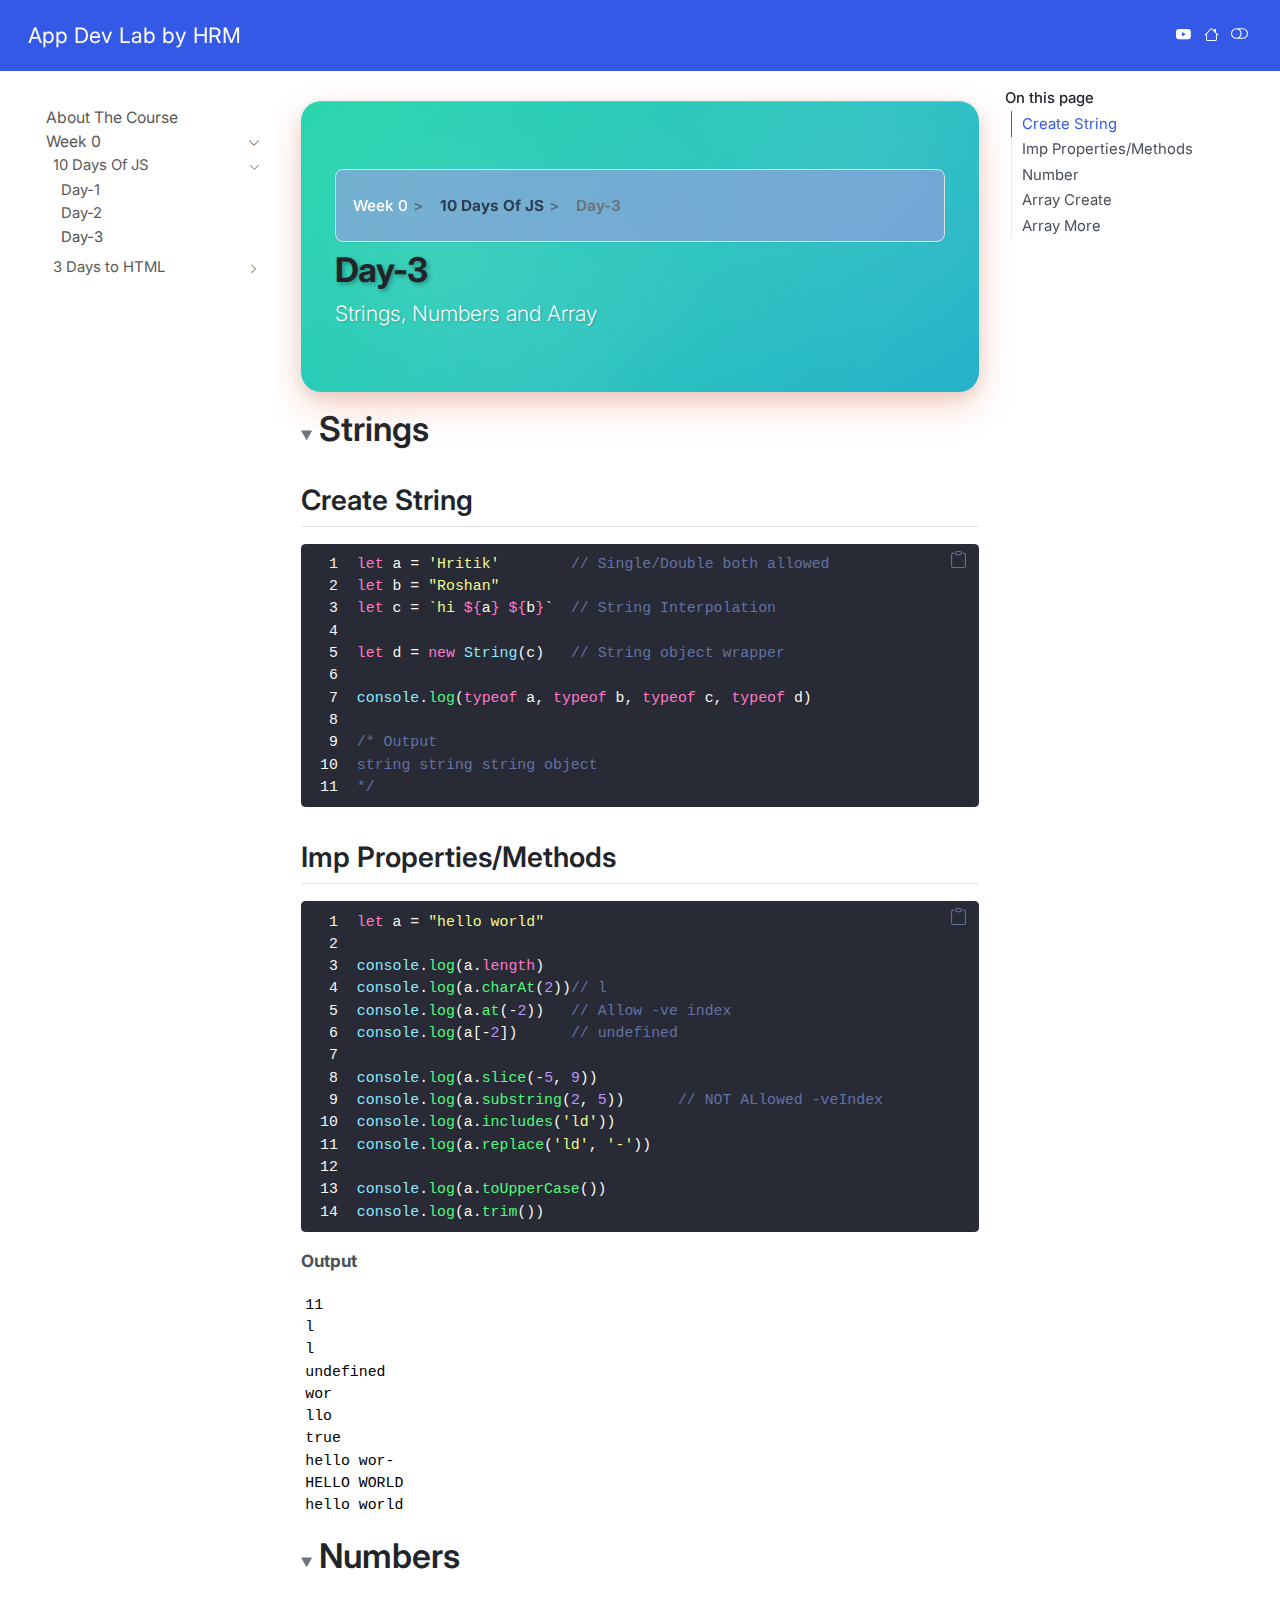
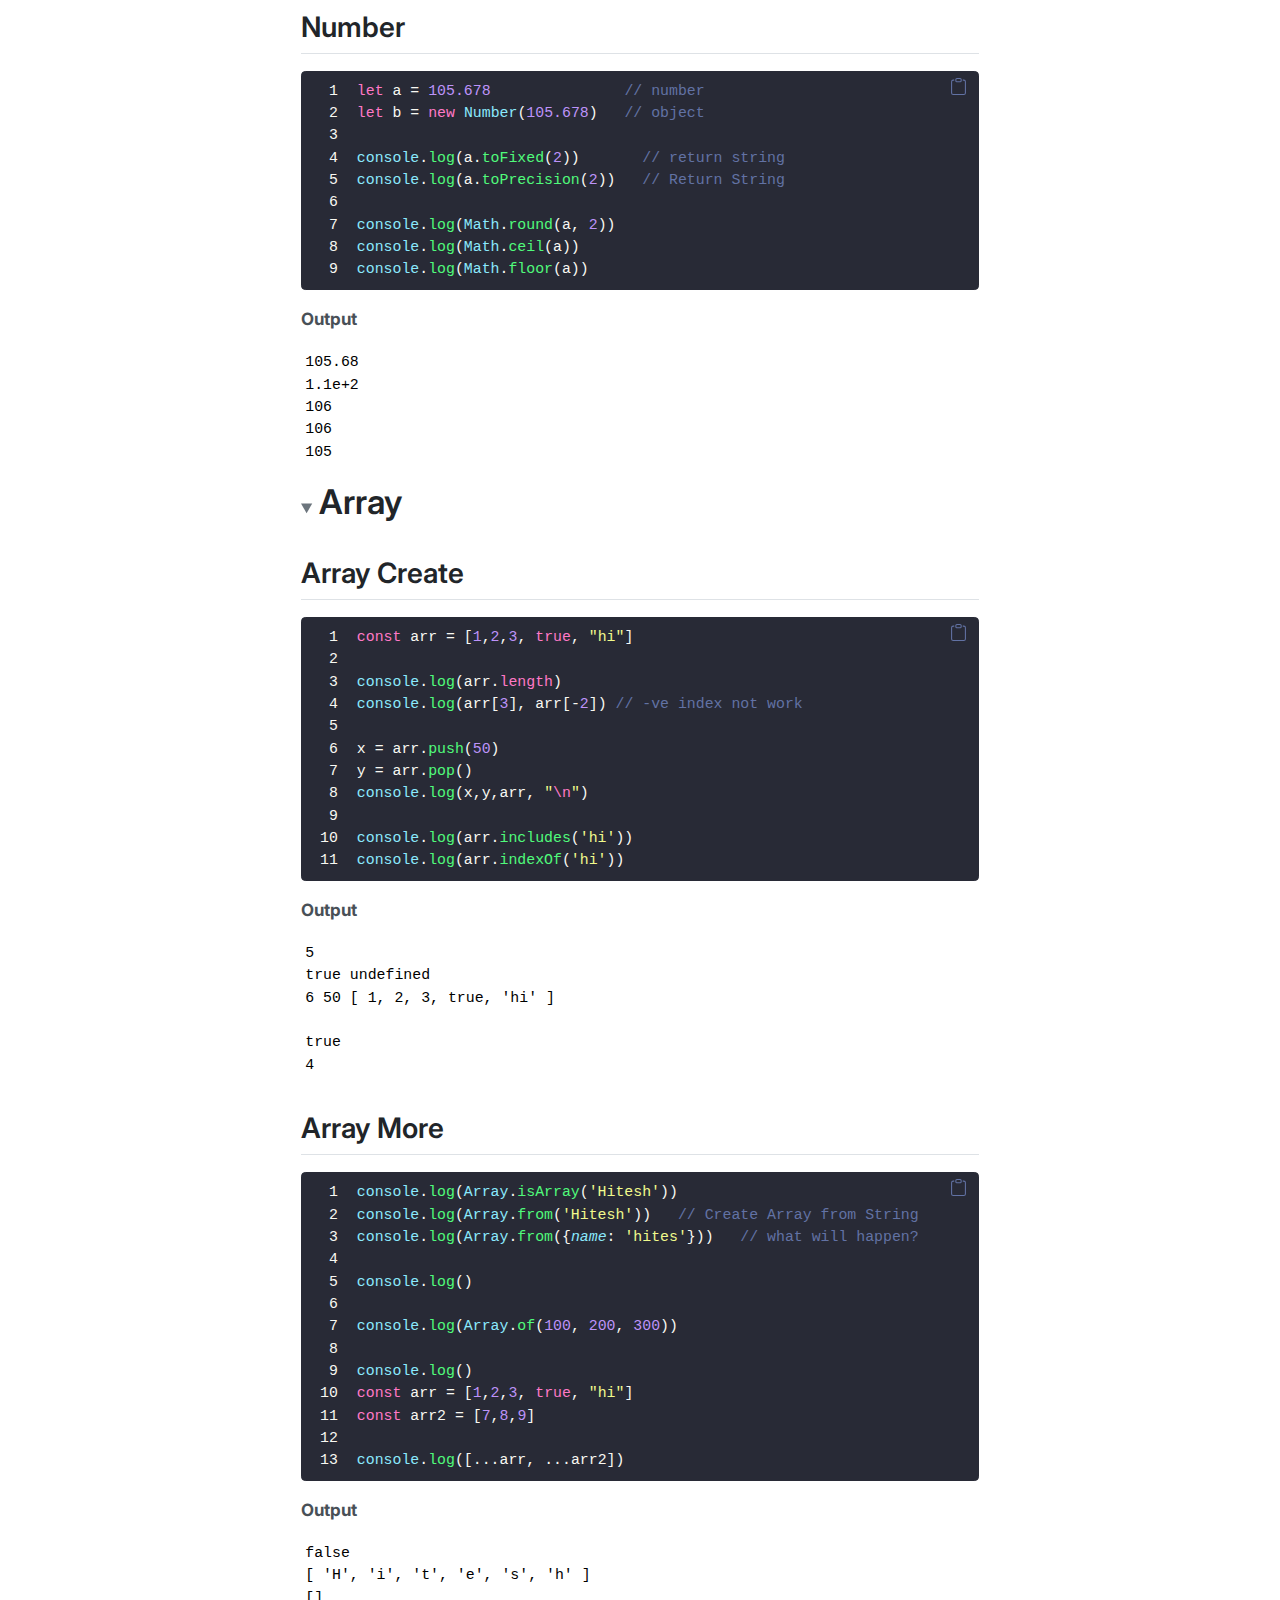
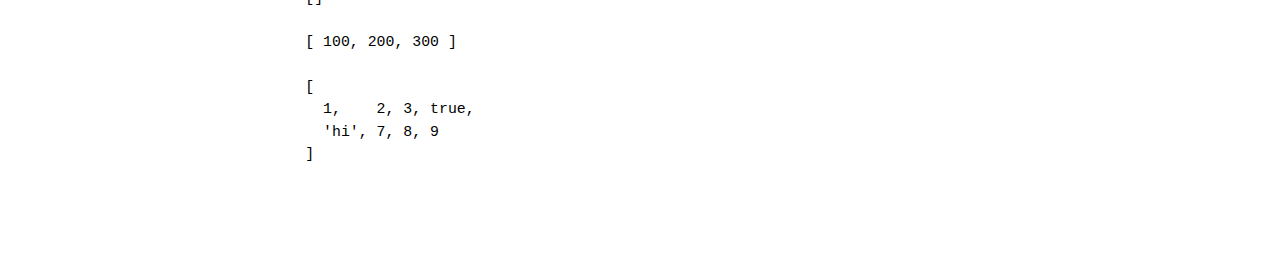
<file: docs/W0/JS/DAY_3.html>
<!DOCTYPE html>
<html xmlns="http://www.w3.org/1999/xhtml" lang="en" xml:lang="en"><head>

<meta charset="utf-8">
<meta name="generator" content="quarto-1.7.33">

<meta name="viewport" content="width=device-width, initial-scale=1.0, user-scalable=yes">


<title>Day-3 – App Dev Lab by HRM</title>
<style>
code{white-space: pre-wrap;}
span.smallcaps{font-variant: small-caps;}
div.columns{display: flex; gap: min(4vw, 1.5em);}
div.column{flex: auto; overflow-x: auto;}
div.hanging-indent{margin-left: 1.5em; text-indent: -1.5em;}
ul.task-list{list-style: none;}
ul.task-list li input[type="checkbox"] {
  width: 0.8em;
  margin: 0 0.8em 0.2em -1em; /* quarto-specific, see https://github.com/quarto-dev/quarto-cli/issues/4556 */ 
  vertical-align: middle;
}
/* CSS for syntax highlighting */
html { -webkit-text-size-adjust: 100%; }
pre > code.sourceCode { white-space: pre; position: relative; }
pre > code.sourceCode > span { display: inline-block; line-height: 1.25; }
pre > code.sourceCode > span:empty { height: 1.2em; }
.sourceCode { overflow: visible; }
code.sourceCode > span { color: inherit; text-decoration: inherit; }
div.sourceCode { margin: 1em 0; }
pre.sourceCode { margin: 0; }
@media screen {
div.sourceCode { overflow: auto; }
}
@media print {
pre > code.sourceCode { white-space: pre-wrap; }
pre > code.sourceCode > span { text-indent: -5em; padding-left: 5em; }
}
pre.numberSource code
  { counter-reset: source-line 0; }
pre.numberSource code > span
  { position: relative; left: -4em; counter-increment: source-line; }
pre.numberSource code > span > a:first-child::before
  { content: counter(source-line);
    position: relative; left: -1em; text-align: right; vertical-align: baseline;
    border: none; display: inline-block;
    -webkit-touch-callout: none; -webkit-user-select: none;
    -khtml-user-select: none; -moz-user-select: none;
    -ms-user-select: none; user-select: none;
    padding: 0 4px; width: 4em;
  }
pre.numberSource { margin-left: 3em;  padding-left: 4px; }
div.sourceCode
  {   }
@media screen {
pre > code.sourceCode > span > a:first-child::before { text-decoration: underline; }
}
</style>


<script src="../../site_libs/quarto-nav/quarto-nav.js"></script>
<script src="../../site_libs/quarto-nav/headroom.min.js"></script>
<script src="../../site_libs/clipboard/clipboard.min.js"></script>
<script src="../../site_libs/quarto-html/quarto.js" type="module"></script>
<script src="../../site_libs/quarto-html/tabsets/tabsets.js" type="module"></script>
<script src="../../site_libs/quarto-html/popper.min.js"></script>
<script src="../../site_libs/quarto-html/tippy.umd.min.js"></script>
<script src="../../site_libs/quarto-html/anchor.min.js"></script>
<link href="../../site_libs/quarto-html/tippy.css" rel="stylesheet">
<link href="../../site_libs/quarto-html/quarto-syntax-highlighting-ffffa96520c6cf7ec6bfd4297e4347f0.css" rel="stylesheet" class="quarto-color-scheme" id="quarto-text-highlighting-styles">
<link href="../../site_libs/quarto-html/quarto-syntax-highlighting-dark-ffffa96520c6cf7ec6bfd4297e4347f0.css" rel="stylesheet" class="quarto-color-scheme quarto-color-alternate" id="quarto-text-highlighting-styles">
<link href="../../site_libs/quarto-html/quarto-syntax-highlighting-ffffa96520c6cf7ec6bfd4297e4347f0.css" rel="stylesheet" class="quarto-color-scheme-extra" id="quarto-text-highlighting-styles">
<script src="../../site_libs/bootstrap/bootstrap.min.js"></script>
<link href="../../site_libs/bootstrap/bootstrap-icons.css" rel="stylesheet">
<link href="../../site_libs/bootstrap/bootstrap-d5e0c1151a2c97d362fc4a8b877fbc5b.min.css" rel="stylesheet" append-hash="true" class="quarto-color-scheme" id="quarto-bootstrap" data-mode="light">
<link href="../../site_libs/bootstrap/bootstrap-dark-9abcedaa66623c4356fc84edb00eef4b.min.css" rel="stylesheet" append-hash="true" class="quarto-color-scheme quarto-color-alternate" id="quarto-bootstrap" data-mode="light">
<link href="../../site_libs/bootstrap/bootstrap-d5e0c1151a2c97d362fc4a8b877fbc5b.min.css" rel="stylesheet" append-hash="true" class="quarto-color-scheme-extra" id="quarto-bootstrap" data-mode="light">
<script id="quarto-search-options" type="application/json">{
  "language": {
    "search-no-results-text": "No results",
    "search-matching-documents-text": "matching documents",
    "search-copy-link-title": "Copy link to search",
    "search-hide-matches-text": "Hide additional matches",
    "search-more-match-text": "more match in this document",
    "search-more-matches-text": "more matches in this document",
    "search-clear-button-title": "Clear",
    "search-text-placeholder": "",
    "search-detached-cancel-button-title": "Cancel",
    "search-submit-button-title": "Submit",
    "search-label": "Search"
  }
}</script>
<style>html{ scroll-behavior: smooth; }</style>


<link rel="stylesheet" href="../../styles.css">
</head>

<body class="nav-sidebar floating nav-fixed quarto-light"><script id="quarto-html-before-body" type="application/javascript">
    const toggleBodyColorMode = (bsSheetEl) => {
      const mode = bsSheetEl.getAttribute("data-mode");
      const bodyEl = window.document.querySelector("body");
      if (mode === "dark") {
        bodyEl.classList.add("quarto-dark");
        bodyEl.classList.remove("quarto-light");
      } else {
        bodyEl.classList.add("quarto-light");
        bodyEl.classList.remove("quarto-dark");
      }
    }
    const toggleBodyColorPrimary = () => {
      const bsSheetEl = window.document.querySelector("link#quarto-bootstrap:not([rel=disabled-stylesheet])");
      if (bsSheetEl) {
        toggleBodyColorMode(bsSheetEl);
      }
    }
    const setColorSchemeToggle = (alternate) => {
      const toggles = window.document.querySelectorAll('.quarto-color-scheme-toggle');
      for (let i=0; i < toggles.length; i++) {
        const toggle = toggles[i];
        if (toggle) {
          if (alternate) {
            toggle.classList.add("alternate");
          } else {
            toggle.classList.remove("alternate");
          }
        }
      }
    };
    const toggleColorMode = (alternate) => {
      // Switch the stylesheets
      const primaryStylesheets = window.document.querySelectorAll('link.quarto-color-scheme:not(.quarto-color-alternate)');
      const alternateStylesheets = window.document.querySelectorAll('link.quarto-color-scheme.quarto-color-alternate');
      manageTransitions('#quarto-margin-sidebar .nav-link', false);
      if (alternate) {
        // note: dark is layered on light, we don't disable primary!
        enableStylesheet(alternateStylesheets);
        for (const sheetNode of alternateStylesheets) {
          if (sheetNode.id === "quarto-bootstrap") {
            toggleBodyColorMode(sheetNode);
          }
        }
      } else {
        disableStylesheet(alternateStylesheets);
        enableStylesheet(primaryStylesheets)
        toggleBodyColorPrimary();
      }
      manageTransitions('#quarto-margin-sidebar .nav-link', true);
      // Switch the toggles
      setColorSchemeToggle(alternate)
      // Hack to workaround the fact that safari doesn't
      // properly recolor the scrollbar when toggling (#1455)
      if (navigator.userAgent.indexOf('Safari') > 0 && navigator.userAgent.indexOf('Chrome') == -1) {
        manageTransitions("body", false);
        window.scrollTo(0, 1);
        setTimeout(() => {
          window.scrollTo(0, 0);
          manageTransitions("body", true);
        }, 40);
      }
    }
    const disableStylesheet = (stylesheets) => {
      for (let i=0; i < stylesheets.length; i++) {
        const stylesheet = stylesheets[i];
        stylesheet.rel = 'disabled-stylesheet';
      }
    }
    const enableStylesheet = (stylesheets) => {
      for (let i=0; i < stylesheets.length; i++) {
        const stylesheet = stylesheets[i];
        if(stylesheet.rel !== 'stylesheet') { // for Chrome, which will still FOUC without this check
          stylesheet.rel = 'stylesheet';
        }
      }
    }
    const manageTransitions = (selector, allowTransitions) => {
      const els = window.document.querySelectorAll(selector);
      for (let i=0; i < els.length; i++) {
        const el = els[i];
        if (allowTransitions) {
          el.classList.remove('notransition');
        } else {
          el.classList.add('notransition');
        }
      }
    }
    const isFileUrl = () => {
      return window.location.protocol === 'file:';
    }
    const hasAlternateSentinel = () => {
      let styleSentinel = getColorSchemeSentinel();
      if (styleSentinel !== null) {
        return styleSentinel === "alternate";
      } else {
        return false;
      }
    }
    const setStyleSentinel = (alternate) => {
      const value = alternate ? "alternate" : "default";
      if (!isFileUrl()) {
        window.localStorage.setItem("quarto-color-scheme", value);
      } else {
        localAlternateSentinel = value;
      }
    }
    const getColorSchemeSentinel = () => {
      if (!isFileUrl()) {
        const storageValue = window.localStorage.getItem("quarto-color-scheme");
        return storageValue != null ? storageValue : localAlternateSentinel;
      } else {
        return localAlternateSentinel;
      }
    }
    const toggleGiscusIfUsed = (isAlternate, darkModeDefault) => {
      const baseTheme = document.querySelector('#giscus-base-theme')?.value ?? 'light';
      const alternateTheme = document.querySelector('#giscus-alt-theme')?.value ?? 'dark';
      let newTheme = '';
      if(authorPrefersDark) {
        newTheme = isAlternate ? baseTheme : alternateTheme;
      } else {
        newTheme = isAlternate ? alternateTheme : baseTheme;
      }
      const changeGiscusTheme = () => {
        // From: https://github.com/giscus/giscus/issues/336
        const sendMessage = (message) => {
          const iframe = document.querySelector('iframe.giscus-frame');
          if (!iframe) return;
          iframe.contentWindow.postMessage({ giscus: message }, 'https://giscus.app');
        }
        sendMessage({
          setConfig: {
            theme: newTheme
          }
        });
      }
      const isGiscussLoaded = window.document.querySelector('iframe.giscus-frame') !== null;
      if (isGiscussLoaded) {
        changeGiscusTheme();
      }
    };
    const authorPrefersDark = false;
    const darkModeDefault = authorPrefersDark;
      document.querySelector('link#quarto-text-highlighting-styles.quarto-color-scheme-extra').rel = 'disabled-stylesheet';
      document.querySelector('link#quarto-bootstrap.quarto-color-scheme-extra').rel = 'disabled-stylesheet';
    let localAlternateSentinel = darkModeDefault ? 'alternate' : 'default';
    // Dark / light mode switch
    window.quartoToggleColorScheme = () => {
      // Read the current dark / light value
      let toAlternate = !hasAlternateSentinel();
      toggleColorMode(toAlternate);
      setStyleSentinel(toAlternate);
      toggleGiscusIfUsed(toAlternate, darkModeDefault);
      window.dispatchEvent(new Event('resize'));
    };
    // Switch to dark mode if need be
    if (hasAlternateSentinel()) {
      toggleColorMode(true);
    } else {
      toggleColorMode(false);
    }
  </script>

<div id="quarto-search-results"></div>
  <header id="quarto-header" class="headroom fixed-top">
    <nav class="navbar navbar-expand-lg " data-bs-theme="dark">
      <div class="navbar-container container-fluid">
      <div class="navbar-brand-container mx-auto">
    <a class="navbar-brand" href="../../index.html">
    <span class="navbar-title">App Dev Lab by HRM</span>
    </a>
  </div>
        <div class="quarto-navbar-tools tools-wide tools-end">
    <a href="https://www.youtube.com/@deepinside333hrm" title="" class="quarto-navigation-tool px-1" aria-label="" target="_blank"><i class="bi bi-youtube"></i></a>
    <a href="https://hrmiitm.github.io" title="" class="quarto-navigation-tool px-1" aria-label=""><i class="bi bi-house"></i></a>
  <a href="" class="quarto-color-scheme-toggle quarto-navigation-tool  px-1" onclick="window.quartoToggleColorScheme(); return false;" title="Toggle dark mode"><i class="bi"></i></a>
</div>
      </div> <!-- /container-fluid -->
    </nav>
  <nav class="quarto-secondary-nav">
    <div class="container-fluid d-flex">
      <button type="button" class="quarto-btn-toggle btn" data-bs-toggle="collapse" role="button" data-bs-target=".quarto-sidebar-collapse-item" aria-controls="quarto-sidebar" aria-expanded="false" aria-label="Toggle sidebar navigation" onclick="if (window.quartoToggleHeadroom) { window.quartoToggleHeadroom(); }">
        <i class="bi bi-layout-text-sidebar-reverse"></i>
      </button>
        <nav class="quarto-page-breadcrumbs" aria-label="breadcrumb"><ol class="breadcrumb"><li class="breadcrumb-item">Week 0</li><li class="breadcrumb-item"><a href="../../W0/JS/DAY_1.html">10 Days Of JS</a></li><li class="breadcrumb-item"><a href="../../W0/JS/DAY_3.html">Day-3</a></li></ol></nav>
        <a class="flex-grow-1" role="navigation" data-bs-toggle="collapse" data-bs-target=".quarto-sidebar-collapse-item" aria-controls="quarto-sidebar" aria-expanded="false" aria-label="Toggle sidebar navigation" onclick="if (window.quartoToggleHeadroom) { window.quartoToggleHeadroom(); }">      
        </a>
    </div>
  </nav>
</header>
<!-- content -->
<div id="quarto-content" class="quarto-container page-columns page-rows-contents page-layout-article page-navbar">
<!-- sidebar -->
  <nav id="quarto-sidebar" class="sidebar collapse collapse-horizontal quarto-sidebar-collapse-item sidebar-navigation floating overflow-auto">
    <div class="sidebar-menu-container"> 
    <ul class="list-unstyled mt-1">
        <li class="sidebar-item">
  <div class="sidebar-item-container"> 
  <a href="../../index.html" class="sidebar-item-text sidebar-link">
 <span class="menu-text">About The Course</span></a>
  </div>
</li>
        <li class="sidebar-item sidebar-item-section">
      <div class="sidebar-item-container"> 
            <a class="sidebar-item-text sidebar-link text-start" data-bs-toggle="collapse" data-bs-target="#quarto-sidebar-section-1" role="navigation" aria-expanded="true">
 <span class="menu-text">Week 0</span></a>
          <a class="sidebar-item-toggle text-start" data-bs-toggle="collapse" data-bs-target="#quarto-sidebar-section-1" role="navigation" aria-expanded="true" aria-label="Toggle section">
            <i class="bi bi-chevron-right ms-2"></i>
          </a> 
      </div>
      <ul id="quarto-sidebar-section-1" class="collapse list-unstyled sidebar-section depth1 show">  
          <li class="sidebar-item sidebar-item-section">
      <div class="sidebar-item-container"> 
            <a class="sidebar-item-text sidebar-link text-start" data-bs-toggle="collapse" data-bs-target="#quarto-sidebar-section-2" role="navigation" aria-expanded="true">
 <span class="menu-text">10 Days Of JS</span></a>
          <a class="sidebar-item-toggle text-start" data-bs-toggle="collapse" data-bs-target="#quarto-sidebar-section-2" role="navigation" aria-expanded="true" aria-label="Toggle section">
            <i class="bi bi-chevron-right ms-2"></i>
          </a> 
      </div>
      <ul id="quarto-sidebar-section-2" class="collapse list-unstyled sidebar-section depth2 show">  
          <li class="sidebar-item">
  <div class="sidebar-item-container"> 
  <a href="../../W0/JS/DAY_1.html" class="sidebar-item-text sidebar-link">
 <span class="menu-text">Day-1</span></a>
  </div>
</li>
          <li class="sidebar-item">
  <div class="sidebar-item-container"> 
  <a href="../../W0/JS/DAY_2.html" class="sidebar-item-text sidebar-link">
 <span class="menu-text">Day-2</span></a>
  </div>
</li>
          <li class="sidebar-item">
  <div class="sidebar-item-container"> 
  <a href="../../W0/JS/DAY_3.html" class="sidebar-item-text sidebar-link active">
 <span class="menu-text">Day-3</span></a>
  </div>
</li>
      </ul>
  </li>
          <li class="sidebar-item sidebar-item-section">
      <div class="sidebar-item-container"> 
            <a class="sidebar-item-text sidebar-link text-start collapsed" data-bs-toggle="collapse" data-bs-target="#quarto-sidebar-section-3" role="navigation" aria-expanded="false">
 <span class="menu-text">3 Days to HTML</span></a>
          <a class="sidebar-item-toggle text-start collapsed" data-bs-toggle="collapse" data-bs-target="#quarto-sidebar-section-3" role="navigation" aria-expanded="false" aria-label="Toggle section">
            <i class="bi bi-chevron-right ms-2"></i>
          </a> 
      </div>
      <ul id="quarto-sidebar-section-3" class="collapse list-unstyled sidebar-section depth2 ">  
          <li class="sidebar-item">
  <div class="sidebar-item-container"> 
  <a href="../../W0/HTML/DAY_1.html" class="sidebar-item-text sidebar-link">
 <span class="menu-text">Day-1</span></a>
  </div>
</li>
          <li class="sidebar-item">
  <div class="sidebar-item-container"> 
  <a href="../../W0/HTML/DAY_2.html" class="sidebar-item-text sidebar-link">
 <span class="menu-text">Day-2</span></a>
  </div>
</li>
      </ul>
  </li>
      </ul>
  </li>
    </ul>
    </div>
</nav>
<div id="quarto-sidebar-glass" class="quarto-sidebar-collapse-item" data-bs-toggle="collapse" data-bs-target=".quarto-sidebar-collapse-item"></div>
<!-- margin-sidebar -->
    <div id="quarto-margin-sidebar" class="sidebar margin-sidebar">
        <nav id="TOC" role="doc-toc" class="toc-active">
    <h2 id="toc-title">On this page</h2>
   
  <ul>
  <li><a href="#create-string" id="toc-create-string" class="nav-link active" data-scroll-target="#create-string">Create String</a></li>
  <li><a href="#imp-propertiesmethods" id="toc-imp-propertiesmethods" class="nav-link" data-scroll-target="#imp-propertiesmethods">Imp Properties/Methods</a></li>
  <li><a href="#number" id="toc-number" class="nav-link" data-scroll-target="#number">Number</a></li>
  <li><a href="#array-create" id="toc-array-create" class="nav-link" data-scroll-target="#array-create">Array Create</a></li>
  <li><a href="#array-more" id="toc-array-more" class="nav-link" data-scroll-target="#array-more">Array More</a></li>
  </ul>
</nav>
    </div>
<!-- main -->
<main class="content" id="quarto-document-content">


<header id="title-block-header" class="quarto-title-block default"><nav class="quarto-page-breadcrumbs quarto-title-breadcrumbs d-none d-lg-block" aria-label="breadcrumb"><ol class="breadcrumb"><li class="breadcrumb-item">Week 0</li><li class="breadcrumb-item"><a href="../../W0/JS/DAY_1.html">10 Days Of JS</a></li><li class="breadcrumb-item"><a href="../../W0/JS/DAY_3.html">Day-3</a></li></ol></nav>
<div class="quarto-title">
<h1 class="title">Day-3</h1>
<p class="subtitle lead">Strings, Numbers and Array</p>
</div>



<div class="quarto-title-meta">

    
  
    
  </div>
  


</header>


<details open="">
<summary>
<h1 style="display: inline;">
Strings
</h1>
</summary>
<section id="create-string" class="level2">
<h2 class="anchored" data-anchor-id="create-string">Create String</h2>
<div class="sourceCode" id="cb1"><pre class="sourceCode numberSource javascript number-lines code-with-copy"><code class="sourceCode javascript"><span id="cb1-1"><a href="#cb1-1"></a><span class="kw">let</span> a <span class="op">=</span> <span class="st">'Hritik'</span>        <span class="co">// Single/Double both allowed</span></span>
<span id="cb1-2"><a href="#cb1-2"></a><span class="kw">let</span> b <span class="op">=</span> <span class="st">"Roshan"</span></span>
<span id="cb1-3"><a href="#cb1-3"></a><span class="kw">let</span> c <span class="op">=</span> <span class="vs">`hi </span><span class="sc">${</span>a<span class="sc">}</span><span class="vs"> </span><span class="sc">${</span>b<span class="sc">}</span><span class="vs">`</span>  <span class="co">// String Interpolation</span></span>
<span id="cb1-4"><a href="#cb1-4"></a></span>
<span id="cb1-5"><a href="#cb1-5"></a><span class="kw">let</span> d <span class="op">=</span> <span class="kw">new</span> <span class="bu">String</span>(c)   <span class="co">// String object wrapper</span></span>
<span id="cb1-6"><a href="#cb1-6"></a></span>
<span id="cb1-7"><a href="#cb1-7"></a><span class="bu">console</span><span class="op">.</span><span class="fu">log</span>(<span class="kw">typeof</span> a<span class="op">,</span> <span class="kw">typeof</span> b<span class="op">,</span> <span class="kw">typeof</span> c<span class="op">,</span> <span class="kw">typeof</span> d)</span>
<span id="cb1-8"><a href="#cb1-8"></a></span>
<span id="cb1-9"><a href="#cb1-9"></a><span class="co">/* Output</span></span>
<span id="cb1-10"><a href="#cb1-10"></a><span class="co">string string string object</span></span>
<span id="cb1-11"><a href="#cb1-11"></a><span class="co">*/</span></span></code><button title="Copy to Clipboard" class="code-copy-button"><i class="bi"></i></button></pre></div>
</section>
<section id="imp-propertiesmethods" class="level2">
<h2 class="anchored" data-anchor-id="imp-propertiesmethods">Imp Properties/Methods</h2>
<div class="sourceCode" id="cb2"><pre class="sourceCode numberSource javascript number-lines code-with-copy"><code class="sourceCode javascript"><span id="cb2-1"><a href="#cb2-1"></a><span class="kw">let</span> a <span class="op">=</span> <span class="st">"hello world"</span></span>
<span id="cb2-2"><a href="#cb2-2"></a></span>
<span id="cb2-3"><a href="#cb2-3"></a><span class="bu">console</span><span class="op">.</span><span class="fu">log</span>(a<span class="op">.</span><span class="at">length</span>)</span>
<span id="cb2-4"><a href="#cb2-4"></a><span class="bu">console</span><span class="op">.</span><span class="fu">log</span>(a<span class="op">.</span><span class="fu">charAt</span>(<span class="dv">2</span>))<span class="co">// l</span></span>
<span id="cb2-5"><a href="#cb2-5"></a><span class="bu">console</span><span class="op">.</span><span class="fu">log</span>(a<span class="op">.</span><span class="fu">at</span>(<span class="op">-</span><span class="dv">2</span>))   <span class="co">// Allow -ve index</span></span>
<span id="cb2-6"><a href="#cb2-6"></a><span class="bu">console</span><span class="op">.</span><span class="fu">log</span>(a[<span class="op">-</span><span class="dv">2</span>])      <span class="co">// undefined</span></span>
<span id="cb2-7"><a href="#cb2-7"></a></span>
<span id="cb2-8"><a href="#cb2-8"></a><span class="bu">console</span><span class="op">.</span><span class="fu">log</span>(a<span class="op">.</span><span class="fu">slice</span>(<span class="op">-</span><span class="dv">5</span><span class="op">,</span> <span class="dv">9</span>))</span>
<span id="cb2-9"><a href="#cb2-9"></a><span class="bu">console</span><span class="op">.</span><span class="fu">log</span>(a<span class="op">.</span><span class="fu">substring</span>(<span class="dv">2</span><span class="op">,</span> <span class="dv">5</span>))      <span class="co">// NOT ALlowed -veIndex</span></span>
<span id="cb2-10"><a href="#cb2-10"></a><span class="bu">console</span><span class="op">.</span><span class="fu">log</span>(a<span class="op">.</span><span class="fu">includes</span>(<span class="st">'ld'</span>))</span>
<span id="cb2-11"><a href="#cb2-11"></a><span class="bu">console</span><span class="op">.</span><span class="fu">log</span>(a<span class="op">.</span><span class="fu">replace</span>(<span class="st">'ld'</span><span class="op">,</span> <span class="st">'-'</span>))</span>
<span id="cb2-12"><a href="#cb2-12"></a></span>
<span id="cb2-13"><a href="#cb2-13"></a><span class="bu">console</span><span class="op">.</span><span class="fu">log</span>(a<span class="op">.</span><span class="fu">toUpperCase</span>())</span>
<span id="cb2-14"><a href="#cb2-14"></a><span class="bu">console</span><span class="op">.</span><span class="fu">log</span>(a<span class="op">.</span><span class="fu">trim</span>())</span></code><button title="Copy to Clipboard" class="code-copy-button"><i class="bi"></i></button></pre></div>
<p><strong>Output</strong></p>
<pre><code>11
l
l
undefined
wor
llo
true
hello wor-
HELLO WORLD
hello world</code></pre>
</section></details>
<details open="">
<summary>
<h1 style="display: inline;">
Numbers
</h1>
</summary>

<section id="number" class="level2">
<h2 class="anchored" data-anchor-id="number">Number</h2>
<div class="sourceCode" id="cb4"><pre class="sourceCode numberSource javascript number-lines code-with-copy"><code class="sourceCode javascript"><span id="cb4-1"><a href="#cb4-1"></a><span class="kw">let</span> a <span class="op">=</span> <span class="fl">105.678</span>               <span class="co">// number</span></span>
<span id="cb4-2"><a href="#cb4-2"></a><span class="kw">let</span> b <span class="op">=</span> <span class="kw">new</span> <span class="bu">Number</span>(<span class="fl">105.678</span>)   <span class="co">// object</span></span>
<span id="cb4-3"><a href="#cb4-3"></a></span>
<span id="cb4-4"><a href="#cb4-4"></a><span class="bu">console</span><span class="op">.</span><span class="fu">log</span>(a<span class="op">.</span><span class="fu">toFixed</span>(<span class="dv">2</span>))       <span class="co">// return string</span></span>
<span id="cb4-5"><a href="#cb4-5"></a><span class="bu">console</span><span class="op">.</span><span class="fu">log</span>(a<span class="op">.</span><span class="fu">toPrecision</span>(<span class="dv">2</span>))   <span class="co">// Return String</span></span>
<span id="cb4-6"><a href="#cb4-6"></a></span>
<span id="cb4-7"><a href="#cb4-7"></a><span class="bu">console</span><span class="op">.</span><span class="fu">log</span>(<span class="bu">Math</span><span class="op">.</span><span class="fu">round</span>(a<span class="op">,</span> <span class="dv">2</span>))</span>
<span id="cb4-8"><a href="#cb4-8"></a><span class="bu">console</span><span class="op">.</span><span class="fu">log</span>(<span class="bu">Math</span><span class="op">.</span><span class="fu">ceil</span>(a))</span>
<span id="cb4-9"><a href="#cb4-9"></a><span class="bu">console</span><span class="op">.</span><span class="fu">log</span>(<span class="bu">Math</span><span class="op">.</span><span class="fu">floor</span>(a))</span></code><button title="Copy to Clipboard" class="code-copy-button"><i class="bi"></i></button></pre></div>
<p><strong>Output</strong></p>
<pre><code>105.68
1.1e+2
106
106
105</code></pre>
</section></details>
<details open="">
<summary>
<h1 style="display: inline;">
Array
</h1>
</summary>

<section id="array-create" class="level2">
<h2 class="anchored" data-anchor-id="array-create">Array Create</h2>
<div class="sourceCode" id="cb6"><pre class="sourceCode numberSource javascript number-lines code-with-copy"><code class="sourceCode javascript"><span id="cb6-1"><a href="#cb6-1"></a><span class="kw">const</span> arr <span class="op">=</span> [<span class="dv">1</span><span class="op">,</span><span class="dv">2</span><span class="op">,</span><span class="dv">3</span><span class="op">,</span> <span class="kw">true</span><span class="op">,</span> <span class="st">"hi"</span>]</span>
<span id="cb6-2"><a href="#cb6-2"></a></span>
<span id="cb6-3"><a href="#cb6-3"></a><span class="bu">console</span><span class="op">.</span><span class="fu">log</span>(arr<span class="op">.</span><span class="at">length</span>)</span>
<span id="cb6-4"><a href="#cb6-4"></a><span class="bu">console</span><span class="op">.</span><span class="fu">log</span>(arr[<span class="dv">3</span>]<span class="op">,</span> arr[<span class="op">-</span><span class="dv">2</span>]) <span class="co">// -ve index not work</span></span>
<span id="cb6-5"><a href="#cb6-5"></a></span>
<span id="cb6-6"><a href="#cb6-6"></a>x <span class="op">=</span> arr<span class="op">.</span><span class="fu">push</span>(<span class="dv">50</span>)</span>
<span id="cb6-7"><a href="#cb6-7"></a>y <span class="op">=</span> arr<span class="op">.</span><span class="fu">pop</span>()</span>
<span id="cb6-8"><a href="#cb6-8"></a><span class="bu">console</span><span class="op">.</span><span class="fu">log</span>(x<span class="op">,</span>y<span class="op">,</span>arr<span class="op">,</span> <span class="st">"</span><span class="sc">\n</span><span class="st">"</span>)</span>
<span id="cb6-9"><a href="#cb6-9"></a></span>
<span id="cb6-10"><a href="#cb6-10"></a><span class="bu">console</span><span class="op">.</span><span class="fu">log</span>(arr<span class="op">.</span><span class="fu">includes</span>(<span class="st">'hi'</span>))</span>
<span id="cb6-11"><a href="#cb6-11"></a><span class="bu">console</span><span class="op">.</span><span class="fu">log</span>(arr<span class="op">.</span><span class="fu">indexOf</span>(<span class="st">'hi'</span>))</span></code><button title="Copy to Clipboard" class="code-copy-button"><i class="bi"></i></button></pre></div>
<p><strong>Output</strong></p>
<pre><code>5
true undefined
6 50 [ 1, 2, 3, true, 'hi' ]

true
4</code></pre>
</section>
<section id="array-more" class="level2">
<h2 class="anchored" data-anchor-id="array-more">Array More</h2>
<div class="sourceCode" id="cb8"><pre class="sourceCode numberSource javascript number-lines code-with-copy"><code class="sourceCode javascript"><span id="cb8-1"><a href="#cb8-1"></a><span class="bu">console</span><span class="op">.</span><span class="fu">log</span>(<span class="bu">Array</span><span class="op">.</span><span class="fu">isArray</span>(<span class="st">'Hitesh'</span>))</span>
<span id="cb8-2"><a href="#cb8-2"></a><span class="bu">console</span><span class="op">.</span><span class="fu">log</span>(<span class="bu">Array</span><span class="op">.</span><span class="fu">from</span>(<span class="st">'Hitesh'</span>))   <span class="co">// Create Array from String</span></span>
<span id="cb8-3"><a href="#cb8-3"></a><span class="bu">console</span><span class="op">.</span><span class="fu">log</span>(<span class="bu">Array</span><span class="op">.</span><span class="fu">from</span>({<span class="dt">name</span><span class="op">:</span> <span class="st">'hites'</span>}))   <span class="co">// what will happen?</span></span>
<span id="cb8-4"><a href="#cb8-4"></a></span>
<span id="cb8-5"><a href="#cb8-5"></a><span class="bu">console</span><span class="op">.</span><span class="fu">log</span>()</span>
<span id="cb8-6"><a href="#cb8-6"></a></span>
<span id="cb8-7"><a href="#cb8-7"></a><span class="bu">console</span><span class="op">.</span><span class="fu">log</span>(<span class="bu">Array</span><span class="op">.</span><span class="fu">of</span>(<span class="dv">100</span><span class="op">,</span> <span class="dv">200</span><span class="op">,</span> <span class="dv">300</span>))</span>
<span id="cb8-8"><a href="#cb8-8"></a></span>
<span id="cb8-9"><a href="#cb8-9"></a><span class="bu">console</span><span class="op">.</span><span class="fu">log</span>()</span>
<span id="cb8-10"><a href="#cb8-10"></a><span class="kw">const</span> arr <span class="op">=</span> [<span class="dv">1</span><span class="op">,</span><span class="dv">2</span><span class="op">,</span><span class="dv">3</span><span class="op">,</span> <span class="kw">true</span><span class="op">,</span> <span class="st">"hi"</span>]</span>
<span id="cb8-11"><a href="#cb8-11"></a><span class="kw">const</span> arr2 <span class="op">=</span> [<span class="dv">7</span><span class="op">,</span><span class="dv">8</span><span class="op">,</span><span class="dv">9</span>]</span>
<span id="cb8-12"><a href="#cb8-12"></a></span>
<span id="cb8-13"><a href="#cb8-13"></a><span class="bu">console</span><span class="op">.</span><span class="fu">log</span>([<span class="op">...</span>arr<span class="op">,</span> <span class="op">...</span>arr2])</span></code><button title="Copy to Clipboard" class="code-copy-button"><i class="bi"></i></button></pre></div>
<p><strong>Output</strong></p>
<pre><code>false
[ 'H', 'i', 't', 'e', 's', 'h' ]
[]

[ 100, 200, 300 ]

[
  1,    2, 3, true,
  'hi', 7, 8, 9
]</code></pre>
</section></details>




</main> <!-- /main -->
<script id="quarto-html-after-body" type="application/javascript">
  window.document.addEventListener("DOMContentLoaded", function (event) {
    // Ensure there is a toggle, if there isn't float one in the top right
    if (window.document.querySelector('.quarto-color-scheme-toggle') === null) {
      const a = window.document.createElement('a');
      a.classList.add('top-right');
      a.classList.add('quarto-color-scheme-toggle');
      a.href = "";
      a.onclick = function() { try { window.quartoToggleColorScheme(); } catch {} return false; };
      const i = window.document.createElement("i");
      i.classList.add('bi');
      a.appendChild(i);
      window.document.body.appendChild(a);
    }
    setColorSchemeToggle(hasAlternateSentinel())
    const icon = "";
    const anchorJS = new window.AnchorJS();
    anchorJS.options = {
      placement: 'right',
      icon: icon
    };
    anchorJS.add('.anchored');
    const isCodeAnnotation = (el) => {
      for (const clz of el.classList) {
        if (clz.startsWith('code-annotation-')) {                     
          return true;
        }
      }
      return false;
    }
    const onCopySuccess = function(e) {
      // button target
      const button = e.trigger;
      // don't keep focus
      button.blur();
      // flash "checked"
      button.classList.add('code-copy-button-checked');
      var currentTitle = button.getAttribute("title");
      button.setAttribute("title", "Copied!");
      let tooltip;
      if (window.bootstrap) {
        button.setAttribute("data-bs-toggle", "tooltip");
        button.setAttribute("data-bs-placement", "left");
        button.setAttribute("data-bs-title", "Copied!");
        tooltip = new bootstrap.Tooltip(button, 
          { trigger: "manual", 
            customClass: "code-copy-button-tooltip",
            offset: [0, -8]});
        tooltip.show();    
      }
      setTimeout(function() {
        if (tooltip) {
          tooltip.hide();
          button.removeAttribute("data-bs-title");
          button.removeAttribute("data-bs-toggle");
          button.removeAttribute("data-bs-placement");
        }
        button.setAttribute("title", currentTitle);
        button.classList.remove('code-copy-button-checked');
      }, 1000);
      // clear code selection
      e.clearSelection();
    }
    const getTextToCopy = function(trigger) {
        const codeEl = trigger.previousElementSibling.cloneNode(true);
        for (const childEl of codeEl.children) {
          if (isCodeAnnotation(childEl)) {
            childEl.remove();
          }
        }
        return codeEl.innerText;
    }
    const clipboard = new window.ClipboardJS('.code-copy-button:not([data-in-quarto-modal])', {
      text: getTextToCopy
    });
    clipboard.on('success', onCopySuccess);
    if (window.document.getElementById('quarto-embedded-source-code-modal')) {
      const clipboardModal = new window.ClipboardJS('.code-copy-button[data-in-quarto-modal]', {
        text: getTextToCopy,
        container: window.document.getElementById('quarto-embedded-source-code-modal')
      });
      clipboardModal.on('success', onCopySuccess);
    }
      var localhostRegex = new RegExp(/^(?:http|https):\/\/localhost\:?[0-9]*\//);
      var mailtoRegex = new RegExp(/^mailto:/);
        var filterRegex = new RegExp('/' + window.location.host + '/');
      var isInternal = (href) => {
          return filterRegex.test(href) || localhostRegex.test(href) || mailtoRegex.test(href);
      }
      // Inspect non-navigation links and adorn them if external
     var links = window.document.querySelectorAll('a[href]:not(.nav-link):not(.navbar-brand):not(.toc-action):not(.sidebar-link):not(.sidebar-item-toggle):not(.pagination-link):not(.no-external):not([aria-hidden]):not(.dropdown-item):not(.quarto-navigation-tool):not(.about-link)');
      for (var i=0; i<links.length; i++) {
        const link = links[i];
        if (!isInternal(link.href)) {
          // undo the damage that might have been done by quarto-nav.js in the case of
          // links that we want to consider external
          if (link.dataset.originalHref !== undefined) {
            link.href = link.dataset.originalHref;
          }
        }
      }
    function tippyHover(el, contentFn, onTriggerFn, onUntriggerFn) {
      const config = {
        allowHTML: true,
        maxWidth: 500,
        delay: 100,
        arrow: false,
        appendTo: function(el) {
            return el.parentElement;
        },
        interactive: true,
        interactiveBorder: 10,
        theme: 'quarto',
        placement: 'bottom-start',
      };
      if (contentFn) {
        config.content = contentFn;
      }
      if (onTriggerFn) {
        config.onTrigger = onTriggerFn;
      }
      if (onUntriggerFn) {
        config.onUntrigger = onUntriggerFn;
      }
      window.tippy(el, config); 
    }
    const noterefs = window.document.querySelectorAll('a[role="doc-noteref"]');
    for (var i=0; i<noterefs.length; i++) {
      const ref = noterefs[i];
      tippyHover(ref, function() {
        // use id or data attribute instead here
        let href = ref.getAttribute('data-footnote-href') || ref.getAttribute('href');
        try { href = new URL(href).hash; } catch {}
        const id = href.replace(/^#\/?/, "");
        const note = window.document.getElementById(id);
        if (note) {
          return note.innerHTML;
        } else {
          return "";
        }
      });
    }
    const xrefs = window.document.querySelectorAll('a.quarto-xref');
    const processXRef = (id, note) => {
      // Strip column container classes
      const stripColumnClz = (el) => {
        el.classList.remove("page-full", "page-columns");
        if (el.children) {
          for (const child of el.children) {
            stripColumnClz(child);
          }
        }
      }
      stripColumnClz(note)
      if (id === null || id.startsWith('sec-')) {
        // Special case sections, only their first couple elements
        const container = document.createElement("div");
        if (note.children && note.children.length > 2) {
          container.appendChild(note.children[0].cloneNode(true));
          for (let i = 1; i < note.children.length; i++) {
            const child = note.children[i];
            if (child.tagName === "P" && child.innerText === "") {
              continue;
            } else {
              container.appendChild(child.cloneNode(true));
              break;
            }
          }
          if (window.Quarto?.typesetMath) {
            window.Quarto.typesetMath(container);
          }
          return container.innerHTML
        } else {
          if (window.Quarto?.typesetMath) {
            window.Quarto.typesetMath(note);
          }
          return note.innerHTML;
        }
      } else {
        // Remove any anchor links if they are present
        const anchorLink = note.querySelector('a.anchorjs-link');
        if (anchorLink) {
          anchorLink.remove();
        }
        if (window.Quarto?.typesetMath) {
          window.Quarto.typesetMath(note);
        }
        if (note.classList.contains("callout")) {
          return note.outerHTML;
        } else {
          return note.innerHTML;
        }
      }
    }
    for (var i=0; i<xrefs.length; i++) {
      const xref = xrefs[i];
      tippyHover(xref, undefined, function(instance) {
        instance.disable();
        let url = xref.getAttribute('href');
        let hash = undefined; 
        if (url.startsWith('#')) {
          hash = url;
        } else {
          try { hash = new URL(url).hash; } catch {}
        }
        if (hash) {
          const id = hash.replace(/^#\/?/, "");
          const note = window.document.getElementById(id);
          if (note !== null) {
            try {
              const html = processXRef(id, note.cloneNode(true));
              instance.setContent(html);
            } finally {
              instance.enable();
              instance.show();
            }
          } else {
            // See if we can fetch this
            fetch(url.split('#')[0])
            .then(res => res.text())
            .then(html => {
              const parser = new DOMParser();
              const htmlDoc = parser.parseFromString(html, "text/html");
              const note = htmlDoc.getElementById(id);
              if (note !== null) {
                const html = processXRef(id, note);
                instance.setContent(html);
              } 
            }).finally(() => {
              instance.enable();
              instance.show();
            });
          }
        } else {
          // See if we can fetch a full url (with no hash to target)
          // This is a special case and we should probably do some content thinning / targeting
          fetch(url)
          .then(res => res.text())
          .then(html => {
            const parser = new DOMParser();
            const htmlDoc = parser.parseFromString(html, "text/html");
            const note = htmlDoc.querySelector('main.content');
            if (note !== null) {
              // This should only happen for chapter cross references
              // (since there is no id in the URL)
              // remove the first header
              if (note.children.length > 0 && note.children[0].tagName === "HEADER") {
                note.children[0].remove();
              }
              const html = processXRef(null, note);
              instance.setContent(html);
            } 
          }).finally(() => {
            instance.enable();
            instance.show();
          });
        }
      }, function(instance) {
      });
    }
        let selectedAnnoteEl;
        const selectorForAnnotation = ( cell, annotation) => {
          let cellAttr = 'data-code-cell="' + cell + '"';
          let lineAttr = 'data-code-annotation="' +  annotation + '"';
          const selector = 'span[' + cellAttr + '][' + lineAttr + ']';
          return selector;
        }
        const selectCodeLines = (annoteEl) => {
          const doc = window.document;
          const targetCell = annoteEl.getAttribute("data-target-cell");
          const targetAnnotation = annoteEl.getAttribute("data-target-annotation");
          const annoteSpan = window.document.querySelector(selectorForAnnotation(targetCell, targetAnnotation));
          const lines = annoteSpan.getAttribute("data-code-lines").split(",");
          const lineIds = lines.map((line) => {
            return targetCell + "-" + line;
          })
          let top = null;
          let height = null;
          let parent = null;
          if (lineIds.length > 0) {
              //compute the position of the single el (top and bottom and make a div)
              const el = window.document.getElementById(lineIds[0]);
              top = el.offsetTop;
              height = el.offsetHeight;
              parent = el.parentElement.parentElement;
            if (lineIds.length > 1) {
              const lastEl = window.document.getElementById(lineIds[lineIds.length - 1]);
              const bottom = lastEl.offsetTop + lastEl.offsetHeight;
              height = bottom - top;
            }
            if (top !== null && height !== null && parent !== null) {
              // cook up a div (if necessary) and position it 
              let div = window.document.getElementById("code-annotation-line-highlight");
              if (div === null) {
                div = window.document.createElement("div");
                div.setAttribute("id", "code-annotation-line-highlight");
                div.style.position = 'absolute';
                parent.appendChild(div);
              }
              div.style.top = top - 2 + "px";
              div.style.height = height + 4 + "px";
              div.style.left = 0;
              let gutterDiv = window.document.getElementById("code-annotation-line-highlight-gutter");
              if (gutterDiv === null) {
                gutterDiv = window.document.createElement("div");
                gutterDiv.setAttribute("id", "code-annotation-line-highlight-gutter");
                gutterDiv.style.position = 'absolute';
                const codeCell = window.document.getElementById(targetCell);
                const gutter = codeCell.querySelector('.code-annotation-gutter');
                gutter.appendChild(gutterDiv);
              }
              gutterDiv.style.top = top - 2 + "px";
              gutterDiv.style.height = height + 4 + "px";
            }
            selectedAnnoteEl = annoteEl;
          }
        };
        const unselectCodeLines = () => {
          const elementsIds = ["code-annotation-line-highlight", "code-annotation-line-highlight-gutter"];
          elementsIds.forEach((elId) => {
            const div = window.document.getElementById(elId);
            if (div) {
              div.remove();
            }
          });
          selectedAnnoteEl = undefined;
        };
          // Handle positioning of the toggle
      window.addEventListener(
        "resize",
        throttle(() => {
          elRect = undefined;
          if (selectedAnnoteEl) {
            selectCodeLines(selectedAnnoteEl);
          }
        }, 10)
      );
      function throttle(fn, ms) {
      let throttle = false;
      let timer;
        return (...args) => {
          if(!throttle) { // first call gets through
              fn.apply(this, args);
              throttle = true;
          } else { // all the others get throttled
              if(timer) clearTimeout(timer); // cancel #2
              timer = setTimeout(() => {
                fn.apply(this, args);
                timer = throttle = false;
              }, ms);
          }
        };
      }
        // Attach click handler to the DT
        const annoteDls = window.document.querySelectorAll('dt[data-target-cell]');
        for (const annoteDlNode of annoteDls) {
          annoteDlNode.addEventListener('click', (event) => {
            const clickedEl = event.target;
            if (clickedEl !== selectedAnnoteEl) {
              unselectCodeLines();
              const activeEl = window.document.querySelector('dt[data-target-cell].code-annotation-active');
              if (activeEl) {
                activeEl.classList.remove('code-annotation-active');
              }
              selectCodeLines(clickedEl);
              clickedEl.classList.add('code-annotation-active');
            } else {
              // Unselect the line
              unselectCodeLines();
              clickedEl.classList.remove('code-annotation-active');
            }
          });
        }
    const findCites = (el) => {
      const parentEl = el.parentElement;
      if (parentEl) {
        const cites = parentEl.dataset.cites;
        if (cites) {
          return {
            el,
            cites: cites.split(' ')
          };
        } else {
          return findCites(el.parentElement)
        }
      } else {
        return undefined;
      }
    };
    var bibliorefs = window.document.querySelectorAll('a[role="doc-biblioref"]');
    for (var i=0; i<bibliorefs.length; i++) {
      const ref = bibliorefs[i];
      const citeInfo = findCites(ref);
      if (citeInfo) {
        tippyHover(citeInfo.el, function() {
          var popup = window.document.createElement('div');
          citeInfo.cites.forEach(function(cite) {
            var citeDiv = window.document.createElement('div');
            citeDiv.classList.add('hanging-indent');
            citeDiv.classList.add('csl-entry');
            var biblioDiv = window.document.getElementById('ref-' + cite);
            if (biblioDiv) {
              citeDiv.innerHTML = biblioDiv.innerHTML;
            }
            popup.appendChild(citeDiv);
          });
          return popup.innerHTML;
        });
      }
    }
  });
  </script>
</div> <!-- /content -->




<script src="../../site_libs/quarto-html/zenscroll-min.js"></script>
</body></html>
</file>
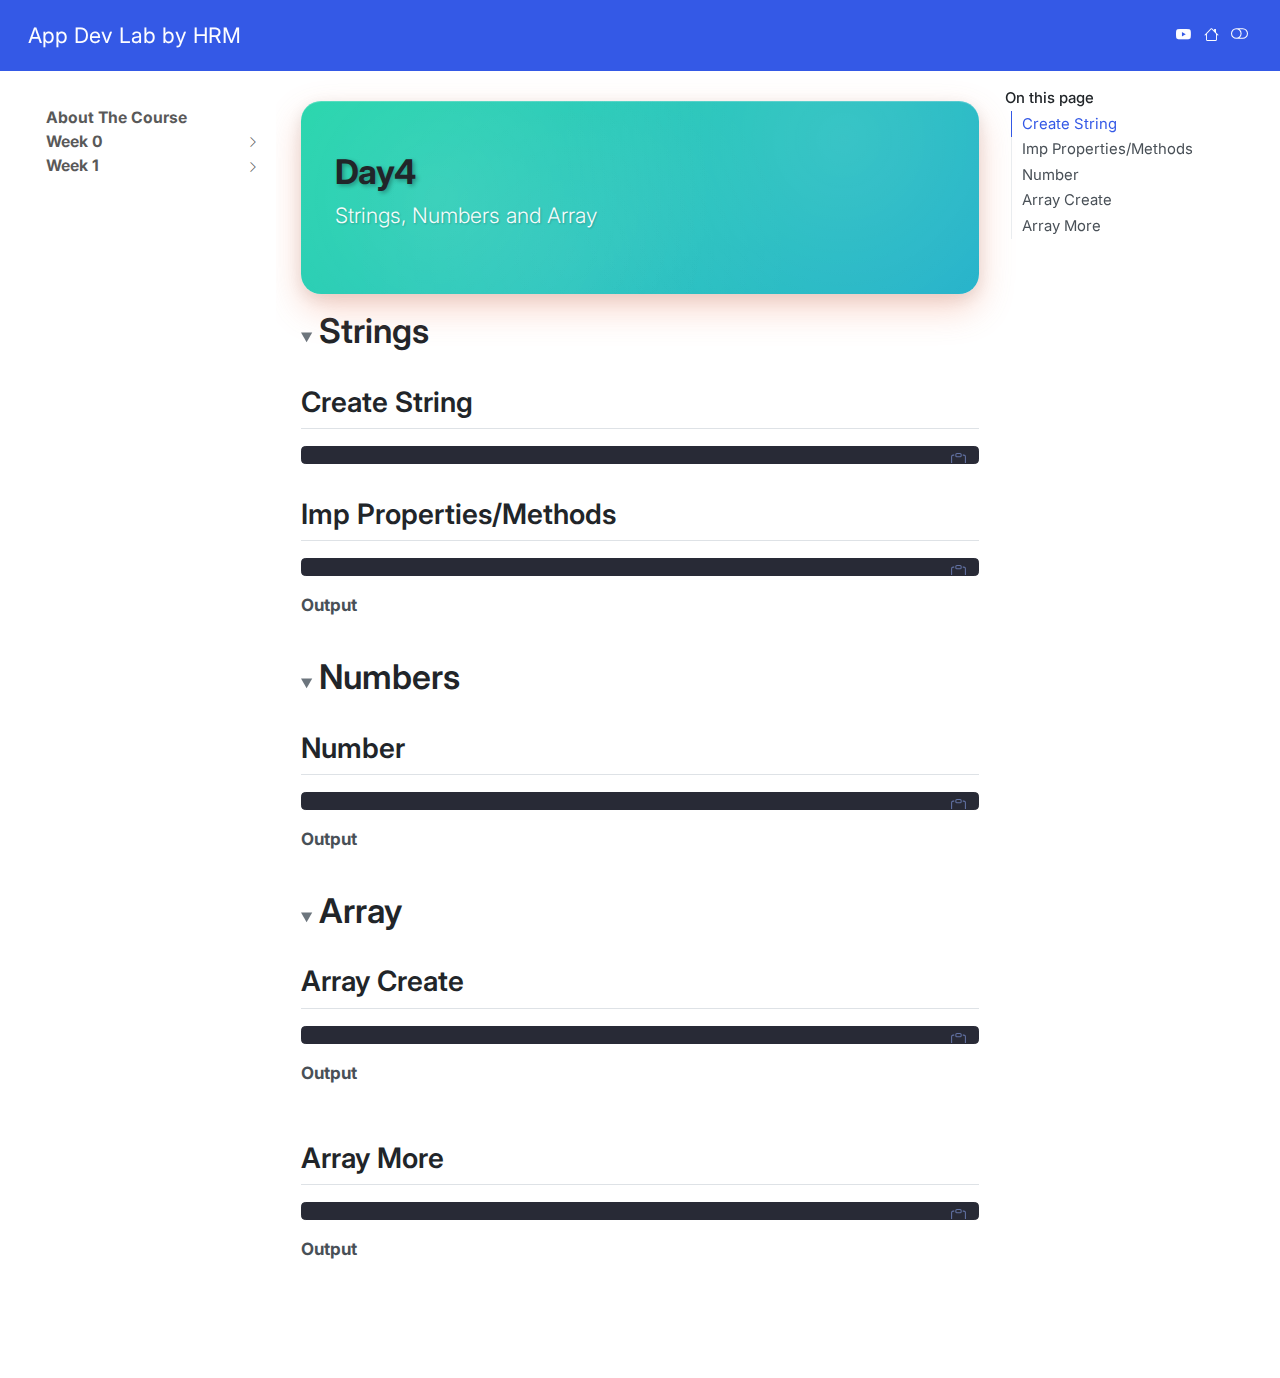
<file: docs/W0/JS/DAY_4.html>
<!DOCTYPE html>
<html xmlns="http://www.w3.org/1999/xhtml" lang="en" xml:lang="en"><head>

<meta charset="utf-8">
<meta name="generator" content="quarto-1.7.33">

<meta name="viewport" content="width=device-width, initial-scale=1.0, user-scalable=yes">


<title>Day4 – App Dev Lab by HRM</title>
<style>
code{white-space: pre-wrap;}
span.smallcaps{font-variant: small-caps;}
div.columns{display: flex; gap: min(4vw, 1.5em);}
div.column{flex: auto; overflow-x: auto;}
div.hanging-indent{margin-left: 1.5em; text-indent: -1.5em;}
ul.task-list{list-style: none;}
ul.task-list li input[type="checkbox"] {
  width: 0.8em;
  margin: 0 0.8em 0.2em -1em; /* quarto-specific, see https://github.com/quarto-dev/quarto-cli/issues/4556 */ 
  vertical-align: middle;
}
/* CSS for syntax highlighting */
html { -webkit-text-size-adjust: 100%; }
pre > code.sourceCode { white-space: pre; position: relative; }
pre > code.sourceCode > span { display: inline-block; line-height: 1.25; }
pre > code.sourceCode > span:empty { height: 1.2em; }
.sourceCode { overflow: visible; }
code.sourceCode > span { color: inherit; text-decoration: inherit; }
div.sourceCode { margin: 1em 0; }
pre.sourceCode { margin: 0; }
@media screen {
div.sourceCode { overflow: auto; }
}
@media print {
pre > code.sourceCode { white-space: pre-wrap; }
pre > code.sourceCode > span { text-indent: -5em; padding-left: 5em; }
}
pre.numberSource code
  { counter-reset: source-line 0; }
pre.numberSource code > span
  { position: relative; left: -4em; counter-increment: source-line; }
pre.numberSource code > span > a:first-child::before
  { content: counter(source-line);
    position: relative; left: -1em; text-align: right; vertical-align: baseline;
    border: none; display: inline-block;
    -webkit-touch-callout: none; -webkit-user-select: none;
    -khtml-user-select: none; -moz-user-select: none;
    -ms-user-select: none; user-select: none;
    padding: 0 4px; width: 4em;
  }
pre.numberSource { margin-left: 3em;  padding-left: 4px; }
div.sourceCode
  {   }
@media screen {
pre > code.sourceCode > span > a:first-child::before { text-decoration: underline; }
}
</style>


<script src="../../site_libs/quarto-nav/quarto-nav.js"></script>
<script src="../../site_libs/quarto-nav/headroom.min.js"></script>
<script src="../../site_libs/clipboard/clipboard.min.js"></script>
<script src="../../site_libs/quarto-html/quarto.js" type="module"></script>
<script src="../../site_libs/quarto-html/tabsets/tabsets.js" type="module"></script>
<script src="../../site_libs/quarto-html/popper.min.js"></script>
<script src="../../site_libs/quarto-html/tippy.umd.min.js"></script>
<script src="../../site_libs/quarto-html/anchor.min.js"></script>
<link href="../../site_libs/quarto-html/tippy.css" rel="stylesheet">
<link href="../../site_libs/quarto-html/quarto-syntax-highlighting-ffffa96520c6cf7ec6bfd4297e4347f0.css" rel="stylesheet" class="quarto-color-scheme" id="quarto-text-highlighting-styles">
<link href="../../site_libs/quarto-html/quarto-syntax-highlighting-dark-ffffa96520c6cf7ec6bfd4297e4347f0.css" rel="stylesheet" class="quarto-color-scheme quarto-color-alternate" id="quarto-text-highlighting-styles">
<link href="../../site_libs/quarto-html/quarto-syntax-highlighting-ffffa96520c6cf7ec6bfd4297e4347f0.css" rel="stylesheet" class="quarto-color-scheme-extra" id="quarto-text-highlighting-styles">
<script src="../../site_libs/bootstrap/bootstrap.min.js"></script>
<link href="../../site_libs/bootstrap/bootstrap-icons.css" rel="stylesheet">
<link href="../../site_libs/bootstrap/bootstrap-d5e0c1151a2c97d362fc4a8b877fbc5b.min.css" rel="stylesheet" append-hash="true" class="quarto-color-scheme" id="quarto-bootstrap" data-mode="light">
<link href="../../site_libs/bootstrap/bootstrap-dark-9abcedaa66623c4356fc84edb00eef4b.min.css" rel="stylesheet" append-hash="true" class="quarto-color-scheme quarto-color-alternate" id="quarto-bootstrap" data-mode="light">
<link href="../../site_libs/bootstrap/bootstrap-d5e0c1151a2c97d362fc4a8b877fbc5b.min.css" rel="stylesheet" append-hash="true" class="quarto-color-scheme-extra" id="quarto-bootstrap" data-mode="light">
<script id="quarto-search-options" type="application/json">{
  "language": {
    "search-no-results-text": "No results",
    "search-matching-documents-text": "matching documents",
    "search-copy-link-title": "Copy link to search",
    "search-hide-matches-text": "Hide additional matches",
    "search-more-match-text": "more match in this document",
    "search-more-matches-text": "more matches in this document",
    "search-clear-button-title": "Clear",
    "search-text-placeholder": "",
    "search-detached-cancel-button-title": "Cancel",
    "search-submit-button-title": "Submit",
    "search-label": "Search"
  }
}</script>
<style>html{ scroll-behavior: smooth; }</style>


<link rel="stylesheet" href="../../styles.css">
</head>

<body class="nav-sidebar floating nav-fixed quarto-light"><script id="quarto-html-before-body" type="application/javascript">
    const toggleBodyColorMode = (bsSheetEl) => {
      const mode = bsSheetEl.getAttribute("data-mode");
      const bodyEl = window.document.querySelector("body");
      if (mode === "dark") {
        bodyEl.classList.add("quarto-dark");
        bodyEl.classList.remove("quarto-light");
      } else {
        bodyEl.classList.add("quarto-light");
        bodyEl.classList.remove("quarto-dark");
      }
    }
    const toggleBodyColorPrimary = () => {
      const bsSheetEl = window.document.querySelector("link#quarto-bootstrap:not([rel=disabled-stylesheet])");
      if (bsSheetEl) {
        toggleBodyColorMode(bsSheetEl);
      }
    }
    const setColorSchemeToggle = (alternate) => {
      const toggles = window.document.querySelectorAll('.quarto-color-scheme-toggle');
      for (let i=0; i < toggles.length; i++) {
        const toggle = toggles[i];
        if (toggle) {
          if (alternate) {
            toggle.classList.add("alternate");
          } else {
            toggle.classList.remove("alternate");
          }
        }
      }
    };
    const toggleColorMode = (alternate) => {
      // Switch the stylesheets
      const primaryStylesheets = window.document.querySelectorAll('link.quarto-color-scheme:not(.quarto-color-alternate)');
      const alternateStylesheets = window.document.querySelectorAll('link.quarto-color-scheme.quarto-color-alternate');
      manageTransitions('#quarto-margin-sidebar .nav-link', false);
      if (alternate) {
        // note: dark is layered on light, we don't disable primary!
        enableStylesheet(alternateStylesheets);
        for (const sheetNode of alternateStylesheets) {
          if (sheetNode.id === "quarto-bootstrap") {
            toggleBodyColorMode(sheetNode);
          }
        }
      } else {
        disableStylesheet(alternateStylesheets);
        enableStylesheet(primaryStylesheets)
        toggleBodyColorPrimary();
      }
      manageTransitions('#quarto-margin-sidebar .nav-link', true);
      // Switch the toggles
      setColorSchemeToggle(alternate)
      // Hack to workaround the fact that safari doesn't
      // properly recolor the scrollbar when toggling (#1455)
      if (navigator.userAgent.indexOf('Safari') > 0 && navigator.userAgent.indexOf('Chrome') == -1) {
        manageTransitions("body", false);
        window.scrollTo(0, 1);
        setTimeout(() => {
          window.scrollTo(0, 0);
          manageTransitions("body", true);
        }, 40);
      }
    }
    const disableStylesheet = (stylesheets) => {
      for (let i=0; i < stylesheets.length; i++) {
        const stylesheet = stylesheets[i];
        stylesheet.rel = 'disabled-stylesheet';
      }
    }
    const enableStylesheet = (stylesheets) => {
      for (let i=0; i < stylesheets.length; i++) {
        const stylesheet = stylesheets[i];
        if(stylesheet.rel !== 'stylesheet') { // for Chrome, which will still FOUC without this check
          stylesheet.rel = 'stylesheet';
        }
      }
    }
    const manageTransitions = (selector, allowTransitions) => {
      const els = window.document.querySelectorAll(selector);
      for (let i=0; i < els.length; i++) {
        const el = els[i];
        if (allowTransitions) {
          el.classList.remove('notransition');
        } else {
          el.classList.add('notransition');
        }
      }
    }
    const isFileUrl = () => {
      return window.location.protocol === 'file:';
    }
    const hasAlternateSentinel = () => {
      let styleSentinel = getColorSchemeSentinel();
      if (styleSentinel !== null) {
        return styleSentinel === "alternate";
      } else {
        return false;
      }
    }
    const setStyleSentinel = (alternate) => {
      const value = alternate ? "alternate" : "default";
      if (!isFileUrl()) {
        window.localStorage.setItem("quarto-color-scheme", value);
      } else {
        localAlternateSentinel = value;
      }
    }
    const getColorSchemeSentinel = () => {
      if (!isFileUrl()) {
        const storageValue = window.localStorage.getItem("quarto-color-scheme");
        return storageValue != null ? storageValue : localAlternateSentinel;
      } else {
        return localAlternateSentinel;
      }
    }
    const toggleGiscusIfUsed = (isAlternate, darkModeDefault) => {
      const baseTheme = document.querySelector('#giscus-base-theme')?.value ?? 'light';
      const alternateTheme = document.querySelector('#giscus-alt-theme')?.value ?? 'dark';
      let newTheme = '';
      if(authorPrefersDark) {
        newTheme = isAlternate ? baseTheme : alternateTheme;
      } else {
        newTheme = isAlternate ? alternateTheme : baseTheme;
      }
      const changeGiscusTheme = () => {
        // From: https://github.com/giscus/giscus/issues/336
        const sendMessage = (message) => {
          const iframe = document.querySelector('iframe.giscus-frame');
          if (!iframe) return;
          iframe.contentWindow.postMessage({ giscus: message }, 'https://giscus.app');
        }
        sendMessage({
          setConfig: {
            theme: newTheme
          }
        });
      }
      const isGiscussLoaded = window.document.querySelector('iframe.giscus-frame') !== null;
      if (isGiscussLoaded) {
        changeGiscusTheme();
      }
    };
    const authorPrefersDark = false;
    const darkModeDefault = authorPrefersDark;
      document.querySelector('link#quarto-text-highlighting-styles.quarto-color-scheme-extra').rel = 'disabled-stylesheet';
      document.querySelector('link#quarto-bootstrap.quarto-color-scheme-extra').rel = 'disabled-stylesheet';
    let localAlternateSentinel = darkModeDefault ? 'alternate' : 'default';
    // Dark / light mode switch
    window.quartoToggleColorScheme = () => {
      // Read the current dark / light value
      let toAlternate = !hasAlternateSentinel();
      toggleColorMode(toAlternate);
      setStyleSentinel(toAlternate);
      toggleGiscusIfUsed(toAlternate, darkModeDefault);
      window.dispatchEvent(new Event('resize'));
    };
    // Switch to dark mode if need be
    if (hasAlternateSentinel()) {
      toggleColorMode(true);
    } else {
      toggleColorMode(false);
    }
  </script>

<div id="quarto-search-results"></div>
  <header id="quarto-header" class="headroom fixed-top">
    <nav class="navbar navbar-expand-lg " data-bs-theme="dark">
      <div class="navbar-container container-fluid">
      <div class="navbar-brand-container mx-auto">
    <a class="navbar-brand" href="../../index.html">
    <span class="navbar-title">App Dev Lab by HRM</span>
    </a>
  </div>
        <div class="quarto-navbar-tools tools-wide tools-end">
    <a href="https://www.youtube.com/@deepinside333hrm" title="" class="quarto-navigation-tool px-1" aria-label="" target="_blank"><i class="bi bi-youtube"></i></a>
    <a href="https://hrmiitm.github.io" title="" class="quarto-navigation-tool px-1" aria-label=""><i class="bi bi-house"></i></a>
  <a href="" class="quarto-color-scheme-toggle quarto-navigation-tool  px-1" onclick="window.quartoToggleColorScheme(); return false;" title="Toggle dark mode"><i class="bi"></i></a>
</div>
      </div> <!-- /container-fluid -->
    </nav>
  <nav class="quarto-secondary-nav">
    <div class="container-fluid d-flex">
      <button type="button" class="quarto-btn-toggle btn" data-bs-toggle="collapse" role="button" data-bs-target=".quarto-sidebar-collapse-item" aria-controls="quarto-sidebar" aria-expanded="false" aria-label="Toggle sidebar navigation" onclick="if (window.quartoToggleHeadroom) { window.quartoToggleHeadroom(); }">
        <i class="bi bi-layout-text-sidebar-reverse"></i>
      </button>
        <nav class="quarto-page-breadcrumbs" aria-label="breadcrumb"><ol class="breadcrumb"><li class="breadcrumb-item">Day4</li></ol></nav>
        <a class="flex-grow-1" role="navigation" data-bs-toggle="collapse" data-bs-target=".quarto-sidebar-collapse-item" aria-controls="quarto-sidebar" aria-expanded="false" aria-label="Toggle sidebar navigation" onclick="if (window.quartoToggleHeadroom) { window.quartoToggleHeadroom(); }">      
        </a>
    </div>
  </nav>
</header>
<!-- content -->
<div id="quarto-content" class="quarto-container page-columns page-rows-contents page-layout-article page-navbar">
<!-- sidebar -->
  <nav id="quarto-sidebar" class="sidebar collapse collapse-horizontal quarto-sidebar-collapse-item sidebar-navigation floating overflow-auto">
    <div class="sidebar-menu-container"> 
    <ul class="list-unstyled mt-1">
        <li class="sidebar-item">
  <div class="sidebar-item-container"> 
  <a href="../../index.html" class="sidebar-item-text sidebar-link">
 <span class="menu-text"><strong>About The Course</strong></span></a>
  </div>
</li>
        <li class="sidebar-item sidebar-item-section">
      <div class="sidebar-item-container"> 
            <a class="sidebar-item-text sidebar-link text-start collapsed" data-bs-toggle="collapse" data-bs-target="#quarto-sidebar-section-1" role="navigation" aria-expanded="false">
 <span class="menu-text"><strong>Week 0</strong></span></a>
          <a class="sidebar-item-toggle text-start collapsed" data-bs-toggle="collapse" data-bs-target="#quarto-sidebar-section-1" role="navigation" aria-expanded="false" aria-label="Toggle section">
            <i class="bi bi-chevron-right ms-2"></i>
          </a> 
      </div>
      <ul id="quarto-sidebar-section-1" class="collapse list-unstyled sidebar-section depth1 ">  
          <li class="sidebar-item sidebar-item-section">
      <div class="sidebar-item-container"> 
            <a class="sidebar-item-text sidebar-link text-start collapsed" data-bs-toggle="collapse" data-bs-target="#quarto-sidebar-section-2" role="navigation" aria-expanded="false">
 <span class="menu-text">10 Days Of JS</span></a>
          <a class="sidebar-item-toggle text-start collapsed" data-bs-toggle="collapse" data-bs-target="#quarto-sidebar-section-2" role="navigation" aria-expanded="false" aria-label="Toggle section">
            <i class="bi bi-chevron-right ms-2"></i>
          </a> 
      </div>
      <ul id="quarto-sidebar-section-2" class="collapse list-unstyled sidebar-section depth2 ">  
          <li class="sidebar-item">
  <div class="sidebar-item-container"> 
  <a href="../../W0/JS/DAY_1.html" class="sidebar-item-text sidebar-link">
 <span class="menu-text">Day-1</span></a>
  </div>
</li>
          <li class="sidebar-item">
  <div class="sidebar-item-container"> 
  <a href="../../W0/JS/DAY_2.html" class="sidebar-item-text sidebar-link">
 <span class="menu-text">Day-2</span></a>
  </div>
</li>
          <li class="sidebar-item">
  <div class="sidebar-item-container"> 
  <a href="../../W0/JS/DAY_3.html" class="sidebar-item-text sidebar-link">
 <span class="menu-text">Day-3</span></a>
  </div>
</li>
      </ul>
  </li>
          <li class="sidebar-item sidebar-item-section">
      <div class="sidebar-item-container"> 
            <a class="sidebar-item-text sidebar-link text-start collapsed" data-bs-toggle="collapse" data-bs-target="#quarto-sidebar-section-3" role="navigation" aria-expanded="false">
 <span class="menu-text">3 Days to HTML</span></a>
          <a class="sidebar-item-toggle text-start collapsed" data-bs-toggle="collapse" data-bs-target="#quarto-sidebar-section-3" role="navigation" aria-expanded="false" aria-label="Toggle section">
            <i class="bi bi-chevron-right ms-2"></i>
          </a> 
      </div>
      <ul id="quarto-sidebar-section-3" class="collapse list-unstyled sidebar-section depth2 ">  
          <li class="sidebar-item">
  <div class="sidebar-item-container"> 
  <a href="../../W0/HTML/DAY_1.html" class="sidebar-item-text sidebar-link">
 <span class="menu-text">Day-1</span></a>
  </div>
</li>
          <li class="sidebar-item">
  <div class="sidebar-item-container"> 
  <a href="../../W0/HTML/DAY_2.html" class="sidebar-item-text sidebar-link">
 <span class="menu-text">Day-2</span></a>
  </div>
</li>
      </ul>
  </li>
      </ul>
  </li>
        <li class="sidebar-item sidebar-item-section">
      <div class="sidebar-item-container"> 
            <a class="sidebar-item-text sidebar-link text-start collapsed" data-bs-toggle="collapse" data-bs-target="#quarto-sidebar-section-4" role="navigation" aria-expanded="false">
 <span class="menu-text"><strong>Week 1</strong></span></a>
          <a class="sidebar-item-toggle text-start collapsed" data-bs-toggle="collapse" data-bs-target="#quarto-sidebar-section-4" role="navigation" aria-expanded="false" aria-label="Toggle section">
            <i class="bi bi-chevron-right ms-2"></i>
          </a> 
      </div>
      <ul id="quarto-sidebar-section-4" class="collapse list-unstyled sidebar-section depth1 ">  
          <li class="sidebar-item sidebar-item-section">
      <div class="sidebar-item-container"> 
            <a class="sidebar-item-text sidebar-link text-start collapsed" data-bs-toggle="collapse" data-bs-target="#quarto-sidebar-section-5" role="navigation" aria-expanded="false">
 <span class="menu-text"><strong>1. Basics</strong></span></a>
          <a class="sidebar-item-toggle text-start collapsed" data-bs-toggle="collapse" data-bs-target="#quarto-sidebar-section-5" role="navigation" aria-expanded="false" aria-label="Toggle section">
            <i class="bi bi-chevron-right ms-2"></i>
          </a> 
      </div>
      <ul id="quarto-sidebar-section-5" class="collapse list-unstyled sidebar-section depth2 ">  
          <li class="sidebar-item">
  <div class="sidebar-item-container"> 
  <a href="../../W1/1_basics/JS_BASICS.html" class="sidebar-item-text sidebar-link">
 <span class="menu-text">Javascript Intro</span></a>
  </div>
</li>
          <li class="sidebar-item">
  <div class="sidebar-item-container"> 
  <a href="../../W1/1_basics/BASIC_DSA.html" class="sidebar-item-text sidebar-link">
 <span class="menu-text">DSA Overview</span></a>
  </div>
</li>
      </ul>
  </li>
          <li class="sidebar-item sidebar-item-section">
      <div class="sidebar-item-container"> 
            <a class="sidebar-item-text sidebar-link text-start collapsed" data-bs-toggle="collapse" data-bs-target="#quarto-sidebar-section-6" role="navigation" aria-expanded="false">
 <span class="menu-text"><strong>2. Sorting Algorithms</strong></span></a>
          <a class="sidebar-item-toggle text-start collapsed" data-bs-toggle="collapse" data-bs-target="#quarto-sidebar-section-6" role="navigation" aria-expanded="false" aria-label="Toggle section">
            <i class="bi bi-chevron-right ms-2"></i>
          </a> 
      </div>
      <ul id="quarto-sidebar-section-6" class="collapse list-unstyled sidebar-section depth2 ">  
          <li class="sidebar-item">
  <div class="sidebar-item-container"> 
  <a href="../../W1/2_sorting/1_sel_ins.html" class="sidebar-item-text sidebar-link">
 <span class="menu-text">Selection &amp; Insertion Sort</span></a>
  </div>
</li>
          <li class="sidebar-item">
  <div class="sidebar-item-container"> 
  <a href="../../W1/2_sorting/2_merge_quick.html" class="sidebar-item-text sidebar-link">
 <span class="menu-text">Merge &amp; Quick Sort</span></a>
  </div>
</li>
      </ul>
  </li>
      </ul>
  </li>
    </ul>
    </div>
</nav>
<div id="quarto-sidebar-glass" class="quarto-sidebar-collapse-item" data-bs-toggle="collapse" data-bs-target=".quarto-sidebar-collapse-item"></div>
<!-- margin-sidebar -->
    <div id="quarto-margin-sidebar" class="sidebar margin-sidebar">
        <nav id="TOC" role="doc-toc" class="toc-active">
    <h2 id="toc-title">On this page</h2>
   
  <ul>
  <li><a href="#create-string" id="toc-create-string" class="nav-link active" data-scroll-target="#create-string">Create String</a></li>
  <li><a href="#imp-propertiesmethods" id="toc-imp-propertiesmethods" class="nav-link" data-scroll-target="#imp-propertiesmethods">Imp Properties/Methods</a></li>
  <li><a href="#number" id="toc-number" class="nav-link" data-scroll-target="#number">Number</a></li>
  <li><a href="#array-create" id="toc-array-create" class="nav-link" data-scroll-target="#array-create">Array Create</a></li>
  <li><a href="#array-more" id="toc-array-more" class="nav-link" data-scroll-target="#array-more">Array More</a></li>
  </ul>
</nav>
    </div>
<!-- main -->
<main class="content" id="quarto-document-content">


<header id="title-block-header" class="quarto-title-block default">
<div class="quarto-title">
<h1 class="title">Day4</h1>
<p class="subtitle lead">Strings, Numbers and Array</p>
</div>



<div class="quarto-title-meta">

    
  
    
  </div>
  


</header>


<details open="">
<summary>
<h1 style="display: inline;">
Strings
</h1>
</summary>
<section id="create-string" class="level2">
<h2 class="anchored" data-anchor-id="create-string">Create String</h2>
<div class="sourceCode" id="cb1"><pre class="sourceCode numberSource javascript number-lines code-with-copy"><code class="sourceCode javascript"></code><button title="Copy to Clipboard" class="code-copy-button"><i class="bi"></i></button></pre></div>
</section>
<section id="imp-propertiesmethods" class="level2">
<h2 class="anchored" data-anchor-id="imp-propertiesmethods">Imp Properties/Methods</h2>
<div class="sourceCode" id="cb2"><pre class="sourceCode numberSource javascript number-lines code-with-copy"><code class="sourceCode javascript"></code><button title="Copy to Clipboard" class="code-copy-button"><i class="bi"></i></button></pre></div>
<p><strong>Output</strong></p>
<pre><code></code></pre>
</section></details>
<details open="">
<summary>
<h1 style="display: inline;">
Numbers
</h1>
</summary>

<section id="number" class="level2">
<h2 class="anchored" data-anchor-id="number">Number</h2>
<div class="sourceCode" id="cb4"><pre class="sourceCode numberSource javascript number-lines code-with-copy"><code class="sourceCode javascript"></code><button title="Copy to Clipboard" class="code-copy-button"><i class="bi"></i></button></pre></div>
<p><strong>Output</strong></p>
<pre><code></code></pre>
</section></details>
<details open="">
<summary>
<h1 style="display: inline;">
Array
</h1>
</summary>

<section id="array-create" class="level2">
<h2 class="anchored" data-anchor-id="array-create">Array Create</h2>
<div class="sourceCode" id="cb6"><pre class="sourceCode numberSource javascript number-lines code-with-copy"><code class="sourceCode javascript"></code><button title="Copy to Clipboard" class="code-copy-button"><i class="bi"></i></button></pre></div>
<p><strong>Output</strong></p>
<pre><code></code></pre>
</section>
<section id="array-more" class="level2">
<h2 class="anchored" data-anchor-id="array-more">Array More</h2>
<div class="sourceCode" id="cb8"><pre class="sourceCode numberSource javascript number-lines code-with-copy"><code class="sourceCode javascript"></code><button title="Copy to Clipboard" class="code-copy-button"><i class="bi"></i></button></pre></div>
<p><strong>Output</strong></p>
<pre><code></code></pre>
</section></details>




</main> <!-- /main -->
<script id="quarto-html-after-body" type="application/javascript">
  window.document.addEventListener("DOMContentLoaded", function (event) {
    // Ensure there is a toggle, if there isn't float one in the top right
    if (window.document.querySelector('.quarto-color-scheme-toggle') === null) {
      const a = window.document.createElement('a');
      a.classList.add('top-right');
      a.classList.add('quarto-color-scheme-toggle');
      a.href = "";
      a.onclick = function() { try { window.quartoToggleColorScheme(); } catch {} return false; };
      const i = window.document.createElement("i");
      i.classList.add('bi');
      a.appendChild(i);
      window.document.body.appendChild(a);
    }
    setColorSchemeToggle(hasAlternateSentinel())
    const icon = "";
    const anchorJS = new window.AnchorJS();
    anchorJS.options = {
      placement: 'right',
      icon: icon
    };
    anchorJS.add('.anchored');
    const isCodeAnnotation = (el) => {
      for (const clz of el.classList) {
        if (clz.startsWith('code-annotation-')) {                     
          return true;
        }
      }
      return false;
    }
    const onCopySuccess = function(e) {
      // button target
      const button = e.trigger;
      // don't keep focus
      button.blur();
      // flash "checked"
      button.classList.add('code-copy-button-checked');
      var currentTitle = button.getAttribute("title");
      button.setAttribute("title", "Copied!");
      let tooltip;
      if (window.bootstrap) {
        button.setAttribute("data-bs-toggle", "tooltip");
        button.setAttribute("data-bs-placement", "left");
        button.setAttribute("data-bs-title", "Copied!");
        tooltip = new bootstrap.Tooltip(button, 
          { trigger: "manual", 
            customClass: "code-copy-button-tooltip",
            offset: [0, -8]});
        tooltip.show();    
      }
      setTimeout(function() {
        if (tooltip) {
          tooltip.hide();
          button.removeAttribute("data-bs-title");
          button.removeAttribute("data-bs-toggle");
          button.removeAttribute("data-bs-placement");
        }
        button.setAttribute("title", currentTitle);
        button.classList.remove('code-copy-button-checked');
      }, 1000);
      // clear code selection
      e.clearSelection();
    }
    const getTextToCopy = function(trigger) {
        const codeEl = trigger.previousElementSibling.cloneNode(true);
        for (const childEl of codeEl.children) {
          if (isCodeAnnotation(childEl)) {
            childEl.remove();
          }
        }
        return codeEl.innerText;
    }
    const clipboard = new window.ClipboardJS('.code-copy-button:not([data-in-quarto-modal])', {
      text: getTextToCopy
    });
    clipboard.on('success', onCopySuccess);
    if (window.document.getElementById('quarto-embedded-source-code-modal')) {
      const clipboardModal = new window.ClipboardJS('.code-copy-button[data-in-quarto-modal]', {
        text: getTextToCopy,
        container: window.document.getElementById('quarto-embedded-source-code-modal')
      });
      clipboardModal.on('success', onCopySuccess);
    }
      var localhostRegex = new RegExp(/^(?:http|https):\/\/localhost\:?[0-9]*\//);
      var mailtoRegex = new RegExp(/^mailto:/);
        var filterRegex = new RegExp('/' + window.location.host + '/');
      var isInternal = (href) => {
          return filterRegex.test(href) || localhostRegex.test(href) || mailtoRegex.test(href);
      }
      // Inspect non-navigation links and adorn them if external
     var links = window.document.querySelectorAll('a[href]:not(.nav-link):not(.navbar-brand):not(.toc-action):not(.sidebar-link):not(.sidebar-item-toggle):not(.pagination-link):not(.no-external):not([aria-hidden]):not(.dropdown-item):not(.quarto-navigation-tool):not(.about-link)');
      for (var i=0; i<links.length; i++) {
        const link = links[i];
        if (!isInternal(link.href)) {
          // undo the damage that might have been done by quarto-nav.js in the case of
          // links that we want to consider external
          if (link.dataset.originalHref !== undefined) {
            link.href = link.dataset.originalHref;
          }
        }
      }
    function tippyHover(el, contentFn, onTriggerFn, onUntriggerFn) {
      const config = {
        allowHTML: true,
        maxWidth: 500,
        delay: 100,
        arrow: false,
        appendTo: function(el) {
            return el.parentElement;
        },
        interactive: true,
        interactiveBorder: 10,
        theme: 'quarto',
        placement: 'bottom-start',
      };
      if (contentFn) {
        config.content = contentFn;
      }
      if (onTriggerFn) {
        config.onTrigger = onTriggerFn;
      }
      if (onUntriggerFn) {
        config.onUntrigger = onUntriggerFn;
      }
      window.tippy(el, config); 
    }
    const noterefs = window.document.querySelectorAll('a[role="doc-noteref"]');
    for (var i=0; i<noterefs.length; i++) {
      const ref = noterefs[i];
      tippyHover(ref, function() {
        // use id or data attribute instead here
        let href = ref.getAttribute('data-footnote-href') || ref.getAttribute('href');
        try { href = new URL(href).hash; } catch {}
        const id = href.replace(/^#\/?/, "");
        const note = window.document.getElementById(id);
        if (note) {
          return note.innerHTML;
        } else {
          return "";
        }
      });
    }
    const xrefs = window.document.querySelectorAll('a.quarto-xref');
    const processXRef = (id, note) => {
      // Strip column container classes
      const stripColumnClz = (el) => {
        el.classList.remove("page-full", "page-columns");
        if (el.children) {
          for (const child of el.children) {
            stripColumnClz(child);
          }
        }
      }
      stripColumnClz(note)
      if (id === null || id.startsWith('sec-')) {
        // Special case sections, only their first couple elements
        const container = document.createElement("div");
        if (note.children && note.children.length > 2) {
          container.appendChild(note.children[0].cloneNode(true));
          for (let i = 1; i < note.children.length; i++) {
            const child = note.children[i];
            if (child.tagName === "P" && child.innerText === "") {
              continue;
            } else {
              container.appendChild(child.cloneNode(true));
              break;
            }
          }
          if (window.Quarto?.typesetMath) {
            window.Quarto.typesetMath(container);
          }
          return container.innerHTML
        } else {
          if (window.Quarto?.typesetMath) {
            window.Quarto.typesetMath(note);
          }
          return note.innerHTML;
        }
      } else {
        // Remove any anchor links if they are present
        const anchorLink = note.querySelector('a.anchorjs-link');
        if (anchorLink) {
          anchorLink.remove();
        }
        if (window.Quarto?.typesetMath) {
          window.Quarto.typesetMath(note);
        }
        if (note.classList.contains("callout")) {
          return note.outerHTML;
        } else {
          return note.innerHTML;
        }
      }
    }
    for (var i=0; i<xrefs.length; i++) {
      const xref = xrefs[i];
      tippyHover(xref, undefined, function(instance) {
        instance.disable();
        let url = xref.getAttribute('href');
        let hash = undefined; 
        if (url.startsWith('#')) {
          hash = url;
        } else {
          try { hash = new URL(url).hash; } catch {}
        }
        if (hash) {
          const id = hash.replace(/^#\/?/, "");
          const note = window.document.getElementById(id);
          if (note !== null) {
            try {
              const html = processXRef(id, note.cloneNode(true));
              instance.setContent(html);
            } finally {
              instance.enable();
              instance.show();
            }
          } else {
            // See if we can fetch this
            fetch(url.split('#')[0])
            .then(res => res.text())
            .then(html => {
              const parser = new DOMParser();
              const htmlDoc = parser.parseFromString(html, "text/html");
              const note = htmlDoc.getElementById(id);
              if (note !== null) {
                const html = processXRef(id, note);
                instance.setContent(html);
              } 
            }).finally(() => {
              instance.enable();
              instance.show();
            });
          }
        } else {
          // See if we can fetch a full url (with no hash to target)
          // This is a special case and we should probably do some content thinning / targeting
          fetch(url)
          .then(res => res.text())
          .then(html => {
            const parser = new DOMParser();
            const htmlDoc = parser.parseFromString(html, "text/html");
            const note = htmlDoc.querySelector('main.content');
            if (note !== null) {
              // This should only happen for chapter cross references
              // (since there is no id in the URL)
              // remove the first header
              if (note.children.length > 0 && note.children[0].tagName === "HEADER") {
                note.children[0].remove();
              }
              const html = processXRef(null, note);
              instance.setContent(html);
            } 
          }).finally(() => {
            instance.enable();
            instance.show();
          });
        }
      }, function(instance) {
      });
    }
        let selectedAnnoteEl;
        const selectorForAnnotation = ( cell, annotation) => {
          let cellAttr = 'data-code-cell="' + cell + '"';
          let lineAttr = 'data-code-annotation="' +  annotation + '"';
          const selector = 'span[' + cellAttr + '][' + lineAttr + ']';
          return selector;
        }
        const selectCodeLines = (annoteEl) => {
          const doc = window.document;
          const targetCell = annoteEl.getAttribute("data-target-cell");
          const targetAnnotation = annoteEl.getAttribute("data-target-annotation");
          const annoteSpan = window.document.querySelector(selectorForAnnotation(targetCell, targetAnnotation));
          const lines = annoteSpan.getAttribute("data-code-lines").split(",");
          const lineIds = lines.map((line) => {
            return targetCell + "-" + line;
          })
          let top = null;
          let height = null;
          let parent = null;
          if (lineIds.length > 0) {
              //compute the position of the single el (top and bottom and make a div)
              const el = window.document.getElementById(lineIds[0]);
              top = el.offsetTop;
              height = el.offsetHeight;
              parent = el.parentElement.parentElement;
            if (lineIds.length > 1) {
              const lastEl = window.document.getElementById(lineIds[lineIds.length - 1]);
              const bottom = lastEl.offsetTop + lastEl.offsetHeight;
              height = bottom - top;
            }
            if (top !== null && height !== null && parent !== null) {
              // cook up a div (if necessary) and position it 
              let div = window.document.getElementById("code-annotation-line-highlight");
              if (div === null) {
                div = window.document.createElement("div");
                div.setAttribute("id", "code-annotation-line-highlight");
                div.style.position = 'absolute';
                parent.appendChild(div);
              }
              div.style.top = top - 2 + "px";
              div.style.height = height + 4 + "px";
              div.style.left = 0;
              let gutterDiv = window.document.getElementById("code-annotation-line-highlight-gutter");
              if (gutterDiv === null) {
                gutterDiv = window.document.createElement("div");
                gutterDiv.setAttribute("id", "code-annotation-line-highlight-gutter");
                gutterDiv.style.position = 'absolute';
                const codeCell = window.document.getElementById(targetCell);
                const gutter = codeCell.querySelector('.code-annotation-gutter');
                gutter.appendChild(gutterDiv);
              }
              gutterDiv.style.top = top - 2 + "px";
              gutterDiv.style.height = height + 4 + "px";
            }
            selectedAnnoteEl = annoteEl;
          }
        };
        const unselectCodeLines = () => {
          const elementsIds = ["code-annotation-line-highlight", "code-annotation-line-highlight-gutter"];
          elementsIds.forEach((elId) => {
            const div = window.document.getElementById(elId);
            if (div) {
              div.remove();
            }
          });
          selectedAnnoteEl = undefined;
        };
          // Handle positioning of the toggle
      window.addEventListener(
        "resize",
        throttle(() => {
          elRect = undefined;
          if (selectedAnnoteEl) {
            selectCodeLines(selectedAnnoteEl);
          }
        }, 10)
      );
      function throttle(fn, ms) {
      let throttle = false;
      let timer;
        return (...args) => {
          if(!throttle) { // first call gets through
              fn.apply(this, args);
              throttle = true;
          } else { // all the others get throttled
              if(timer) clearTimeout(timer); // cancel #2
              timer = setTimeout(() => {
                fn.apply(this, args);
                timer = throttle = false;
              }, ms);
          }
        };
      }
        // Attach click handler to the DT
        const annoteDls = window.document.querySelectorAll('dt[data-target-cell]');
        for (const annoteDlNode of annoteDls) {
          annoteDlNode.addEventListener('click', (event) => {
            const clickedEl = event.target;
            if (clickedEl !== selectedAnnoteEl) {
              unselectCodeLines();
              const activeEl = window.document.querySelector('dt[data-target-cell].code-annotation-active');
              if (activeEl) {
                activeEl.classList.remove('code-annotation-active');
              }
              selectCodeLines(clickedEl);
              clickedEl.classList.add('code-annotation-active');
            } else {
              // Unselect the line
              unselectCodeLines();
              clickedEl.classList.remove('code-annotation-active');
            }
          });
        }
    const findCites = (el) => {
      const parentEl = el.parentElement;
      if (parentEl) {
        const cites = parentEl.dataset.cites;
        if (cites) {
          return {
            el,
            cites: cites.split(' ')
          };
        } else {
          return findCites(el.parentElement)
        }
      } else {
        return undefined;
      }
    };
    var bibliorefs = window.document.querySelectorAll('a[role="doc-biblioref"]');
    for (var i=0; i<bibliorefs.length; i++) {
      const ref = bibliorefs[i];
      const citeInfo = findCites(ref);
      if (citeInfo) {
        tippyHover(citeInfo.el, function() {
          var popup = window.document.createElement('div');
          citeInfo.cites.forEach(function(cite) {
            var citeDiv = window.document.createElement('div');
            citeDiv.classList.add('hanging-indent');
            citeDiv.classList.add('csl-entry');
            var biblioDiv = window.document.getElementById('ref-' + cite);
            if (biblioDiv) {
              citeDiv.innerHTML = biblioDiv.innerHTML;
            }
            popup.appendChild(citeDiv);
          });
          return popup.innerHTML;
        });
      }
    }
  });
  </script>
</div> <!-- /content -->




<script src="../../site_libs/quarto-html/zenscroll-min.js"></script>
</body></html>
</file>
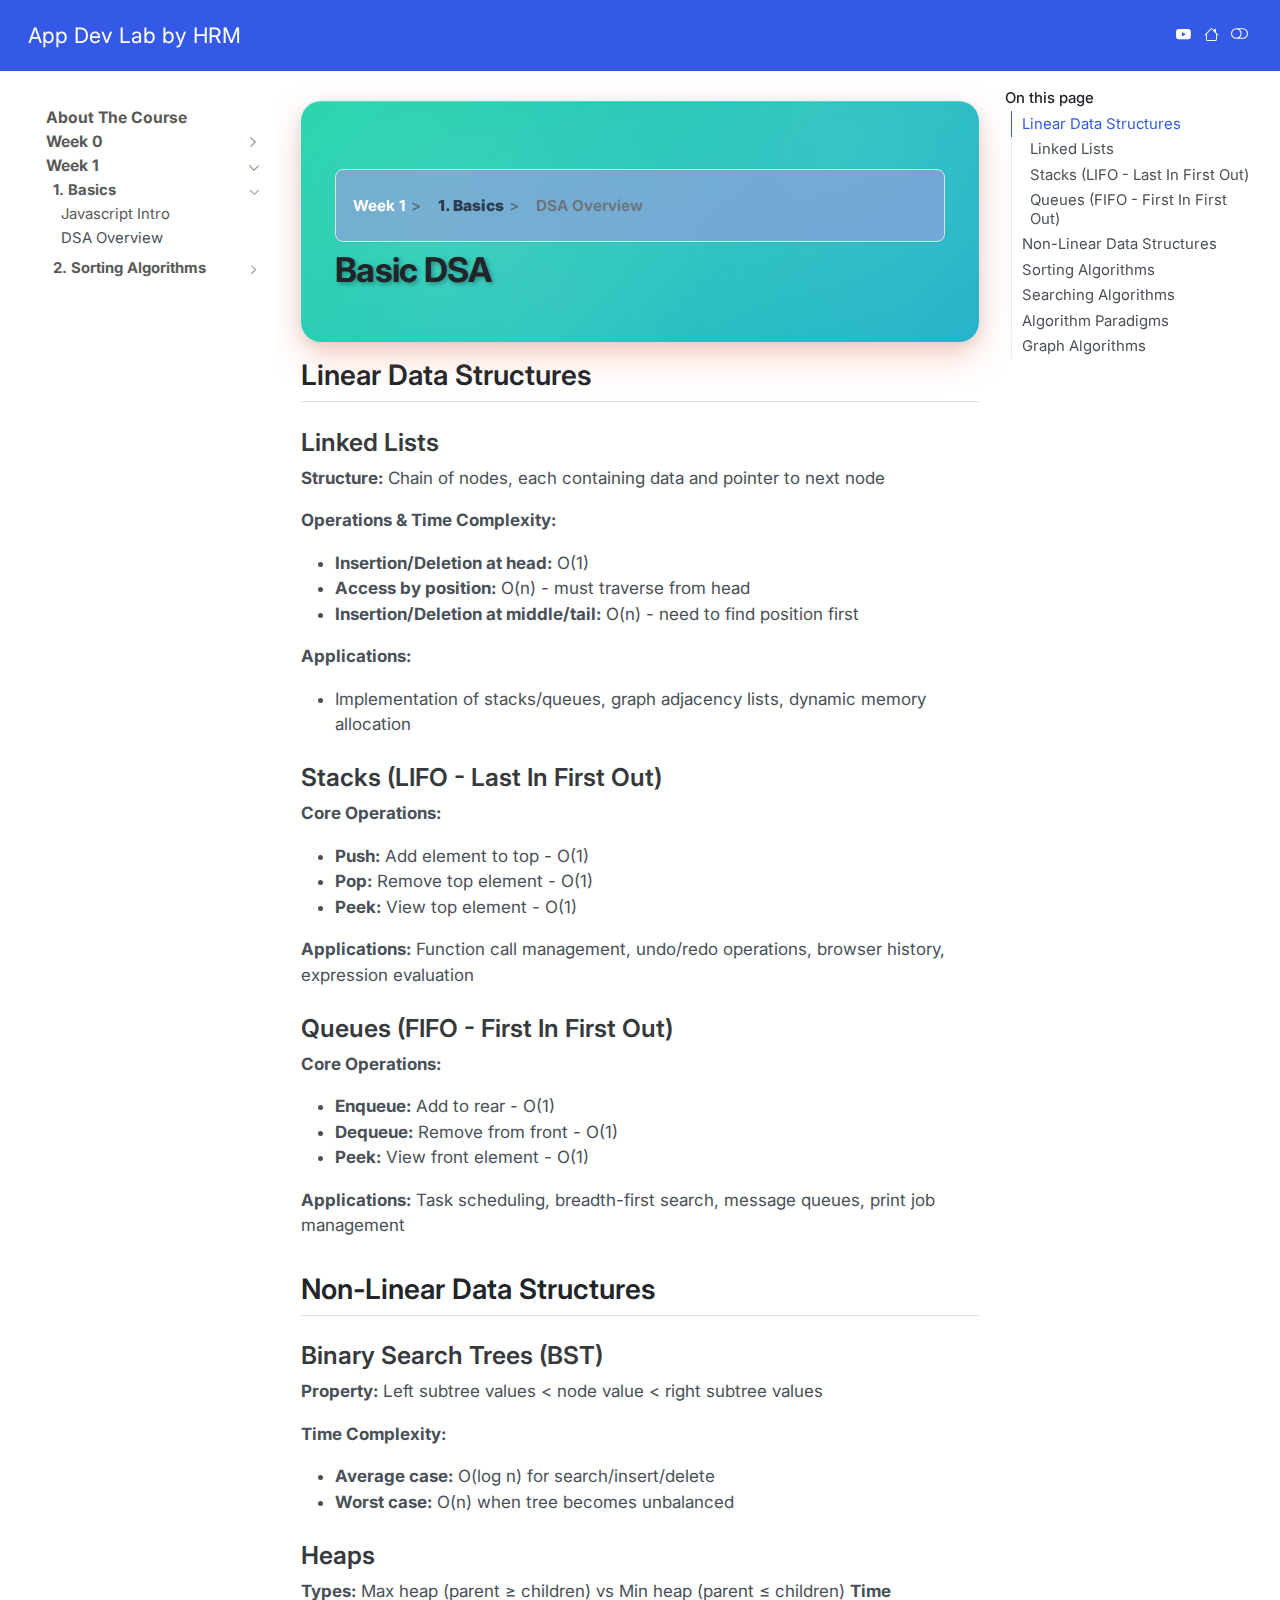
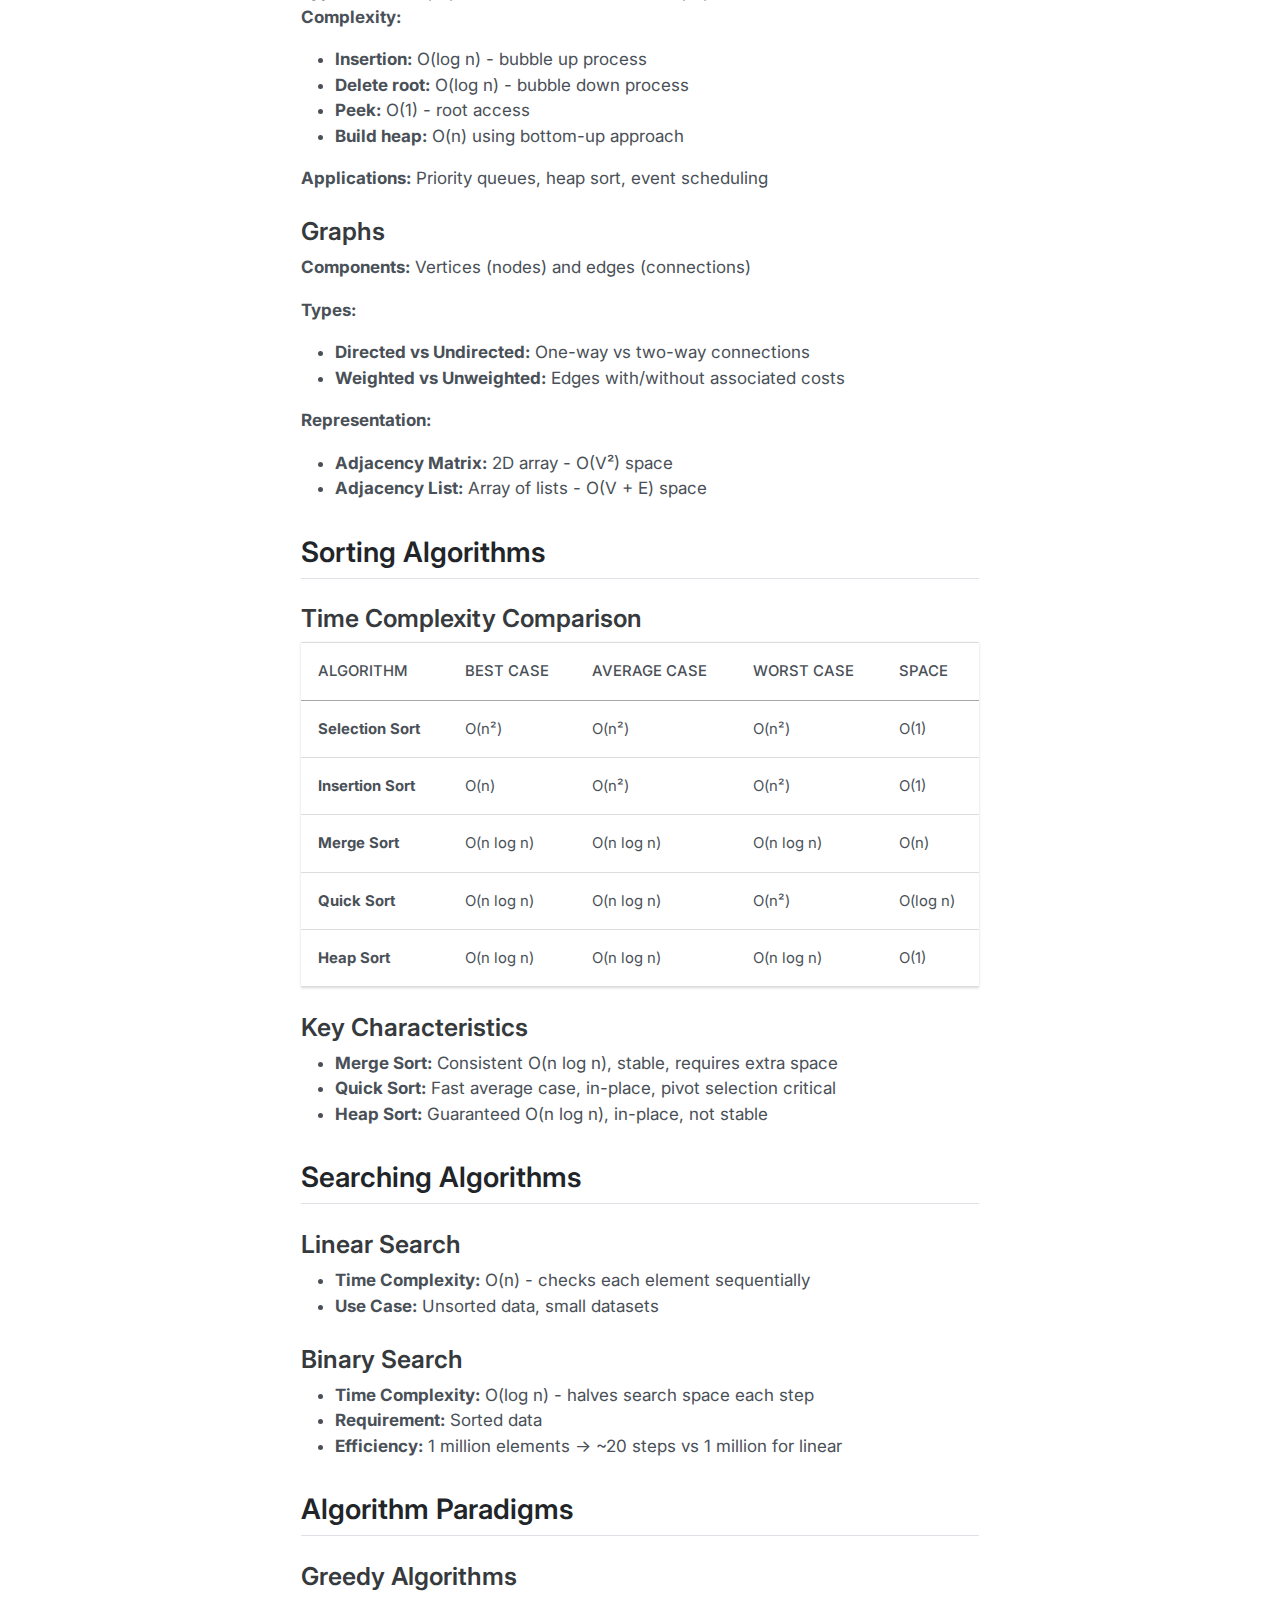
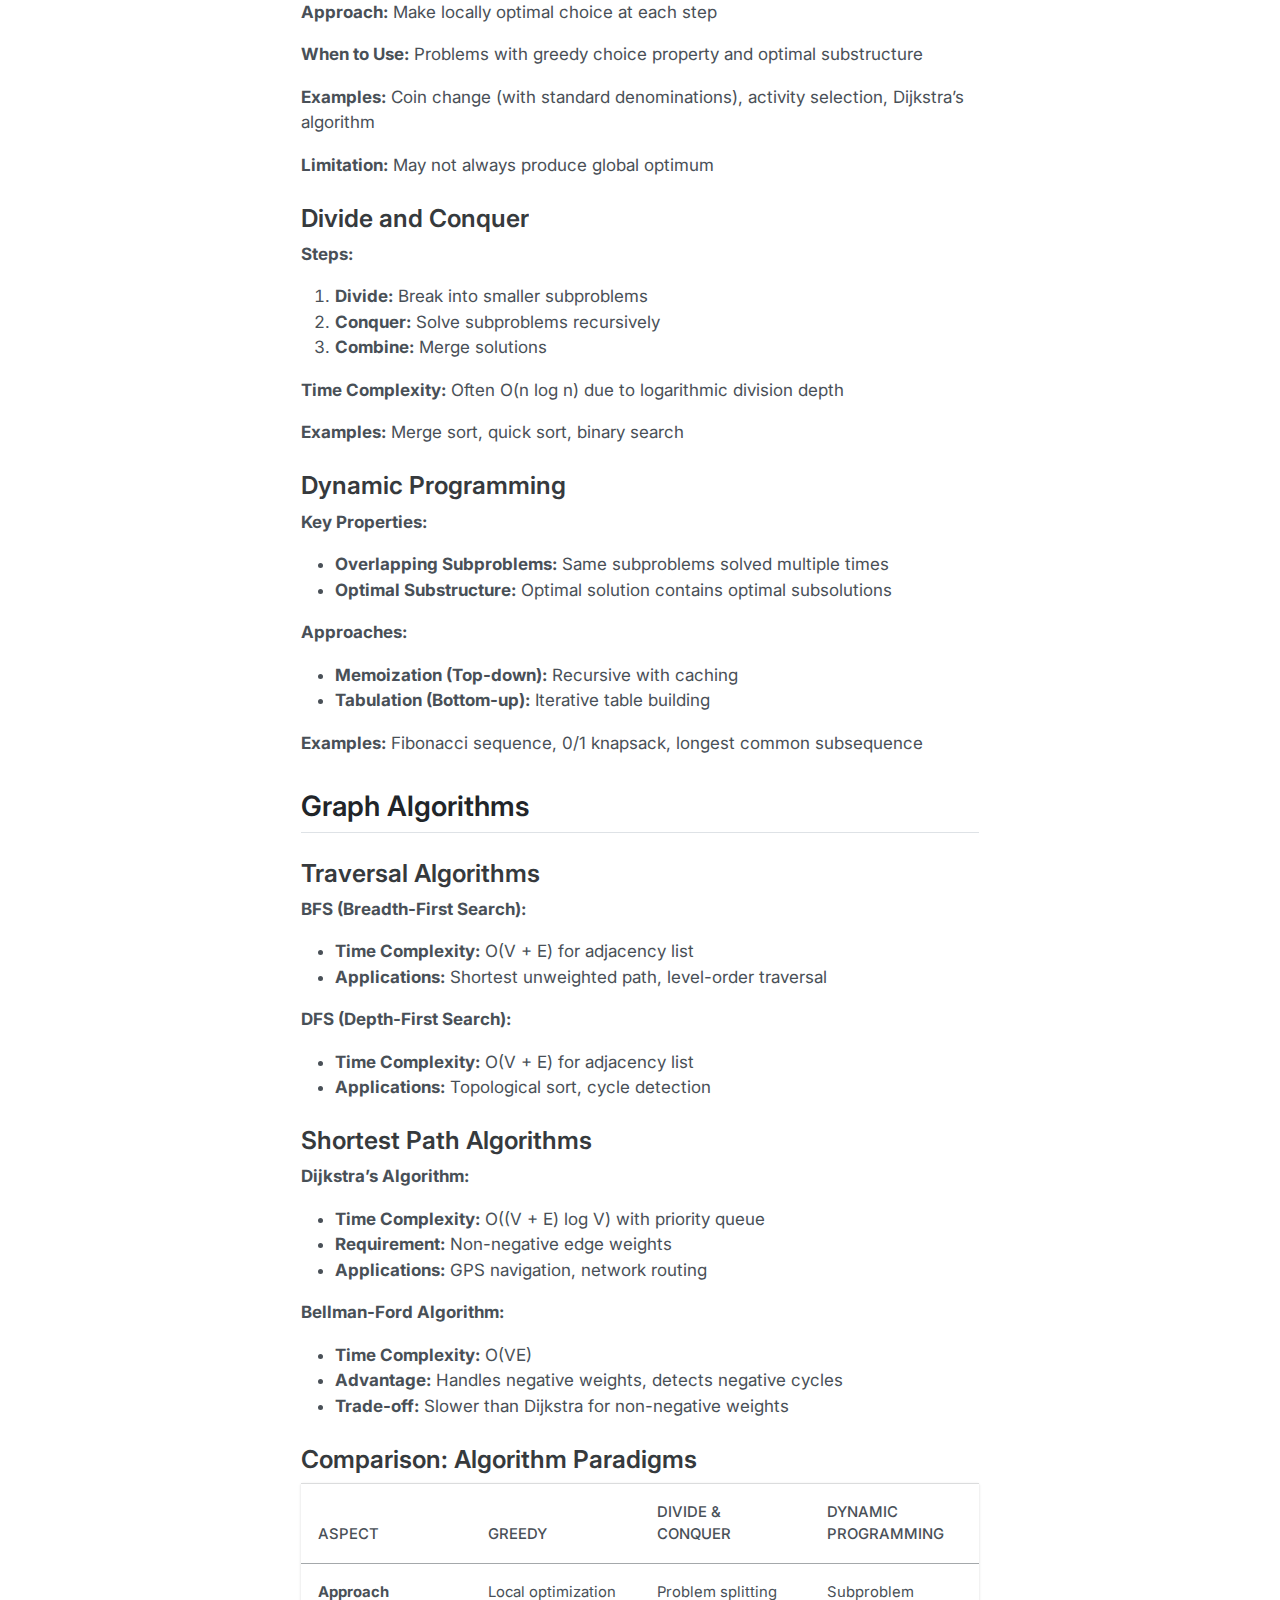
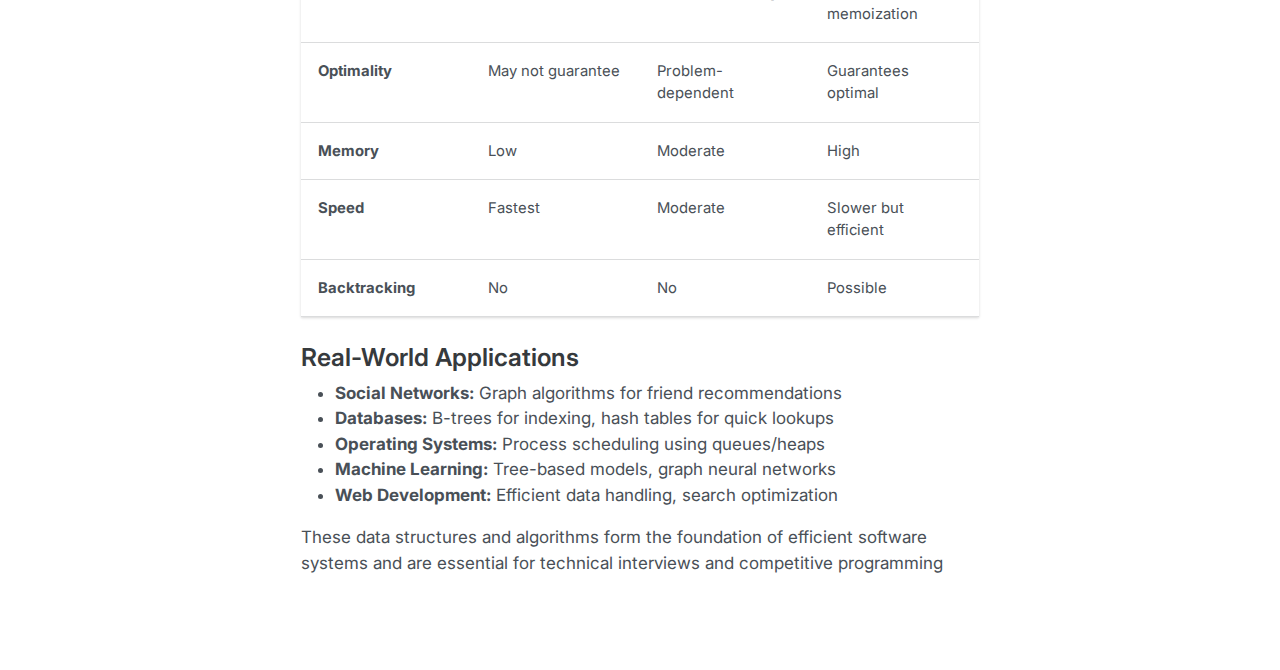
<file: docs/W1/1_basics/BASIC_DSA.html>
<!DOCTYPE html>
<html xmlns="http://www.w3.org/1999/xhtml" lang="en" xml:lang="en"><head>

<meta charset="utf-8">
<meta name="generator" content="quarto-1.7.33">

<meta name="viewport" content="width=device-width, initial-scale=1.0, user-scalable=yes">


<title>Basic DSA – App Dev Lab by HRM</title>
<style>
code{white-space: pre-wrap;}
span.smallcaps{font-variant: small-caps;}
div.columns{display: flex; gap: min(4vw, 1.5em);}
div.column{flex: auto; overflow-x: auto;}
div.hanging-indent{margin-left: 1.5em; text-indent: -1.5em;}
ul.task-list{list-style: none;}
ul.task-list li input[type="checkbox"] {
  width: 0.8em;
  margin: 0 0.8em 0.2em -1em; /* quarto-specific, see https://github.com/quarto-dev/quarto-cli/issues/4556 */ 
  vertical-align: middle;
}
</style>


<script src="../../site_libs/quarto-nav/quarto-nav.js"></script>
<script src="../../site_libs/quarto-nav/headroom.min.js"></script>
<script src="../../site_libs/clipboard/clipboard.min.js"></script>
<script src="../../site_libs/quarto-html/quarto.js" type="module"></script>
<script src="../../site_libs/quarto-html/tabsets/tabsets.js" type="module"></script>
<script src="../../site_libs/quarto-html/popper.min.js"></script>
<script src="../../site_libs/quarto-html/tippy.umd.min.js"></script>
<script src="../../site_libs/quarto-html/anchor.min.js"></script>
<link href="../../site_libs/quarto-html/tippy.css" rel="stylesheet">
<link href="../../site_libs/quarto-html/quarto-syntax-highlighting-ffffa96520c6cf7ec6bfd4297e4347f0.css" rel="stylesheet" class="quarto-color-scheme" id="quarto-text-highlighting-styles">
<link href="../../site_libs/quarto-html/quarto-syntax-highlighting-dark-ffffa96520c6cf7ec6bfd4297e4347f0.css" rel="stylesheet" class="quarto-color-scheme quarto-color-alternate" id="quarto-text-highlighting-styles">
<link href="../../site_libs/quarto-html/quarto-syntax-highlighting-ffffa96520c6cf7ec6bfd4297e4347f0.css" rel="stylesheet" class="quarto-color-scheme-extra" id="quarto-text-highlighting-styles">
<script src="../../site_libs/bootstrap/bootstrap.min.js"></script>
<link href="../../site_libs/bootstrap/bootstrap-icons.css" rel="stylesheet">
<link href="../../site_libs/bootstrap/bootstrap-d5e0c1151a2c97d362fc4a8b877fbc5b.min.css" rel="stylesheet" append-hash="true" class="quarto-color-scheme" id="quarto-bootstrap" data-mode="light">
<link href="../../site_libs/bootstrap/bootstrap-dark-9abcedaa66623c4356fc84edb00eef4b.min.css" rel="stylesheet" append-hash="true" class="quarto-color-scheme quarto-color-alternate" id="quarto-bootstrap" data-mode="light">
<link href="../../site_libs/bootstrap/bootstrap-d5e0c1151a2c97d362fc4a8b877fbc5b.min.css" rel="stylesheet" append-hash="true" class="quarto-color-scheme-extra" id="quarto-bootstrap" data-mode="light">
<script id="quarto-search-options" type="application/json">{
  "language": {
    "search-no-results-text": "No results",
    "search-matching-documents-text": "matching documents",
    "search-copy-link-title": "Copy link to search",
    "search-hide-matches-text": "Hide additional matches",
    "search-more-match-text": "more match in this document",
    "search-more-matches-text": "more matches in this document",
    "search-clear-button-title": "Clear",
    "search-text-placeholder": "",
    "search-detached-cancel-button-title": "Cancel",
    "search-submit-button-title": "Submit",
    "search-label": "Search"
  }
}</script>
<style>html{ scroll-behavior: smooth; }</style>


<link rel="stylesheet" href="../../styles.css">
</head>

<body class="nav-sidebar floating nav-fixed quarto-light"><script id="quarto-html-before-body" type="application/javascript">
    const toggleBodyColorMode = (bsSheetEl) => {
      const mode = bsSheetEl.getAttribute("data-mode");
      const bodyEl = window.document.querySelector("body");
      if (mode === "dark") {
        bodyEl.classList.add("quarto-dark");
        bodyEl.classList.remove("quarto-light");
      } else {
        bodyEl.classList.add("quarto-light");
        bodyEl.classList.remove("quarto-dark");
      }
    }
    const toggleBodyColorPrimary = () => {
      const bsSheetEl = window.document.querySelector("link#quarto-bootstrap:not([rel=disabled-stylesheet])");
      if (bsSheetEl) {
        toggleBodyColorMode(bsSheetEl);
      }
    }
    const setColorSchemeToggle = (alternate) => {
      const toggles = window.document.querySelectorAll('.quarto-color-scheme-toggle');
      for (let i=0; i < toggles.length; i++) {
        const toggle = toggles[i];
        if (toggle) {
          if (alternate) {
            toggle.classList.add("alternate");
          } else {
            toggle.classList.remove("alternate");
          }
        }
      }
    };
    const toggleColorMode = (alternate) => {
      // Switch the stylesheets
      const primaryStylesheets = window.document.querySelectorAll('link.quarto-color-scheme:not(.quarto-color-alternate)');
      const alternateStylesheets = window.document.querySelectorAll('link.quarto-color-scheme.quarto-color-alternate');
      manageTransitions('#quarto-margin-sidebar .nav-link', false);
      if (alternate) {
        // note: dark is layered on light, we don't disable primary!
        enableStylesheet(alternateStylesheets);
        for (const sheetNode of alternateStylesheets) {
          if (sheetNode.id === "quarto-bootstrap") {
            toggleBodyColorMode(sheetNode);
          }
        }
      } else {
        disableStylesheet(alternateStylesheets);
        enableStylesheet(primaryStylesheets)
        toggleBodyColorPrimary();
      }
      manageTransitions('#quarto-margin-sidebar .nav-link', true);
      // Switch the toggles
      setColorSchemeToggle(alternate)
      // Hack to workaround the fact that safari doesn't
      // properly recolor the scrollbar when toggling (#1455)
      if (navigator.userAgent.indexOf('Safari') > 0 && navigator.userAgent.indexOf('Chrome') == -1) {
        manageTransitions("body", false);
        window.scrollTo(0, 1);
        setTimeout(() => {
          window.scrollTo(0, 0);
          manageTransitions("body", true);
        }, 40);
      }
    }
    const disableStylesheet = (stylesheets) => {
      for (let i=0; i < stylesheets.length; i++) {
        const stylesheet = stylesheets[i];
        stylesheet.rel = 'disabled-stylesheet';
      }
    }
    const enableStylesheet = (stylesheets) => {
      for (let i=0; i < stylesheets.length; i++) {
        const stylesheet = stylesheets[i];
        if(stylesheet.rel !== 'stylesheet') { // for Chrome, which will still FOUC without this check
          stylesheet.rel = 'stylesheet';
        }
      }
    }
    const manageTransitions = (selector, allowTransitions) => {
      const els = window.document.querySelectorAll(selector);
      for (let i=0; i < els.length; i++) {
        const el = els[i];
        if (allowTransitions) {
          el.classList.remove('notransition');
        } else {
          el.classList.add('notransition');
        }
      }
    }
    const isFileUrl = () => {
      return window.location.protocol === 'file:';
    }
    const hasAlternateSentinel = () => {
      let styleSentinel = getColorSchemeSentinel();
      if (styleSentinel !== null) {
        return styleSentinel === "alternate";
      } else {
        return false;
      }
    }
    const setStyleSentinel = (alternate) => {
      const value = alternate ? "alternate" : "default";
      if (!isFileUrl()) {
        window.localStorage.setItem("quarto-color-scheme", value);
      } else {
        localAlternateSentinel = value;
      }
    }
    const getColorSchemeSentinel = () => {
      if (!isFileUrl()) {
        const storageValue = window.localStorage.getItem("quarto-color-scheme");
        return storageValue != null ? storageValue : localAlternateSentinel;
      } else {
        return localAlternateSentinel;
      }
    }
    const toggleGiscusIfUsed = (isAlternate, darkModeDefault) => {
      const baseTheme = document.querySelector('#giscus-base-theme')?.value ?? 'light';
      const alternateTheme = document.querySelector('#giscus-alt-theme')?.value ?? 'dark';
      let newTheme = '';
      if(authorPrefersDark) {
        newTheme = isAlternate ? baseTheme : alternateTheme;
      } else {
        newTheme = isAlternate ? alternateTheme : baseTheme;
      }
      const changeGiscusTheme = () => {
        // From: https://github.com/giscus/giscus/issues/336
        const sendMessage = (message) => {
          const iframe = document.querySelector('iframe.giscus-frame');
          if (!iframe) return;
          iframe.contentWindow.postMessage({ giscus: message }, 'https://giscus.app');
        }
        sendMessage({
          setConfig: {
            theme: newTheme
          }
        });
      }
      const isGiscussLoaded = window.document.querySelector('iframe.giscus-frame') !== null;
      if (isGiscussLoaded) {
        changeGiscusTheme();
      }
    };
    const authorPrefersDark = false;
    const darkModeDefault = authorPrefersDark;
      document.querySelector('link#quarto-text-highlighting-styles.quarto-color-scheme-extra').rel = 'disabled-stylesheet';
      document.querySelector('link#quarto-bootstrap.quarto-color-scheme-extra').rel = 'disabled-stylesheet';
    let localAlternateSentinel = darkModeDefault ? 'alternate' : 'default';
    // Dark / light mode switch
    window.quartoToggleColorScheme = () => {
      // Read the current dark / light value
      let toAlternate = !hasAlternateSentinel();
      toggleColorMode(toAlternate);
      setStyleSentinel(toAlternate);
      toggleGiscusIfUsed(toAlternate, darkModeDefault);
      window.dispatchEvent(new Event('resize'));
    };
    // Switch to dark mode if need be
    if (hasAlternateSentinel()) {
      toggleColorMode(true);
    } else {
      toggleColorMode(false);
    }
  </script>

<div id="quarto-search-results"></div>
  <header id="quarto-header" class="headroom fixed-top">
    <nav class="navbar navbar-expand-lg " data-bs-theme="dark">
      <div class="navbar-container container-fluid">
      <div class="navbar-brand-container mx-auto">
    <a class="navbar-brand" href="../../index.html">
    <span class="navbar-title">App Dev Lab by HRM</span>
    </a>
  </div>
        <div class="quarto-navbar-tools tools-wide tools-end">
    <a href="https://www.youtube.com/@deepinside333hrm" title="" class="quarto-navigation-tool px-1" aria-label="" target="_blank"><i class="bi bi-youtube"></i></a>
    <a href="https://hrmiitm.github.io" title="" class="quarto-navigation-tool px-1" aria-label=""><i class="bi bi-house"></i></a>
  <a href="" class="quarto-color-scheme-toggle quarto-navigation-tool  px-1" onclick="window.quartoToggleColorScheme(); return false;" title="Toggle dark mode"><i class="bi"></i></a>
</div>
      </div> <!-- /container-fluid -->
    </nav>
  <nav class="quarto-secondary-nav">
    <div class="container-fluid d-flex">
      <button type="button" class="quarto-btn-toggle btn" data-bs-toggle="collapse" role="button" data-bs-target=".quarto-sidebar-collapse-item" aria-controls="quarto-sidebar" aria-expanded="false" aria-label="Toggle sidebar navigation" onclick="if (window.quartoToggleHeadroom) { window.quartoToggleHeadroom(); }">
        <i class="bi bi-layout-text-sidebar-reverse"></i>
      </button>
        <nav class="quarto-page-breadcrumbs" aria-label="breadcrumb"><ol class="breadcrumb"><li class="breadcrumb-item"><strong>Week 1</strong></li><li class="breadcrumb-item"><a href="../../W1/1_basics/JS_BASICS.html"><strong>1. Basics</strong></a></li><li class="breadcrumb-item"><a href="../../W1/1_basics/BASIC_DSA.html">DSA Overview</a></li></ol></nav>
        <a class="flex-grow-1" role="navigation" data-bs-toggle="collapse" data-bs-target=".quarto-sidebar-collapse-item" aria-controls="quarto-sidebar" aria-expanded="false" aria-label="Toggle sidebar navigation" onclick="if (window.quartoToggleHeadroom) { window.quartoToggleHeadroom(); }">      
        </a>
    </div>
  </nav>
</header>
<!-- content -->
<div id="quarto-content" class="quarto-container page-columns page-rows-contents page-layout-article page-navbar">
<!-- sidebar -->
  <nav id="quarto-sidebar" class="sidebar collapse collapse-horizontal quarto-sidebar-collapse-item sidebar-navigation floating overflow-auto">
    <div class="sidebar-menu-container"> 
    <ul class="list-unstyled mt-1">
        <li class="sidebar-item">
  <div class="sidebar-item-container"> 
  <a href="../../index.html" class="sidebar-item-text sidebar-link">
 <span class="menu-text"><strong>About The Course</strong></span></a>
  </div>
</li>
        <li class="sidebar-item sidebar-item-section">
      <div class="sidebar-item-container"> 
            <a class="sidebar-item-text sidebar-link text-start collapsed" data-bs-toggle="collapse" data-bs-target="#quarto-sidebar-section-1" role="navigation" aria-expanded="false">
 <span class="menu-text"><strong>Week 0</strong></span></a>
          <a class="sidebar-item-toggle text-start collapsed" data-bs-toggle="collapse" data-bs-target="#quarto-sidebar-section-1" role="navigation" aria-expanded="false" aria-label="Toggle section">
            <i class="bi bi-chevron-right ms-2"></i>
          </a> 
      </div>
      <ul id="quarto-sidebar-section-1" class="collapse list-unstyled sidebar-section depth1 ">  
          <li class="sidebar-item sidebar-item-section">
      <div class="sidebar-item-container"> 
            <a class="sidebar-item-text sidebar-link text-start collapsed" data-bs-toggle="collapse" data-bs-target="#quarto-sidebar-section-2" role="navigation" aria-expanded="false">
 <span class="menu-text">10 Days Of JS</span></a>
          <a class="sidebar-item-toggle text-start collapsed" data-bs-toggle="collapse" data-bs-target="#quarto-sidebar-section-2" role="navigation" aria-expanded="false" aria-label="Toggle section">
            <i class="bi bi-chevron-right ms-2"></i>
          </a> 
      </div>
      <ul id="quarto-sidebar-section-2" class="collapse list-unstyled sidebar-section depth2 ">  
          <li class="sidebar-item">
  <div class="sidebar-item-container"> 
  <a href="../../W0/JS/DAY_1.html" class="sidebar-item-text sidebar-link">
 <span class="menu-text">Day-1</span></a>
  </div>
</li>
          <li class="sidebar-item">
  <div class="sidebar-item-container"> 
  <a href="../../W0/JS/DAY_2.html" class="sidebar-item-text sidebar-link">
 <span class="menu-text">Day-2</span></a>
  </div>
</li>
          <li class="sidebar-item">
  <div class="sidebar-item-container"> 
  <a href="../../W0/JS/DAY_3.html" class="sidebar-item-text sidebar-link">
 <span class="menu-text">Day-3</span></a>
  </div>
</li>
      </ul>
  </li>
          <li class="sidebar-item sidebar-item-section">
      <div class="sidebar-item-container"> 
            <a class="sidebar-item-text sidebar-link text-start collapsed" data-bs-toggle="collapse" data-bs-target="#quarto-sidebar-section-3" role="navigation" aria-expanded="false">
 <span class="menu-text">3 Days to HTML</span></a>
          <a class="sidebar-item-toggle text-start collapsed" data-bs-toggle="collapse" data-bs-target="#quarto-sidebar-section-3" role="navigation" aria-expanded="false" aria-label="Toggle section">
            <i class="bi bi-chevron-right ms-2"></i>
          </a> 
      </div>
      <ul id="quarto-sidebar-section-3" class="collapse list-unstyled sidebar-section depth2 ">  
          <li class="sidebar-item">
  <div class="sidebar-item-container"> 
  <a href="../../W0/HTML/DAY_1.html" class="sidebar-item-text sidebar-link">
 <span class="menu-text">Day-1</span></a>
  </div>
</li>
          <li class="sidebar-item">
  <div class="sidebar-item-container"> 
  <a href="../../W0/HTML/DAY_2.html" class="sidebar-item-text sidebar-link">
 <span class="menu-text">Day-2</span></a>
  </div>
</li>
      </ul>
  </li>
      </ul>
  </li>
        <li class="sidebar-item sidebar-item-section">
      <div class="sidebar-item-container"> 
            <a class="sidebar-item-text sidebar-link text-start" data-bs-toggle="collapse" data-bs-target="#quarto-sidebar-section-4" role="navigation" aria-expanded="true">
 <span class="menu-text"><strong>Week 1</strong></span></a>
          <a class="sidebar-item-toggle text-start" data-bs-toggle="collapse" data-bs-target="#quarto-sidebar-section-4" role="navigation" aria-expanded="true" aria-label="Toggle section">
            <i class="bi bi-chevron-right ms-2"></i>
          </a> 
      </div>
      <ul id="quarto-sidebar-section-4" class="collapse list-unstyled sidebar-section depth1 show">  
          <li class="sidebar-item sidebar-item-section">
      <div class="sidebar-item-container"> 
            <a class="sidebar-item-text sidebar-link text-start" data-bs-toggle="collapse" data-bs-target="#quarto-sidebar-section-5" role="navigation" aria-expanded="true">
 <span class="menu-text"><strong>1. Basics</strong></span></a>
          <a class="sidebar-item-toggle text-start" data-bs-toggle="collapse" data-bs-target="#quarto-sidebar-section-5" role="navigation" aria-expanded="true" aria-label="Toggle section">
            <i class="bi bi-chevron-right ms-2"></i>
          </a> 
      </div>
      <ul id="quarto-sidebar-section-5" class="collapse list-unstyled sidebar-section depth2 show">  
          <li class="sidebar-item">
  <div class="sidebar-item-container"> 
  <a href="../../W1/1_basics/JS_BASICS.html" class="sidebar-item-text sidebar-link">
 <span class="menu-text">Javascript Intro</span></a>
  </div>
</li>
          <li class="sidebar-item">
  <div class="sidebar-item-container"> 
  <a href="../../W1/1_basics/BASIC_DSA.html" class="sidebar-item-text sidebar-link active">
 <span class="menu-text">DSA Overview</span></a>
  </div>
</li>
      </ul>
  </li>
          <li class="sidebar-item sidebar-item-section">
      <div class="sidebar-item-container"> 
            <a class="sidebar-item-text sidebar-link text-start collapsed" data-bs-toggle="collapse" data-bs-target="#quarto-sidebar-section-6" role="navigation" aria-expanded="false">
 <span class="menu-text"><strong>2. Sorting Algorithms</strong></span></a>
          <a class="sidebar-item-toggle text-start collapsed" data-bs-toggle="collapse" data-bs-target="#quarto-sidebar-section-6" role="navigation" aria-expanded="false" aria-label="Toggle section">
            <i class="bi bi-chevron-right ms-2"></i>
          </a> 
      </div>
      <ul id="quarto-sidebar-section-6" class="collapse list-unstyled sidebar-section depth2 ">  
          <li class="sidebar-item">
  <div class="sidebar-item-container"> 
  <a href="../../W1/2_sorting/1_sel_ins.html" class="sidebar-item-text sidebar-link">
 <span class="menu-text">Selection &amp; Insertion Sort</span></a>
  </div>
</li>
          <li class="sidebar-item">
  <div class="sidebar-item-container"> 
  <a href="../../W1/2_sorting/2_merge_quick.html" class="sidebar-item-text sidebar-link">
 <span class="menu-text">Merge &amp; Quick Sort</span></a>
  </div>
</li>
      </ul>
  </li>
      </ul>
  </li>
    </ul>
    </div>
</nav>
<div id="quarto-sidebar-glass" class="quarto-sidebar-collapse-item" data-bs-toggle="collapse" data-bs-target=".quarto-sidebar-collapse-item"></div>
<!-- margin-sidebar -->
    <div id="quarto-margin-sidebar" class="sidebar margin-sidebar">
        <nav id="TOC" role="doc-toc" class="toc-active">
    <h2 id="toc-title">On this page</h2>
   
  <ul>
  <li><a href="#linear-data-structures" id="toc-linear-data-structures" class="nav-link active" data-scroll-target="#linear-data-structures">Linear Data Structures</a>
  <ul class="collapse">
  <li><a href="#linked-lists" id="toc-linked-lists" class="nav-link" data-scroll-target="#linked-lists">Linked Lists</a></li>
  <li><a href="#stacks-lifo---last-in-first-out" id="toc-stacks-lifo---last-in-first-out" class="nav-link" data-scroll-target="#stacks-lifo---last-in-first-out">Stacks (LIFO - Last In First Out)</a></li>
  <li><a href="#queues-fifo---first-in-first-out" id="toc-queues-fifo---first-in-first-out" class="nav-link" data-scroll-target="#queues-fifo---first-in-first-out">Queues (FIFO - First In First Out)</a></li>
  </ul></li>
  <li><a href="#non-linear-data-structures" id="toc-non-linear-data-structures" class="nav-link" data-scroll-target="#non-linear-data-structures">Non-Linear Data Structures</a>
  <ul class="collapse">
  <li><a href="#binary-search-trees-bst" id="toc-binary-search-trees-bst" class="nav-link" data-scroll-target="#binary-search-trees-bst">Binary Search Trees (BST)</a></li>
  <li><a href="#heaps" id="toc-heaps" class="nav-link" data-scroll-target="#heaps">Heaps</a></li>
  <li><a href="#graphs" id="toc-graphs" class="nav-link" data-scroll-target="#graphs">Graphs</a></li>
  </ul></li>
  <li><a href="#sorting-algorithms" id="toc-sorting-algorithms" class="nav-link" data-scroll-target="#sorting-algorithms">Sorting Algorithms</a>
  <ul class="collapse">
  <li><a href="#time-complexity-comparison" id="toc-time-complexity-comparison" class="nav-link" data-scroll-target="#time-complexity-comparison">Time Complexity Comparison</a></li>
  <li><a href="#key-characteristics" id="toc-key-characteristics" class="nav-link" data-scroll-target="#key-characteristics">Key Characteristics</a></li>
  </ul></li>
  <li><a href="#searching-algorithms" id="toc-searching-algorithms" class="nav-link" data-scroll-target="#searching-algorithms">Searching Algorithms</a>
  <ul class="collapse">
  <li><a href="#linear-search" id="toc-linear-search" class="nav-link" data-scroll-target="#linear-search">Linear Search</a></li>
  <li><a href="#binary-search" id="toc-binary-search" class="nav-link" data-scroll-target="#binary-search">Binary Search</a></li>
  </ul></li>
  <li><a href="#algorithm-paradigms" id="toc-algorithm-paradigms" class="nav-link" data-scroll-target="#algorithm-paradigms">Algorithm Paradigms</a>
  <ul class="collapse">
  <li><a href="#greedy-algorithms" id="toc-greedy-algorithms" class="nav-link" data-scroll-target="#greedy-algorithms">Greedy Algorithms</a></li>
  <li><a href="#divide-and-conquer" id="toc-divide-and-conquer" class="nav-link" data-scroll-target="#divide-and-conquer">Divide and Conquer</a></li>
  <li><a href="#dynamic-programming" id="toc-dynamic-programming" class="nav-link" data-scroll-target="#dynamic-programming">Dynamic Programming</a></li>
  </ul></li>
  <li><a href="#graph-algorithms" id="toc-graph-algorithms" class="nav-link" data-scroll-target="#graph-algorithms">Graph Algorithms</a>
  <ul class="collapse">
  <li><a href="#traversal-algorithms" id="toc-traversal-algorithms" class="nav-link" data-scroll-target="#traversal-algorithms">Traversal Algorithms</a></li>
  <li><a href="#shortest-path-algorithms" id="toc-shortest-path-algorithms" class="nav-link" data-scroll-target="#shortest-path-algorithms">Shortest Path Algorithms</a></li>
  <li><a href="#comparison-algorithm-paradigms" id="toc-comparison-algorithm-paradigms" class="nav-link" data-scroll-target="#comparison-algorithm-paradigms">Comparison: Algorithm Paradigms</a></li>
  <li><a href="#real-world-applications" id="toc-real-world-applications" class="nav-link" data-scroll-target="#real-world-applications">Real-World Applications</a></li>
  </ul></li>
  </ul>
</nav>
    </div>
<!-- main -->
<main class="content" id="quarto-document-content">


<header id="title-block-header" class="quarto-title-block default"><nav class="quarto-page-breadcrumbs quarto-title-breadcrumbs d-none d-lg-block" aria-label="breadcrumb"><ol class="breadcrumb"><li class="breadcrumb-item"><strong>Week 1</strong></li><li class="breadcrumb-item"><a href="../../W1/1_basics/JS_BASICS.html"><strong>1. Basics</strong></a></li><li class="breadcrumb-item"><a href="../../W1/1_basics/BASIC_DSA.html">DSA Overview</a></li></ol></nav>
<div class="quarto-title">
<h1 class="title">Basic DSA</h1>
</div>



<div class="quarto-title-meta">

    
  
    
  </div>
  


</header>


<section id="linear-data-structures" class="level2">
<h2 class="anchored" data-anchor-id="linear-data-structures">Linear Data Structures</h2>
<section id="linked-lists" class="level3">
<h3 class="anchored" data-anchor-id="linked-lists">Linked Lists</h3>
<p><strong>Structure:</strong> Chain of nodes, each containing data and pointer to next node</p>
<p><strong>Operations &amp; Time Complexity:</strong></p>
<ul>
<li><strong>Insertion/Deletion at head:</strong> O(1)<br>
</li>
<li><strong>Access by position:</strong> O(n) - must traverse from head<br>
</li>
<li><strong>Insertion/Deletion at middle/tail:</strong> O(n) - need to find position first</li>
</ul>
<p><strong>Applications:</strong></p>
<ul>
<li>Implementation of stacks/queues, graph adjacency lists, dynamic memory allocation</li>
</ul>
</section>
<section id="stacks-lifo---last-in-first-out" class="level3">
<h3 class="anchored" data-anchor-id="stacks-lifo---last-in-first-out">Stacks (LIFO - Last In First Out)</h3>
<p><strong>Core Operations:</strong></p>
<ul>
<li><strong>Push:</strong> Add element to top - O(1)<br>
</li>
<li><strong>Pop:</strong> Remove top element - O(1)<br>
</li>
<li><strong>Peek:</strong> View top element - O(1)</li>
</ul>
<p><strong>Applications:</strong> Function call management, undo/redo operations, browser history, expression evaluation</p>
</section>
<section id="queues-fifo---first-in-first-out" class="level3">
<h3 class="anchored" data-anchor-id="queues-fifo---first-in-first-out">Queues (FIFO - First In First Out)</h3>
<p><strong>Core Operations:</strong></p>
<ul>
<li><strong>Enqueue:</strong> Add to rear - O(1)<br>
</li>
<li><strong>Dequeue:</strong> Remove from front - O(1)<br>
</li>
<li><strong>Peek:</strong> View front element - O(1)</li>
</ul>
<p><strong>Applications:</strong> Task scheduling, breadth-first search, message queues, print job management</p>
</section>
</section>
<section id="non-linear-data-structures" class="level2">
<h2 class="anchored" data-anchor-id="non-linear-data-structures">Non-Linear Data Structures</h2>
<section id="binary-search-trees-bst" class="level3">
<h3 class="anchored" data-anchor-id="binary-search-trees-bst">Binary Search Trees (BST)</h3>
<p><strong>Property:</strong> Left subtree values &lt; node value &lt; right subtree values</p>
<p><strong>Time Complexity:</strong></p>
<ul>
<li><strong>Average case:</strong> O(log n) for search/insert/delete<br>
</li>
<li><strong>Worst case:</strong> O(n) when tree becomes unbalanced</li>
</ul>
</section>
<section id="heaps" class="level3">
<h3 class="anchored" data-anchor-id="heaps">Heaps</h3>
<p><strong>Types:</strong> Max heap (parent ≥ children) vs Min heap (parent ≤ children) <strong>Time Complexity:</strong></p>
<ul>
<li><strong>Insertion:</strong> O(log n) - bubble up process<br>
</li>
<li><strong>Delete root:</strong> O(log n) - bubble down process<br>
</li>
<li><strong>Peek:</strong> O(1) - root access<br>
</li>
<li><strong>Build heap:</strong> O(n) using bottom-up approach</li>
</ul>
<p><strong>Applications:</strong> Priority queues, heap sort, event scheduling</p>
</section>
<section id="graphs" class="level3">
<h3 class="anchored" data-anchor-id="graphs">Graphs</h3>
<p><strong>Components:</strong> Vertices (nodes) and edges (connections)</p>
<p><strong>Types:</strong></p>
<ul>
<li><strong>Directed vs Undirected:</strong> One-way vs two-way connections<br>
</li>
<li><strong>Weighted vs Unweighted:</strong> Edges with/without associated costs</li>
</ul>
<p><strong>Representation:</strong></p>
<ul>
<li><strong>Adjacency Matrix:</strong> 2D array - O(V²) space<br>
</li>
<li><strong>Adjacency List:</strong> Array of lists - O(V + E) space</li>
</ul>
</section>
</section>
<section id="sorting-algorithms" class="level2">
<h2 class="anchored" data-anchor-id="sorting-algorithms">Sorting Algorithms</h2>
<section id="time-complexity-comparison" class="level3">
<h3 class="anchored" data-anchor-id="time-complexity-comparison">Time Complexity Comparison</h3>
<table class="caption-top table">
<thead>
<tr class="header">
<th style="text-align: left;">Algorithm</th>
<th style="text-align: left;">Best Case</th>
<th style="text-align: left;">Average Case</th>
<th style="text-align: left;">Worst Case</th>
<th style="text-align: left;">Space</th>
</tr>
</thead>
<tbody>
<tr class="odd">
<td style="text-align: left;"><strong>Selection Sort</strong></td>
<td style="text-align: left;">O(n²)</td>
<td style="text-align: left;">O(n²)</td>
<td style="text-align: left;">O(n²)</td>
<td style="text-align: left;">O(1)</td>
</tr>
<tr class="even">
<td style="text-align: left;"><strong>Insertion Sort</strong></td>
<td style="text-align: left;">O(n)</td>
<td style="text-align: left;">O(n²)</td>
<td style="text-align: left;">O(n²)</td>
<td style="text-align: left;">O(1)</td>
</tr>
<tr class="odd">
<td style="text-align: left;"><strong>Merge Sort</strong></td>
<td style="text-align: left;">O(n log n)</td>
<td style="text-align: left;">O(n log n)</td>
<td style="text-align: left;">O(n log n)</td>
<td style="text-align: left;">O(n)</td>
</tr>
<tr class="even">
<td style="text-align: left;"><strong>Quick Sort</strong></td>
<td style="text-align: left;">O(n log n)</td>
<td style="text-align: left;">O(n log n)</td>
<td style="text-align: left;">O(n²)</td>
<td style="text-align: left;">O(log n)</td>
</tr>
<tr class="odd">
<td style="text-align: left;"><strong>Heap Sort</strong></td>
<td style="text-align: left;">O(n log n)</td>
<td style="text-align: left;">O(n log n)</td>
<td style="text-align: left;">O(n log n)</td>
<td style="text-align: left;">O(1)</td>
</tr>
</tbody>
</table>
</section>
<section id="key-characteristics" class="level3">
<h3 class="anchored" data-anchor-id="key-characteristics">Key Characteristics</h3>
<ul>
<li><strong>Merge Sort:</strong> Consistent O(n log n), stable, requires extra space<br>
</li>
<li><strong>Quick Sort:</strong> Fast average case, in-place, pivot selection critical<br>
</li>
<li><strong>Heap Sort:</strong> Guaranteed O(n log n), in-place, not stable</li>
</ul>
</section>
</section>
<section id="searching-algorithms" class="level2">
<h2 class="anchored" data-anchor-id="searching-algorithms">Searching Algorithms</h2>
<section id="linear-search" class="level3">
<h3 class="anchored" data-anchor-id="linear-search">Linear Search</h3>
<ul>
<li><strong>Time Complexity:</strong> O(n) - checks each element sequentially<br>
</li>
<li><strong>Use Case:</strong> Unsorted data, small datasets</li>
</ul>
</section>
<section id="binary-search" class="level3">
<h3 class="anchored" data-anchor-id="binary-search">Binary Search</h3>
<ul>
<li><strong>Time Complexity:</strong> O(log n) - halves search space each step<br>
</li>
<li><strong>Requirement:</strong> Sorted data<br>
</li>
<li><strong>Efficiency:</strong> 1 million elements → ~20 steps vs 1 million for linear</li>
</ul>
</section>
</section>
<section id="algorithm-paradigms" class="level2">
<h2 class="anchored" data-anchor-id="algorithm-paradigms">Algorithm Paradigms</h2>
<section id="greedy-algorithms" class="level3">
<h3 class="anchored" data-anchor-id="greedy-algorithms">Greedy Algorithms</h3>
<p><strong>Approach:</strong> Make locally optimal choice at each step</p>
<p><strong>When to Use:</strong> Problems with greedy choice property and optimal substructure</p>
<p><strong>Examples:</strong> Coin change (with standard denominations), activity selection, Dijkstra’s algorithm</p>
<p><strong>Limitation:</strong> May not always produce global optimum</p>
</section>
<section id="divide-and-conquer" class="level3">
<h3 class="anchored" data-anchor-id="divide-and-conquer">Divide and Conquer</h3>
<p><strong>Steps:</strong></p>
<ol type="1">
<li><strong>Divide:</strong> Break into smaller subproblems<br>
</li>
<li><strong>Conquer:</strong> Solve subproblems recursively<br>
</li>
<li><strong>Combine:</strong> Merge solutions</li>
</ol>
<p><strong>Time Complexity:</strong> Often O(n log n) due to logarithmic division depth</p>
<p><strong>Examples:</strong> Merge sort, quick sort, binary search</p>
</section>
<section id="dynamic-programming" class="level3">
<h3 class="anchored" data-anchor-id="dynamic-programming">Dynamic Programming</h3>
<p><strong>Key Properties:</strong></p>
<ul>
<li><strong>Overlapping Subproblems:</strong> Same subproblems solved multiple times<br>
</li>
<li><strong>Optimal Substructure:</strong> Optimal solution contains optimal subsolutions</li>
</ul>
<p><strong>Approaches:</strong></p>
<ul>
<li><strong>Memoization (Top-down):</strong> Recursive with caching<br>
</li>
<li><strong>Tabulation (Bottom-up):</strong> Iterative table building</li>
</ul>
<p><strong>Examples:</strong> Fibonacci sequence, 0/1 knapsack, longest common subsequence</p>
</section>
</section>
<section id="graph-algorithms" class="level2">
<h2 class="anchored" data-anchor-id="graph-algorithms">Graph Algorithms</h2>
<section id="traversal-algorithms" class="level3">
<h3 class="anchored" data-anchor-id="traversal-algorithms">Traversal Algorithms</h3>
<p><strong>BFS (Breadth-First Search):</strong></p>
<ul>
<li><strong>Time Complexity:</strong> O(V + E) for adjacency list<br>
</li>
<li><strong>Applications:</strong> Shortest unweighted path, level-order traversal</li>
</ul>
<p><strong>DFS (Depth-First Search):</strong></p>
<ul>
<li><strong>Time Complexity:</strong> O(V + E) for adjacency list<br>
</li>
<li><strong>Applications:</strong> Topological sort, cycle detection</li>
</ul>
</section>
<section id="shortest-path-algorithms" class="level3">
<h3 class="anchored" data-anchor-id="shortest-path-algorithms">Shortest Path Algorithms</h3>
<p><strong>Dijkstra’s Algorithm:</strong></p>
<ul>
<li><strong>Time Complexity:</strong> O((V + E) log V) with priority queue<br>
</li>
<li><strong>Requirement:</strong> Non-negative edge weights<br>
</li>
<li><strong>Applications:</strong> GPS navigation, network routing</li>
</ul>
<p><strong>Bellman-Ford Algorithm:</strong></p>
<ul>
<li><strong>Time Complexity:</strong> O(VE)<br>
</li>
<li><strong>Advantage:</strong> Handles negative weights, detects negative cycles<br>
</li>
<li><strong>Trade-off:</strong> Slower than Dijkstra for non-negative weights</li>
</ul>
</section>
<section id="comparison-algorithm-paradigms" class="level3">
<h3 class="anchored" data-anchor-id="comparison-algorithm-paradigms">Comparison: Algorithm Paradigms</h3>
<table class="caption-top table">
<colgroup>
<col style="width: 25%">
<col style="width: 25%">
<col style="width: 25%">
<col style="width: 25%">
</colgroup>
<thead>
<tr class="header">
<th style="text-align: left;">Aspect</th>
<th style="text-align: left;">Greedy</th>
<th style="text-align: left;">Divide &amp; Conquer</th>
<th style="text-align: left;">Dynamic Programming</th>
</tr>
</thead>
<tbody>
<tr class="odd">
<td style="text-align: left;"><strong>Approach</strong></td>
<td style="text-align: left;">Local optimization</td>
<td style="text-align: left;">Problem splitting</td>
<td style="text-align: left;">Subproblem memoization</td>
</tr>
<tr class="even">
<td style="text-align: left;"><strong>Optimality</strong></td>
<td style="text-align: left;">May not guarantee</td>
<td style="text-align: left;">Problem-dependent</td>
<td style="text-align: left;">Guarantees optimal</td>
</tr>
<tr class="odd">
<td style="text-align: left;"><strong>Memory</strong></td>
<td style="text-align: left;">Low</td>
<td style="text-align: left;">Moderate</td>
<td style="text-align: left;">High</td>
</tr>
<tr class="even">
<td style="text-align: left;"><strong>Speed</strong></td>
<td style="text-align: left;">Fastest</td>
<td style="text-align: left;">Moderate</td>
<td style="text-align: left;">Slower but efficient</td>
</tr>
<tr class="odd">
<td style="text-align: left;"><strong>Backtracking</strong></td>
<td style="text-align: left;">No</td>
<td style="text-align: left;">No</td>
<td style="text-align: left;">Possible</td>
</tr>
</tbody>
</table>
</section>
<section id="real-world-applications" class="level3">
<h3 class="anchored" data-anchor-id="real-world-applications">Real-World Applications</h3>
<ul>
<li><strong>Social Networks:</strong> Graph algorithms for friend recommendations<br>
</li>
<li><strong>Databases:</strong> B-trees for indexing, hash tables for quick lookups<br>
</li>
<li><strong>Operating Systems:</strong> Process scheduling using queues/heaps<br>
</li>
<li><strong>Machine Learning:</strong> Tree-based models, graph neural networks<br>
</li>
<li><strong>Web Development:</strong> Efficient data handling, search optimization</li>
</ul>
<p>These data structures and algorithms form the foundation of efficient software systems and are essential for technical interviews and competitive programming</p>


</section>
</section>

</main> <!-- /main -->
<script id="quarto-html-after-body" type="application/javascript">
  window.document.addEventListener("DOMContentLoaded", function (event) {
    // Ensure there is a toggle, if there isn't float one in the top right
    if (window.document.querySelector('.quarto-color-scheme-toggle') === null) {
      const a = window.document.createElement('a');
      a.classList.add('top-right');
      a.classList.add('quarto-color-scheme-toggle');
      a.href = "";
      a.onclick = function() { try { window.quartoToggleColorScheme(); } catch {} return false; };
      const i = window.document.createElement("i");
      i.classList.add('bi');
      a.appendChild(i);
      window.document.body.appendChild(a);
    }
    setColorSchemeToggle(hasAlternateSentinel())
    const icon = "";
    const anchorJS = new window.AnchorJS();
    anchorJS.options = {
      placement: 'right',
      icon: icon
    };
    anchorJS.add('.anchored');
    const isCodeAnnotation = (el) => {
      for (const clz of el.classList) {
        if (clz.startsWith('code-annotation-')) {                     
          return true;
        }
      }
      return false;
    }
    const onCopySuccess = function(e) {
      // button target
      const button = e.trigger;
      // don't keep focus
      button.blur();
      // flash "checked"
      button.classList.add('code-copy-button-checked');
      var currentTitle = button.getAttribute("title");
      button.setAttribute("title", "Copied!");
      let tooltip;
      if (window.bootstrap) {
        button.setAttribute("data-bs-toggle", "tooltip");
        button.setAttribute("data-bs-placement", "left");
        button.setAttribute("data-bs-title", "Copied!");
        tooltip = new bootstrap.Tooltip(button, 
          { trigger: "manual", 
            customClass: "code-copy-button-tooltip",
            offset: [0, -8]});
        tooltip.show();    
      }
      setTimeout(function() {
        if (tooltip) {
          tooltip.hide();
          button.removeAttribute("data-bs-title");
          button.removeAttribute("data-bs-toggle");
          button.removeAttribute("data-bs-placement");
        }
        button.setAttribute("title", currentTitle);
        button.classList.remove('code-copy-button-checked');
      }, 1000);
      // clear code selection
      e.clearSelection();
    }
    const getTextToCopy = function(trigger) {
        const codeEl = trigger.previousElementSibling.cloneNode(true);
        for (const childEl of codeEl.children) {
          if (isCodeAnnotation(childEl)) {
            childEl.remove();
          }
        }
        return codeEl.innerText;
    }
    const clipboard = new window.ClipboardJS('.code-copy-button:not([data-in-quarto-modal])', {
      text: getTextToCopy
    });
    clipboard.on('success', onCopySuccess);
    if (window.document.getElementById('quarto-embedded-source-code-modal')) {
      const clipboardModal = new window.ClipboardJS('.code-copy-button[data-in-quarto-modal]', {
        text: getTextToCopy,
        container: window.document.getElementById('quarto-embedded-source-code-modal')
      });
      clipboardModal.on('success', onCopySuccess);
    }
      var localhostRegex = new RegExp(/^(?:http|https):\/\/localhost\:?[0-9]*\//);
      var mailtoRegex = new RegExp(/^mailto:/);
        var filterRegex = new RegExp('/' + window.location.host + '/');
      var isInternal = (href) => {
          return filterRegex.test(href) || localhostRegex.test(href) || mailtoRegex.test(href);
      }
      // Inspect non-navigation links and adorn them if external
     var links = window.document.querySelectorAll('a[href]:not(.nav-link):not(.navbar-brand):not(.toc-action):not(.sidebar-link):not(.sidebar-item-toggle):not(.pagination-link):not(.no-external):not([aria-hidden]):not(.dropdown-item):not(.quarto-navigation-tool):not(.about-link)');
      for (var i=0; i<links.length; i++) {
        const link = links[i];
        if (!isInternal(link.href)) {
          // undo the damage that might have been done by quarto-nav.js in the case of
          // links that we want to consider external
          if (link.dataset.originalHref !== undefined) {
            link.href = link.dataset.originalHref;
          }
        }
      }
    function tippyHover(el, contentFn, onTriggerFn, onUntriggerFn) {
      const config = {
        allowHTML: true,
        maxWidth: 500,
        delay: 100,
        arrow: false,
        appendTo: function(el) {
            return el.parentElement;
        },
        interactive: true,
        interactiveBorder: 10,
        theme: 'quarto',
        placement: 'bottom-start',
      };
      if (contentFn) {
        config.content = contentFn;
      }
      if (onTriggerFn) {
        config.onTrigger = onTriggerFn;
      }
      if (onUntriggerFn) {
        config.onUntrigger = onUntriggerFn;
      }
      window.tippy(el, config); 
    }
    const noterefs = window.document.querySelectorAll('a[role="doc-noteref"]');
    for (var i=0; i<noterefs.length; i++) {
      const ref = noterefs[i];
      tippyHover(ref, function() {
        // use id or data attribute instead here
        let href = ref.getAttribute('data-footnote-href') || ref.getAttribute('href');
        try { href = new URL(href).hash; } catch {}
        const id = href.replace(/^#\/?/, "");
        const note = window.document.getElementById(id);
        if (note) {
          return note.innerHTML;
        } else {
          return "";
        }
      });
    }
    const xrefs = window.document.querySelectorAll('a.quarto-xref');
    const processXRef = (id, note) => {
      // Strip column container classes
      const stripColumnClz = (el) => {
        el.classList.remove("page-full", "page-columns");
        if (el.children) {
          for (const child of el.children) {
            stripColumnClz(child);
          }
        }
      }
      stripColumnClz(note)
      if (id === null || id.startsWith('sec-')) {
        // Special case sections, only their first couple elements
        const container = document.createElement("div");
        if (note.children && note.children.length > 2) {
          container.appendChild(note.children[0].cloneNode(true));
          for (let i = 1; i < note.children.length; i++) {
            const child = note.children[i];
            if (child.tagName === "P" && child.innerText === "") {
              continue;
            } else {
              container.appendChild(child.cloneNode(true));
              break;
            }
          }
          if (window.Quarto?.typesetMath) {
            window.Quarto.typesetMath(container);
          }
          return container.innerHTML
        } else {
          if (window.Quarto?.typesetMath) {
            window.Quarto.typesetMath(note);
          }
          return note.innerHTML;
        }
      } else {
        // Remove any anchor links if they are present
        const anchorLink = note.querySelector('a.anchorjs-link');
        if (anchorLink) {
          anchorLink.remove();
        }
        if (window.Quarto?.typesetMath) {
          window.Quarto.typesetMath(note);
        }
        if (note.classList.contains("callout")) {
          return note.outerHTML;
        } else {
          return note.innerHTML;
        }
      }
    }
    for (var i=0; i<xrefs.length; i++) {
      const xref = xrefs[i];
      tippyHover(xref, undefined, function(instance) {
        instance.disable();
        let url = xref.getAttribute('href');
        let hash = undefined; 
        if (url.startsWith('#')) {
          hash = url;
        } else {
          try { hash = new URL(url).hash; } catch {}
        }
        if (hash) {
          const id = hash.replace(/^#\/?/, "");
          const note = window.document.getElementById(id);
          if (note !== null) {
            try {
              const html = processXRef(id, note.cloneNode(true));
              instance.setContent(html);
            } finally {
              instance.enable();
              instance.show();
            }
          } else {
            // See if we can fetch this
            fetch(url.split('#')[0])
            .then(res => res.text())
            .then(html => {
              const parser = new DOMParser();
              const htmlDoc = parser.parseFromString(html, "text/html");
              const note = htmlDoc.getElementById(id);
              if (note !== null) {
                const html = processXRef(id, note);
                instance.setContent(html);
              } 
            }).finally(() => {
              instance.enable();
              instance.show();
            });
          }
        } else {
          // See if we can fetch a full url (with no hash to target)
          // This is a special case and we should probably do some content thinning / targeting
          fetch(url)
          .then(res => res.text())
          .then(html => {
            const parser = new DOMParser();
            const htmlDoc = parser.parseFromString(html, "text/html");
            const note = htmlDoc.querySelector('main.content');
            if (note !== null) {
              // This should only happen for chapter cross references
              // (since there is no id in the URL)
              // remove the first header
              if (note.children.length > 0 && note.children[0].tagName === "HEADER") {
                note.children[0].remove();
              }
              const html = processXRef(null, note);
              instance.setContent(html);
            } 
          }).finally(() => {
            instance.enable();
            instance.show();
          });
        }
      }, function(instance) {
      });
    }
        let selectedAnnoteEl;
        const selectorForAnnotation = ( cell, annotation) => {
          let cellAttr = 'data-code-cell="' + cell + '"';
          let lineAttr = 'data-code-annotation="' +  annotation + '"';
          const selector = 'span[' + cellAttr + '][' + lineAttr + ']';
          return selector;
        }
        const selectCodeLines = (annoteEl) => {
          const doc = window.document;
          const targetCell = annoteEl.getAttribute("data-target-cell");
          const targetAnnotation = annoteEl.getAttribute("data-target-annotation");
          const annoteSpan = window.document.querySelector(selectorForAnnotation(targetCell, targetAnnotation));
          const lines = annoteSpan.getAttribute("data-code-lines").split(",");
          const lineIds = lines.map((line) => {
            return targetCell + "-" + line;
          })
          let top = null;
          let height = null;
          let parent = null;
          if (lineIds.length > 0) {
              //compute the position of the single el (top and bottom and make a div)
              const el = window.document.getElementById(lineIds[0]);
              top = el.offsetTop;
              height = el.offsetHeight;
              parent = el.parentElement.parentElement;
            if (lineIds.length > 1) {
              const lastEl = window.document.getElementById(lineIds[lineIds.length - 1]);
              const bottom = lastEl.offsetTop + lastEl.offsetHeight;
              height = bottom - top;
            }
            if (top !== null && height !== null && parent !== null) {
              // cook up a div (if necessary) and position it 
              let div = window.document.getElementById("code-annotation-line-highlight");
              if (div === null) {
                div = window.document.createElement("div");
                div.setAttribute("id", "code-annotation-line-highlight");
                div.style.position = 'absolute';
                parent.appendChild(div);
              }
              div.style.top = top - 2 + "px";
              div.style.height = height + 4 + "px";
              div.style.left = 0;
              let gutterDiv = window.document.getElementById("code-annotation-line-highlight-gutter");
              if (gutterDiv === null) {
                gutterDiv = window.document.createElement("div");
                gutterDiv.setAttribute("id", "code-annotation-line-highlight-gutter");
                gutterDiv.style.position = 'absolute';
                const codeCell = window.document.getElementById(targetCell);
                const gutter = codeCell.querySelector('.code-annotation-gutter');
                gutter.appendChild(gutterDiv);
              }
              gutterDiv.style.top = top - 2 + "px";
              gutterDiv.style.height = height + 4 + "px";
            }
            selectedAnnoteEl = annoteEl;
          }
        };
        const unselectCodeLines = () => {
          const elementsIds = ["code-annotation-line-highlight", "code-annotation-line-highlight-gutter"];
          elementsIds.forEach((elId) => {
            const div = window.document.getElementById(elId);
            if (div) {
              div.remove();
            }
          });
          selectedAnnoteEl = undefined;
        };
          // Handle positioning of the toggle
      window.addEventListener(
        "resize",
        throttle(() => {
          elRect = undefined;
          if (selectedAnnoteEl) {
            selectCodeLines(selectedAnnoteEl);
          }
        }, 10)
      );
      function throttle(fn, ms) {
      let throttle = false;
      let timer;
        return (...args) => {
          if(!throttle) { // first call gets through
              fn.apply(this, args);
              throttle = true;
          } else { // all the others get throttled
              if(timer) clearTimeout(timer); // cancel #2
              timer = setTimeout(() => {
                fn.apply(this, args);
                timer = throttle = false;
              }, ms);
          }
        };
      }
        // Attach click handler to the DT
        const annoteDls = window.document.querySelectorAll('dt[data-target-cell]');
        for (const annoteDlNode of annoteDls) {
          annoteDlNode.addEventListener('click', (event) => {
            const clickedEl = event.target;
            if (clickedEl !== selectedAnnoteEl) {
              unselectCodeLines();
              const activeEl = window.document.querySelector('dt[data-target-cell].code-annotation-active');
              if (activeEl) {
                activeEl.classList.remove('code-annotation-active');
              }
              selectCodeLines(clickedEl);
              clickedEl.classList.add('code-annotation-active');
            } else {
              // Unselect the line
              unselectCodeLines();
              clickedEl.classList.remove('code-annotation-active');
            }
          });
        }
    const findCites = (el) => {
      const parentEl = el.parentElement;
      if (parentEl) {
        const cites = parentEl.dataset.cites;
        if (cites) {
          return {
            el,
            cites: cites.split(' ')
          };
        } else {
          return findCites(el.parentElement)
        }
      } else {
        return undefined;
      }
    };
    var bibliorefs = window.document.querySelectorAll('a[role="doc-biblioref"]');
    for (var i=0; i<bibliorefs.length; i++) {
      const ref = bibliorefs[i];
      const citeInfo = findCites(ref);
      if (citeInfo) {
        tippyHover(citeInfo.el, function() {
          var popup = window.document.createElement('div');
          citeInfo.cites.forEach(function(cite) {
            var citeDiv = window.document.createElement('div');
            citeDiv.classList.add('hanging-indent');
            citeDiv.classList.add('csl-entry');
            var biblioDiv = window.document.getElementById('ref-' + cite);
            if (biblioDiv) {
              citeDiv.innerHTML = biblioDiv.innerHTML;
            }
            popup.appendChild(citeDiv);
          });
          return popup.innerHTML;
        });
      }
    }
  });
  </script>
</div> <!-- /content -->




<script src="../../site_libs/quarto-html/zenscroll-min.js"></script>
</body></html>
</file>
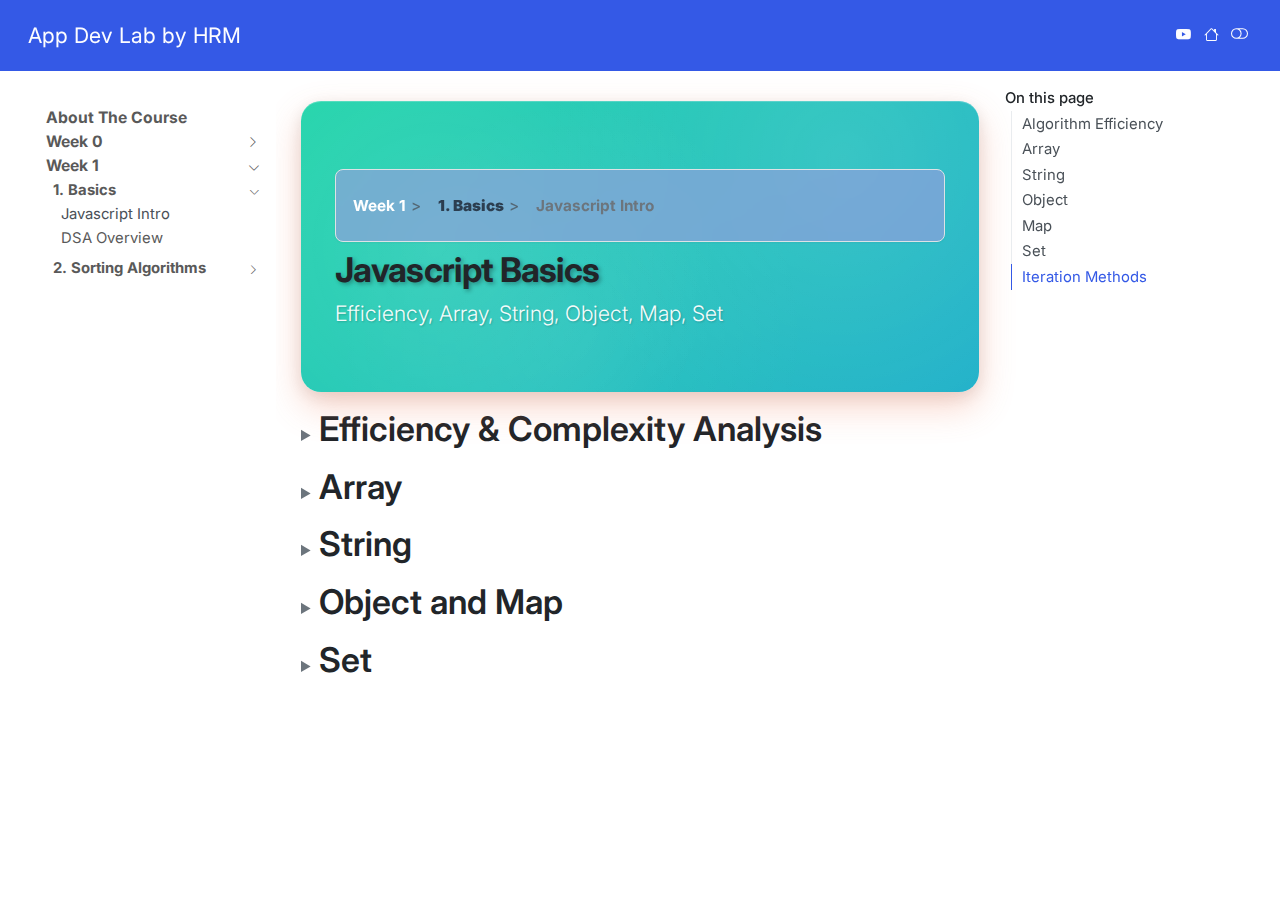
<file: docs/W1/1_basics/JS_BASICS.html>
<!DOCTYPE html>
<html xmlns="http://www.w3.org/1999/xhtml" lang="en" xml:lang="en"><head>

<meta charset="utf-8">
<meta name="generator" content="quarto-1.7.33">

<meta name="viewport" content="width=device-width, initial-scale=1.0, user-scalable=yes">


<title>Javascript Basics – App Dev Lab by HRM</title>
<style>
code{white-space: pre-wrap;}
span.smallcaps{font-variant: small-caps;}
div.columns{display: flex; gap: min(4vw, 1.5em);}
div.column{flex: auto; overflow-x: auto;}
div.hanging-indent{margin-left: 1.5em; text-indent: -1.5em;}
ul.task-list{list-style: none;}
ul.task-list li input[type="checkbox"] {
  width: 0.8em;
  margin: 0 0.8em 0.2em -1em; /* quarto-specific, see https://github.com/quarto-dev/quarto-cli/issues/4556 */ 
  vertical-align: middle;
}
/* CSS for syntax highlighting */
html { -webkit-text-size-adjust: 100%; }
pre > code.sourceCode { white-space: pre; position: relative; }
pre > code.sourceCode > span { display: inline-block; line-height: 1.25; }
pre > code.sourceCode > span:empty { height: 1.2em; }
.sourceCode { overflow: visible; }
code.sourceCode > span { color: inherit; text-decoration: inherit; }
div.sourceCode { margin: 1em 0; }
pre.sourceCode { margin: 0; }
@media screen {
div.sourceCode { overflow: auto; }
}
@media print {
pre > code.sourceCode { white-space: pre-wrap; }
pre > code.sourceCode > span { text-indent: -5em; padding-left: 5em; }
}
pre.numberSource code
  { counter-reset: source-line 0; }
pre.numberSource code > span
  { position: relative; left: -4em; counter-increment: source-line; }
pre.numberSource code > span > a:first-child::before
  { content: counter(source-line);
    position: relative; left: -1em; text-align: right; vertical-align: baseline;
    border: none; display: inline-block;
    -webkit-touch-callout: none; -webkit-user-select: none;
    -khtml-user-select: none; -moz-user-select: none;
    -ms-user-select: none; user-select: none;
    padding: 0 4px; width: 4em;
  }
pre.numberSource { margin-left: 3em;  padding-left: 4px; }
div.sourceCode
  {   }
@media screen {
pre > code.sourceCode > span > a:first-child::before { text-decoration: underline; }
}
</style>


<script src="../../site_libs/quarto-nav/quarto-nav.js"></script>
<script src="../../site_libs/quarto-nav/headroom.min.js"></script>
<script src="../../site_libs/clipboard/clipboard.min.js"></script>
<script src="../../site_libs/quarto-html/quarto.js" type="module"></script>
<script src="../../site_libs/quarto-html/tabsets/tabsets.js" type="module"></script>
<script src="../../site_libs/quarto-html/popper.min.js"></script>
<script src="../../site_libs/quarto-html/tippy.umd.min.js"></script>
<script src="../../site_libs/quarto-html/anchor.min.js"></script>
<link href="../../site_libs/quarto-html/tippy.css" rel="stylesheet">
<link href="../../site_libs/quarto-html/quarto-syntax-highlighting-ffffa96520c6cf7ec6bfd4297e4347f0.css" rel="stylesheet" class="quarto-color-scheme" id="quarto-text-highlighting-styles">
<link href="../../site_libs/quarto-html/quarto-syntax-highlighting-dark-ffffa96520c6cf7ec6bfd4297e4347f0.css" rel="stylesheet" class="quarto-color-scheme quarto-color-alternate" id="quarto-text-highlighting-styles">
<link href="../../site_libs/quarto-html/quarto-syntax-highlighting-ffffa96520c6cf7ec6bfd4297e4347f0.css" rel="stylesheet" class="quarto-color-scheme-extra" id="quarto-text-highlighting-styles">
<script src="../../site_libs/bootstrap/bootstrap.min.js"></script>
<link href="../../site_libs/bootstrap/bootstrap-icons.css" rel="stylesheet">
<link href="../../site_libs/bootstrap/bootstrap-d5e0c1151a2c97d362fc4a8b877fbc5b.min.css" rel="stylesheet" append-hash="true" class="quarto-color-scheme" id="quarto-bootstrap" data-mode="light">
<link href="../../site_libs/bootstrap/bootstrap-dark-9abcedaa66623c4356fc84edb00eef4b.min.css" rel="stylesheet" append-hash="true" class="quarto-color-scheme quarto-color-alternate" id="quarto-bootstrap" data-mode="light">
<link href="../../site_libs/bootstrap/bootstrap-d5e0c1151a2c97d362fc4a8b877fbc5b.min.css" rel="stylesheet" append-hash="true" class="quarto-color-scheme-extra" id="quarto-bootstrap" data-mode="light">
<script id="quarto-search-options" type="application/json">{
  "language": {
    "search-no-results-text": "No results",
    "search-matching-documents-text": "matching documents",
    "search-copy-link-title": "Copy link to search",
    "search-hide-matches-text": "Hide additional matches",
    "search-more-match-text": "more match in this document",
    "search-more-matches-text": "more matches in this document",
    "search-clear-button-title": "Clear",
    "search-text-placeholder": "",
    "search-detached-cancel-button-title": "Cancel",
    "search-submit-button-title": "Submit",
    "search-label": "Search"
  }
}</script>
<style>html{ scroll-behavior: smooth; }</style>


<link rel="stylesheet" href="../../styles.css">
</head>

<body class="nav-sidebar floating nav-fixed quarto-light"><script id="quarto-html-before-body" type="application/javascript">
    const toggleBodyColorMode = (bsSheetEl) => {
      const mode = bsSheetEl.getAttribute("data-mode");
      const bodyEl = window.document.querySelector("body");
      if (mode === "dark") {
        bodyEl.classList.add("quarto-dark");
        bodyEl.classList.remove("quarto-light");
      } else {
        bodyEl.classList.add("quarto-light");
        bodyEl.classList.remove("quarto-dark");
      }
    }
    const toggleBodyColorPrimary = () => {
      const bsSheetEl = window.document.querySelector("link#quarto-bootstrap:not([rel=disabled-stylesheet])");
      if (bsSheetEl) {
        toggleBodyColorMode(bsSheetEl);
      }
    }
    const setColorSchemeToggle = (alternate) => {
      const toggles = window.document.querySelectorAll('.quarto-color-scheme-toggle');
      for (let i=0; i < toggles.length; i++) {
        const toggle = toggles[i];
        if (toggle) {
          if (alternate) {
            toggle.classList.add("alternate");
          } else {
            toggle.classList.remove("alternate");
          }
        }
      }
    };
    const toggleColorMode = (alternate) => {
      // Switch the stylesheets
      const primaryStylesheets = window.document.querySelectorAll('link.quarto-color-scheme:not(.quarto-color-alternate)');
      const alternateStylesheets = window.document.querySelectorAll('link.quarto-color-scheme.quarto-color-alternate');
      manageTransitions('#quarto-margin-sidebar .nav-link', false);
      if (alternate) {
        // note: dark is layered on light, we don't disable primary!
        enableStylesheet(alternateStylesheets);
        for (const sheetNode of alternateStylesheets) {
          if (sheetNode.id === "quarto-bootstrap") {
            toggleBodyColorMode(sheetNode);
          }
        }
      } else {
        disableStylesheet(alternateStylesheets);
        enableStylesheet(primaryStylesheets)
        toggleBodyColorPrimary();
      }
      manageTransitions('#quarto-margin-sidebar .nav-link', true);
      // Switch the toggles
      setColorSchemeToggle(alternate)
      // Hack to workaround the fact that safari doesn't
      // properly recolor the scrollbar when toggling (#1455)
      if (navigator.userAgent.indexOf('Safari') > 0 && navigator.userAgent.indexOf('Chrome') == -1) {
        manageTransitions("body", false);
        window.scrollTo(0, 1);
        setTimeout(() => {
          window.scrollTo(0, 0);
          manageTransitions("body", true);
        }, 40);
      }
    }
    const disableStylesheet = (stylesheets) => {
      for (let i=0; i < stylesheets.length; i++) {
        const stylesheet = stylesheets[i];
        stylesheet.rel = 'disabled-stylesheet';
      }
    }
    const enableStylesheet = (stylesheets) => {
      for (let i=0; i < stylesheets.length; i++) {
        const stylesheet = stylesheets[i];
        if(stylesheet.rel !== 'stylesheet') { // for Chrome, which will still FOUC without this check
          stylesheet.rel = 'stylesheet';
        }
      }
    }
    const manageTransitions = (selector, allowTransitions) => {
      const els = window.document.querySelectorAll(selector);
      for (let i=0; i < els.length; i++) {
        const el = els[i];
        if (allowTransitions) {
          el.classList.remove('notransition');
        } else {
          el.classList.add('notransition');
        }
      }
    }
    const isFileUrl = () => {
      return window.location.protocol === 'file:';
    }
    const hasAlternateSentinel = () => {
      let styleSentinel = getColorSchemeSentinel();
      if (styleSentinel !== null) {
        return styleSentinel === "alternate";
      } else {
        return false;
      }
    }
    const setStyleSentinel = (alternate) => {
      const value = alternate ? "alternate" : "default";
      if (!isFileUrl()) {
        window.localStorage.setItem("quarto-color-scheme", value);
      } else {
        localAlternateSentinel = value;
      }
    }
    const getColorSchemeSentinel = () => {
      if (!isFileUrl()) {
        const storageValue = window.localStorage.getItem("quarto-color-scheme");
        return storageValue != null ? storageValue : localAlternateSentinel;
      } else {
        return localAlternateSentinel;
      }
    }
    const toggleGiscusIfUsed = (isAlternate, darkModeDefault) => {
      const baseTheme = document.querySelector('#giscus-base-theme')?.value ?? 'light';
      const alternateTheme = document.querySelector('#giscus-alt-theme')?.value ?? 'dark';
      let newTheme = '';
      if(authorPrefersDark) {
        newTheme = isAlternate ? baseTheme : alternateTheme;
      } else {
        newTheme = isAlternate ? alternateTheme : baseTheme;
      }
      const changeGiscusTheme = () => {
        // From: https://github.com/giscus/giscus/issues/336
        const sendMessage = (message) => {
          const iframe = document.querySelector('iframe.giscus-frame');
          if (!iframe) return;
          iframe.contentWindow.postMessage({ giscus: message }, 'https://giscus.app');
        }
        sendMessage({
          setConfig: {
            theme: newTheme
          }
        });
      }
      const isGiscussLoaded = window.document.querySelector('iframe.giscus-frame') !== null;
      if (isGiscussLoaded) {
        changeGiscusTheme();
      }
    };
    const authorPrefersDark = false;
    const darkModeDefault = authorPrefersDark;
      document.querySelector('link#quarto-text-highlighting-styles.quarto-color-scheme-extra').rel = 'disabled-stylesheet';
      document.querySelector('link#quarto-bootstrap.quarto-color-scheme-extra').rel = 'disabled-stylesheet';
    let localAlternateSentinel = darkModeDefault ? 'alternate' : 'default';
    // Dark / light mode switch
    window.quartoToggleColorScheme = () => {
      // Read the current dark / light value
      let toAlternate = !hasAlternateSentinel();
      toggleColorMode(toAlternate);
      setStyleSentinel(toAlternate);
      toggleGiscusIfUsed(toAlternate, darkModeDefault);
      window.dispatchEvent(new Event('resize'));
    };
    // Switch to dark mode if need be
    if (hasAlternateSentinel()) {
      toggleColorMode(true);
    } else {
      toggleColorMode(false);
    }
  </script>

<div id="quarto-search-results"></div>
  <header id="quarto-header" class="headroom fixed-top">
    <nav class="navbar navbar-expand-lg " data-bs-theme="dark">
      <div class="navbar-container container-fluid">
      <div class="navbar-brand-container mx-auto">
    <a class="navbar-brand" href="../../index.html">
    <span class="navbar-title">App Dev Lab by HRM</span>
    </a>
  </div>
        <div class="quarto-navbar-tools tools-wide tools-end">
    <a href="https://www.youtube.com/@deepinside333hrm" title="" class="quarto-navigation-tool px-1" aria-label="" target="_blank"><i class="bi bi-youtube"></i></a>
    <a href="https://hrmiitm.github.io" title="" class="quarto-navigation-tool px-1" aria-label=""><i class="bi bi-house"></i></a>
  <a href="" class="quarto-color-scheme-toggle quarto-navigation-tool  px-1" onclick="window.quartoToggleColorScheme(); return false;" title="Toggle dark mode"><i class="bi"></i></a>
</div>
      </div> <!-- /container-fluid -->
    </nav>
  <nav class="quarto-secondary-nav">
    <div class="container-fluid d-flex">
      <button type="button" class="quarto-btn-toggle btn" data-bs-toggle="collapse" role="button" data-bs-target=".quarto-sidebar-collapse-item" aria-controls="quarto-sidebar" aria-expanded="false" aria-label="Toggle sidebar navigation" onclick="if (window.quartoToggleHeadroom) { window.quartoToggleHeadroom(); }">
        <i class="bi bi-layout-text-sidebar-reverse"></i>
      </button>
        <nav class="quarto-page-breadcrumbs" aria-label="breadcrumb"><ol class="breadcrumb"><li class="breadcrumb-item"><strong>Week 1</strong></li><li class="breadcrumb-item"><a href="../../W1/1_basics/JS_BASICS.html"><strong>1. Basics</strong></a></li><li class="breadcrumb-item"><a href="../../W1/1_basics/JS_BASICS.html">Javascript Intro</a></li></ol></nav>
        <a class="flex-grow-1" role="navigation" data-bs-toggle="collapse" data-bs-target=".quarto-sidebar-collapse-item" aria-controls="quarto-sidebar" aria-expanded="false" aria-label="Toggle sidebar navigation" onclick="if (window.quartoToggleHeadroom) { window.quartoToggleHeadroom(); }">      
        </a>
    </div>
  </nav>
</header>
<!-- content -->
<div id="quarto-content" class="quarto-container page-columns page-rows-contents page-layout-article page-navbar">
<!-- sidebar -->
  <nav id="quarto-sidebar" class="sidebar collapse collapse-horizontal quarto-sidebar-collapse-item sidebar-navigation floating overflow-auto">
    <div class="sidebar-menu-container"> 
    <ul class="list-unstyled mt-1">
        <li class="sidebar-item">
  <div class="sidebar-item-container"> 
  <a href="../../index.html" class="sidebar-item-text sidebar-link">
 <span class="menu-text"><strong>About The Course</strong></span></a>
  </div>
</li>
        <li class="sidebar-item sidebar-item-section">
      <div class="sidebar-item-container"> 
            <a class="sidebar-item-text sidebar-link text-start collapsed" data-bs-toggle="collapse" data-bs-target="#quarto-sidebar-section-1" role="navigation" aria-expanded="false">
 <span class="menu-text"><strong>Week 0</strong></span></a>
          <a class="sidebar-item-toggle text-start collapsed" data-bs-toggle="collapse" data-bs-target="#quarto-sidebar-section-1" role="navigation" aria-expanded="false" aria-label="Toggle section">
            <i class="bi bi-chevron-right ms-2"></i>
          </a> 
      </div>
      <ul id="quarto-sidebar-section-1" class="collapse list-unstyled sidebar-section depth1 ">  
          <li class="sidebar-item sidebar-item-section">
      <div class="sidebar-item-container"> 
            <a class="sidebar-item-text sidebar-link text-start collapsed" data-bs-toggle="collapse" data-bs-target="#quarto-sidebar-section-2" role="navigation" aria-expanded="false">
 <span class="menu-text">10 Days Of JS</span></a>
          <a class="sidebar-item-toggle text-start collapsed" data-bs-toggle="collapse" data-bs-target="#quarto-sidebar-section-2" role="navigation" aria-expanded="false" aria-label="Toggle section">
            <i class="bi bi-chevron-right ms-2"></i>
          </a> 
      </div>
      <ul id="quarto-sidebar-section-2" class="collapse list-unstyled sidebar-section depth2 ">  
          <li class="sidebar-item">
  <div class="sidebar-item-container"> 
  <a href="../../W0/JS/DAY_1.html" class="sidebar-item-text sidebar-link">
 <span class="menu-text">Day-1</span></a>
  </div>
</li>
          <li class="sidebar-item">
  <div class="sidebar-item-container"> 
  <a href="../../W0/JS/DAY_2.html" class="sidebar-item-text sidebar-link">
 <span class="menu-text">Day-2</span></a>
  </div>
</li>
          <li class="sidebar-item">
  <div class="sidebar-item-container"> 
  <a href="../../W0/JS/DAY_3.html" class="sidebar-item-text sidebar-link">
 <span class="menu-text">Day-3</span></a>
  </div>
</li>
      </ul>
  </li>
          <li class="sidebar-item sidebar-item-section">
      <div class="sidebar-item-container"> 
            <a class="sidebar-item-text sidebar-link text-start collapsed" data-bs-toggle="collapse" data-bs-target="#quarto-sidebar-section-3" role="navigation" aria-expanded="false">
 <span class="menu-text">3 Days to HTML</span></a>
          <a class="sidebar-item-toggle text-start collapsed" data-bs-toggle="collapse" data-bs-target="#quarto-sidebar-section-3" role="navigation" aria-expanded="false" aria-label="Toggle section">
            <i class="bi bi-chevron-right ms-2"></i>
          </a> 
      </div>
      <ul id="quarto-sidebar-section-3" class="collapse list-unstyled sidebar-section depth2 ">  
          <li class="sidebar-item">
  <div class="sidebar-item-container"> 
  <a href="../../W0/HTML/DAY_1.html" class="sidebar-item-text sidebar-link">
 <span class="menu-text">Day-1</span></a>
  </div>
</li>
          <li class="sidebar-item">
  <div class="sidebar-item-container"> 
  <a href="../../W0/HTML/DAY_2.html" class="sidebar-item-text sidebar-link">
 <span class="menu-text">Day-2</span></a>
  </div>
</li>
      </ul>
  </li>
      </ul>
  </li>
        <li class="sidebar-item sidebar-item-section">
      <div class="sidebar-item-container"> 
            <a class="sidebar-item-text sidebar-link text-start" data-bs-toggle="collapse" data-bs-target="#quarto-sidebar-section-4" role="navigation" aria-expanded="true">
 <span class="menu-text"><strong>Week 1</strong></span></a>
          <a class="sidebar-item-toggle text-start" data-bs-toggle="collapse" data-bs-target="#quarto-sidebar-section-4" role="navigation" aria-expanded="true" aria-label="Toggle section">
            <i class="bi bi-chevron-right ms-2"></i>
          </a> 
      </div>
      <ul id="quarto-sidebar-section-4" class="collapse list-unstyled sidebar-section depth1 show">  
          <li class="sidebar-item sidebar-item-section">
      <div class="sidebar-item-container"> 
            <a class="sidebar-item-text sidebar-link text-start" data-bs-toggle="collapse" data-bs-target="#quarto-sidebar-section-5" role="navigation" aria-expanded="true">
 <span class="menu-text"><strong>1. Basics</strong></span></a>
          <a class="sidebar-item-toggle text-start" data-bs-toggle="collapse" data-bs-target="#quarto-sidebar-section-5" role="navigation" aria-expanded="true" aria-label="Toggle section">
            <i class="bi bi-chevron-right ms-2"></i>
          </a> 
      </div>
      <ul id="quarto-sidebar-section-5" class="collapse list-unstyled sidebar-section depth2 show">  
          <li class="sidebar-item">
  <div class="sidebar-item-container"> 
  <a href="../../W1/1_basics/JS_BASICS.html" class="sidebar-item-text sidebar-link active">
 <span class="menu-text">Javascript Intro</span></a>
  </div>
</li>
          <li class="sidebar-item">
  <div class="sidebar-item-container"> 
  <a href="../../W1/1_basics/BASIC_DSA.html" class="sidebar-item-text sidebar-link">
 <span class="menu-text">DSA Overview</span></a>
  </div>
</li>
      </ul>
  </li>
          <li class="sidebar-item sidebar-item-section">
      <div class="sidebar-item-container"> 
            <a class="sidebar-item-text sidebar-link text-start collapsed" data-bs-toggle="collapse" data-bs-target="#quarto-sidebar-section-6" role="navigation" aria-expanded="false">
 <span class="menu-text"><strong>2. Sorting Algorithms</strong></span></a>
          <a class="sidebar-item-toggle text-start collapsed" data-bs-toggle="collapse" data-bs-target="#quarto-sidebar-section-6" role="navigation" aria-expanded="false" aria-label="Toggle section">
            <i class="bi bi-chevron-right ms-2"></i>
          </a> 
      </div>
      <ul id="quarto-sidebar-section-6" class="collapse list-unstyled sidebar-section depth2 ">  
          <li class="sidebar-item">
  <div class="sidebar-item-container"> 
  <a href="../../W1/2_sorting/1_sel_ins.html" class="sidebar-item-text sidebar-link">
 <span class="menu-text">Selection &amp; Insertion Sort</span></a>
  </div>
</li>
          <li class="sidebar-item">
  <div class="sidebar-item-container"> 
  <a href="../../W1/2_sorting/2_merge_quick.html" class="sidebar-item-text sidebar-link">
 <span class="menu-text">Merge &amp; Quick Sort</span></a>
  </div>
</li>
      </ul>
  </li>
      </ul>
  </li>
    </ul>
    </div>
</nav>
<div id="quarto-sidebar-glass" class="quarto-sidebar-collapse-item" data-bs-toggle="collapse" data-bs-target=".quarto-sidebar-collapse-item"></div>
<!-- margin-sidebar -->
    <div id="quarto-margin-sidebar" class="sidebar margin-sidebar">
        <nav id="TOC" role="doc-toc" class="toc-active">
    <h2 id="toc-title">On this page</h2>
   
  <ul>
  <li><a href="#algorithm-efficiency" id="toc-algorithm-efficiency" class="nav-link active" data-scroll-target="#algorithm-efficiency">Algorithm Efficiency</a>
  <ul class="collapse">
  <li><a href="#asymptotic-analysis" id="toc-asymptotic-analysis" class="nav-link" data-scroll-target="#asymptotic-analysis">Asymptotic Analysis</a></li>
  </ul></li>
  <li><a href="#array" id="toc-array" class="nav-link" data-scroll-target="#array">Array</a>
  <ul class="collapse">
  <li><a href="#array-operations" id="toc-array-operations" class="nav-link" data-scroll-target="#array-operations">Array Operations</a></li>
  <li><a href="#front-and-back" id="toc-front-and-back" class="nav-link" data-scroll-target="#front-and-back">Front and Back</a></li>
  <li><a href="#iterate-in-array" id="toc-iterate-in-array" class="nav-link" data-scroll-target="#iterate-in-array">Iterate in array</a></li>
  </ul></li>
  <li><a href="#string" id="toc-string" class="nav-link" data-scroll-target="#string">String</a></li>
  <li><a href="#object" id="toc-object" class="nav-link" data-scroll-target="#object">Object</a>
  <ul class="collapse">
  <li><a href="#creating-objects" id="toc-creating-objects" class="nav-link" data-scroll-target="#creating-objects">Creating Objects</a></li>
  <li><a href="#when-to-use-objects" id="toc-when-to-use-objects" class="nav-link" data-scroll-target="#when-to-use-objects">When to Use Objects</a></li>
  </ul></li>
  <li><a href="#map" id="toc-map" class="nav-link" data-scroll-target="#map">Map</a>
  <ul class="collapse">
  <li><a href="#creating-maps" id="toc-creating-maps" class="nav-link" data-scroll-target="#creating-maps">Creating Maps</a></li>
  <li><a href="#essential-map-methods" id="toc-essential-map-methods" class="nav-link" data-scroll-target="#essential-map-methods">Essential Map Methods</a></li>
  <li><a href="#when-to-use-maps" id="toc-when-to-use-maps" class="nav-link" data-scroll-target="#when-to-use-maps">When to Use Maps</a></li>
  </ul></li>
  <li><a href="#set" id="toc-set" class="nav-link" data-scroll-target="#set">Set</a>
  <ul class="collapse">
  <li><a href="#creating-sets" id="toc-creating-sets" class="nav-link" data-scroll-target="#creating-sets">Creating Sets</a></li>
  <li><a href="#essential-set-methods" id="toc-essential-set-methods" class="nav-link" data-scroll-target="#essential-set-methods">Essential Set Methods</a></li>
  </ul></li>
  <li><a href="#iteration-methods" id="toc-iteration-methods" class="nav-link" data-scroll-target="#iteration-methods">Iteration Methods</a></li>
  </ul>
</nav>
    </div>
<!-- main -->
<main class="content" id="quarto-document-content">


<header id="title-block-header" class="quarto-title-block default"><nav class="quarto-page-breadcrumbs quarto-title-breadcrumbs d-none d-lg-block" aria-label="breadcrumb"><ol class="breadcrumb"><li class="breadcrumb-item"><strong>Week 1</strong></li><li class="breadcrumb-item"><a href="../../W1/1_basics/JS_BASICS.html"><strong>1. Basics</strong></a></li><li class="breadcrumb-item"><a href="../../W1/1_basics/JS_BASICS.html">Javascript Intro</a></li></ol></nav>
<div class="quarto-title">
<h1 class="title">Javascript Basics</h1>
<p class="subtitle lead">Efficiency, Array, String, Object, Map, Set</p>
</div>



<div class="quarto-title-meta">

    
  
    
  </div>
  


</header>


<details closed="">
<summary>
<h1 style="display: inline;">
Efficiency &amp; Complexity Analysis
</h1>
</summary>
<section id="algorithm-efficiency" class="level2">
<h2 class="anchored" data-anchor-id="algorithm-efficiency">Algorithm Efficiency</h2>
<ol type="1">
<li>Time Efficiency<br>
</li>
<li>Space Efficiency</li>
</ol>
<section id="asymptotic-analysis" class="level3">
<h3 class="anchored" data-anchor-id="asymptotic-analysis">Asymptotic Analysis</h3>
<p>Focuse on <strong>Growth rate wrt input size</strong>. Below c,c1,c2 are some +ve constant.</p>
<ol type="1">
<li><strong>Big O - Upper Bound / Worst Case</strong></li>
</ol>
<p><code>f(n) = O(g(n))</code> if <code>f(n) &lt;= c.g(n)</code> for all n&gt;=n1</p>
<ol start="2" type="1">
<li><strong>Big Omega - Lower Bound</strong></li>
</ol>
<p><code>f(n) = Ω(g(n))</code> if <code>f(n) &gt;= c.g(n)</code> for all n&gt;=n1</p>
<ol start="3" type="1">
<li><strong>Big Theta - Tight Bound</strong></li>
</ol>
<p><code>f(n) = Θ(g(n))</code> if <code>c1.g(n) &lt;= f(n) &lt;= c2.g(n)</code> for all n&gt;=n1</p>
</section></section></details>
<details closed="">
<summary>
<h1 style="display: inline;">
Array
</h1>
</summary>


<section id="array" class="level2">
<h2 class="anchored" data-anchor-id="array">Array</h2>
<p>JavaScript arrays are <strong>zero-indexed, mutable, dynamic collections.</strong> Arrays indexing in javascript are forgiving in nature.</p>
<div class="sourceCode" id="cb1"><pre class="sourceCode numberSource javascript number-lines code-with-copy"><code class="sourceCode javascript"><span id="cb1-1"><a href="#cb1-1"></a><span class="kw">let</span> arr <span class="op">=</span> [<span class="st">'hi'</span><span class="op">,</span> <span class="st">'how'</span>]</span>
<span id="cb1-2"><a href="#cb1-2"></a></span>
<span id="cb1-3"><a href="#cb1-3"></a>arr[<span class="dv">5</span>] <span class="op">=</span> <span class="st">'are'</span></span>
<span id="cb1-4"><a href="#cb1-4"></a></span>
<span id="cb1-5"><a href="#cb1-5"></a><span class="bu">console</span><span class="op">.</span><span class="fu">log</span>(arr)</span>
<span id="cb1-6"><a href="#cb1-6"></a></span>
<span id="cb1-7"><a href="#cb1-7"></a><span class="cf">for</span>(<span class="kw">let</span> i<span class="op">=</span><span class="dv">0</span><span class="op">;</span> i<span class="op">&lt;=</span><span class="dv">7</span><span class="op">;</span> i<span class="op">++</span>) {</span>
<span id="cb1-8"><a href="#cb1-8"></a>    <span class="bu">console</span><span class="op">.</span><span class="fu">log</span>(arr[i])</span>
<span id="cb1-9"><a href="#cb1-9"></a>}</span></code><button title="Copy to Clipboard" class="code-copy-button"><i class="bi"></i></button></pre></div>
<p><strong>Output</strong></p>
<pre><code>[ 'hi', 'how', &lt;3 empty items&gt;, 'are' ]
hi
how
undefined
undefined
undefined
are
undefined
undefined</code></pre>
<p><strong>Note</strong></p>
<ol type="1">
<li><code>arr.length</code> will give you 6<br>
</li>
<li>Not recommended to assign any value like this, it is allowed since they are internally object, but if they are used means index value are getting random then array optimization feature will be turned off.</li>
</ol>
<section id="array-operations" class="level3">
<h3 class="anchored" data-anchor-id="array-operations">Array Operations</h3>
<p>In JS arrays has one property ‘length’ i.e.&nbsp;<code>myarr.length</code> return whole number.</p>
<p><strong>Note</strong></p>
<p><code>arr = ['hi', 'how', 'are', 'you']</code></p>
<ol type="1">
<li><code>arr[-1]</code> will give value <code>undefined</code><br>
</li>
<li><code>arr.at(-1)</code> will give value <code>'you'</code><br>
</li>
<li><code>arr.slice(1, 3)</code> will give shallow copy of arr as <code>['how', 'are']</code><br>
</li>
<li><code>arr.splice(1,3, 1,2)</code> will start from index=1 and will delete 3 items and then insert 1 and then 2.<br>
</li>
<li><code>array.splice(start, deleteCount, item1, item2, ...)</code> it modify the original array and <strong>return deleted items as array</strong></li>
</ol>
</section>
<section id="front-and-back" class="level3">
<h3 class="anchored" data-anchor-id="front-and-back">Front and Back</h3>
<div class="sourceCode" id="cb3"><pre class="sourceCode numberSource javascript number-lines code-with-copy"><code class="sourceCode javascript"><span id="cb3-1"><a href="#cb3-1"></a><span class="kw">let</span> arr <span class="op">=</span> [<span class="st">'hi'</span><span class="op">,</span> <span class="st">'how'</span>]</span>
<span id="cb3-2"><a href="#cb3-2"></a></span>
<span id="cb3-3"><a href="#cb3-3"></a><span class="co">// STACK</span></span>
<span id="cb3-4"><a href="#cb3-4"></a>x <span class="op">=</span> arr<span class="op">.</span><span class="fu">push</span>(<span class="st">'**'</span>)  <span class="co">// [ 'hi', 'how', '**' ]</span></span>
<span id="cb3-5"><a href="#cb3-5"></a>y <span class="op">=</span> arr<span class="op">.</span><span class="fu">pop</span>()</span>
<span id="cb3-6"><a href="#cb3-6"></a></span>
<span id="cb3-7"><a href="#cb3-7"></a><span class="co">// Queue</span></span>
<span id="cb3-8"><a href="#cb3-8"></a>p <span class="op">=</span> arr<span class="op">.</span><span class="fu">unshift</span>(<span class="st">'**'</span>) <span class="co">// [ 'hi', 'how', '**' ]</span></span>
<span id="cb3-9"><a href="#cb3-9"></a>q <span class="op">=</span> arr<span class="op">.</span><span class="fu">shift</span>()</span>
<span id="cb3-10"><a href="#cb3-10"></a></span>
<span id="cb3-11"><a href="#cb3-11"></a><span class="bu">console</span><span class="op">.</span><span class="fu">log</span>(arr)<span class="op">;</span></span>
<span id="cb3-12"><a href="#cb3-12"></a><span class="bu">console</span><span class="op">.</span><span class="fu">log</span>(x<span class="op">,</span>y)</span>
<span id="cb3-13"><a href="#cb3-13"></a><span class="bu">console</span><span class="op">.</span><span class="fu">log</span>(p<span class="op">,</span>q)</span></code><button title="Copy to Clipboard" class="code-copy-button"><i class="bi"></i></button></pre></div>
<p><strong>Output</strong></p>
<pre><code>[ 'hi', 'how' ]
3 **
3 **</code></pre>
</section>
<section id="iterate-in-array" class="level3">
<h3 class="anchored" data-anchor-id="iterate-in-array">Iterate in array</h3>
<div class="sourceCode" id="cb5"><pre class="sourceCode numberSource javascript number-lines code-with-copy"><code class="sourceCode javascript"><span id="cb5-1"><a href="#cb5-1"></a><span class="kw">let</span> arr <span class="op">=</span> [<span class="st">'hi'</span><span class="op">,</span> <span class="st">'how'</span><span class="op">,</span> <span class="st">'are'</span><span class="op">,</span> <span class="st">'you'</span>]</span>
<span id="cb5-2"><a href="#cb5-2"></a></span>
<span id="cb5-3"><a href="#cb5-3"></a></span>
<span id="cb5-4"><a href="#cb5-4"></a><span class="cf">for</span>(<span class="kw">let</span> ele <span class="kw">in</span> arr) { <span class="bu">console</span><span class="op">.</span><span class="fu">log</span>(ele) }</span>
<span id="cb5-5"><a href="#cb5-5"></a></span>
<span id="cb5-6"><a href="#cb5-6"></a><span class="cf">for</span>(<span class="kw">let</span> ele <span class="kw">of</span> arr) { <span class="bu">console</span><span class="op">.</span><span class="fu">log</span>(ele) }</span>
<span id="cb5-7"><a href="#cb5-7"></a></span>
<span id="cb5-8"><a href="#cb5-8"></a>arr<span class="op">.</span><span class="fu">forEach</span>( (ele<span class="op">,</span> index<span class="op">,</span> myarr) <span class="kw">=&gt;</span> {<span class="bu">console</span><span class="op">.</span><span class="fu">log</span>(ele<span class="op">,</span> index<span class="op">,</span> myarr)})</span></code><button title="Copy to Clipboard" class="code-copy-button"><i class="bi"></i></button></pre></div>
<p><strong>Output</strong></p>
<pre><code>0
1
2
3
hi
how
are
you
hi 0 [ 'hi', 'how', 'are', 'you' ]
how 1 [ 'hi', 'how', 'are', 'you' ]
are 2 [ 'hi', 'how', 'are', 'you' ]
you 3 [ 'hi', 'how', 'are', 'you' ]</code></pre>
<p><strong>Note</strong></p>
<ol type="1">
<li><code>for in</code> give <code>index</code> or <code>key</code> in array/object</li>
</ol>
<p><strong>Key Value type iterations</strong></p>
<div class="sourceCode" id="cb7"><pre class="sourceCode numberSource javascript number-lines code-with-copy"><code class="sourceCode javascript"><span id="cb7-1"><a href="#cb7-1"></a><span class="kw">let</span> arr <span class="op">=</span> [<span class="st">'hi'</span><span class="op">,</span> <span class="st">'how'</span><span class="op">,</span> <span class="st">'are'</span><span class="op">,</span> <span class="st">'you'</span>]</span>
<span id="cb7-2"><a href="#cb7-2"></a><span class="kw">let</span> myobj <span class="op">=</span> {<span class="dt">name</span><span class="op">:</span> <span class="st">"hrm"</span><span class="op">,</span> <span class="dt">age</span><span class="op">:</span> <span class="dv">23</span>}</span>
<span id="cb7-3"><a href="#cb7-3"></a></span>
<span id="cb7-4"><a href="#cb7-4"></a><span class="cf">for</span>(<span class="kw">let</span> [k<span class="op">,</span> v] <span class="kw">of</span> arr<span class="op">.</span><span class="fu">entries</span>()) { <span class="bu">console</span><span class="op">.</span><span class="fu">log</span>(<span class="vs">`</span><span class="sc">${</span>k<span class="sc">}</span><span class="vs">: </span><span class="sc">${</span>v<span class="sc">}</span><span class="vs">`</span>) }</span>
<span id="cb7-5"><a href="#cb7-5"></a><span class="cf">for</span>(<span class="kw">let</span> [k<span class="op">,</span> v] <span class="kw">of</span> <span class="bu">Object</span><span class="op">.</span><span class="fu">entries</span>(arr)) { <span class="bu">console</span><span class="op">.</span><span class="fu">log</span>(<span class="vs">`</span><span class="sc">${</span>k<span class="sc">}</span><span class="vs">: </span><span class="sc">${</span>v<span class="sc">}</span><span class="vs">`</span>) }</span>
<span id="cb7-6"><a href="#cb7-6"></a><span class="cf">for</span>(<span class="kw">let</span> [k<span class="op">,</span> v] <span class="kw">of</span> <span class="bu">Object</span><span class="op">.</span><span class="fu">entries</span>(myobj)) { <span class="bu">console</span><span class="op">.</span><span class="fu">log</span>(<span class="vs">`</span><span class="sc">${</span>k<span class="sc">}</span><span class="vs">: </span><span class="sc">${</span>v<span class="sc">}</span><span class="vs">`</span>) }</span></code><button title="Copy to Clipboard" class="code-copy-button"><i class="bi"></i></button></pre></div>
<p><strong>Output</strong></p>
<pre><code>0: hi
1: how
2: are
3: you
0: hi
1: how
2: are
3: you
name: hrm
age: 23</code></pre>
</section></section></details>
<details closed="">
<summary>
<h1 style="display: inline;">
String
</h1>
</summary>


<section id="string" class="level2">
<h2 class="anchored" data-anchor-id="string">String</h2>
<p>Strings are <strong>immutable</strong>, while arrays are mutable</p>
<div class="sourceCode" id="cb9"><pre class="sourceCode numberSource javascript number-lines code-with-copy"><code class="sourceCode javascript"><span id="cb9-1"><a href="#cb9-1"></a><span class="kw">let</span> mystr <span class="op">=</span> <span class="st">"hello world"</span></span>
<span id="cb9-2"><a href="#cb9-2"></a><span class="kw">let</span> st2 <span class="op">=</span> <span class="st">'hi'</span></span>
<span id="cb9-3"><a href="#cb9-3"></a></span>
<span id="cb9-4"><a href="#cb9-4"></a><span class="bu">console</span><span class="op">.</span><span class="fu">log</span>(mystr<span class="op">.</span><span class="at">length</span>)</span>
<span id="cb9-5"><a href="#cb9-5"></a><span class="bu">console</span><span class="op">.</span><span class="fu">log</span>(mystr[<span class="dv">1</span>])</span>
<span id="cb9-6"><a href="#cb9-6"></a><span class="bu">console</span><span class="op">.</span><span class="fu">log</span>(mystr[<span class="op">-</span><span class="dv">1</span>])</span>
<span id="cb9-7"><a href="#cb9-7"></a><span class="bu">console</span><span class="op">.</span><span class="fu">log</span>(mystr<span class="op">.</span><span class="fu">at</span>(<span class="op">-</span><span class="dv">1</span>))</span>
<span id="cb9-8"><a href="#cb9-8"></a><span class="bu">console</span><span class="op">.</span><span class="fu">log</span>(mystr<span class="op">.</span><span class="fu">charAt</span>(<span class="op">-</span><span class="dv">1</span>))</span>
<span id="cb9-9"><a href="#cb9-9"></a><span class="bu">console</span><span class="op">.</span><span class="fu">log</span>(mystr<span class="op">.</span><span class="fu">toUpperCase</span>())</span>
<span id="cb9-10"><a href="#cb9-10"></a><span class="bu">console</span><span class="op">.</span><span class="fu">log</span>(mystr <span class="op">+</span> st2)</span>
<span id="cb9-11"><a href="#cb9-11"></a></span>
<span id="cb9-12"><a href="#cb9-12"></a><span class="cf">for</span>(<span class="kw">let</span> ele <span class="kw">of</span> st2) {<span class="bu">console</span><span class="op">.</span><span class="fu">log</span>(ele)}</span>
<span id="cb9-13"><a href="#cb9-13"></a><span class="cf">for</span>(<span class="kw">let</span> [k<span class="op">,</span> v] <span class="kw">of</span> <span class="bu">Object</span><span class="op">.</span><span class="fu">entries</span>(st2)) {<span class="bu">console</span><span class="op">.</span><span class="fu">log</span>(<span class="vs">`</span><span class="sc">${</span>k<span class="sc">}</span><span class="vs">: </span><span class="sc">${</span>v<span class="sc">}</span><span class="vs">`</span>)}</span></code><button title="Copy to Clipboard" class="code-copy-button"><i class="bi"></i></button></pre></div>
<p><strong>Output</strong></p>
<pre><code>11
e
undefined
d

HELLO WORLD
hello worldhi
h
i
0: h
1: i</code></pre>
</section></details>
<details closed="">
<summary>
<h1 style="display: inline;">
Object and Map
</h1>
</summary>

<section id="object" class="level2">
<h2 class="anchored" data-anchor-id="object">Object</h2>
<p><strong>Objects</strong> are collections of key-value pairs where keys must be <strong>strings</strong> or <strong>symbols</strong>.</p>
<section id="creating-objects" class="level3">
<h3 class="anchored" data-anchor-id="creating-objects">Creating Objects</h3>
<div class="sourceCode" id="cb11"><pre class="sourceCode numberSource javascript number-lines code-with-copy"><code class="sourceCode javascript"><span id="cb11-1"><a href="#cb11-1"></a><span class="co">// Literal syntax</span></span>
<span id="cb11-2"><a href="#cb11-2"></a><span class="kw">const</span> mysym <span class="op">=</span> <span class="bu">Symbol</span>(<span class="st">"k1"</span>)</span>
<span id="cb11-3"><a href="#cb11-3"></a><span class="kw">const</span> user <span class="op">=</span> { <span class="dt">name</span><span class="op">:</span> <span class="st">"John"</span><span class="op">,</span> <span class="dt">age</span><span class="op">:</span> <span class="dv">25</span><span class="op">,</span> [mysym]<span class="op">:</span> <span class="st">'v1'</span> }<span class="op">;</span></span>
<span id="cb11-4"><a href="#cb11-4"></a></span>
<span id="cb11-5"><a href="#cb11-5"></a><span class="co">// Constructor</span></span>
<span id="cb11-6"><a href="#cb11-6"></a><span class="kw">const</span> obj <span class="op">=</span> <span class="kw">new</span> <span class="bu">Object</span>({ <span class="dt">city</span><span class="op">:</span> <span class="st">"Mumbai"</span> })<span class="op">;</span></span>
<span id="cb11-7"><a href="#cb11-7"></a></span>
<span id="cb11-8"><a href="#cb11-8"></a><span class="bu">console</span><span class="op">.</span><span class="fu">log</span>(user)</span>
<span id="cb11-9"><a href="#cb11-9"></a><span class="bu">console</span><span class="op">.</span><span class="fu">log</span>(user[mysym]) <span class="co">// frequentrly asked question</span></span>
<span id="cb11-10"><a href="#cb11-10"></a></span>
<span id="cb11-11"><a href="#cb11-11"></a><span class="co">/* Output</span></span>
<span id="cb11-12"><a href="#cb11-12"></a><span class="co">{ name: 'John', age: 25, [Symbol(k1)]: 'v1' }</span></span>
<span id="cb11-13"><a href="#cb11-13"></a><span class="co">v1</span></span>
<span id="cb11-14"><a href="#cb11-14"></a><span class="co">*/</span></span></code><button title="Copy to Clipboard" class="code-copy-button"><i class="bi"></i></button></pre></div>
</section>
<section id="when-to-use-objects" class="level3">
<h3 class="anchored" data-anchor-id="when-to-use-objects">When to Use Objects</h3>
<ul>
<li>Records with known string keys<br>
</li>
<li><strong>JSON serialization needed</strong></li>
<li>Property access syntax (<code>obj.prop</code>)<br>
</li>
<li>Working with existing APIs</li>
</ul>
</section>
</section>
<section id="map" class="level2">
<h2 class="anchored" data-anchor-id="map">Map</h2>
<p><strong>Maps</strong> are collections where keys can be any data type and maintain insertion order.</p>
<section id="creating-maps" class="level3">
<h3 class="anchored" data-anchor-id="creating-maps">Creating Maps</h3>
<div class="sourceCode" id="cb12"><pre class="sourceCode numberSource javascript number-lines code-with-copy"><code class="sourceCode javascript"><span id="cb12-1"><a href="#cb12-1"></a><span class="co">// Empty Map</span></span>
<span id="cb12-2"><a href="#cb12-2"></a><span class="kw">const</span> map <span class="op">=</span> <span class="kw">new</span> <span class="bu">Map</span>()<span class="op">;</span></span>
<span id="cb12-3"><a href="#cb12-3"></a></span>
<span id="cb12-4"><a href="#cb12-4"></a><span class="co">// With initial values</span></span>
<span id="cb12-5"><a href="#cb12-5"></a><span class="kw">const</span> fruits <span class="op">=</span> <span class="kw">new</span> <span class="bu">Map</span>([[<span class="st">"apple"</span><span class="op">,</span> <span class="dv">100</span>]<span class="op">,</span> [<span class="st">"banana"</span><span class="op">,</span> <span class="dv">50</span>]])<span class="op">;</span></span>
<span id="cb12-6"><a href="#cb12-6"></a></span>
<span id="cb12-7"><a href="#cb12-7"></a><span class="co">// Using methods</span></span>
<span id="cb12-8"><a href="#cb12-8"></a>map<span class="op">.</span><span class="fu">set</span>(<span class="st">"name"</span><span class="op">,</span> <span class="st">"Alice"</span>)<span class="op">;</span></span>
<span id="cb12-9"><a href="#cb12-9"></a>map<span class="op">.</span><span class="fu">set</span>(<span class="dv">1</span><span class="op">,</span> <span class="st">"numeric key"</span>)<span class="op">;</span></span></code><button title="Copy to Clipboard" class="code-copy-button"><i class="bi"></i></button></pre></div>
</section>
<section id="essential-map-methods" class="level3">
<h3 class="anchored" data-anchor-id="essential-map-methods">Essential Map Methods</h3>
<ul>
<li><code>set(key, value)</code> - Add/update<br>
</li>
<li><code>get(key)</code> - Retrieve value<br>
</li>
<li><code>has(key)</code> - Check existence<br>
</li>
<li><code>delete(key)</code> - Remove pair<br>
</li>
<li><code>size</code> - Get count</li>
</ul>
</section>
<section id="when-to-use-maps" class="level3">
<h3 class="anchored" data-anchor-id="when-to-use-maps">When to Use Maps</h3>
<ul>
<li>Non-string keys needed<br>
</li>
<li>Frequent additions/deletions<br>
</li>
<li>Maintain insertion order<br>
</li>
<li><strong>Unknown runtime size</strong></li>
</ul>
<div class="callout callout-style-default callout-note callout-titled">
<div class="callout-header d-flex align-content-center" data-bs-toggle="collapse" data-bs-target=".callout-1-contents" aria-controls="callout-1" aria-expanded="false" aria-label="Toggle callout">
<div class="callout-icon-container">
<i class="callout-icon"></i>
</div>
<div class="callout-title-container flex-fill">
Key Differences: Map vs Object
</div>
<div class="callout-btn-toggle d-inline-block border-0 py-1 ps-1 pe-0 float-end"><i class="callout-toggle"></i></div>
</div>
<div id="callout-1" class="callout-1-contents callout-collapse collapse">
<div class="callout-body-container callout-body">
<table class="caption-top table">
<colgroup>
<col style="width: 33%">
<col style="width: 33%">
<col style="width: 33%">
</colgroup>
<thead>
<tr class="header">
<th style="text-align: left;">Feature</th>
<th style="text-align: left;">Map</th>
<th style="text-align: left;">Object</th>
</tr>
</thead>
<tbody>
<tr class="odd">
<td style="text-align: left;"><strong>Key Types</strong></td>
<td style="text-align: left;">Any data type (objects, functions, primitives)</td>
<td style="text-align: left;">Only strings and symbols</td>
</tr>
<tr class="even">
<td style="text-align: left;"><strong>Size</strong></td>
<td style="text-align: left;"><code>map.size</code> property</td>
<td style="text-align: left;">Manual calculation required</td>
</tr>
<tr class="odd">
<td style="text-align: left;"><strong>Iteration</strong></td>
<td style="text-align: left;">Directly iterable with <code>for...of</code></td>
<td style="text-align: left;">Requires <code>Object.keys()</code> or similar</td>
</tr>
<tr class="even">
<td style="text-align: left;"><strong>Order</strong></td>
<td style="text-align: left;">Maintains insertion order</td>
<td style="text-align: left;">No guaranteed order</td>
</tr>
<tr class="odd">
<td style="text-align: left;"><strong>Performance</strong></td>
<td style="text-align: left;">Better for frequent additions/deletions</td>
<td style="text-align: left;">Better for record-like structures</td>
</tr>
<tr class="even">
<td style="text-align: left;"><strong>JSON Support</strong></td>
<td style="text-align: left;">No direct JSON support</td>
<td style="text-align: left;">Direct JSON support</td>
</tr>
<tr class="odd">
<td style="text-align: left;"><strong>Default Keys</strong></td>
<td style="text-align: left;">No default keys</td>
<td style="text-align: left;">Inherits prototype properties</td>
</tr>
</tbody>
</table>
</div>
</div>
</div>
</section></section></details>
<details closed="">
<summary>
<h1 style="display: inline;">
Set
</h1>
</summary>


<section id="set" class="level2">
<h2 class="anchored" data-anchor-id="set">Set</h2>
<p><strong>Set</strong> is a collection of unique values of any data type - no duplicates are allowed. Each value can only occur once, whether primitive values or object references.</p>
<section id="creating-sets" class="level3">
<h3 class="anchored" data-anchor-id="creating-sets">Creating Sets</h3>
<div class="sourceCode" id="cb13"><pre class="sourceCode numberSource javascript number-lines code-with-copy"><code class="sourceCode javascript"><span id="cb13-1"><a href="#cb13-1"></a><span class="co">// Empty Set</span></span>
<span id="cb13-2"><a href="#cb13-2"></a><span class="kw">const</span> mySet <span class="op">=</span> <span class="kw">new</span> <span class="bu">Set</span>()<span class="op">;</span></span>
<span id="cb13-3"><a href="#cb13-3"></a></span>
<span id="cb13-4"><a href="#cb13-4"></a><span class="co">// From array (removes duplicates)</span></span>
<span id="cb13-5"><a href="#cb13-5"></a><span class="kw">const</span> letters <span class="op">=</span> <span class="kw">new</span> <span class="bu">Set</span>([<span class="st">"a"</span><span class="op">,</span> <span class="st">"b"</span><span class="op">,</span> <span class="st">"c"</span><span class="op">,</span> <span class="st">"a"</span>])<span class="op">;</span> <span class="co">// Set {"a", "b", "c"}</span></span>
<span id="cb13-6"><a href="#cb13-6"></a></span>
<span id="cb13-7"><a href="#cb13-7"></a><span class="co">// From string (unique characters)</span></span>
<span id="cb13-8"><a href="#cb13-8"></a><span class="kw">const</span> chars <span class="op">=</span> <span class="kw">new</span> <span class="bu">Set</span>(<span class="st">"hello"</span>)<span class="op">;</span> <span class="co">// Set {"h", "e", "l", "o"}</span></span></code><button title="Copy to Clipboard" class="code-copy-button"><i class="bi"></i></button></pre></div>
</section>
<section id="essential-set-methods" class="level3">
<h3 class="anchored" data-anchor-id="essential-set-methods">Essential Set Methods</h3>
<table class="caption-top table">
<thead>
<tr class="header">
<th style="text-align: left;">Method</th>
<th style="text-align: left;">Description</th>
<th style="text-align: left;">Example</th>
</tr>
</thead>
<tbody>
<tr class="odd">
<td style="text-align: left;"><code>add(value)</code></td>
<td style="text-align: left;">Adds new element</td>
<td style="text-align: left;"><code>set.add("apple")</code></td>
</tr>
<tr class="even">
<td style="text-align: left;"><code>has(value)</code></td>
<td style="text-align: left;">Checks if value exists</td>
<td style="text-align: left;"><code>set.has("apple")</code></td>
</tr>
<tr class="odd">
<td style="text-align: left;"><code>delete(value)</code></td>
<td style="text-align: left;">Removes element</td>
<td style="text-align: left;"><code>set.delete("apple")</code></td>
</tr>
<tr class="even">
<td style="text-align: left;"><code>clear()</code></td>
<td style="text-align: left;">Removes all elements</td>
<td style="text-align: left;"><code>set.clear()</code></td>
</tr>
<tr class="odd">
<td style="text-align: left;"><code>size</code></td>
<td style="text-align: left;">Returns number of elements</td>
<td style="text-align: left;"><code>set.size</code></td>
</tr>
</tbody>
</table>
</section>
</section>
<section id="iteration-methods" class="level2">
<h2 class="anchored" data-anchor-id="iteration-methods">Iteration Methods</h2>
<div class="sourceCode" id="cb14"><pre class="sourceCode numberSource javascript number-lines code-with-copy"><code class="sourceCode javascript"><span id="cb14-1"><a href="#cb14-1"></a><span class="kw">const</span> mySet <span class="op">=</span> <span class="kw">new</span> <span class="bu">Set</span>([<span class="dv">1</span><span class="op">,</span> <span class="dv">2</span><span class="op">,</span> <span class="dv">3</span>])<span class="op">;</span></span>
<span id="cb14-2"><a href="#cb14-2"></a></span>
<span id="cb14-3"><a href="#cb14-3"></a><span class="co">// For...of loop</span></span>
<span id="cb14-4"><a href="#cb14-4"></a><span class="cf">for</span> (<span class="kw">const</span> value <span class="kw">of</span> mySet) {</span>
<span id="cb14-5"><a href="#cb14-5"></a>  <span class="bu">console</span><span class="op">.</span><span class="fu">log</span>(value)<span class="op">;</span></span>
<span id="cb14-6"><a href="#cb14-6"></a>}</span>
<span id="cb14-7"><a href="#cb14-7"></a></span>
<span id="cb14-8"><a href="#cb14-8"></a><span class="co">// forEach method</span></span>
<span id="cb14-9"><a href="#cb14-9"></a>mySet<span class="op">.</span><span class="fu">forEach</span>(value <span class="kw">=&gt;</span> <span class="bu">console</span><span class="op">.</span><span class="fu">log</span>(value))<span class="op">;</span></span>
<span id="cb14-10"><a href="#cb14-10"></a></span>
<span id="cb14-11"><a href="#cb14-11"></a><span class="co">// Values iterator</span></span>
<span id="cb14-12"><a href="#cb14-12"></a><span class="cf">for</span> (<span class="kw">const</span> value <span class="kw">of</span> mySet<span class="op">.</span><span class="fu">values</span>()) {</span>
<span id="cb14-13"><a href="#cb14-13"></a>  <span class="bu">console</span><span class="op">.</span><span class="fu">log</span>(value)<span class="op">;</span></span>
<span id="cb14-14"><a href="#cb14-14"></a>}</span></code><button title="Copy to Clipboard" class="code-copy-button"><i class="bi"></i></button></pre></div>
</section></details>




</main> <!-- /main -->
<script id="quarto-html-after-body" type="application/javascript">
  window.document.addEventListener("DOMContentLoaded", function (event) {
    // Ensure there is a toggle, if there isn't float one in the top right
    if (window.document.querySelector('.quarto-color-scheme-toggle') === null) {
      const a = window.document.createElement('a');
      a.classList.add('top-right');
      a.classList.add('quarto-color-scheme-toggle');
      a.href = "";
      a.onclick = function() { try { window.quartoToggleColorScheme(); } catch {} return false; };
      const i = window.document.createElement("i");
      i.classList.add('bi');
      a.appendChild(i);
      window.document.body.appendChild(a);
    }
    setColorSchemeToggle(hasAlternateSentinel())
    const icon = "";
    const anchorJS = new window.AnchorJS();
    anchorJS.options = {
      placement: 'right',
      icon: icon
    };
    anchorJS.add('.anchored');
    const isCodeAnnotation = (el) => {
      for (const clz of el.classList) {
        if (clz.startsWith('code-annotation-')) {                     
          return true;
        }
      }
      return false;
    }
    const onCopySuccess = function(e) {
      // button target
      const button = e.trigger;
      // don't keep focus
      button.blur();
      // flash "checked"
      button.classList.add('code-copy-button-checked');
      var currentTitle = button.getAttribute("title");
      button.setAttribute("title", "Copied!");
      let tooltip;
      if (window.bootstrap) {
        button.setAttribute("data-bs-toggle", "tooltip");
        button.setAttribute("data-bs-placement", "left");
        button.setAttribute("data-bs-title", "Copied!");
        tooltip = new bootstrap.Tooltip(button, 
          { trigger: "manual", 
            customClass: "code-copy-button-tooltip",
            offset: [0, -8]});
        tooltip.show();    
      }
      setTimeout(function() {
        if (tooltip) {
          tooltip.hide();
          button.removeAttribute("data-bs-title");
          button.removeAttribute("data-bs-toggle");
          button.removeAttribute("data-bs-placement");
        }
        button.setAttribute("title", currentTitle);
        button.classList.remove('code-copy-button-checked');
      }, 1000);
      // clear code selection
      e.clearSelection();
    }
    const getTextToCopy = function(trigger) {
        const codeEl = trigger.previousElementSibling.cloneNode(true);
        for (const childEl of codeEl.children) {
          if (isCodeAnnotation(childEl)) {
            childEl.remove();
          }
        }
        return codeEl.innerText;
    }
    const clipboard = new window.ClipboardJS('.code-copy-button:not([data-in-quarto-modal])', {
      text: getTextToCopy
    });
    clipboard.on('success', onCopySuccess);
    if (window.document.getElementById('quarto-embedded-source-code-modal')) {
      const clipboardModal = new window.ClipboardJS('.code-copy-button[data-in-quarto-modal]', {
        text: getTextToCopy,
        container: window.document.getElementById('quarto-embedded-source-code-modal')
      });
      clipboardModal.on('success', onCopySuccess);
    }
      var localhostRegex = new RegExp(/^(?:http|https):\/\/localhost\:?[0-9]*\//);
      var mailtoRegex = new RegExp(/^mailto:/);
        var filterRegex = new RegExp('/' + window.location.host + '/');
      var isInternal = (href) => {
          return filterRegex.test(href) || localhostRegex.test(href) || mailtoRegex.test(href);
      }
      // Inspect non-navigation links and adorn them if external
     var links = window.document.querySelectorAll('a[href]:not(.nav-link):not(.navbar-brand):not(.toc-action):not(.sidebar-link):not(.sidebar-item-toggle):not(.pagination-link):not(.no-external):not([aria-hidden]):not(.dropdown-item):not(.quarto-navigation-tool):not(.about-link)');
      for (var i=0; i<links.length; i++) {
        const link = links[i];
        if (!isInternal(link.href)) {
          // undo the damage that might have been done by quarto-nav.js in the case of
          // links that we want to consider external
          if (link.dataset.originalHref !== undefined) {
            link.href = link.dataset.originalHref;
          }
        }
      }
    function tippyHover(el, contentFn, onTriggerFn, onUntriggerFn) {
      const config = {
        allowHTML: true,
        maxWidth: 500,
        delay: 100,
        arrow: false,
        appendTo: function(el) {
            return el.parentElement;
        },
        interactive: true,
        interactiveBorder: 10,
        theme: 'quarto',
        placement: 'bottom-start',
      };
      if (contentFn) {
        config.content = contentFn;
      }
      if (onTriggerFn) {
        config.onTrigger = onTriggerFn;
      }
      if (onUntriggerFn) {
        config.onUntrigger = onUntriggerFn;
      }
      window.tippy(el, config); 
    }
    const noterefs = window.document.querySelectorAll('a[role="doc-noteref"]');
    for (var i=0; i<noterefs.length; i++) {
      const ref = noterefs[i];
      tippyHover(ref, function() {
        // use id or data attribute instead here
        let href = ref.getAttribute('data-footnote-href') || ref.getAttribute('href');
        try { href = new URL(href).hash; } catch {}
        const id = href.replace(/^#\/?/, "");
        const note = window.document.getElementById(id);
        if (note) {
          return note.innerHTML;
        } else {
          return "";
        }
      });
    }
    const xrefs = window.document.querySelectorAll('a.quarto-xref');
    const processXRef = (id, note) => {
      // Strip column container classes
      const stripColumnClz = (el) => {
        el.classList.remove("page-full", "page-columns");
        if (el.children) {
          for (const child of el.children) {
            stripColumnClz(child);
          }
        }
      }
      stripColumnClz(note)
      if (id === null || id.startsWith('sec-')) {
        // Special case sections, only their first couple elements
        const container = document.createElement("div");
        if (note.children && note.children.length > 2) {
          container.appendChild(note.children[0].cloneNode(true));
          for (let i = 1; i < note.children.length; i++) {
            const child = note.children[i];
            if (child.tagName === "P" && child.innerText === "") {
              continue;
            } else {
              container.appendChild(child.cloneNode(true));
              break;
            }
          }
          if (window.Quarto?.typesetMath) {
            window.Quarto.typesetMath(container);
          }
          return container.innerHTML
        } else {
          if (window.Quarto?.typesetMath) {
            window.Quarto.typesetMath(note);
          }
          return note.innerHTML;
        }
      } else {
        // Remove any anchor links if they are present
        const anchorLink = note.querySelector('a.anchorjs-link');
        if (anchorLink) {
          anchorLink.remove();
        }
        if (window.Quarto?.typesetMath) {
          window.Quarto.typesetMath(note);
        }
        if (note.classList.contains("callout")) {
          return note.outerHTML;
        } else {
          return note.innerHTML;
        }
      }
    }
    for (var i=0; i<xrefs.length; i++) {
      const xref = xrefs[i];
      tippyHover(xref, undefined, function(instance) {
        instance.disable();
        let url = xref.getAttribute('href');
        let hash = undefined; 
        if (url.startsWith('#')) {
          hash = url;
        } else {
          try { hash = new URL(url).hash; } catch {}
        }
        if (hash) {
          const id = hash.replace(/^#\/?/, "");
          const note = window.document.getElementById(id);
          if (note !== null) {
            try {
              const html = processXRef(id, note.cloneNode(true));
              instance.setContent(html);
            } finally {
              instance.enable();
              instance.show();
            }
          } else {
            // See if we can fetch this
            fetch(url.split('#')[0])
            .then(res => res.text())
            .then(html => {
              const parser = new DOMParser();
              const htmlDoc = parser.parseFromString(html, "text/html");
              const note = htmlDoc.getElementById(id);
              if (note !== null) {
                const html = processXRef(id, note);
                instance.setContent(html);
              } 
            }).finally(() => {
              instance.enable();
              instance.show();
            });
          }
        } else {
          // See if we can fetch a full url (with no hash to target)
          // This is a special case and we should probably do some content thinning / targeting
          fetch(url)
          .then(res => res.text())
          .then(html => {
            const parser = new DOMParser();
            const htmlDoc = parser.parseFromString(html, "text/html");
            const note = htmlDoc.querySelector('main.content');
            if (note !== null) {
              // This should only happen for chapter cross references
              // (since there is no id in the URL)
              // remove the first header
              if (note.children.length > 0 && note.children[0].tagName === "HEADER") {
                note.children[0].remove();
              }
              const html = processXRef(null, note);
              instance.setContent(html);
            } 
          }).finally(() => {
            instance.enable();
            instance.show();
          });
        }
      }, function(instance) {
      });
    }
        let selectedAnnoteEl;
        const selectorForAnnotation = ( cell, annotation) => {
          let cellAttr = 'data-code-cell="' + cell + '"';
          let lineAttr = 'data-code-annotation="' +  annotation + '"';
          const selector = 'span[' + cellAttr + '][' + lineAttr + ']';
          return selector;
        }
        const selectCodeLines = (annoteEl) => {
          const doc = window.document;
          const targetCell = annoteEl.getAttribute("data-target-cell");
          const targetAnnotation = annoteEl.getAttribute("data-target-annotation");
          const annoteSpan = window.document.querySelector(selectorForAnnotation(targetCell, targetAnnotation));
          const lines = annoteSpan.getAttribute("data-code-lines").split(",");
          const lineIds = lines.map((line) => {
            return targetCell + "-" + line;
          })
          let top = null;
          let height = null;
          let parent = null;
          if (lineIds.length > 0) {
              //compute the position of the single el (top and bottom and make a div)
              const el = window.document.getElementById(lineIds[0]);
              top = el.offsetTop;
              height = el.offsetHeight;
              parent = el.parentElement.parentElement;
            if (lineIds.length > 1) {
              const lastEl = window.document.getElementById(lineIds[lineIds.length - 1]);
              const bottom = lastEl.offsetTop + lastEl.offsetHeight;
              height = bottom - top;
            }
            if (top !== null && height !== null && parent !== null) {
              // cook up a div (if necessary) and position it 
              let div = window.document.getElementById("code-annotation-line-highlight");
              if (div === null) {
                div = window.document.createElement("div");
                div.setAttribute("id", "code-annotation-line-highlight");
                div.style.position = 'absolute';
                parent.appendChild(div);
              }
              div.style.top = top - 2 + "px";
              div.style.height = height + 4 + "px";
              div.style.left = 0;
              let gutterDiv = window.document.getElementById("code-annotation-line-highlight-gutter");
              if (gutterDiv === null) {
                gutterDiv = window.document.createElement("div");
                gutterDiv.setAttribute("id", "code-annotation-line-highlight-gutter");
                gutterDiv.style.position = 'absolute';
                const codeCell = window.document.getElementById(targetCell);
                const gutter = codeCell.querySelector('.code-annotation-gutter');
                gutter.appendChild(gutterDiv);
              }
              gutterDiv.style.top = top - 2 + "px";
              gutterDiv.style.height = height + 4 + "px";
            }
            selectedAnnoteEl = annoteEl;
          }
        };
        const unselectCodeLines = () => {
          const elementsIds = ["code-annotation-line-highlight", "code-annotation-line-highlight-gutter"];
          elementsIds.forEach((elId) => {
            const div = window.document.getElementById(elId);
            if (div) {
              div.remove();
            }
          });
          selectedAnnoteEl = undefined;
        };
          // Handle positioning of the toggle
      window.addEventListener(
        "resize",
        throttle(() => {
          elRect = undefined;
          if (selectedAnnoteEl) {
            selectCodeLines(selectedAnnoteEl);
          }
        }, 10)
      );
      function throttle(fn, ms) {
      let throttle = false;
      let timer;
        return (...args) => {
          if(!throttle) { // first call gets through
              fn.apply(this, args);
              throttle = true;
          } else { // all the others get throttled
              if(timer) clearTimeout(timer); // cancel #2
              timer = setTimeout(() => {
                fn.apply(this, args);
                timer = throttle = false;
              }, ms);
          }
        };
      }
        // Attach click handler to the DT
        const annoteDls = window.document.querySelectorAll('dt[data-target-cell]');
        for (const annoteDlNode of annoteDls) {
          annoteDlNode.addEventListener('click', (event) => {
            const clickedEl = event.target;
            if (clickedEl !== selectedAnnoteEl) {
              unselectCodeLines();
              const activeEl = window.document.querySelector('dt[data-target-cell].code-annotation-active');
              if (activeEl) {
                activeEl.classList.remove('code-annotation-active');
              }
              selectCodeLines(clickedEl);
              clickedEl.classList.add('code-annotation-active');
            } else {
              // Unselect the line
              unselectCodeLines();
              clickedEl.classList.remove('code-annotation-active');
            }
          });
        }
    const findCites = (el) => {
      const parentEl = el.parentElement;
      if (parentEl) {
        const cites = parentEl.dataset.cites;
        if (cites) {
          return {
            el,
            cites: cites.split(' ')
          };
        } else {
          return findCites(el.parentElement)
        }
      } else {
        return undefined;
      }
    };
    var bibliorefs = window.document.querySelectorAll('a[role="doc-biblioref"]');
    for (var i=0; i<bibliorefs.length; i++) {
      const ref = bibliorefs[i];
      const citeInfo = findCites(ref);
      if (citeInfo) {
        tippyHover(citeInfo.el, function() {
          var popup = window.document.createElement('div');
          citeInfo.cites.forEach(function(cite) {
            var citeDiv = window.document.createElement('div');
            citeDiv.classList.add('hanging-indent');
            citeDiv.classList.add('csl-entry');
            var biblioDiv = window.document.getElementById('ref-' + cite);
            if (biblioDiv) {
              citeDiv.innerHTML = biblioDiv.innerHTML;
            }
            popup.appendChild(citeDiv);
          });
          return popup.innerHTML;
        });
      }
    }
  });
  </script>
</div> <!-- /content -->




<script src="../../site_libs/quarto-html/zenscroll-min.js"></script>
</body></html>
</file>
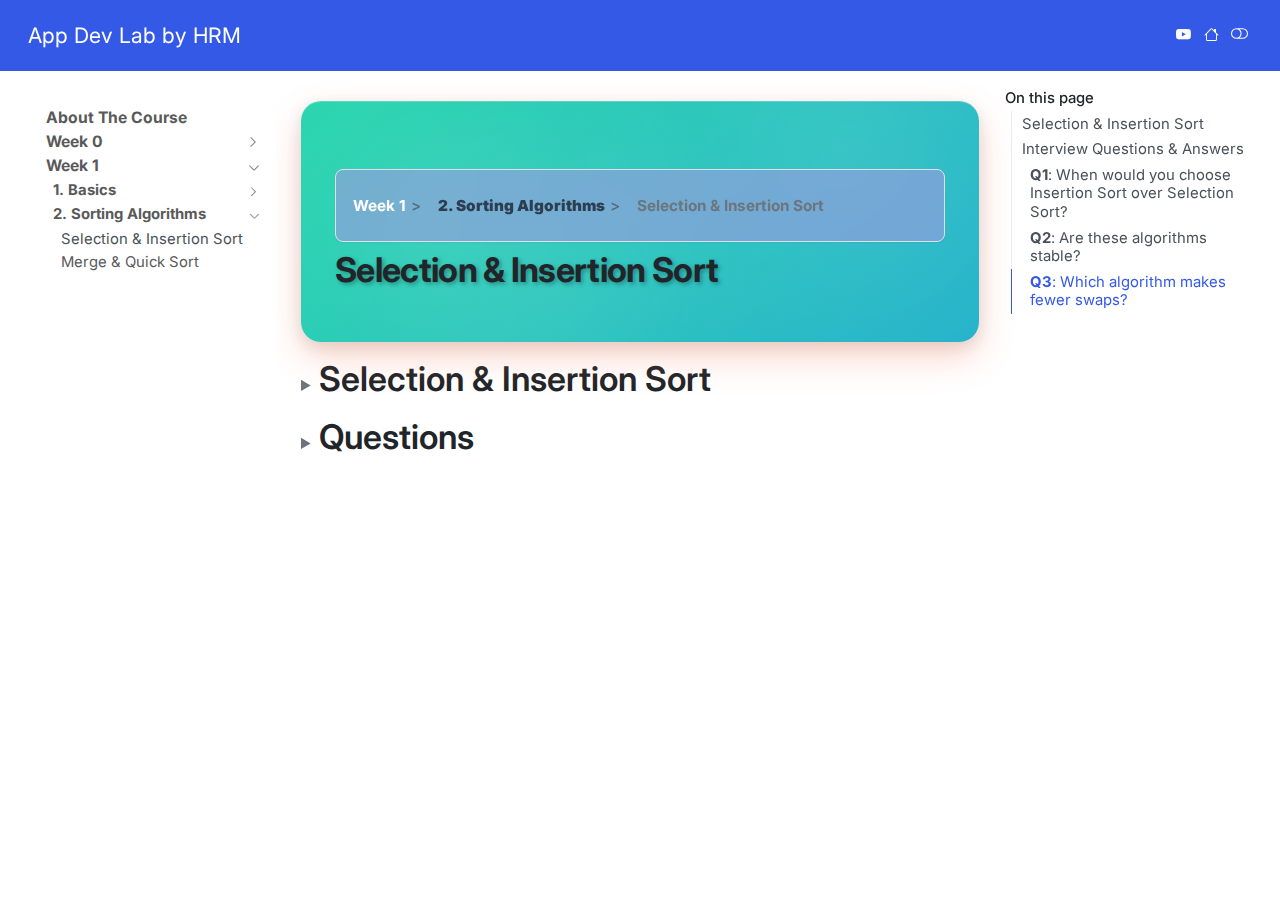
<file: docs/W1/2_sorting/1_sel_ins.html>
<!DOCTYPE html>
<html xmlns="http://www.w3.org/1999/xhtml" lang="en" xml:lang="en"><head>

<meta charset="utf-8">
<meta name="generator" content="quarto-1.7.33">

<meta name="viewport" content="width=device-width, initial-scale=1.0, user-scalable=yes">


<title>Selection &amp; Insertion Sort – App Dev Lab by HRM</title>
<style>
code{white-space: pre-wrap;}
span.smallcaps{font-variant: small-caps;}
div.columns{display: flex; gap: min(4vw, 1.5em);}
div.column{flex: auto; overflow-x: auto;}
div.hanging-indent{margin-left: 1.5em; text-indent: -1.5em;}
ul.task-list{list-style: none;}
ul.task-list li input[type="checkbox"] {
  width: 0.8em;
  margin: 0 0.8em 0.2em -1em; /* quarto-specific, see https://github.com/quarto-dev/quarto-cli/issues/4556 */ 
  vertical-align: middle;
}
/* CSS for syntax highlighting */
html { -webkit-text-size-adjust: 100%; }
pre > code.sourceCode { white-space: pre; position: relative; }
pre > code.sourceCode > span { display: inline-block; line-height: 1.25; }
pre > code.sourceCode > span:empty { height: 1.2em; }
.sourceCode { overflow: visible; }
code.sourceCode > span { color: inherit; text-decoration: inherit; }
div.sourceCode { margin: 1em 0; }
pre.sourceCode { margin: 0; }
@media screen {
div.sourceCode { overflow: auto; }
}
@media print {
pre > code.sourceCode { white-space: pre-wrap; }
pre > code.sourceCode > span { text-indent: -5em; padding-left: 5em; }
}
pre.numberSource code
  { counter-reset: source-line 0; }
pre.numberSource code > span
  { position: relative; left: -4em; counter-increment: source-line; }
pre.numberSource code > span > a:first-child::before
  { content: counter(source-line);
    position: relative; left: -1em; text-align: right; vertical-align: baseline;
    border: none; display: inline-block;
    -webkit-touch-callout: none; -webkit-user-select: none;
    -khtml-user-select: none; -moz-user-select: none;
    -ms-user-select: none; user-select: none;
    padding: 0 4px; width: 4em;
  }
pre.numberSource { margin-left: 3em;  padding-left: 4px; }
div.sourceCode
  {   }
@media screen {
pre > code.sourceCode > span > a:first-child::before { text-decoration: underline; }
}
</style>


<script src="../../site_libs/quarto-nav/quarto-nav.js"></script>
<script src="../../site_libs/quarto-nav/headroom.min.js"></script>
<script src="../../site_libs/clipboard/clipboard.min.js"></script>
<script src="../../site_libs/quarto-html/quarto.js" type="module"></script>
<script src="../../site_libs/quarto-html/tabsets/tabsets.js" type="module"></script>
<script src="../../site_libs/quarto-html/popper.min.js"></script>
<script src="../../site_libs/quarto-html/tippy.umd.min.js"></script>
<script src="../../site_libs/quarto-html/anchor.min.js"></script>
<link href="../../site_libs/quarto-html/tippy.css" rel="stylesheet">
<link href="../../site_libs/quarto-html/quarto-syntax-highlighting-ffffa96520c6cf7ec6bfd4297e4347f0.css" rel="stylesheet" class="quarto-color-scheme" id="quarto-text-highlighting-styles">
<link href="../../site_libs/quarto-html/quarto-syntax-highlighting-dark-ffffa96520c6cf7ec6bfd4297e4347f0.css" rel="stylesheet" class="quarto-color-scheme quarto-color-alternate" id="quarto-text-highlighting-styles">
<link href="../../site_libs/quarto-html/quarto-syntax-highlighting-ffffa96520c6cf7ec6bfd4297e4347f0.css" rel="stylesheet" class="quarto-color-scheme-extra" id="quarto-text-highlighting-styles">
<script src="../../site_libs/bootstrap/bootstrap.min.js"></script>
<link href="../../site_libs/bootstrap/bootstrap-icons.css" rel="stylesheet">
<link href="../../site_libs/bootstrap/bootstrap-d5e0c1151a2c97d362fc4a8b877fbc5b.min.css" rel="stylesheet" append-hash="true" class="quarto-color-scheme" id="quarto-bootstrap" data-mode="light">
<link href="../../site_libs/bootstrap/bootstrap-dark-9abcedaa66623c4356fc84edb00eef4b.min.css" rel="stylesheet" append-hash="true" class="quarto-color-scheme quarto-color-alternate" id="quarto-bootstrap" data-mode="light">
<link href="../../site_libs/bootstrap/bootstrap-d5e0c1151a2c97d362fc4a8b877fbc5b.min.css" rel="stylesheet" append-hash="true" class="quarto-color-scheme-extra" id="quarto-bootstrap" data-mode="light">
<script id="quarto-search-options" type="application/json">{
  "language": {
    "search-no-results-text": "No results",
    "search-matching-documents-text": "matching documents",
    "search-copy-link-title": "Copy link to search",
    "search-hide-matches-text": "Hide additional matches",
    "search-more-match-text": "more match in this document",
    "search-more-matches-text": "more matches in this document",
    "search-clear-button-title": "Clear",
    "search-text-placeholder": "",
    "search-detached-cancel-button-title": "Cancel",
    "search-submit-button-title": "Submit",
    "search-label": "Search"
  }
}</script>
<style>html{ scroll-behavior: smooth; }</style>


<link rel="stylesheet" href="../../styles.css">
</head>

<body class="nav-sidebar floating nav-fixed quarto-light"><script id="quarto-html-before-body" type="application/javascript">
    const toggleBodyColorMode = (bsSheetEl) => {
      const mode = bsSheetEl.getAttribute("data-mode");
      const bodyEl = window.document.querySelector("body");
      if (mode === "dark") {
        bodyEl.classList.add("quarto-dark");
        bodyEl.classList.remove("quarto-light");
      } else {
        bodyEl.classList.add("quarto-light");
        bodyEl.classList.remove("quarto-dark");
      }
    }
    const toggleBodyColorPrimary = () => {
      const bsSheetEl = window.document.querySelector("link#quarto-bootstrap:not([rel=disabled-stylesheet])");
      if (bsSheetEl) {
        toggleBodyColorMode(bsSheetEl);
      }
    }
    const setColorSchemeToggle = (alternate) => {
      const toggles = window.document.querySelectorAll('.quarto-color-scheme-toggle');
      for (let i=0; i < toggles.length; i++) {
        const toggle = toggles[i];
        if (toggle) {
          if (alternate) {
            toggle.classList.add("alternate");
          } else {
            toggle.classList.remove("alternate");
          }
        }
      }
    };
    const toggleColorMode = (alternate) => {
      // Switch the stylesheets
      const primaryStylesheets = window.document.querySelectorAll('link.quarto-color-scheme:not(.quarto-color-alternate)');
      const alternateStylesheets = window.document.querySelectorAll('link.quarto-color-scheme.quarto-color-alternate');
      manageTransitions('#quarto-margin-sidebar .nav-link', false);
      if (alternate) {
        // note: dark is layered on light, we don't disable primary!
        enableStylesheet(alternateStylesheets);
        for (const sheetNode of alternateStylesheets) {
          if (sheetNode.id === "quarto-bootstrap") {
            toggleBodyColorMode(sheetNode);
          }
        }
      } else {
        disableStylesheet(alternateStylesheets);
        enableStylesheet(primaryStylesheets)
        toggleBodyColorPrimary();
      }
      manageTransitions('#quarto-margin-sidebar .nav-link', true);
      // Switch the toggles
      setColorSchemeToggle(alternate)
      // Hack to workaround the fact that safari doesn't
      // properly recolor the scrollbar when toggling (#1455)
      if (navigator.userAgent.indexOf('Safari') > 0 && navigator.userAgent.indexOf('Chrome') == -1) {
        manageTransitions("body", false);
        window.scrollTo(0, 1);
        setTimeout(() => {
          window.scrollTo(0, 0);
          manageTransitions("body", true);
        }, 40);
      }
    }
    const disableStylesheet = (stylesheets) => {
      for (let i=0; i < stylesheets.length; i++) {
        const stylesheet = stylesheets[i];
        stylesheet.rel = 'disabled-stylesheet';
      }
    }
    const enableStylesheet = (stylesheets) => {
      for (let i=0; i < stylesheets.length; i++) {
        const stylesheet = stylesheets[i];
        if(stylesheet.rel !== 'stylesheet') { // for Chrome, which will still FOUC without this check
          stylesheet.rel = 'stylesheet';
        }
      }
    }
    const manageTransitions = (selector, allowTransitions) => {
      const els = window.document.querySelectorAll(selector);
      for (let i=0; i < els.length; i++) {
        const el = els[i];
        if (allowTransitions) {
          el.classList.remove('notransition');
        } else {
          el.classList.add('notransition');
        }
      }
    }
    const isFileUrl = () => {
      return window.location.protocol === 'file:';
    }
    const hasAlternateSentinel = () => {
      let styleSentinel = getColorSchemeSentinel();
      if (styleSentinel !== null) {
        return styleSentinel === "alternate";
      } else {
        return false;
      }
    }
    const setStyleSentinel = (alternate) => {
      const value = alternate ? "alternate" : "default";
      if (!isFileUrl()) {
        window.localStorage.setItem("quarto-color-scheme", value);
      } else {
        localAlternateSentinel = value;
      }
    }
    const getColorSchemeSentinel = () => {
      if (!isFileUrl()) {
        const storageValue = window.localStorage.getItem("quarto-color-scheme");
        return storageValue != null ? storageValue : localAlternateSentinel;
      } else {
        return localAlternateSentinel;
      }
    }
    const toggleGiscusIfUsed = (isAlternate, darkModeDefault) => {
      const baseTheme = document.querySelector('#giscus-base-theme')?.value ?? 'light';
      const alternateTheme = document.querySelector('#giscus-alt-theme')?.value ?? 'dark';
      let newTheme = '';
      if(authorPrefersDark) {
        newTheme = isAlternate ? baseTheme : alternateTheme;
      } else {
        newTheme = isAlternate ? alternateTheme : baseTheme;
      }
      const changeGiscusTheme = () => {
        // From: https://github.com/giscus/giscus/issues/336
        const sendMessage = (message) => {
          const iframe = document.querySelector('iframe.giscus-frame');
          if (!iframe) return;
          iframe.contentWindow.postMessage({ giscus: message }, 'https://giscus.app');
        }
        sendMessage({
          setConfig: {
            theme: newTheme
          }
        });
      }
      const isGiscussLoaded = window.document.querySelector('iframe.giscus-frame') !== null;
      if (isGiscussLoaded) {
        changeGiscusTheme();
      }
    };
    const authorPrefersDark = false;
    const darkModeDefault = authorPrefersDark;
      document.querySelector('link#quarto-text-highlighting-styles.quarto-color-scheme-extra').rel = 'disabled-stylesheet';
      document.querySelector('link#quarto-bootstrap.quarto-color-scheme-extra').rel = 'disabled-stylesheet';
    let localAlternateSentinel = darkModeDefault ? 'alternate' : 'default';
    // Dark / light mode switch
    window.quartoToggleColorScheme = () => {
      // Read the current dark / light value
      let toAlternate = !hasAlternateSentinel();
      toggleColorMode(toAlternate);
      setStyleSentinel(toAlternate);
      toggleGiscusIfUsed(toAlternate, darkModeDefault);
      window.dispatchEvent(new Event('resize'));
    };
    // Switch to dark mode if need be
    if (hasAlternateSentinel()) {
      toggleColorMode(true);
    } else {
      toggleColorMode(false);
    }
  </script>

<div id="quarto-search-results"></div>
  <header id="quarto-header" class="headroom fixed-top">
    <nav class="navbar navbar-expand-lg " data-bs-theme="dark">
      <div class="navbar-container container-fluid">
      <div class="navbar-brand-container mx-auto">
    <a class="navbar-brand" href="../../index.html">
    <span class="navbar-title">App Dev Lab by HRM</span>
    </a>
  </div>
        <div class="quarto-navbar-tools tools-wide tools-end">
    <a href="https://www.youtube.com/@deepinside333hrm" title="" class="quarto-navigation-tool px-1" aria-label="" target="_blank"><i class="bi bi-youtube"></i></a>
    <a href="https://hrmiitm.github.io" title="" class="quarto-navigation-tool px-1" aria-label=""><i class="bi bi-house"></i></a>
  <a href="" class="quarto-color-scheme-toggle quarto-navigation-tool  px-1" onclick="window.quartoToggleColorScheme(); return false;" title="Toggle dark mode"><i class="bi"></i></a>
</div>
      </div> <!-- /container-fluid -->
    </nav>
  <nav class="quarto-secondary-nav">
    <div class="container-fluid d-flex">
      <button type="button" class="quarto-btn-toggle btn" data-bs-toggle="collapse" role="button" data-bs-target=".quarto-sidebar-collapse-item" aria-controls="quarto-sidebar" aria-expanded="false" aria-label="Toggle sidebar navigation" onclick="if (window.quartoToggleHeadroom) { window.quartoToggleHeadroom(); }">
        <i class="bi bi-layout-text-sidebar-reverse"></i>
      </button>
        <nav class="quarto-page-breadcrumbs" aria-label="breadcrumb"><ol class="breadcrumb"><li class="breadcrumb-item"><strong>Week 1</strong></li><li class="breadcrumb-item"><a href="../../W1/2_sorting/1_sel_ins.html"><strong>2. Sorting Algorithms</strong></a></li><li class="breadcrumb-item"><a href="../../W1/2_sorting/1_sel_ins.html">Selection &amp; Insertion Sort</a></li></ol></nav>
        <a class="flex-grow-1" role="navigation" data-bs-toggle="collapse" data-bs-target=".quarto-sidebar-collapse-item" aria-controls="quarto-sidebar" aria-expanded="false" aria-label="Toggle sidebar navigation" onclick="if (window.quartoToggleHeadroom) { window.quartoToggleHeadroom(); }">      
        </a>
    </div>
  </nav>
</header>
<!-- content -->
<div id="quarto-content" class="quarto-container page-columns page-rows-contents page-layout-article page-navbar">
<!-- sidebar -->
  <nav id="quarto-sidebar" class="sidebar collapse collapse-horizontal quarto-sidebar-collapse-item sidebar-navigation floating overflow-auto">
    <div class="sidebar-menu-container"> 
    <ul class="list-unstyled mt-1">
        <li class="sidebar-item">
  <div class="sidebar-item-container"> 
  <a href="../../index.html" class="sidebar-item-text sidebar-link">
 <span class="menu-text"><strong>About The Course</strong></span></a>
  </div>
</li>
        <li class="sidebar-item sidebar-item-section">
      <div class="sidebar-item-container"> 
            <a class="sidebar-item-text sidebar-link text-start collapsed" data-bs-toggle="collapse" data-bs-target="#quarto-sidebar-section-1" role="navigation" aria-expanded="false">
 <span class="menu-text"><strong>Week 0</strong></span></a>
          <a class="sidebar-item-toggle text-start collapsed" data-bs-toggle="collapse" data-bs-target="#quarto-sidebar-section-1" role="navigation" aria-expanded="false" aria-label="Toggle section">
            <i class="bi bi-chevron-right ms-2"></i>
          </a> 
      </div>
      <ul id="quarto-sidebar-section-1" class="collapse list-unstyled sidebar-section depth1 ">  
          <li class="sidebar-item sidebar-item-section">
      <div class="sidebar-item-container"> 
            <a class="sidebar-item-text sidebar-link text-start collapsed" data-bs-toggle="collapse" data-bs-target="#quarto-sidebar-section-2" role="navigation" aria-expanded="false">
 <span class="menu-text">10 Days Of JS</span></a>
          <a class="sidebar-item-toggle text-start collapsed" data-bs-toggle="collapse" data-bs-target="#quarto-sidebar-section-2" role="navigation" aria-expanded="false" aria-label="Toggle section">
            <i class="bi bi-chevron-right ms-2"></i>
          </a> 
      </div>
      <ul id="quarto-sidebar-section-2" class="collapse list-unstyled sidebar-section depth2 ">  
          <li class="sidebar-item">
  <div class="sidebar-item-container"> 
  <a href="../../W0/JS/DAY_1.html" class="sidebar-item-text sidebar-link">
 <span class="menu-text">Day-1</span></a>
  </div>
</li>
          <li class="sidebar-item">
  <div class="sidebar-item-container"> 
  <a href="../../W0/JS/DAY_2.html" class="sidebar-item-text sidebar-link">
 <span class="menu-text">Day-2</span></a>
  </div>
</li>
          <li class="sidebar-item">
  <div class="sidebar-item-container"> 
  <a href="../../W0/JS/DAY_3.html" class="sidebar-item-text sidebar-link">
 <span class="menu-text">Day-3</span></a>
  </div>
</li>
      </ul>
  </li>
          <li class="sidebar-item sidebar-item-section">
      <div class="sidebar-item-container"> 
            <a class="sidebar-item-text sidebar-link text-start collapsed" data-bs-toggle="collapse" data-bs-target="#quarto-sidebar-section-3" role="navigation" aria-expanded="false">
 <span class="menu-text">3 Days to HTML</span></a>
          <a class="sidebar-item-toggle text-start collapsed" data-bs-toggle="collapse" data-bs-target="#quarto-sidebar-section-3" role="navigation" aria-expanded="false" aria-label="Toggle section">
            <i class="bi bi-chevron-right ms-2"></i>
          </a> 
      </div>
      <ul id="quarto-sidebar-section-3" class="collapse list-unstyled sidebar-section depth2 ">  
          <li class="sidebar-item">
  <div class="sidebar-item-container"> 
  <a href="../../W0/HTML/DAY_1.html" class="sidebar-item-text sidebar-link">
 <span class="menu-text">Day-1</span></a>
  </div>
</li>
          <li class="sidebar-item">
  <div class="sidebar-item-container"> 
  <a href="../../W0/HTML/DAY_2.html" class="sidebar-item-text sidebar-link">
 <span class="menu-text">Day-2</span></a>
  </div>
</li>
      </ul>
  </li>
      </ul>
  </li>
        <li class="sidebar-item sidebar-item-section">
      <div class="sidebar-item-container"> 
            <a class="sidebar-item-text sidebar-link text-start" data-bs-toggle="collapse" data-bs-target="#quarto-sidebar-section-4" role="navigation" aria-expanded="true">
 <span class="menu-text"><strong>Week 1</strong></span></a>
          <a class="sidebar-item-toggle text-start" data-bs-toggle="collapse" data-bs-target="#quarto-sidebar-section-4" role="navigation" aria-expanded="true" aria-label="Toggle section">
            <i class="bi bi-chevron-right ms-2"></i>
          </a> 
      </div>
      <ul id="quarto-sidebar-section-4" class="collapse list-unstyled sidebar-section depth1 show">  
          <li class="sidebar-item sidebar-item-section">
      <div class="sidebar-item-container"> 
            <a class="sidebar-item-text sidebar-link text-start collapsed" data-bs-toggle="collapse" data-bs-target="#quarto-sidebar-section-5" role="navigation" aria-expanded="false">
 <span class="menu-text"><strong>1. Basics</strong></span></a>
          <a class="sidebar-item-toggle text-start collapsed" data-bs-toggle="collapse" data-bs-target="#quarto-sidebar-section-5" role="navigation" aria-expanded="false" aria-label="Toggle section">
            <i class="bi bi-chevron-right ms-2"></i>
          </a> 
      </div>
      <ul id="quarto-sidebar-section-5" class="collapse list-unstyled sidebar-section depth2 ">  
          <li class="sidebar-item">
  <div class="sidebar-item-container"> 
  <a href="../../W1/1_basics/JS_BASICS.html" class="sidebar-item-text sidebar-link">
 <span class="menu-text">Javascript Intro</span></a>
  </div>
</li>
          <li class="sidebar-item">
  <div class="sidebar-item-container"> 
  <a href="../../W1/1_basics/BASIC_DSA.html" class="sidebar-item-text sidebar-link">
 <span class="menu-text">DSA Overview</span></a>
  </div>
</li>
      </ul>
  </li>
          <li class="sidebar-item sidebar-item-section">
      <div class="sidebar-item-container"> 
            <a class="sidebar-item-text sidebar-link text-start" data-bs-toggle="collapse" data-bs-target="#quarto-sidebar-section-6" role="navigation" aria-expanded="true">
 <span class="menu-text"><strong>2. Sorting Algorithms</strong></span></a>
          <a class="sidebar-item-toggle text-start" data-bs-toggle="collapse" data-bs-target="#quarto-sidebar-section-6" role="navigation" aria-expanded="true" aria-label="Toggle section">
            <i class="bi bi-chevron-right ms-2"></i>
          </a> 
      </div>
      <ul id="quarto-sidebar-section-6" class="collapse list-unstyled sidebar-section depth2 show">  
          <li class="sidebar-item">
  <div class="sidebar-item-container"> 
  <a href="../../W1/2_sorting/1_sel_ins.html" class="sidebar-item-text sidebar-link active">
 <span class="menu-text">Selection &amp; Insertion Sort</span></a>
  </div>
</li>
          <li class="sidebar-item">
  <div class="sidebar-item-container"> 
  <a href="../../W1/2_sorting/2_merge_quick.html" class="sidebar-item-text sidebar-link">
 <span class="menu-text">Merge &amp; Quick Sort</span></a>
  </div>
</li>
      </ul>
  </li>
      </ul>
  </li>
    </ul>
    </div>
</nav>
<div id="quarto-sidebar-glass" class="quarto-sidebar-collapse-item" data-bs-toggle="collapse" data-bs-target=".quarto-sidebar-collapse-item"></div>
<!-- margin-sidebar -->
    <div id="quarto-margin-sidebar" class="sidebar margin-sidebar">
        <nav id="TOC" role="doc-toc" class="toc-active">
    <h2 id="toc-title">On this page</h2>
   
  <ul>
  <li><a href="#selection-insertion-sort" id="toc-selection-insertion-sort" class="nav-link active" data-scroll-target="#selection-insertion-sort">Selection &amp; Insertion Sort</a>
  <ul class="collapse">
  <li><a href="#implementation" id="toc-implementation" class="nav-link" data-scroll-target="#implementation">Implementation</a>
  <ul class="collapse">
  <li><a href="#selection-sort" id="toc-selection-sort" class="nav-link" data-scroll-target="#selection-sort">Selection Sort</a></li>
  <li><a href="#insertion-sort" id="toc-insertion-sort" class="nav-link" data-scroll-target="#insertion-sort">Insertion Sort</a></li>
  </ul></li>
  <li><a href="#key-differences" id="toc-key-differences" class="nav-link" data-scroll-target="#key-differences">Key Differences</a></li>
  </ul></li>
  <li><a href="#interview-questions-answers" id="toc-interview-questions-answers" class="nav-link" data-scroll-target="#interview-questions-answers">Interview Questions &amp; Answers</a>
  <ul class="collapse">
  <li><a href="#q1-when-would-you-choose-insertion-sort-over-selection-sort" id="toc-q1-when-would-you-choose-insertion-sort-over-selection-sort" class="nav-link" data-scroll-target="#q1-when-would-you-choose-insertion-sort-over-selection-sort"><strong>Q1</strong>: When would you choose Insertion Sort over Selection Sort?</a></li>
  <li><a href="#q2-are-these-algorithms-stable" id="toc-q2-are-these-algorithms-stable" class="nav-link" data-scroll-target="#q2-are-these-algorithms-stable"><strong>Q2</strong>: Are these algorithms stable?</a></li>
  <li><a href="#q3-which-algorithm-makes-fewer-swaps" id="toc-q3-which-algorithm-makes-fewer-swaps" class="nav-link" data-scroll-target="#q3-which-algorithm-makes-fewer-swaps"><strong>Q3</strong>: Which algorithm makes fewer swaps?</a></li>
  </ul></li>
  </ul>
</nav>
    </div>
<!-- main -->
<main class="content" id="quarto-document-content">


<header id="title-block-header" class="quarto-title-block default"><nav class="quarto-page-breadcrumbs quarto-title-breadcrumbs d-none d-lg-block" aria-label="breadcrumb"><ol class="breadcrumb"><li class="breadcrumb-item"><strong>Week 1</strong></li><li class="breadcrumb-item"><a href="../../W1/2_sorting/1_sel_ins.html"><strong>2. Sorting Algorithms</strong></a></li><li class="breadcrumb-item"><a href="../../W1/2_sorting/1_sel_ins.html">Selection &amp; Insertion Sort</a></li></ol></nav>
<div class="quarto-title">
<h1 class="title">Selection &amp; Insertion Sort</h1>
</div>



<div class="quarto-title-meta">

    
  
    
  </div>
  


</header>


<details closed="">
<summary>
<h1 style="display: inline;">
Selection &amp; Insertion Sort
</h1>
</summary>
<section id="selection-insertion-sort" class="level1">
<h1>Selection &amp; Insertion Sort</h1>
<ul>
<li><strong>Selection Sort</strong>: Select min element in whole array(unsorted), then place at begining.</li>
<li><strong>Insertion Sort</strong>: Pick first element from unsorted part and place it in corrcet place.</li>
</ul>
<div class="callout callout-style-default callout-note callout-titled">
<div class="callout-header d-flex align-content-center" data-bs-toggle="collapse" data-bs-target=".callout-1-contents" aria-controls="callout-1" aria-expanded="true" aria-label="Toggle callout">
<div class="callout-icon-container">
<i class="callout-icon"></i>
</div>
<div class="callout-title-container flex-fill">
Note
</div>
<div class="callout-btn-toggle d-inline-block border-0 py-1 ps-1 pe-0 float-end"><i class="callout-toggle"></i></div>
</div>
<div id="callout-1" class="callout-1-contents callout-collapse collapse show">
<div class="callout-body-container callout-body">
<p>Selection sort is preferred when <code>write operations</code> are costly, as it makes only <code>n–1 writes</code>, unlike insertion sort which may make up to <code>n²</code>.</p>
<p>Insertion sort is better for <code>nearly sorted data</code>, where the order (ascending/descending) is known.</p>
</div>
</div>
</div>
<section id="implementation" class="level2">
<h2 class="anchored" data-anchor-id="implementation">Implementation</h2>
<section id="selection-sort" class="level3">
<h3 class="anchored" data-anchor-id="selection-sort">Selection Sort</h3>
<div class="tabset-margin-container"></div><div class="panel-tabset" data-group="language">
<ul class="nav nav-tabs" role="tablist"><li class="nav-item" role="presentation"><a class="nav-link active" id="tabset-1-1-tab" data-bs-toggle="tab" data-bs-target="#tabset-1-1" role="tab" aria-controls="tabset-1-1" aria-selected="true" aria-current="page">Javascript</a></li><li class="nav-item" role="presentation"><a class="nav-link" id="tabset-1-2-tab" data-bs-toggle="tab" data-bs-target="#tabset-1-2" role="tab" aria-controls="tabset-1-2" aria-selected="false">Python</a></li></ul>
<div class="tab-content" data-group="language">
<div id="tabset-1-1" class="tab-pane active" role="tabpanel" aria-labelledby="tabset-1-1-tab">
<div class="sourceCode" id="cb1"><pre class="sourceCode numberSource javascript number-lines code-with-copy"><code class="sourceCode javascript"><span id="cb1-1"><a href="#cb1-1"></a><span class="kw">let</span> arr <span class="op">=</span> [<span class="dv">3</span><span class="op">,</span> <span class="dv">6</span><span class="op">,</span> <span class="dv">9</span><span class="op">,</span> <span class="dv">7</span><span class="op">,</span> <span class="dv">2</span><span class="op">,</span> <span class="dv">3</span><span class="op">,</span> <span class="dv">1</span>]<span class="op">;</span></span>
<span id="cb1-2"><a href="#cb1-2"></a><span class="kw">let</span> n <span class="op">=</span> arr<span class="op">.</span><span class="at">length</span><span class="op">;</span></span>
<span id="cb1-3"><a href="#cb1-3"></a></span>
<span id="cb1-4"><a href="#cb1-4"></a><span class="cf">for</span> (<span class="kw">let</span> i <span class="op">=</span> <span class="dv">0</span><span class="op">;</span> i <span class="op">&lt;</span> n <span class="op">-</span> <span class="dv">1</span><span class="op">;</span> i<span class="op">++</span>) {</span>
<span id="cb1-5"><a href="#cb1-5"></a>    <span class="kw">let</span> min_index <span class="op">=</span> i<span class="op">;</span></span>
<span id="cb1-6"><a href="#cb1-6"></a>    <span class="cf">for</span> (<span class="kw">let</span> j <span class="op">=</span> i <span class="op">+</span> <span class="dv">1</span><span class="op">;</span> j <span class="op">&lt;</span> n<span class="op">;</span> j<span class="op">++</span>) {</span>
<span id="cb1-7"><a href="#cb1-7"></a>        <span class="cf">if</span> (arr[j] <span class="op">&lt;</span> arr[min_index]) {</span>
<span id="cb1-8"><a href="#cb1-8"></a>            min_index <span class="op">=</span> j<span class="op">;</span></span>
<span id="cb1-9"><a href="#cb1-9"></a>        }</span>
<span id="cb1-10"><a href="#cb1-10"></a>    }</span>
<span id="cb1-11"><a href="#cb1-11"></a>    [arr[i]<span class="op">,</span> arr[min_index]] <span class="op">=</span> [arr[min_index]<span class="op">,</span> arr[i]]<span class="op">;</span></span>
<span id="cb1-12"><a href="#cb1-12"></a>}</span>
<span id="cb1-13"><a href="#cb1-13"></a></span>
<span id="cb1-14"><a href="#cb1-14"></a><span class="bu">console</span><span class="op">.</span><span class="fu">log</span>(arr)<span class="op">;</span>  <span class="co">// Output: [1, 2, 3, 3, 6, 7, 9]</span></span></code><button title="Copy to Clipboard" class="code-copy-button"><i class="bi"></i></button></pre></div>
</div>
<div id="tabset-1-2" class="tab-pane" role="tabpanel" aria-labelledby="tabset-1-2-tab">
<div class="sourceCode" id="cb2"><pre class="sourceCode numberSource python number-lines code-with-copy"><code class="sourceCode python"><span id="cb2-1"><a href="#cb2-1"></a>arr <span class="op">=</span> [<span class="dv">3</span>, <span class="dv">6</span>, <span class="dv">9</span>, <span class="dv">7</span>, <span class="dv">2</span>, <span class="dv">3</span>, <span class="dv">1</span>]</span>
<span id="cb2-2"><a href="#cb2-2"></a>n <span class="op">=</span> <span class="bu">len</span>(arr) <span class="co"># 7</span></span>
<span id="cb2-3"><a href="#cb2-3"></a></span>
<span id="cb2-4"><a href="#cb2-4"></a><span class="cf">for</span> i <span class="kw">in</span> <span class="bu">range</span>(n):</span>
<span id="cb2-5"><a href="#cb2-5"></a></span>
<span id="cb2-6"><a href="#cb2-6"></a>    <span class="co"># Find min element/index</span></span>
<span id="cb2-7"><a href="#cb2-7"></a>    min_index <span class="op">=</span> i</span>
<span id="cb2-8"><a href="#cb2-8"></a>    <span class="cf">for</span> j <span class="kw">in</span> <span class="bu">range</span>(i<span class="op">+</span><span class="dv">1</span>, n):</span>
<span id="cb2-9"><a href="#cb2-9"></a>        <span class="cf">if</span> arr[j] <span class="op">&lt;</span> arr[min_index]:</span>
<span id="cb2-10"><a href="#cb2-10"></a>            min_index <span class="op">=</span> j</span>
<span id="cb2-11"><a href="#cb2-11"></a></span>
<span id="cb2-12"><a href="#cb2-12"></a>    <span class="co"># Swap with last element of sorted part</span></span>
<span id="cb2-13"><a href="#cb2-13"></a>    (arr[i], arr[min_index]) <span class="op">=</span> (arr[min_index], arr[i])</span>
<span id="cb2-14"><a href="#cb2-14"></a><span class="bu">print</span>(arr)  <span class="co"># [1, 2, 3, 3, 6, 7, 9]</span></span></code><button title="Copy to Clipboard" class="code-copy-button"><i class="bi"></i></button></pre></div>
</div>
</div>
</div>
</section>
<section id="insertion-sort" class="level3">
<h3 class="anchored" data-anchor-id="insertion-sort">Insertion Sort</h3>
<div class="tabset-margin-container"></div><div class="panel-tabset" data-group="language">
<ul class="nav nav-tabs" role="tablist"><li class="nav-item" role="presentation"><a class="nav-link active" id="tabset-2-1-tab" data-bs-toggle="tab" data-bs-target="#tabset-2-1" role="tab" aria-controls="tabset-2-1" aria-selected="true">Javascript</a></li><li class="nav-item" role="presentation"><a class="nav-link" id="tabset-2-2-tab" data-bs-toggle="tab" data-bs-target="#tabset-2-2" role="tab" aria-controls="tabset-2-2" aria-selected="false">Python</a></li></ul>
<div class="tab-content" data-group="language">
<div id="tabset-2-1" class="tab-pane active" role="tabpanel" aria-labelledby="tabset-2-1-tab">
<div class="sourceCode" id="cb3"><pre class="sourceCode numberSource javascript number-lines code-with-copy"><code class="sourceCode javascript"><span id="cb3-1"><a href="#cb3-1"></a><span class="kw">let</span> arr <span class="op">=</span> [<span class="dv">3</span><span class="op">,</span> <span class="dv">6</span><span class="op">,</span> <span class="dv">9</span><span class="op">,</span> <span class="dv">7</span><span class="op">,</span> <span class="dv">2</span><span class="op">,</span> <span class="dv">3</span><span class="op">,</span> <span class="dv">1</span>]<span class="op">;</span></span>
<span id="cb3-2"><a href="#cb3-2"></a><span class="kw">let</span> n <span class="op">=</span> arr<span class="op">.</span><span class="at">length</span><span class="op">;</span></span>
<span id="cb3-3"><a href="#cb3-3"></a></span>
<span id="cb3-4"><a href="#cb3-4"></a><span class="cf">for</span>(<span class="kw">let</span> i <span class="op">=</span> <span class="dv">1</span><span class="op">;</span> i <span class="op">&lt;</span> n<span class="op">;</span> i<span class="op">++</span>) {</span>
<span id="cb3-5"><a href="#cb3-5"></a>    <span class="kw">let</span> key <span class="op">=</span> arr[i]<span class="op">;</span></span>
<span id="cb3-6"><a href="#cb3-6"></a>    <span class="kw">let</span> j <span class="op">=</span> i <span class="op">-</span> <span class="dv">1</span><span class="op">;</span></span>
<span id="cb3-7"><a href="#cb3-7"></a></span>
<span id="cb3-8"><a href="#cb3-8"></a>    <span class="cf">while</span>(j <span class="op">&gt;=</span> <span class="dv">0</span> <span class="op">&amp;&amp;</span> arr[j] <span class="op">&gt;</span> key) {</span>
<span id="cb3-9"><a href="#cb3-9"></a>        arr[j <span class="op">+</span> <span class="dv">1</span>] <span class="op">=</span> arr[j]<span class="op">;</span></span>
<span id="cb3-10"><a href="#cb3-10"></a>        j<span class="op">--;</span></span>
<span id="cb3-11"><a href="#cb3-11"></a>    }</span>
<span id="cb3-12"><a href="#cb3-12"></a></span>
<span id="cb3-13"><a href="#cb3-13"></a>    arr[j <span class="op">+</span> <span class="dv">1</span>] <span class="op">=</span> key<span class="op">;</span></span>
<span id="cb3-14"><a href="#cb3-14"></a>}</span>
<span id="cb3-15"><a href="#cb3-15"></a></span>
<span id="cb3-16"><a href="#cb3-16"></a><span class="bu">console</span><span class="op">.</span><span class="fu">log</span>(arr)<span class="op">;</span>  <span class="co">// Output: [1, 2, 3, 3, 6, 7, 9]</span></span></code><button title="Copy to Clipboard" class="code-copy-button"><i class="bi"></i></button></pre></div>
</div>
<div id="tabset-2-2" class="tab-pane" role="tabpanel" aria-labelledby="tabset-2-2-tab">
<div class="sourceCode" id="cb4"><pre class="sourceCode numberSource python number-lines code-with-copy"><code class="sourceCode python"><span id="cb4-1"><a href="#cb4-1"></a>arr <span class="op">=</span> [<span class="dv">3</span>, <span class="dv">6</span>, <span class="dv">9</span>, <span class="dv">7</span>, <span class="dv">2</span>, <span class="dv">3</span>, <span class="dv">1</span>]</span>
<span id="cb4-2"><a href="#cb4-2"></a>n <span class="op">=</span> <span class="bu">len</span>(arr) <span class="co"># 7</span></span>
<span id="cb4-3"><a href="#cb4-3"></a></span>
<span id="cb4-4"><a href="#cb4-4"></a><span class="cf">for</span> i <span class="kw">in</span> <span class="bu">range</span>(n):</span>
<span id="cb4-5"><a href="#cb4-5"></a>    key <span class="op">=</span> arr[i]</span>
<span id="cb4-6"><a href="#cb4-6"></a>    j <span class="op">=</span> i<span class="op">-</span><span class="dv">1</span></span>
<span id="cb4-7"><a href="#cb4-7"></a></span>
<span id="cb4-8"><a href="#cb4-8"></a>    <span class="cf">while</span>(j<span class="op">&gt;=</span><span class="dv">0</span> <span class="kw">and</span> arr[j] <span class="op">&gt;</span> key):</span>
<span id="cb4-9"><a href="#cb4-9"></a>        arr[j<span class="op">+</span><span class="dv">1</span>] <span class="op">=</span> arr[j]</span>
<span id="cb4-10"><a href="#cb4-10"></a>        j <span class="op">-=</span> <span class="dv">1</span></span>
<span id="cb4-11"><a href="#cb4-11"></a></span>
<span id="cb4-12"><a href="#cb4-12"></a>    arr[j<span class="op">+</span><span class="dv">1</span>] <span class="op">=</span> key</span>
<span id="cb4-13"><a href="#cb4-13"></a></span>
<span id="cb4-14"><a href="#cb4-14"></a><span class="bu">print</span>(arr) <span class="co"># [1, 2, 3, 3, 6, 7, 9]</span></span></code><button title="Copy to Clipboard" class="code-copy-button"><i class="bi"></i></button></pre></div>
</div>
</div>
</div>
</section>
</section>
<section id="key-differences" class="level2">
<h2 class="anchored" data-anchor-id="key-differences">Key Differences</h2>
<table class="caption-top table">
<thead>
<tr class="header">
<th style="text-align: left;">Aspect</th>
<th style="text-align: left;">Selection Sort</th>
<th style="text-align: left;">Insertion Sort</th>
</tr>
</thead>
<tbody>
<tr class="odd">
<td style="text-align: left;"><strong>Time Complexity</strong></td>
<td style="text-align: left;">O(n²) always</td>
<td style="text-align: left;">O(n) in bestcase, worst-O(n²)</td>
</tr>
<tr class="even">
<td style="text-align: left;"><strong>Space Complexity</strong></td>
<td style="text-align: left;">O(1)</td>
<td style="text-align: left;">O(1)</td>
</tr>
<tr class="odd">
<td style="text-align: left;"><strong>Stability</strong></td>
<td style="text-align: left;">Not stable</td>
<td style="text-align: left;">Stable</td>
</tr>
<tr class="even">
<td style="text-align: left;"><strong>Adaptivity</strong></td>
<td style="text-align: left;">Not adaptive</td>
<td style="text-align: left;">Adaptive</td>
</tr>
<tr class="odd">
<td style="text-align: left;"><strong>Swaps</strong></td>
<td style="text-align: left;">O(n) always</td>
<td style="text-align: left;">0 to O(n²)</td>
</tr>
</tbody>
</table>
</section></section></details>
<details closed="">
<summary>
<h1 style="display: inline;">
Questions
</h1>
</summary>


<section id="interview-questions-answers" class="level1">
<h1>Interview Questions &amp; Answers</h1>
<section id="q1-when-would-you-choose-insertion-sort-over-selection-sort" class="level3">
<h3 class="anchored" data-anchor-id="q1-when-would-you-choose-insertion-sort-over-selection-sort"><strong>Q1</strong>: When would you choose Insertion Sort over Selection Sort?</h3>
<p><strong>Answer:</strong> When data is nearly sorted or small datasets. Insertion sort has O(n) best-case complexity and is adaptive, while Selection sort is always O(n²).</p>
</section>
<section id="q2-are-these-algorithms-stable" class="level3">
<h3 class="anchored" data-anchor-id="q2-are-these-algorithms-stable"><strong>Q2</strong>: Are these algorithms stable?</h3>
<p><strong>Answer:</strong> Insertion sort is stable (maintains relative order of equal elements). Selection sort is not stable in its basic implementation.</p>
</section>
<section id="q3-which-algorithm-makes-fewer-swaps" class="level3">
<h3 class="anchored" data-anchor-id="q3-which-algorithm-makes-fewer-swaps"><strong>Q3</strong>: Which algorithm makes fewer swaps?</h3>
<p><strong>Answer:</strong> Selection sort makes exactly n-1 swaps, while insertion sort can make up to O(n²) swaps in worst case.</p>
</section></section></details>





</main> <!-- /main -->
<script id="quarto-html-after-body" type="application/javascript">
  window.document.addEventListener("DOMContentLoaded", function (event) {
    // Ensure there is a toggle, if there isn't float one in the top right
    if (window.document.querySelector('.quarto-color-scheme-toggle') === null) {
      const a = window.document.createElement('a');
      a.classList.add('top-right');
      a.classList.add('quarto-color-scheme-toggle');
      a.href = "";
      a.onclick = function() { try { window.quartoToggleColorScheme(); } catch {} return false; };
      const i = window.document.createElement("i");
      i.classList.add('bi');
      a.appendChild(i);
      window.document.body.appendChild(a);
    }
    setColorSchemeToggle(hasAlternateSentinel())
    const icon = "";
    const anchorJS = new window.AnchorJS();
    anchorJS.options = {
      placement: 'right',
      icon: icon
    };
    anchorJS.add('.anchored');
    const isCodeAnnotation = (el) => {
      for (const clz of el.classList) {
        if (clz.startsWith('code-annotation-')) {                     
          return true;
        }
      }
      return false;
    }
    const onCopySuccess = function(e) {
      // button target
      const button = e.trigger;
      // don't keep focus
      button.blur();
      // flash "checked"
      button.classList.add('code-copy-button-checked');
      var currentTitle = button.getAttribute("title");
      button.setAttribute("title", "Copied!");
      let tooltip;
      if (window.bootstrap) {
        button.setAttribute("data-bs-toggle", "tooltip");
        button.setAttribute("data-bs-placement", "left");
        button.setAttribute("data-bs-title", "Copied!");
        tooltip = new bootstrap.Tooltip(button, 
          { trigger: "manual", 
            customClass: "code-copy-button-tooltip",
            offset: [0, -8]});
        tooltip.show();    
      }
      setTimeout(function() {
        if (tooltip) {
          tooltip.hide();
          button.removeAttribute("data-bs-title");
          button.removeAttribute("data-bs-toggle");
          button.removeAttribute("data-bs-placement");
        }
        button.setAttribute("title", currentTitle);
        button.classList.remove('code-copy-button-checked');
      }, 1000);
      // clear code selection
      e.clearSelection();
    }
    const getTextToCopy = function(trigger) {
        const codeEl = trigger.previousElementSibling.cloneNode(true);
        for (const childEl of codeEl.children) {
          if (isCodeAnnotation(childEl)) {
            childEl.remove();
          }
        }
        return codeEl.innerText;
    }
    const clipboard = new window.ClipboardJS('.code-copy-button:not([data-in-quarto-modal])', {
      text: getTextToCopy
    });
    clipboard.on('success', onCopySuccess);
    if (window.document.getElementById('quarto-embedded-source-code-modal')) {
      const clipboardModal = new window.ClipboardJS('.code-copy-button[data-in-quarto-modal]', {
        text: getTextToCopy,
        container: window.document.getElementById('quarto-embedded-source-code-modal')
      });
      clipboardModal.on('success', onCopySuccess);
    }
      var localhostRegex = new RegExp(/^(?:http|https):\/\/localhost\:?[0-9]*\//);
      var mailtoRegex = new RegExp(/^mailto:/);
        var filterRegex = new RegExp('/' + window.location.host + '/');
      var isInternal = (href) => {
          return filterRegex.test(href) || localhostRegex.test(href) || mailtoRegex.test(href);
      }
      // Inspect non-navigation links and adorn them if external
     var links = window.document.querySelectorAll('a[href]:not(.nav-link):not(.navbar-brand):not(.toc-action):not(.sidebar-link):not(.sidebar-item-toggle):not(.pagination-link):not(.no-external):not([aria-hidden]):not(.dropdown-item):not(.quarto-navigation-tool):not(.about-link)');
      for (var i=0; i<links.length; i++) {
        const link = links[i];
        if (!isInternal(link.href)) {
          // undo the damage that might have been done by quarto-nav.js in the case of
          // links that we want to consider external
          if (link.dataset.originalHref !== undefined) {
            link.href = link.dataset.originalHref;
          }
        }
      }
    function tippyHover(el, contentFn, onTriggerFn, onUntriggerFn) {
      const config = {
        allowHTML: true,
        maxWidth: 500,
        delay: 100,
        arrow: false,
        appendTo: function(el) {
            return el.parentElement;
        },
        interactive: true,
        interactiveBorder: 10,
        theme: 'quarto',
        placement: 'bottom-start',
      };
      if (contentFn) {
        config.content = contentFn;
      }
      if (onTriggerFn) {
        config.onTrigger = onTriggerFn;
      }
      if (onUntriggerFn) {
        config.onUntrigger = onUntriggerFn;
      }
      window.tippy(el, config); 
    }
    const noterefs = window.document.querySelectorAll('a[role="doc-noteref"]');
    for (var i=0; i<noterefs.length; i++) {
      const ref = noterefs[i];
      tippyHover(ref, function() {
        // use id or data attribute instead here
        let href = ref.getAttribute('data-footnote-href') || ref.getAttribute('href');
        try { href = new URL(href).hash; } catch {}
        const id = href.replace(/^#\/?/, "");
        const note = window.document.getElementById(id);
        if (note) {
          return note.innerHTML;
        } else {
          return "";
        }
      });
    }
    const xrefs = window.document.querySelectorAll('a.quarto-xref');
    const processXRef = (id, note) => {
      // Strip column container classes
      const stripColumnClz = (el) => {
        el.classList.remove("page-full", "page-columns");
        if (el.children) {
          for (const child of el.children) {
            stripColumnClz(child);
          }
        }
      }
      stripColumnClz(note)
      if (id === null || id.startsWith('sec-')) {
        // Special case sections, only their first couple elements
        const container = document.createElement("div");
        if (note.children && note.children.length > 2) {
          container.appendChild(note.children[0].cloneNode(true));
          for (let i = 1; i < note.children.length; i++) {
            const child = note.children[i];
            if (child.tagName === "P" && child.innerText === "") {
              continue;
            } else {
              container.appendChild(child.cloneNode(true));
              break;
            }
          }
          if (window.Quarto?.typesetMath) {
            window.Quarto.typesetMath(container);
          }
          return container.innerHTML
        } else {
          if (window.Quarto?.typesetMath) {
            window.Quarto.typesetMath(note);
          }
          return note.innerHTML;
        }
      } else {
        // Remove any anchor links if they are present
        const anchorLink = note.querySelector('a.anchorjs-link');
        if (anchorLink) {
          anchorLink.remove();
        }
        if (window.Quarto?.typesetMath) {
          window.Quarto.typesetMath(note);
        }
        if (note.classList.contains("callout")) {
          return note.outerHTML;
        } else {
          return note.innerHTML;
        }
      }
    }
    for (var i=0; i<xrefs.length; i++) {
      const xref = xrefs[i];
      tippyHover(xref, undefined, function(instance) {
        instance.disable();
        let url = xref.getAttribute('href');
        let hash = undefined; 
        if (url.startsWith('#')) {
          hash = url;
        } else {
          try { hash = new URL(url).hash; } catch {}
        }
        if (hash) {
          const id = hash.replace(/^#\/?/, "");
          const note = window.document.getElementById(id);
          if (note !== null) {
            try {
              const html = processXRef(id, note.cloneNode(true));
              instance.setContent(html);
            } finally {
              instance.enable();
              instance.show();
            }
          } else {
            // See if we can fetch this
            fetch(url.split('#')[0])
            .then(res => res.text())
            .then(html => {
              const parser = new DOMParser();
              const htmlDoc = parser.parseFromString(html, "text/html");
              const note = htmlDoc.getElementById(id);
              if (note !== null) {
                const html = processXRef(id, note);
                instance.setContent(html);
              } 
            }).finally(() => {
              instance.enable();
              instance.show();
            });
          }
        } else {
          // See if we can fetch a full url (with no hash to target)
          // This is a special case and we should probably do some content thinning / targeting
          fetch(url)
          .then(res => res.text())
          .then(html => {
            const parser = new DOMParser();
            const htmlDoc = parser.parseFromString(html, "text/html");
            const note = htmlDoc.querySelector('main.content');
            if (note !== null) {
              // This should only happen for chapter cross references
              // (since there is no id in the URL)
              // remove the first header
              if (note.children.length > 0 && note.children[0].tagName === "HEADER") {
                note.children[0].remove();
              }
              const html = processXRef(null, note);
              instance.setContent(html);
            } 
          }).finally(() => {
            instance.enable();
            instance.show();
          });
        }
      }, function(instance) {
      });
    }
        let selectedAnnoteEl;
        const selectorForAnnotation = ( cell, annotation) => {
          let cellAttr = 'data-code-cell="' + cell + '"';
          let lineAttr = 'data-code-annotation="' +  annotation + '"';
          const selector = 'span[' + cellAttr + '][' + lineAttr + ']';
          return selector;
        }
        const selectCodeLines = (annoteEl) => {
          const doc = window.document;
          const targetCell = annoteEl.getAttribute("data-target-cell");
          const targetAnnotation = annoteEl.getAttribute("data-target-annotation");
          const annoteSpan = window.document.querySelector(selectorForAnnotation(targetCell, targetAnnotation));
          const lines = annoteSpan.getAttribute("data-code-lines").split(",");
          const lineIds = lines.map((line) => {
            return targetCell + "-" + line;
          })
          let top = null;
          let height = null;
          let parent = null;
          if (lineIds.length > 0) {
              //compute the position of the single el (top and bottom and make a div)
              const el = window.document.getElementById(lineIds[0]);
              top = el.offsetTop;
              height = el.offsetHeight;
              parent = el.parentElement.parentElement;
            if (lineIds.length > 1) {
              const lastEl = window.document.getElementById(lineIds[lineIds.length - 1]);
              const bottom = lastEl.offsetTop + lastEl.offsetHeight;
              height = bottom - top;
            }
            if (top !== null && height !== null && parent !== null) {
              // cook up a div (if necessary) and position it 
              let div = window.document.getElementById("code-annotation-line-highlight");
              if (div === null) {
                div = window.document.createElement("div");
                div.setAttribute("id", "code-annotation-line-highlight");
                div.style.position = 'absolute';
                parent.appendChild(div);
              }
              div.style.top = top - 2 + "px";
              div.style.height = height + 4 + "px";
              div.style.left = 0;
              let gutterDiv = window.document.getElementById("code-annotation-line-highlight-gutter");
              if (gutterDiv === null) {
                gutterDiv = window.document.createElement("div");
                gutterDiv.setAttribute("id", "code-annotation-line-highlight-gutter");
                gutterDiv.style.position = 'absolute';
                const codeCell = window.document.getElementById(targetCell);
                const gutter = codeCell.querySelector('.code-annotation-gutter');
                gutter.appendChild(gutterDiv);
              }
              gutterDiv.style.top = top - 2 + "px";
              gutterDiv.style.height = height + 4 + "px";
            }
            selectedAnnoteEl = annoteEl;
          }
        };
        const unselectCodeLines = () => {
          const elementsIds = ["code-annotation-line-highlight", "code-annotation-line-highlight-gutter"];
          elementsIds.forEach((elId) => {
            const div = window.document.getElementById(elId);
            if (div) {
              div.remove();
            }
          });
          selectedAnnoteEl = undefined;
        };
          // Handle positioning of the toggle
      window.addEventListener(
        "resize",
        throttle(() => {
          elRect = undefined;
          if (selectedAnnoteEl) {
            selectCodeLines(selectedAnnoteEl);
          }
        }, 10)
      );
      function throttle(fn, ms) {
      let throttle = false;
      let timer;
        return (...args) => {
          if(!throttle) { // first call gets through
              fn.apply(this, args);
              throttle = true;
          } else { // all the others get throttled
              if(timer) clearTimeout(timer); // cancel #2
              timer = setTimeout(() => {
                fn.apply(this, args);
                timer = throttle = false;
              }, ms);
          }
        };
      }
        // Attach click handler to the DT
        const annoteDls = window.document.querySelectorAll('dt[data-target-cell]');
        for (const annoteDlNode of annoteDls) {
          annoteDlNode.addEventListener('click', (event) => {
            const clickedEl = event.target;
            if (clickedEl !== selectedAnnoteEl) {
              unselectCodeLines();
              const activeEl = window.document.querySelector('dt[data-target-cell].code-annotation-active');
              if (activeEl) {
                activeEl.classList.remove('code-annotation-active');
              }
              selectCodeLines(clickedEl);
              clickedEl.classList.add('code-annotation-active');
            } else {
              // Unselect the line
              unselectCodeLines();
              clickedEl.classList.remove('code-annotation-active');
            }
          });
        }
    const findCites = (el) => {
      const parentEl = el.parentElement;
      if (parentEl) {
        const cites = parentEl.dataset.cites;
        if (cites) {
          return {
            el,
            cites: cites.split(' ')
          };
        } else {
          return findCites(el.parentElement)
        }
      } else {
        return undefined;
      }
    };
    var bibliorefs = window.document.querySelectorAll('a[role="doc-biblioref"]');
    for (var i=0; i<bibliorefs.length; i++) {
      const ref = bibliorefs[i];
      const citeInfo = findCites(ref);
      if (citeInfo) {
        tippyHover(citeInfo.el, function() {
          var popup = window.document.createElement('div');
          citeInfo.cites.forEach(function(cite) {
            var citeDiv = window.document.createElement('div');
            citeDiv.classList.add('hanging-indent');
            citeDiv.classList.add('csl-entry');
            var biblioDiv = window.document.getElementById('ref-' + cite);
            if (biblioDiv) {
              citeDiv.innerHTML = biblioDiv.innerHTML;
            }
            popup.appendChild(citeDiv);
          });
          return popup.innerHTML;
        });
      }
    }
  });
  </script>
</div> <!-- /content -->




<script src="../../site_libs/quarto-html/zenscroll-min.js"></script>
</body></html>
</file>
<file: adl_website/site_libs/quarto-html/tippy.css>
.tippy-box[data-animation=fade][data-state=hidden]{opacity:0}[data-tippy-root]{max-width:calc(100vw - 10px)}.tippy-box{position:relative;background-color:#333;color:#fff;border-radius:4px;font-size:14px;line-height:1.4;white-space:normal;outline:0;transition-property:transform,visibility,opacity}.tippy-box[data-placement^=top]>.tippy-arrow{bottom:0}.tippy-box[data-placement^=top]>.tippy-arrow:before{bottom:-7px;left:0;border-width:8px 8px 0;border-top-color:initial;transform-origin:center top}.tippy-box[data-placement^=bottom]>.tippy-arrow{top:0}.tippy-box[data-placement^=bottom]>.tippy-arrow:before{top:-7px;left:0;border-width:0 8px 8px;border-bottom-color:initial;transform-origin:center bottom}.tippy-box[data-placement^=left]>.tippy-arrow{right:0}.tippy-box[data-placement^=left]>.tippy-arrow:before{border-width:8px 0 8px 8px;border-left-color:initial;right:-7px;transform-origin:center left}.tippy-box[data-placement^=right]>.tippy-arrow{left:0}.tippy-box[data-placement^=right]>.tippy-arrow:before{left:-7px;border-width:8px 8px 8px 0;border-right-color:initial;transform-origin:center right}.tippy-box[data-inertia][data-state=visible]{transition-timing-function:cubic-bezier(.54,1.5,.38,1.11)}.tippy-arrow{width:16px;height:16px;color:#333}.tippy-arrow:before{content:"";position:absolute;border-color:transparent;border-style:solid}.tippy-content{position:relative;padding:5px 9px;z-index:1}
</file>
<file: adl_website/site_libs/quarto-html/quarto-syntax-highlighting-065a5179aebd64318d7ea99d77b64a9e.css>
/* quarto syntax highlight colors */
:root {
  --quarto-hl-al-color: #ff5555;
  --quarto-hl-an-color: #6a737d;
  --quarto-hl-at-color: #d73a49;
  --quarto-hl-bn-color: #005cc5;
  --quarto-hl-bu-color: #d73a49;
  --quarto-hl-ch-color: #032f62;
  --quarto-hl-co-color: #6a737d;
  --quarto-hl-cv-color: #6a737d;
  --quarto-hl-cn-color: #005cc5;
  --quarto-hl-cf-color: #d73a49;
  --quarto-hl-dt-color: #d73a49;
  --quarto-hl-dv-color: #005cc5;
  --quarto-hl-do-color: #6a737d;
  --quarto-hl-er-color: #ff5555;
  --quarto-hl-ex-color: #d73a49;
  --quarto-hl-fl-color: #005cc5;
  --quarto-hl-fu-color: #6f42c1;
  --quarto-hl-im-color: #032f62;
  --quarto-hl-in-color: #6a737d;
  --quarto-hl-kw-color: #d73a49;
  --quarto-hl-op-color: #24292e;
  --quarto-hl-pp-color: #d73a49;
  --quarto-hl-re-color: #6a737d;
  --quarto-hl-sc-color: #005cc5;
  --quarto-hl-ss-color: #032f62;
  --quarto-hl-st-color: #032f62;
  --quarto-hl-va-color: #e36209;
  --quarto-hl-vs-color: #032f62;
  --quarto-hl-wa-color: #ff5555;
}

/* other quarto variables */
:root {
  --quarto-font-monospace: SFMono-Regular, Menlo, Monaco, Consolas, "Liberation Mono", "Courier New", monospace;
}

/* syntax highlight based on Pandoc's rules */
pre > code.sourceCode > span {
  color: #24292e;
}

code.sourceCode > span {
  color: #24292e;
}

div.sourceCode,
div.sourceCode pre.sourceCode {
  color: #24292e;
}

/* Normal */
code span {
  color: #24292e;
}

/* Alert */
code span.al {
  font-weight: bold;
  color: #ff5555;
}

/* Annotation */
code span.an {
  color: #6a737d;
}

/* Attribute */
code span.at {
  color: #d73a49;
}

/* BaseN */
code span.bn {
  color: #005cc5;
}

/* BuiltIn */
code span.bu {
  color: #d73a49;
}

/* ControlFlow */
code span.cf {
  color: #d73a49;
}

/* Char */
code span.ch {
  color: #032f62;
}

/* Constant */
code span.cn {
  color: #005cc5;
}

/* Comment */
code span.co {
  color: #6a737d;
}

/* CommentVar */
code span.cv {
  color: #6a737d;
}

/* Documentation */
code span.do {
  color: #6a737d;
}

/* DataType */
code span.dt {
  color: #d73a49;
}

/* DecVal */
code span.dv {
  color: #005cc5;
}

/* Error */
code span.er {
  color: #ff5555;
  text-decoration: underline;
}

/* Extension */
code span.ex {
  font-weight: bold;
  color: #d73a49;
}

/* Float */
code span.fl {
  color: #005cc5;
}

/* Function */
code span.fu {
  color: #6f42c1;
}

/* Import */
code span.im {
  color: #032f62;
}

/* Information */
code span.in {
  color: #6a737d;
}

/* Keyword */
code span.kw {
  color: #d73a49;
}

/* Operator */
code span.op {
  color: #24292e;
}

/* Preprocessor */
code span.pp {
  color: #d73a49;
}

/* RegionMarker */
code span.re {
  color: #6a737d;
}

/* SpecialChar */
code span.sc {
  color: #005cc5;
}

/* SpecialString */
code span.ss {
  color: #032f62;
}

/* String */
code span.st {
  color: #032f62;
}

/* Variable */
code span.va {
  color: #e36209;
}

/* VerbatimString */
code span.vs {
  color: #032f62;
}

/* Warning */
code span.wa {
  color: #ff5555;
}

.prevent-inlining {
  content: "</";
}

/*# sourceMappingURL=767c16492b53e35a6b314e0e4dac6d26.css.map */
</file>
<file: adl_website/site_libs/quarto-html/quarto-syntax-highlighting-dark-969ddfa49e00a70eb3423444dbc81f6c.css>
/* quarto syntax highlight colors */
:root {
  --quarto-hl-al-color: #ff5555;
  --quarto-hl-an-color: #6a737d;
  --quarto-hl-at-color: #f97583;
  --quarto-hl-bn-color: #79b8ff;
  --quarto-hl-bu-color: #f97583;
  --quarto-hl-ch-color: #9ecbff;
  --quarto-hl-co-color: #6a737d;
  --quarto-hl-cv-color: #6a737d;
  --quarto-hl-cn-color: #79b8ff;
  --quarto-hl-cf-color: #f97583;
  --quarto-hl-dt-color: #f97583;
  --quarto-hl-dv-color: #79b8ff;
  --quarto-hl-do-color: #6a737d;
  --quarto-hl-er-color: #ff5555;
  --quarto-hl-ex-color: #f97583;
  --quarto-hl-fl-color: #79b8ff;
  --quarto-hl-fu-color: #b392f0;
  --quarto-hl-im-color: #9ecbff;
  --quarto-hl-in-color: #6a737d;
  --quarto-hl-kw-color: #f97583;
  --quarto-hl-op-color: #e1e4e8;
  --quarto-hl-pp-color: #f97583;
  --quarto-hl-re-color: #6a737d;
  --quarto-hl-sc-color: #79b8ff;
  --quarto-hl-ss-color: #9ecbff;
  --quarto-hl-st-color: #9ecbff;
  --quarto-hl-va-color: #ffab70;
  --quarto-hl-vs-color: #9ecbff;
  --quarto-hl-wa-color: #ff5555;
}

/* other quarto variables */
:root {
  --quarto-font-monospace: SFMono-Regular, Menlo, Monaco, Consolas, "Liberation Mono", "Courier New", monospace;
}

/* syntax highlight based on Pandoc's rules */
pre > code.sourceCode > span {
  color: #e1e4e8;
}

code.sourceCode > span {
  color: #e1e4e8;
}

div.sourceCode,
div.sourceCode pre.sourceCode {
  color: #e1e4e8;
}

/* Normal */
code span {
  color: #e1e4e8;
}

/* Alert */
code span.al {
  font-weight: bold;
  color: #ff5555;
}

/* Annotation */
code span.an {
  color: #6a737d;
}

/* Attribute */
code span.at {
  color: #f97583;
}

/* BaseN */
code span.bn {
  color: #79b8ff;
}

/* BuiltIn */
code span.bu {
  color: #f97583;
}

/* ControlFlow */
code span.cf {
  color: #f97583;
}

/* Char */
code span.ch {
  color: #9ecbff;
}

/* Constant */
code span.cn {
  color: #79b8ff;
}

/* Comment */
code span.co {
  color: #6a737d;
}

/* CommentVar */
code span.cv {
  color: #6a737d;
}

/* Documentation */
code span.do {
  color: #6a737d;
}

/* DataType */
code span.dt {
  color: #f97583;
}

/* DecVal */
code span.dv {
  color: #79b8ff;
}

/* Error */
code span.er {
  color: #ff5555;
  text-decoration: underline;
}

/* Extension */
code span.ex {
  font-weight: bold;
  color: #f97583;
}

/* Float */
code span.fl {
  color: #79b8ff;
}

/* Function */
code span.fu {
  color: #b392f0;
}

/* Import */
code span.im {
  color: #9ecbff;
}

/* Information */
code span.in {
  color: #6a737d;
}

/* Keyword */
code span.kw {
  color: #f97583;
}

/* Operator */
code span.op {
  color: #e1e4e8;
}

/* Preprocessor */
code span.pp {
  color: #f97583;
}

/* RegionMarker */
code span.re {
  color: #6a737d;
}

/* SpecialChar */
code span.sc {
  color: #79b8ff;
}

/* SpecialString */
code span.ss {
  color: #9ecbff;
}

/* String */
code span.st {
  color: #9ecbff;
}

/* Variable */
code span.va {
  color: #ffab70;
}

/* VerbatimString */
code span.vs {
  color: #9ecbff;
}

/* Warning */
code span.wa {
  color: #ff5555;
}

.prevent-inlining {
  content: "</";
}

/*# sourceMappingURL=b98e16a10f074dfcb10fa0db2f9c9e30.css.map */
</file>
<file: docs/site_libs/quarto-html/tippy.css>
.tippy-box[data-animation=fade][data-state=hidden]{opacity:0}[data-tippy-root]{max-width:calc(100vw - 10px)}.tippy-box{position:relative;background-color:#333;color:#fff;border-radius:4px;font-size:14px;line-height:1.4;white-space:normal;outline:0;transition-property:transform,visibility,opacity}.tippy-box[data-placement^=top]>.tippy-arrow{bottom:0}.tippy-box[data-placement^=top]>.tippy-arrow:before{bottom:-7px;left:0;border-width:8px 8px 0;border-top-color:initial;transform-origin:center top}.tippy-box[data-placement^=bottom]>.tippy-arrow{top:0}.tippy-box[data-placement^=bottom]>.tippy-arrow:before{top:-7px;left:0;border-width:0 8px 8px;border-bottom-color:initial;transform-origin:center bottom}.tippy-box[data-placement^=left]>.tippy-arrow{right:0}.tippy-box[data-placement^=left]>.tippy-arrow:before{border-width:8px 0 8px 8px;border-left-color:initial;right:-7px;transform-origin:center left}.tippy-box[data-placement^=right]>.tippy-arrow{left:0}.tippy-box[data-placement^=right]>.tippy-arrow:before{left:-7px;border-width:8px 8px 8px 0;border-right-color:initial;transform-origin:center right}.tippy-box[data-inertia][data-state=visible]{transition-timing-function:cubic-bezier(.54,1.5,.38,1.11)}.tippy-arrow{width:16px;height:16px;color:#333}.tippy-arrow:before{content:"";position:absolute;border-color:transparent;border-style:solid}.tippy-content{position:relative;padding:5px 9px;z-index:1}
</file>
<file: docs/site_libs/quarto-html/quarto-syntax-highlighting-59898bd1c6b9d2bb783127feaa000c76.css>
/* quarto syntax highlight colors */
:root {
  --quarto-hl-al-color: #ff5555;
  --quarto-hl-an-color: #6a737d;
  --quarto-hl-at-color: #d73a49;
  --quarto-hl-bn-color: #005cc5;
  --quarto-hl-bu-color: #d73a49;
  --quarto-hl-ch-color: #032f62;
  --quarto-hl-co-color: #6a737d;
  --quarto-hl-cv-color: #6a737d;
  --quarto-hl-cn-color: #005cc5;
  --quarto-hl-cf-color: #d73a49;
  --quarto-hl-dt-color: #d73a49;
  --quarto-hl-dv-color: #005cc5;
  --quarto-hl-do-color: #6a737d;
  --quarto-hl-er-color: #ff5555;
  --quarto-hl-ex-color: #d73a49;
  --quarto-hl-fl-color: #005cc5;
  --quarto-hl-fu-color: #6f42c1;
  --quarto-hl-im-color: #032f62;
  --quarto-hl-in-color: #6a737d;
  --quarto-hl-kw-color: #d73a49;
  --quarto-hl-op-color: #24292e;
  --quarto-hl-pp-color: #d73a49;
  --quarto-hl-re-color: #6a737d;
  --quarto-hl-sc-color: #005cc5;
  --quarto-hl-ss-color: #032f62;
  --quarto-hl-st-color: #032f62;
  --quarto-hl-va-color: #e36209;
  --quarto-hl-vs-color: #032f62;
  --quarto-hl-wa-color: #ff5555;
}

/* other quarto variables */
:root {
  --quarto-font-monospace: SFMono-Regular, Menlo, Monaco, Consolas, "Liberation Mono", "Courier New", monospace;
}

/* syntax highlight based on Pandoc's rules */
pre > code.sourceCode > span {
  color: #24292e;
}

code.sourceCode > span {
  color: #24292e;
}

div.sourceCode,
div.sourceCode pre.sourceCode {
  color: #24292e;
}

/* Normal */
code span {
  color: #24292e;
}

/* Alert */
code span.al {
  font-weight: bold;
  color: #ff5555;
}

/* Annotation */
code span.an {
  color: #6a737d;
}

/* Attribute */
code span.at {
  color: #d73a49;
}

/* BaseN */
code span.bn {
  color: #005cc5;
}

/* BuiltIn */
code span.bu {
  color: #d73a49;
}

/* ControlFlow */
code span.cf {
  color: #d73a49;
}

/* Char */
code span.ch {
  color: #032f62;
}

/* Constant */
code span.cn {
  color: #005cc5;
}

/* Comment */
code span.co {
  color: #6a737d;
}

/* CommentVar */
code span.cv {
  color: #6a737d;
}

/* Documentation */
code span.do {
  color: #6a737d;
}

/* DataType */
code span.dt {
  color: #d73a49;
}

/* DecVal */
code span.dv {
  color: #005cc5;
}

/* Error */
code span.er {
  color: #ff5555;
  text-decoration: underline;
}

/* Extension */
code span.ex {
  font-weight: bold;
  color: #d73a49;
}

/* Float */
code span.fl {
  color: #005cc5;
}

/* Function */
code span.fu {
  color: #6f42c1;
}

/* Import */
code span.im {
  color: #032f62;
}

/* Information */
code span.in {
  color: #6a737d;
}

/* Keyword */
code span.kw {
  color: #d73a49;
}

/* Operator */
code span.op {
  color: #24292e;
}

/* Preprocessor */
code span.pp {
  color: #d73a49;
}

/* RegionMarker */
code span.re {
  color: #6a737d;
}

/* SpecialChar */
code span.sc {
  color: #005cc5;
}

/* SpecialString */
code span.ss {
  color: #032f62;
}

/* String */
code span.st {
  color: #032f62;
}

/* Variable */
code span.va {
  color: #e36209;
}

/* VerbatimString */
code span.vs {
  color: #032f62;
}

/* Warning */
code span.wa {
  color: #ff5555;
}

.prevent-inlining {
  content: "</";
}

/*# sourceMappingURL=5cb487a9ebdc618fd1a22698ad990604.css.map */
</file>
<file: docs/site_libs/quarto-html/quarto-syntax-highlighting-dark-d329e753491efaeac79c98c4b193a686.css>
/* quarto syntax highlight colors */
:root {
  --quarto-hl-al-color: #ff5555;
  --quarto-hl-an-color: #6a737d;
  --quarto-hl-at-color: #f97583;
  --quarto-hl-bn-color: #79b8ff;
  --quarto-hl-bu-color: #f97583;
  --quarto-hl-ch-color: #9ecbff;
  --quarto-hl-co-color: #6a737d;
  --quarto-hl-cv-color: #6a737d;
  --quarto-hl-cn-color: #79b8ff;
  --quarto-hl-cf-color: #f97583;
  --quarto-hl-dt-color: #f97583;
  --quarto-hl-dv-color: #79b8ff;
  --quarto-hl-do-color: #6a737d;
  --quarto-hl-er-color: #ff5555;
  --quarto-hl-ex-color: #f97583;
  --quarto-hl-fl-color: #79b8ff;
  --quarto-hl-fu-color: #b392f0;
  --quarto-hl-im-color: #9ecbff;
  --quarto-hl-in-color: #6a737d;
  --quarto-hl-kw-color: #f97583;
  --quarto-hl-op-color: #e1e4e8;
  --quarto-hl-pp-color: #f97583;
  --quarto-hl-re-color: #6a737d;
  --quarto-hl-sc-color: #79b8ff;
  --quarto-hl-ss-color: #9ecbff;
  --quarto-hl-st-color: #9ecbff;
  --quarto-hl-va-color: #ffab70;
  --quarto-hl-vs-color: #9ecbff;
  --quarto-hl-wa-color: #ff5555;
}

/* other quarto variables */
:root {
  --quarto-font-monospace: SFMono-Regular, Menlo, Monaco, Consolas, "Liberation Mono", "Courier New", monospace;
}

/* syntax highlight based on Pandoc's rules */
pre > code.sourceCode > span {
  color: #e1e4e8;
}

code.sourceCode > span {
  color: #e1e4e8;
}

div.sourceCode,
div.sourceCode pre.sourceCode {
  color: #e1e4e8;
}

/* Normal */
code span {
  color: #e1e4e8;
}

/* Alert */
code span.al {
  font-weight: bold;
  color: #ff5555;
}

/* Annotation */
code span.an {
  color: #6a737d;
}

/* Attribute */
code span.at {
  color: #f97583;
}

/* BaseN */
code span.bn {
  color: #79b8ff;
}

/* BuiltIn */
code span.bu {
  color: #f97583;
}

/* ControlFlow */
code span.cf {
  color: #f97583;
}

/* Char */
code span.ch {
  color: #9ecbff;
}

/* Constant */
code span.cn {
  color: #79b8ff;
}

/* Comment */
code span.co {
  color: #6a737d;
}

/* CommentVar */
code span.cv {
  color: #6a737d;
}

/* Documentation */
code span.do {
  color: #6a737d;
}

/* DataType */
code span.dt {
  color: #f97583;
}

/* DecVal */
code span.dv {
  color: #79b8ff;
}

/* Error */
code span.er {
  color: #ff5555;
  text-decoration: underline;
}

/* Extension */
code span.ex {
  font-weight: bold;
  color: #f97583;
}

/* Float */
code span.fl {
  color: #79b8ff;
}

/* Function */
code span.fu {
  color: #b392f0;
}

/* Import */
code span.im {
  color: #9ecbff;
}

/* Information */
code span.in {
  color: #6a737d;
}

/* Keyword */
code span.kw {
  color: #f97583;
}

/* Operator */
code span.op {
  color: #e1e4e8;
}

/* Preprocessor */
code span.pp {
  color: #f97583;
}

/* RegionMarker */
code span.re {
  color: #6a737d;
}

/* SpecialChar */
code span.sc {
  color: #79b8ff;
}

/* SpecialString */
code span.ss {
  color: #9ecbff;
}

/* String */
code span.st {
  color: #9ecbff;
}

/* Variable */
code span.va {
  color: #ffab70;
}

/* VerbatimString */
code span.vs {
  color: #9ecbff;
}

/* Warning */
code span.wa {
  color: #ff5555;
}

.prevent-inlining {
  content: "</";
}

/*# sourceMappingURL=020635f620d40ed425fe286cc4adaef6.css.map */
</file>
<file: docs/site_libs/quarto-html/quarto-syntax-highlighting-ffffa96520c6cf7ec6bfd4297e4347f0.css>
/* quarto syntax highlight colors */
:root {
  --quarto-hl-al-color: #ff5555;
  --quarto-hl-an-color: #ff79c6;
  --quarto-hl-at-color: #ff79c6;
  --quarto-hl-bn-color: #bd93f9;
  --quarto-hl-bu-color: #8be9fd;
  --quarto-hl-ch-color: #f1fa8c;
  --quarto-hl-co-color: #6272a4;
  --quarto-hl-cv-color: #8be9fd;
  --quarto-hl-cn-color: #bd93f9;
  --quarto-hl-cf-color: #ff79c6;
  --quarto-hl-dt-color: #8be9fd;
  --quarto-hl-dv-color: #bd93f9;
  --quarto-hl-do-color: #ffb86c;
  --quarto-hl-er-color: #ff5555;
  --quarto-hl-ex-color: #8be9fd;
  --quarto-hl-fl-color: #bd93f9;
  --quarto-hl-fu-color: #50fa7b;
  --quarto-hl-im-color: #ff79c6;
  --quarto-hl-in-color: #f1fa8c;
  --quarto-hl-kw-color: #ff79c6;
  --quarto-hl-op-color: #f8f8f2;
  --quarto-hl-pp-color: #ff79c6;
  --quarto-hl-re-color: #8be9fd;
  --quarto-hl-sc-color: #ff79c6;
  --quarto-hl-ss-color: #f1fa8c;
  --quarto-hl-st-color: #f1fa8c;
  --quarto-hl-va-color: #8be9fd;
  --quarto-hl-vs-color: #f1fa8c;
  --quarto-hl-wa-color: #ff5555;
}

/* other quarto variables */
:root {
  --quarto-font-monospace: SFMono-Regular, Menlo, Monaco, Consolas, "Liberation Mono", "Courier New", monospace;
}

/* syntax highlight based on Pandoc's rules */
pre > code.sourceCode > span {
  color: #f8f8f2;
}

code.sourceCode > span {
  color: #f8f8f2;
}

div.sourceCode,
div.sourceCode pre.sourceCode {
  color: #f8f8f2;
}

/* Normal */
code span {
  color: #f8f8f2;
}

/* Alert */
code span.al {
  font-weight: bold;
  color: #ff5555;
}

/* Annotation */
code span.an {
  color: #ff79c6;
}

/* Attribute */
code span.at {
  color: #ff79c6;
}

/* BaseN */
code span.bn {
  color: #bd93f9;
}

/* BuiltIn */
code span.bu {
  color: #8be9fd;
}

/* ControlFlow */
code span.cf {
  color: #ff79c6;
}

/* Char */
code span.ch {
  color: #f1fa8c;
}

/* Constant */
code span.cn {
  font-weight: bold;
  color: #bd93f9;
}

/* Comment */
code span.co {
  color: #6272a4;
}

/* CommentVar */
code span.cv {
  color: #8be9fd;
}

/* Documentation */
code span.do {
  color: #ffb86c;
}

/* DataType */
code span.dt {
  font-style: italic;
  color: #8be9fd;
}

/* DecVal */
code span.dv {
  color: #bd93f9;
}

/* Error */
code span.er {
  color: #ff5555;
  text-decoration: underline;
}

/* Extension */
code span.ex {
  color: #8be9fd;
}

/* Float */
code span.fl {
  color: #bd93f9;
}

/* Function */
code span.fu {
  color: #50fa7b;
}

/* Import */
code span.im {
  color: #ff79c6;
}

/* Information */
code span.in {
  color: #f1fa8c;
}

/* Keyword */
code span.kw {
  color: #ff79c6;
}

/* Operator */
code span.op {
  color: #f8f8f2;
}

/* Preprocessor */
code span.pp {
  color: #ff79c6;
}

/* RegionMarker */
code span.re {
  color: #8be9fd;
}

/* SpecialChar */
code span.sc {
  color: #ff79c6;
}

/* SpecialString */
code span.ss {
  color: #f1fa8c;
}

/* String */
code span.st {
  color: #f1fa8c;
}

/* Variable */
code span.va {
  color: #8be9fd;
}

/* VerbatimString */
code span.vs {
  color: #f1fa8c;
}

/* Warning */
code span.wa {
  color: #ff5555;
}

.prevent-inlining {
  content: "</";
}

/*# sourceMappingURL=d2d569dc13e6db38dfe7e1218195bf0d.css.map */
</file>
<file: docs/site_libs/quarto-html/quarto-syntax-highlighting-dark-ffffa96520c6cf7ec6bfd4297e4347f0.css>
/* quarto syntax highlight colors */
:root {
  --quarto-hl-al-color: #ff5555;
  --quarto-hl-an-color: #ff79c6;
  --quarto-hl-at-color: #ff79c6;
  --quarto-hl-bn-color: #bd93f9;
  --quarto-hl-bu-color: #8be9fd;
  --quarto-hl-ch-color: #f1fa8c;
  --quarto-hl-co-color: #6272a4;
  --quarto-hl-cv-color: #8be9fd;
  --quarto-hl-cn-color: #bd93f9;
  --quarto-hl-cf-color: #ff79c6;
  --quarto-hl-dt-color: #8be9fd;
  --quarto-hl-dv-color: #bd93f9;
  --quarto-hl-do-color: #ffb86c;
  --quarto-hl-er-color: #ff5555;
  --quarto-hl-ex-color: #8be9fd;
  --quarto-hl-fl-color: #bd93f9;
  --quarto-hl-fu-color: #50fa7b;
  --quarto-hl-im-color: #ff79c6;
  --quarto-hl-in-color: #f1fa8c;
  --quarto-hl-kw-color: #ff79c6;
  --quarto-hl-op-color: #f8f8f2;
  --quarto-hl-pp-color: #ff79c6;
  --quarto-hl-re-color: #8be9fd;
  --quarto-hl-sc-color: #ff79c6;
  --quarto-hl-ss-color: #f1fa8c;
  --quarto-hl-st-color: #f1fa8c;
  --quarto-hl-va-color: #8be9fd;
  --quarto-hl-vs-color: #f1fa8c;
  --quarto-hl-wa-color: #ff5555;
}

/* other quarto variables */
:root {
  --quarto-font-monospace: SFMono-Regular, Menlo, Monaco, Consolas, "Liberation Mono", "Courier New", monospace;
}

/* syntax highlight based on Pandoc's rules */
pre > code.sourceCode > span {
  color: #f8f8f2;
}

code.sourceCode > span {
  color: #f8f8f2;
}

div.sourceCode,
div.sourceCode pre.sourceCode {
  color: #f8f8f2;
}

/* Normal */
code span {
  color: #f8f8f2;
}

/* Alert */
code span.al {
  font-weight: bold;
  color: #ff5555;
}

/* Annotation */
code span.an {
  color: #ff79c6;
}

/* Attribute */
code span.at {
  color: #ff79c6;
}

/* BaseN */
code span.bn {
  color: #bd93f9;
}

/* BuiltIn */
code span.bu {
  color: #8be9fd;
}

/* ControlFlow */
code span.cf {
  color: #ff79c6;
}

/* Char */
code span.ch {
  color: #f1fa8c;
}

/* Constant */
code span.cn {
  font-weight: bold;
  color: #bd93f9;
}

/* Comment */
code span.co {
  color: #6272a4;
}

/* CommentVar */
code span.cv {
  color: #8be9fd;
}

/* Documentation */
code span.do {
  color: #ffb86c;
}

/* DataType */
code span.dt {
  font-style: italic;
  color: #8be9fd;
}

/* DecVal */
code span.dv {
  color: #bd93f9;
}

/* Error */
code span.er {
  color: #ff5555;
  text-decoration: underline;
}

/* Extension */
code span.ex {
  color: #8be9fd;
}

/* Float */
code span.fl {
  color: #bd93f9;
}

/* Function */
code span.fu {
  color: #50fa7b;
}

/* Import */
code span.im {
  color: #ff79c6;
}

/* Information */
code span.in {
  color: #f1fa8c;
}

/* Keyword */
code span.kw {
  color: #ff79c6;
}

/* Operator */
code span.op {
  color: #f8f8f2;
}

/* Preprocessor */
code span.pp {
  color: #ff79c6;
}

/* RegionMarker */
code span.re {
  color: #8be9fd;
}

/* SpecialChar */
code span.sc {
  color: #ff79c6;
}

/* SpecialString */
code span.ss {
  color: #f1fa8c;
}

/* String */
code span.st {
  color: #f1fa8c;
}

/* Variable */
code span.va {
  color: #8be9fd;
}

/* VerbatimString */
code span.vs {
  color: #f1fa8c;
}

/* Warning */
code span.wa {
  color: #ff5555;
}

.prevent-inlining {
  content: "</";
}

/*# sourceMappingURL=d2d569dc13e6db38dfe7e1218195bf0d.css.map */
</file>
<file: adl_website/styles.css>
/* Animated Quarto Title Block */
.quarto-title-block {
  background: linear-gradient(-45deg, #ee7752, #e73c7e, #23a6d5, #23d5ab);
  background-size: 400% 400%;
  animation: gradientShift 8s ease infinite;
  color: white;
  padding: 3rem 2rem;
  border-radius: 20px;
}

/* Gradient Animation */
@keyframes gradientShift {
  0% { background-position: 0% 50%; }
  25% { background-position: 100% 0%; }
  50% { background-position: 100% 100%; }
  75% { background-position: 0% 100%; }
  100% { background-position: 0% 50%; }
}

/* Responsive */
@media (max-width: 768px) {
  .quarto-title-block {
    padding: 2rem 1.5rem;
  }
}
</file>
<file: docs/styles.css>
.quarto-title-block {
  /* Animated gradient with Option 3's superior colors */
  background: linear-gradient(-45deg, #ee7752, #e73c7e, #23a6d5, #23d5ab);
  background-size: 400% 400%;
  animation: gradientShift 8s ease infinite;
  
  /* Modern styling */
  color: white;
  padding: 3rem 2rem;
  margin-bottom: 2rem;
  border-radius: 20px;
  
  /* Beautiful shadows matching the new colors */
  box-shadow: 
    0 15px 35px rgba(238, 119, 82, 0.3),
    0 5px 15px rgba(0,0,0,0.1),
    inset 0 1px 0 rgba(255,255,255,0.2);
  
  /* Interactive elements */
  position: relative;
  transform: translateY(0);
  transition: transform 0.3s ease, box-shadow 0.3s ease;
  overflow: hidden;
  
  /* Typography */
  font-family: 'Inter', 'Segoe UI', system-ui, sans-serif;
}

/* Enhanced gradient animation */
@keyframes gradientShift {
  0% { background-position: 0% 50%; }
  25% { background-position: 100% 0%; }
  50% { background-position: 100% 100%; }
  75% { background-position: 0% 100%; }
  100% { background-position: 0% 50%; }
}

/* Hover effects with color-matched shadows */
.quarto-title-block:hover {
  transform: translateY(-3px);
  box-shadow: 
    0 20px 40px rgba(238, 119, 82, 0.4),
    0 10px 20px rgba(231, 60, 126, 0.2),
    inset 0 1px 0 rgba(255,255,255,0.3);
}

/* Subtle pattern overlay */
.quarto-title-block::before {
  content: '';
  position: absolute;
  top: 0;
  left: 0;
  right: 0;
  bottom: 0;
  background-image: 
    radial-gradient(circle at 20% 50%, rgba(255,255,255,0.1) 0%, transparent 50%),
    radial-gradient(circle at 80% 20%, rgba(255,255,255,0.1) 0%, transparent 50%),
    radial-gradient(circle at 40% 80%, rgba(255,255,255,0.05) 0%, transparent 50%);
  pointer-events: none;
  border-radius: 20px;
}

/* Typography enhancements */
.quarto-title-block h1 {
  text-shadow: 2px 2px 4px rgba(0,0,0,0.3);
  font-weight: 700;
  margin-bottom: 0.5rem;
  letter-spacing: -0.02em;
  position: relative;
  z-index: 1;
}

.quarto-title-block p {
  opacity: 0.95;
  font-weight: 300;
  text-shadow: 1px 1px 2px rgba(0,0,0,0.2);
  position: relative;
  z-index: 1;
  line-height: 1.6;
}

/* Smooth entrance animation */
.quarto-title-block {
  animation: gradientShift 8s ease infinite, slideInFromTop 0.8s ease-out;
}

@keyframes slideInFromTop {
  from {
    opacity: 0;
    transform: translateY(-20px);
  }
  to {
    opacity: 1;
    transform: translateY(0);
  }
}

/* Responsive design */
@media (max-width: 768px) {
  .quarto-title-block {
    padding: 2rem 1.5rem;
    margin-bottom: 1.5rem;
    border-radius: 15px;
  }
  
  .quarto-title-block h1 {
    font-size: 1.8rem;
  }
}

@media (max-width: 480px) {
  .quarto-title-block {
    padding: 1.5rem 1rem;
    border-radius: 12px;
  }
  
  .quarto-title-block h1 {
    font-size: 1.5rem;
  }
}


.quarto-title-block nav ol {
  background: rgba(153, 155, 223, 0.63) !important;
  backdrop-filter: blur(10px);
  border-radius: 8px;
  padding: 0.5rem 1rem;
  margin-top: 1rem;
  margin-bottom: 1rem;
}

/* Make text inside ol bold */
.quarto-title-block nav ol li a {
  font-weight: bold !important;
  color: #2c3e50;
}
</file>
